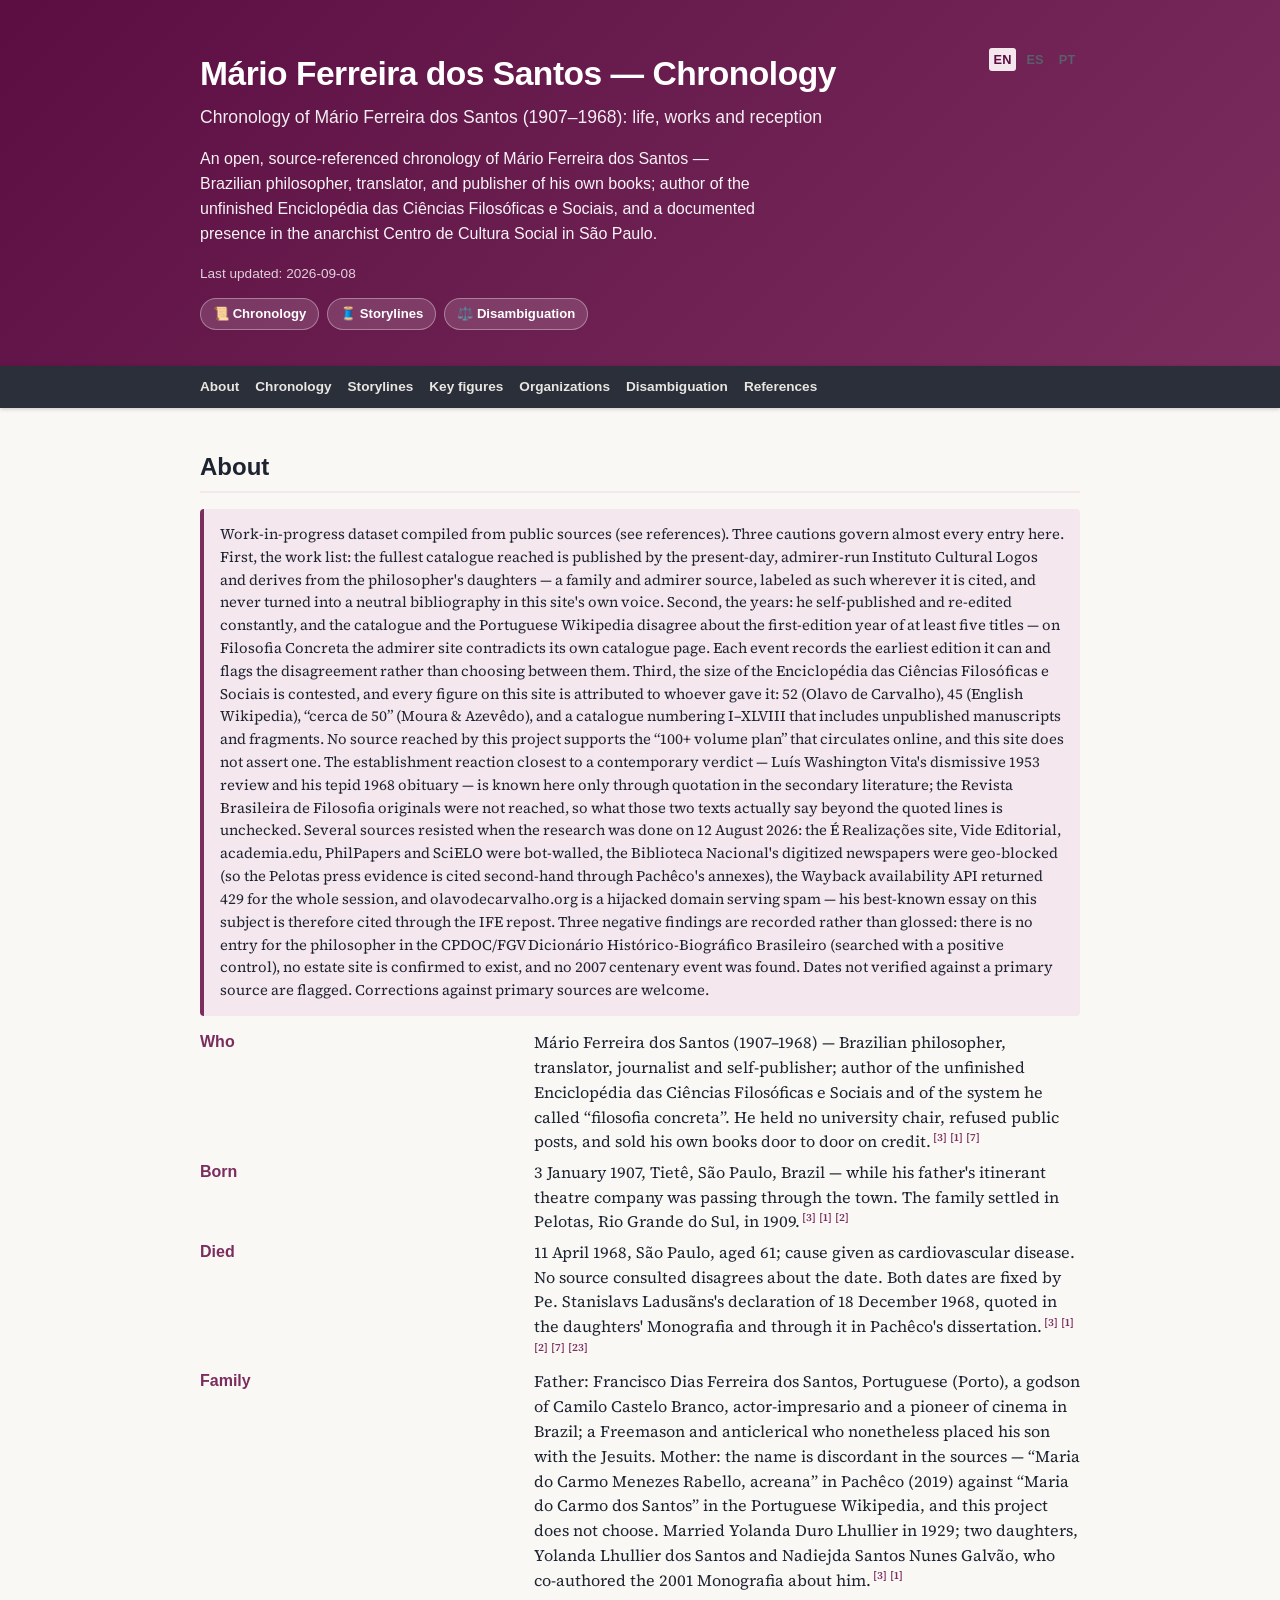
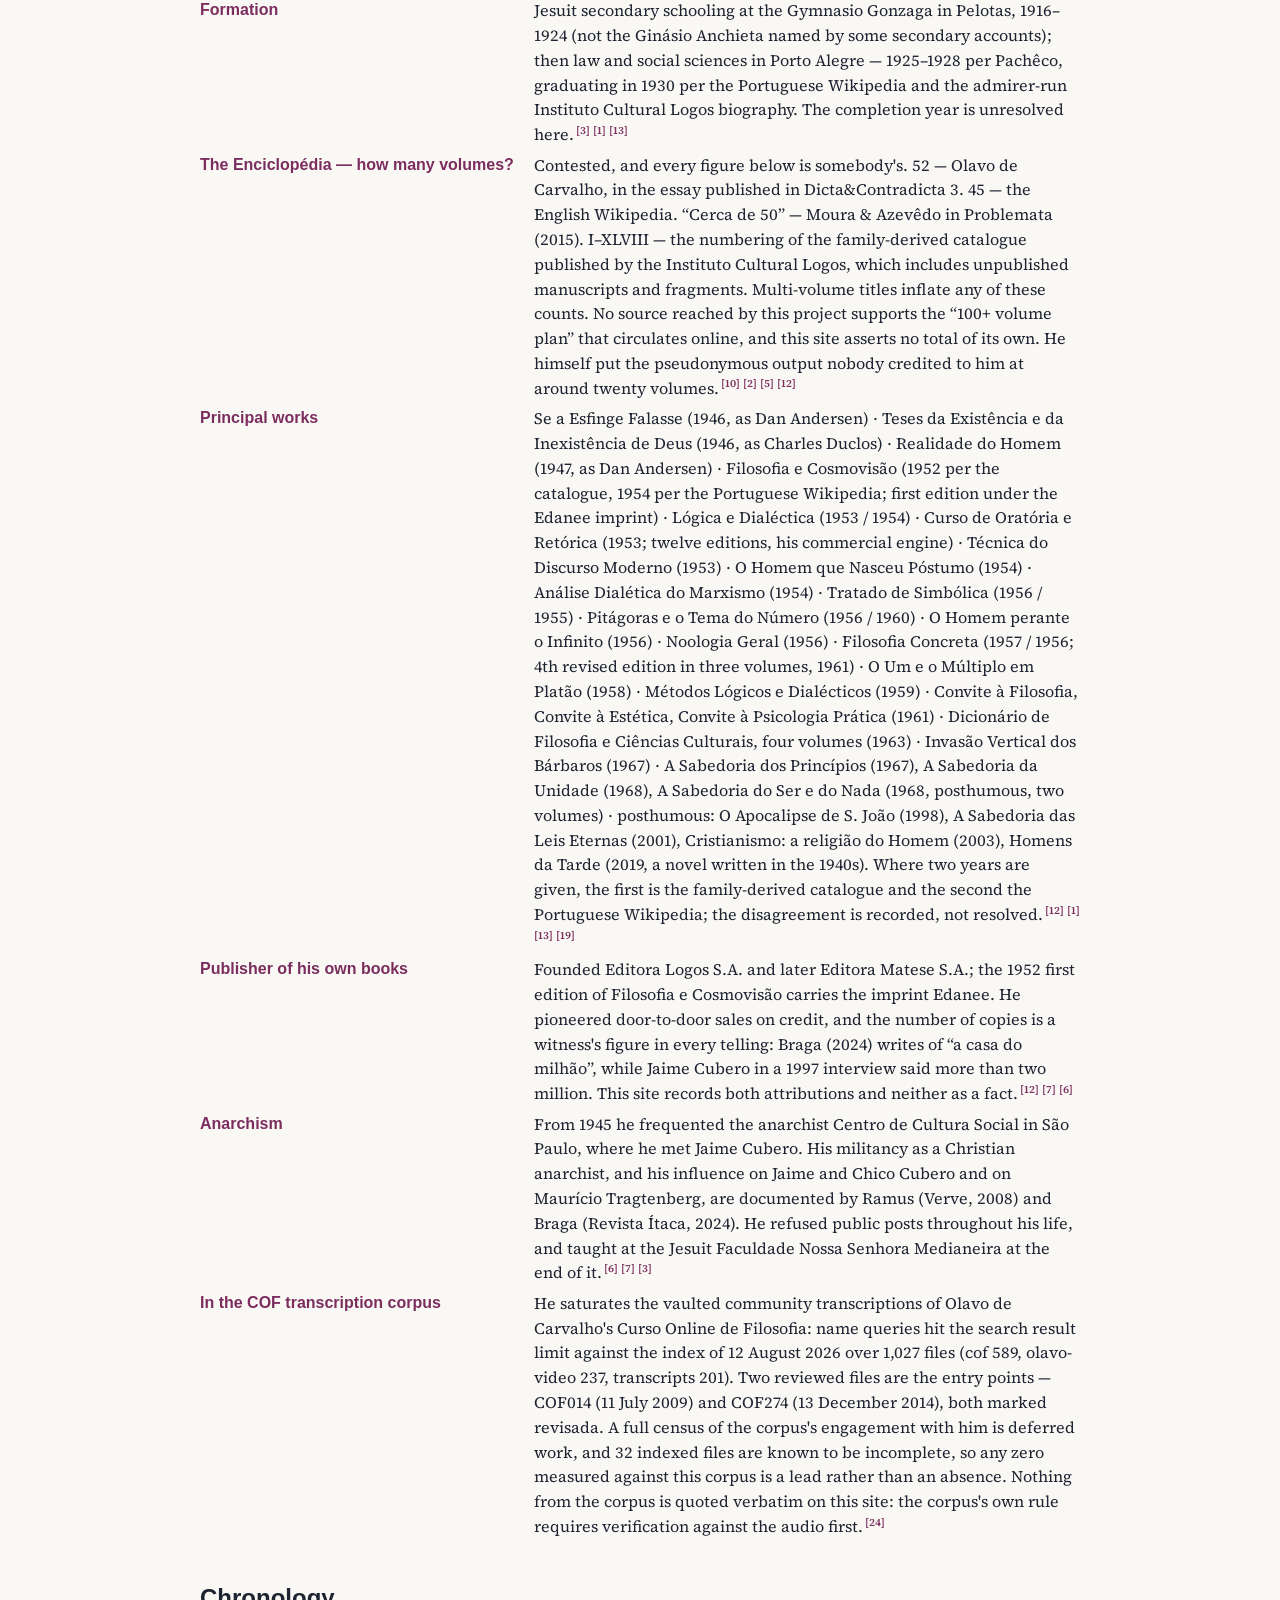
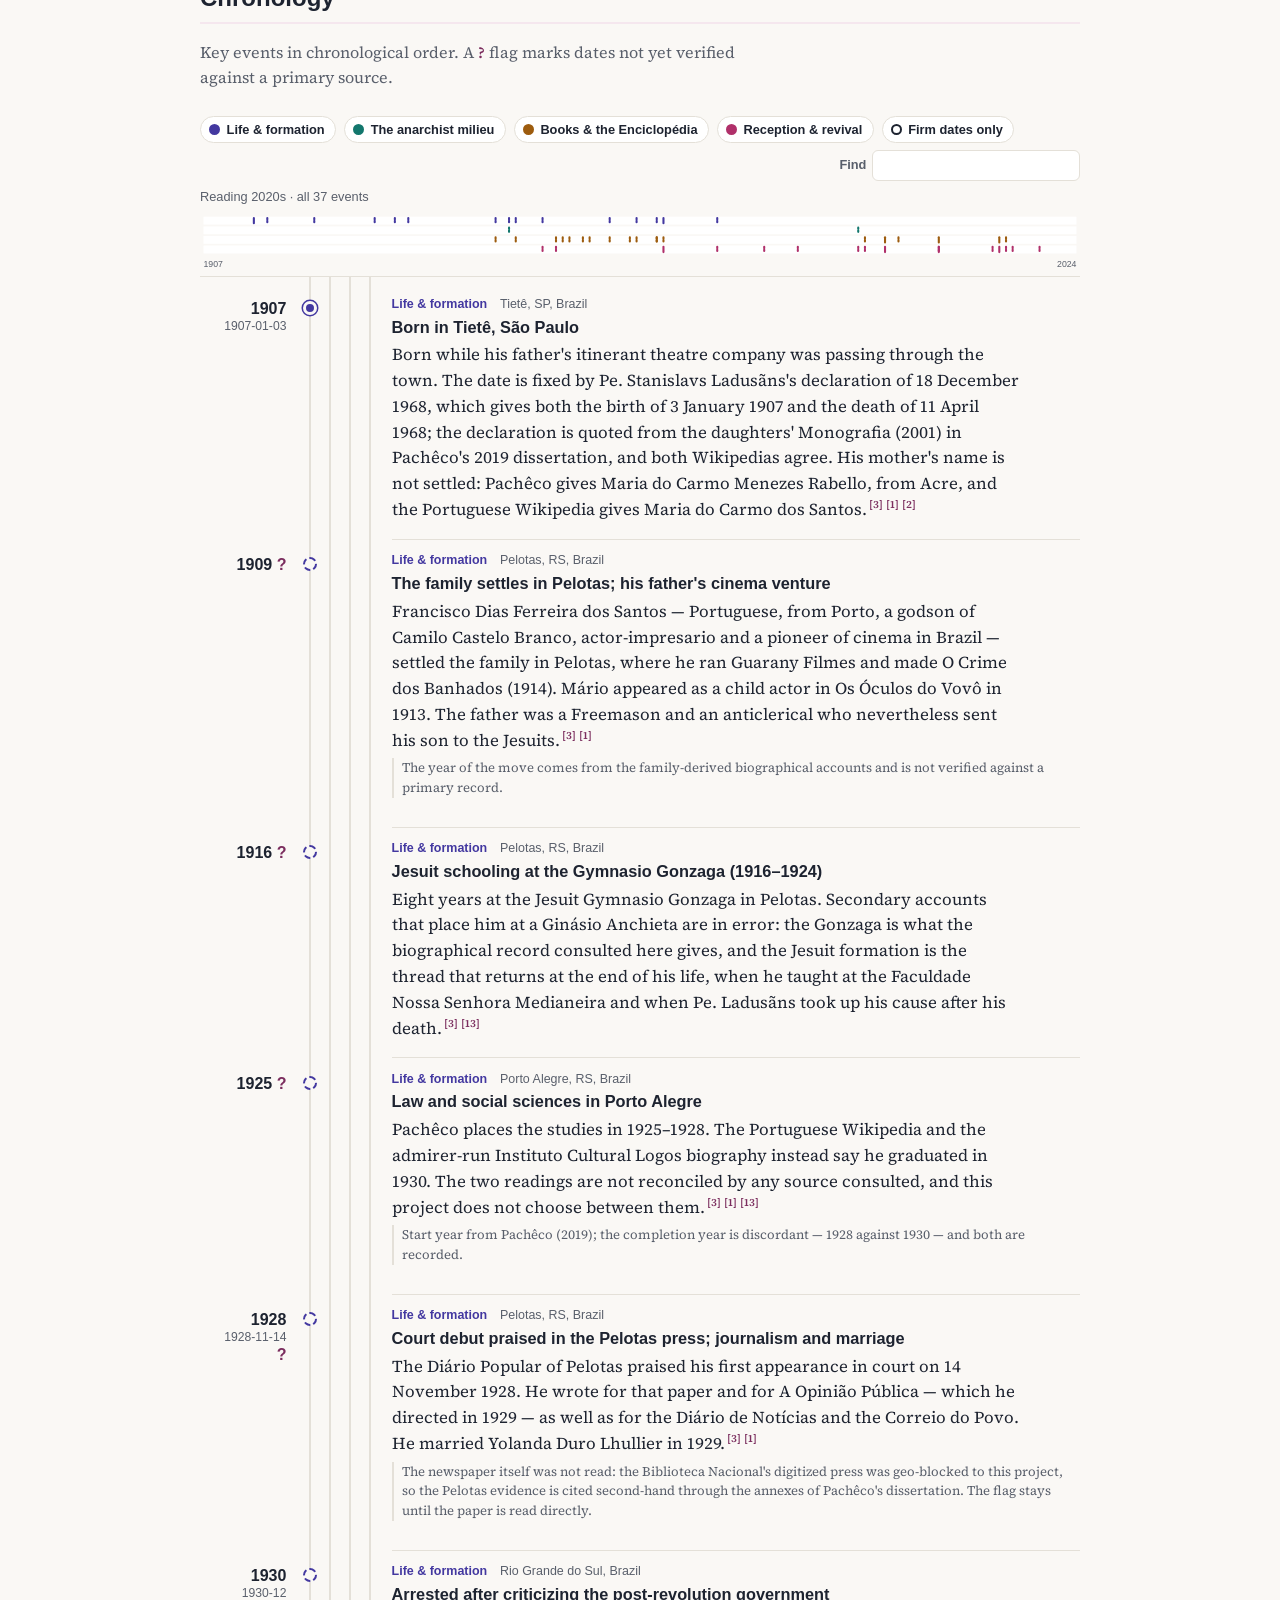
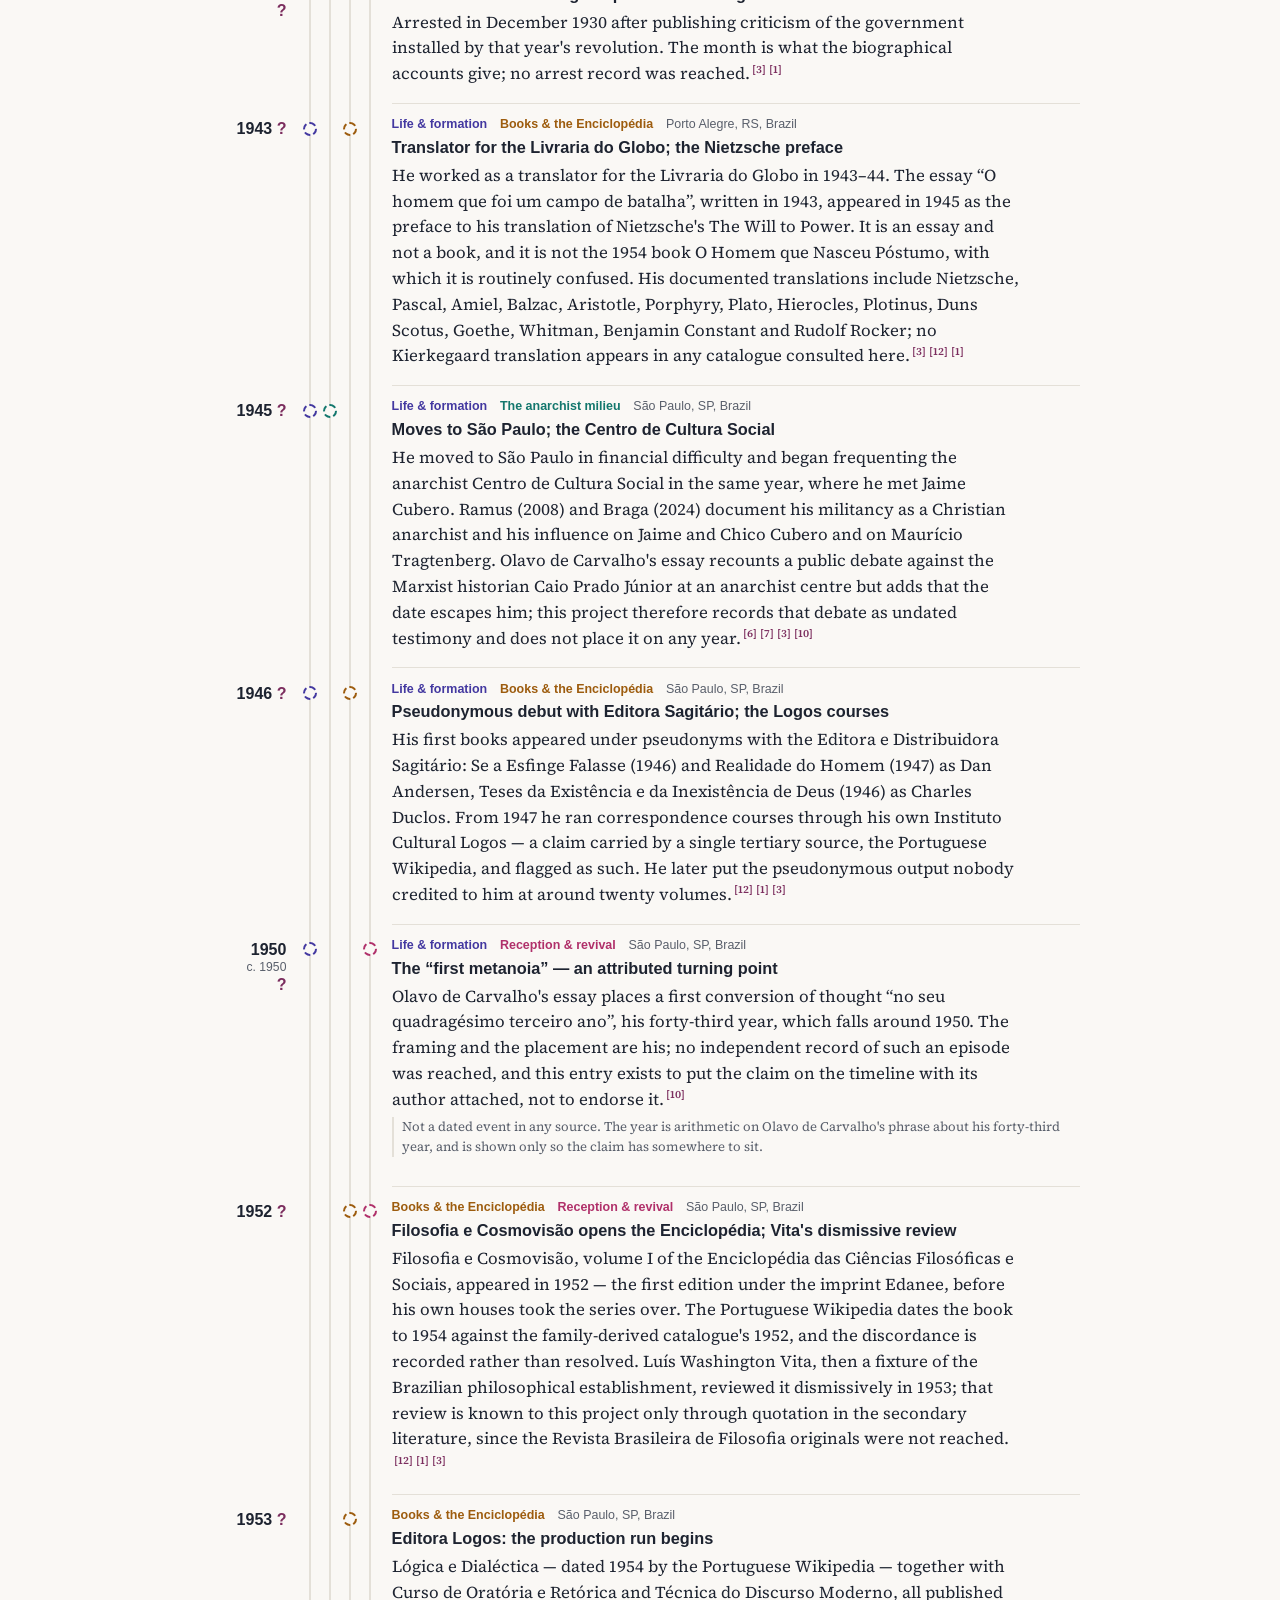
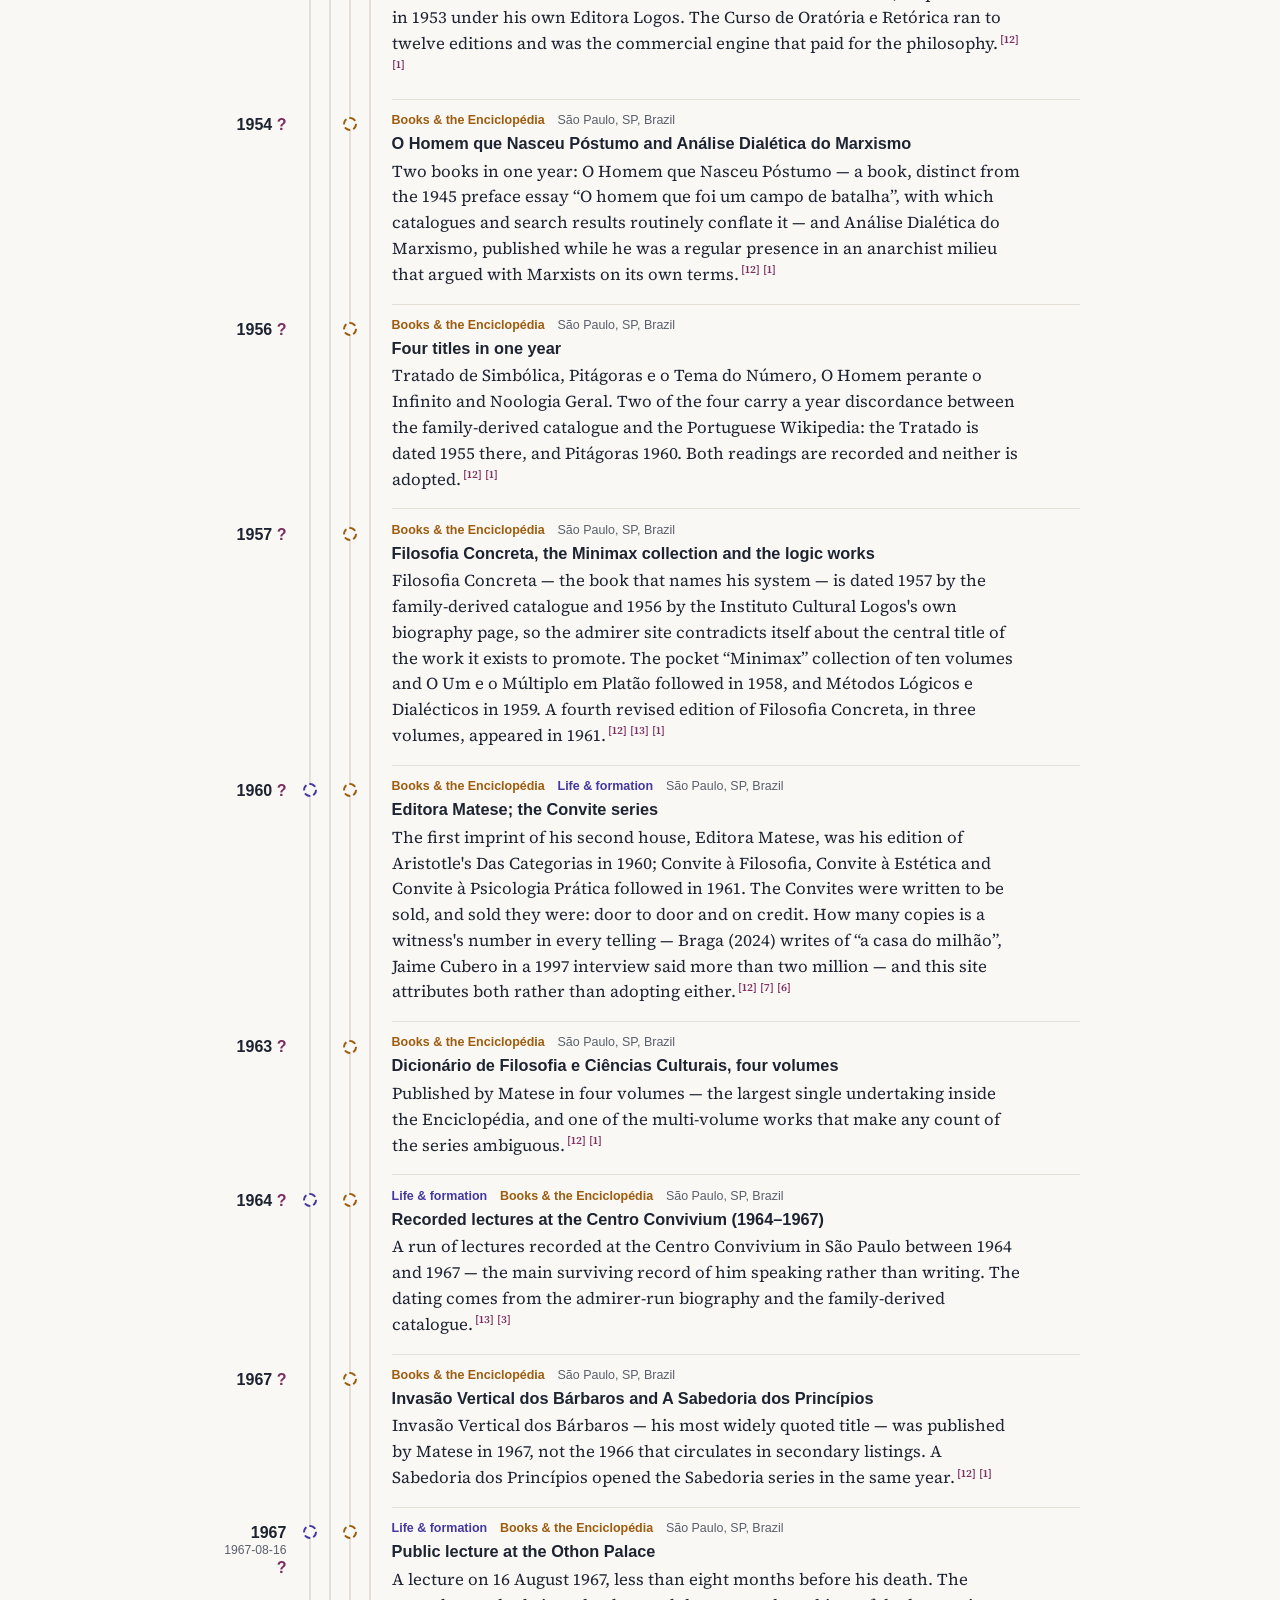
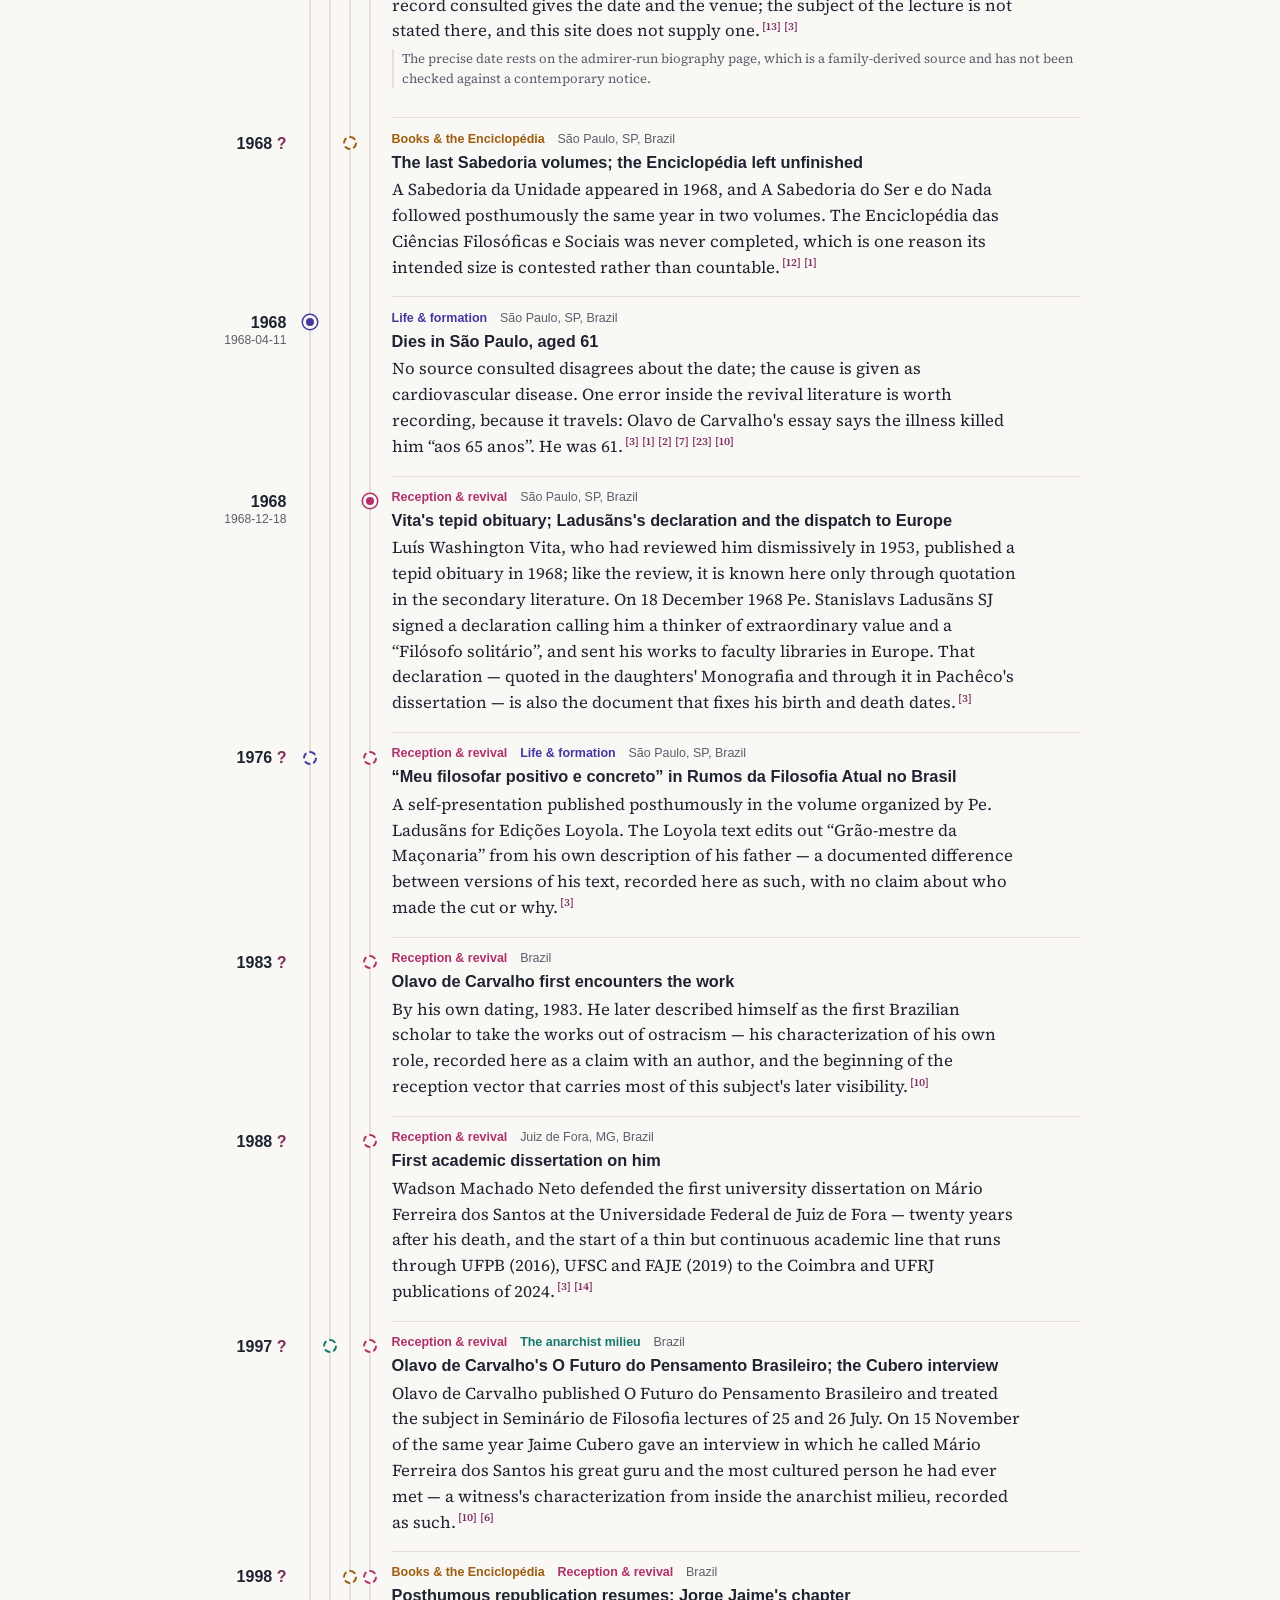
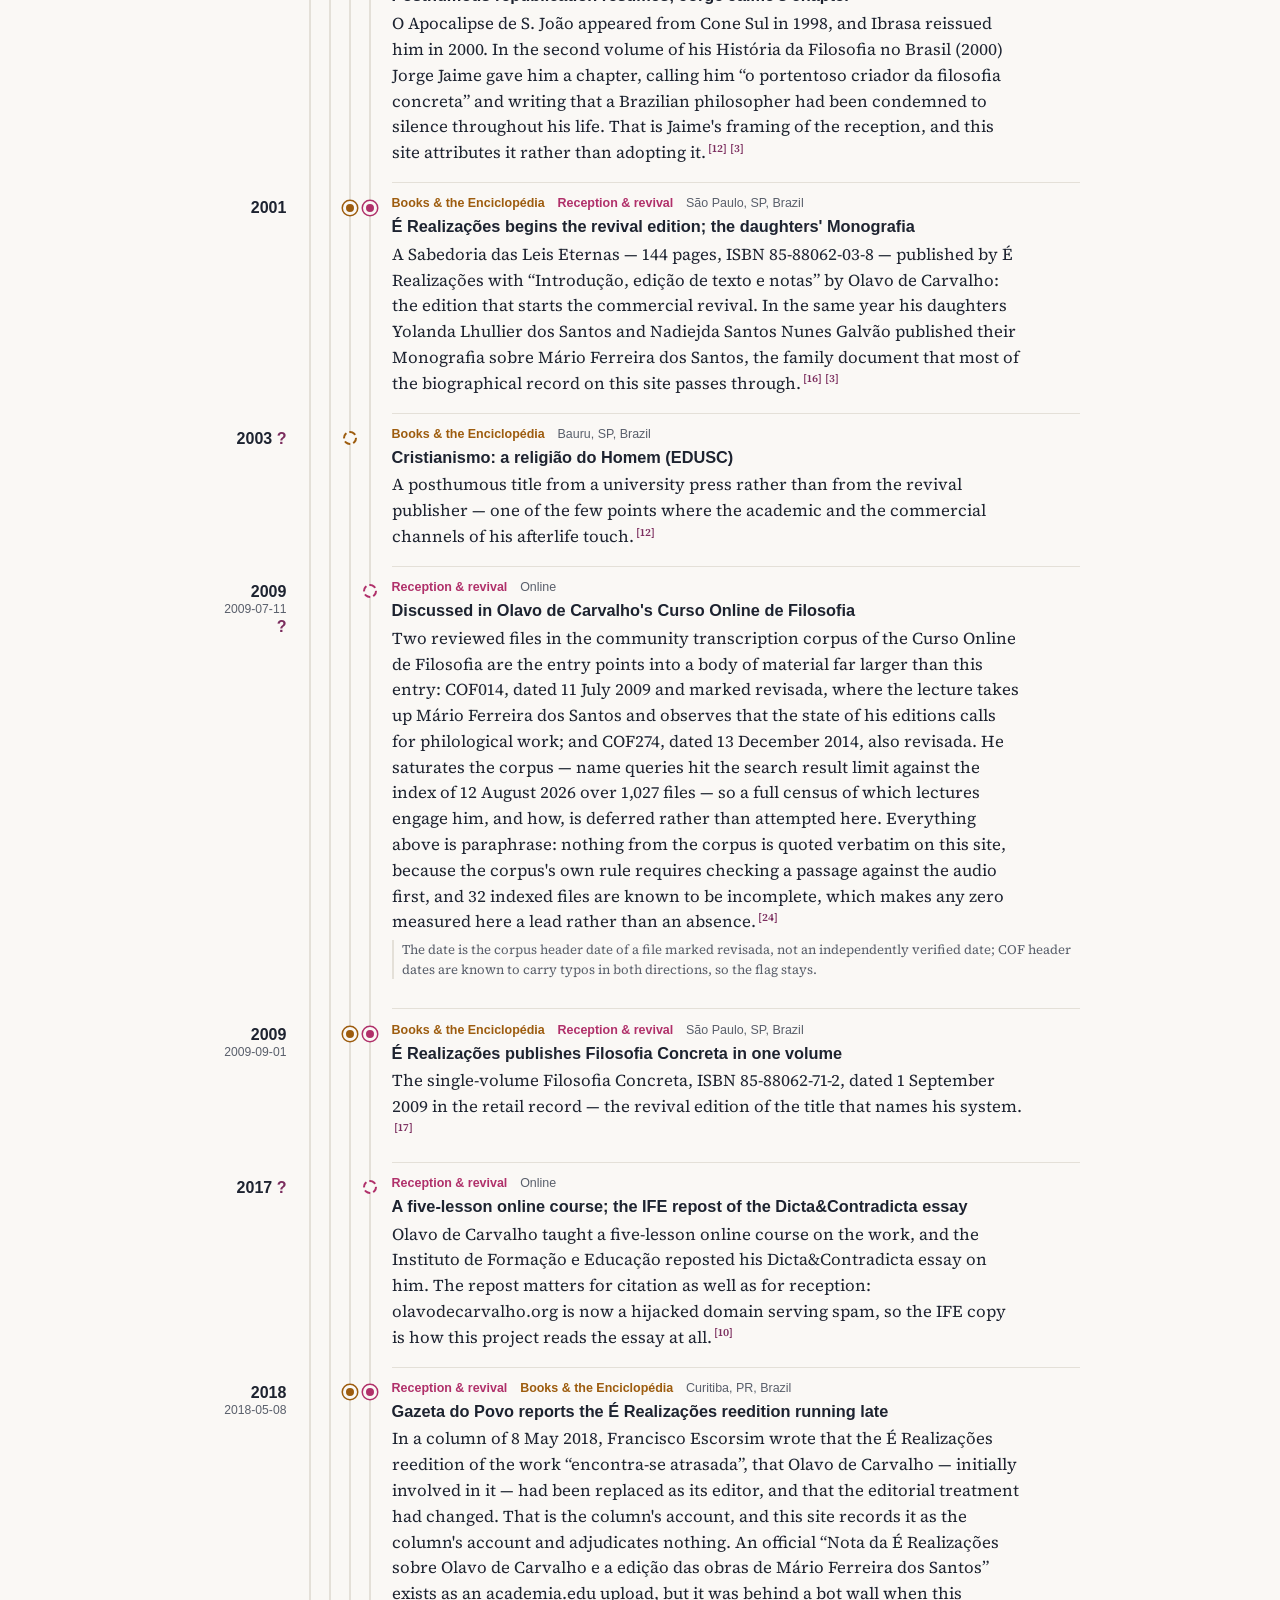
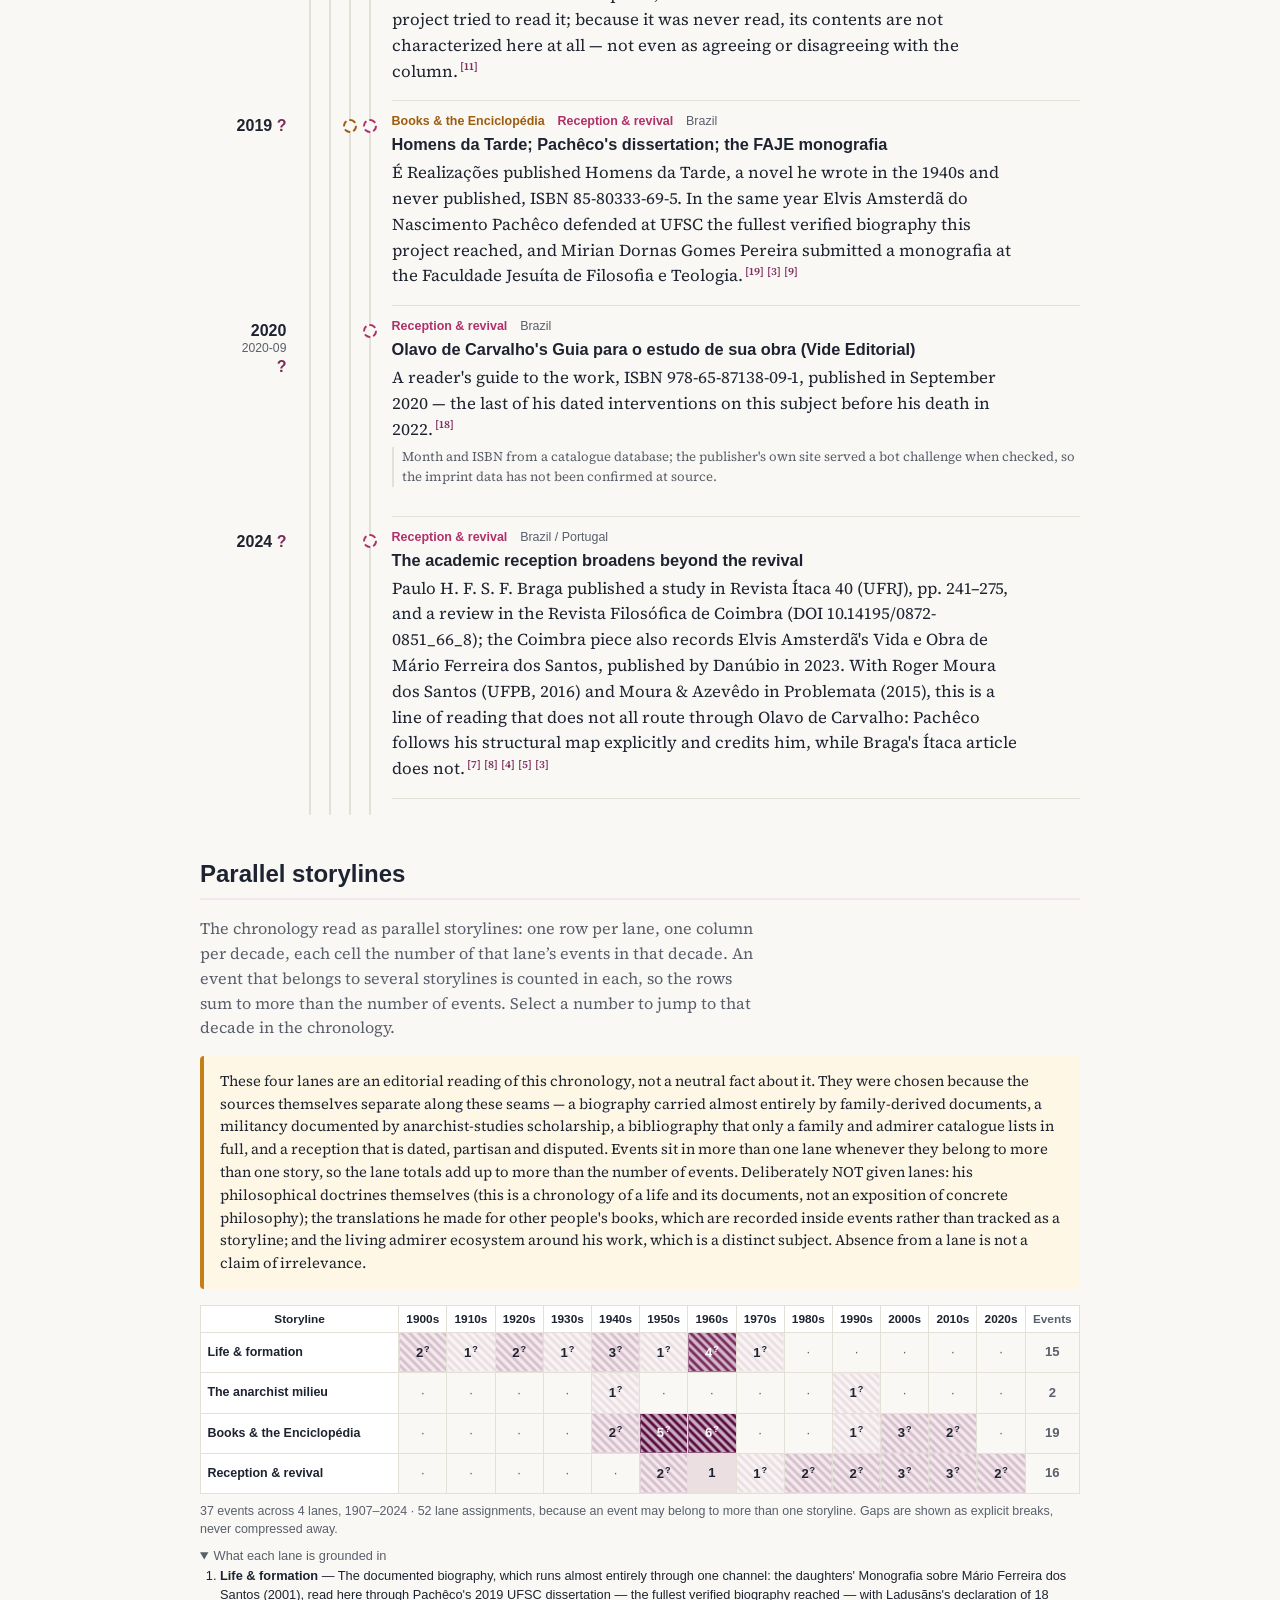
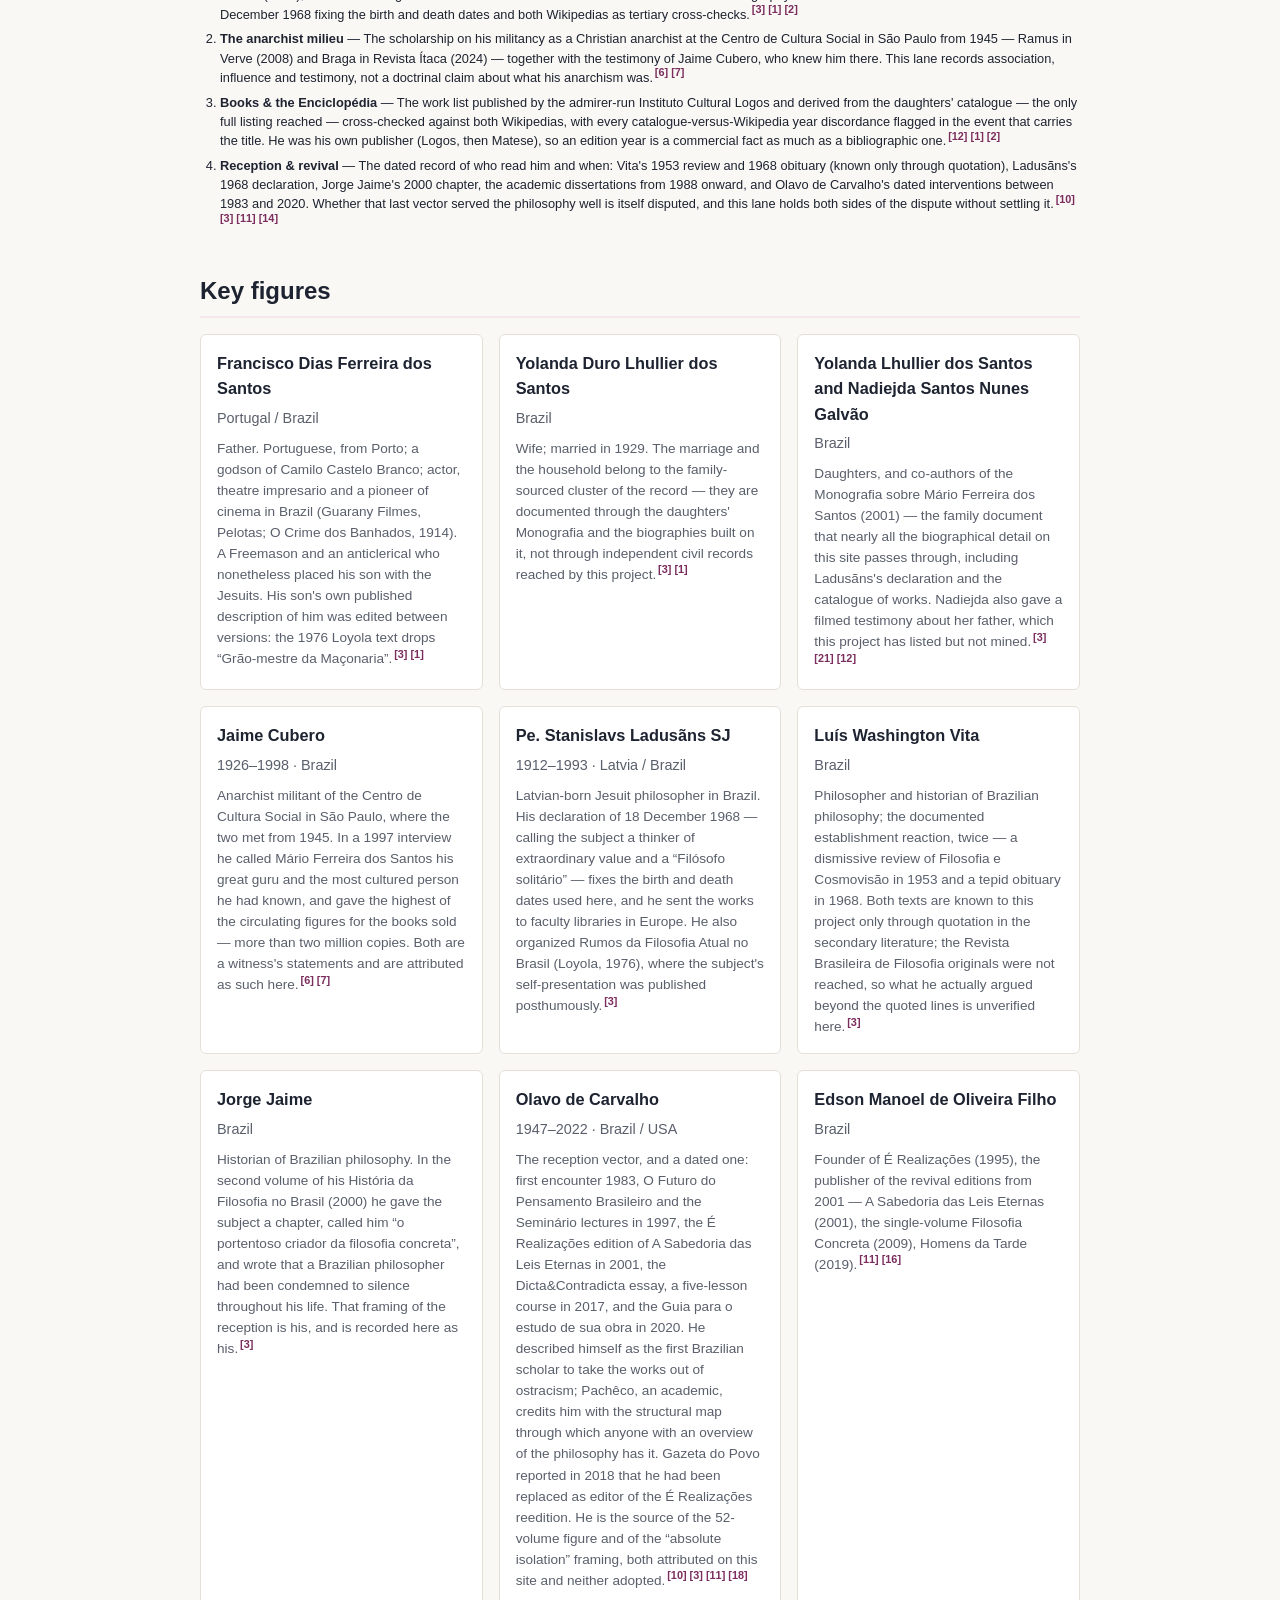
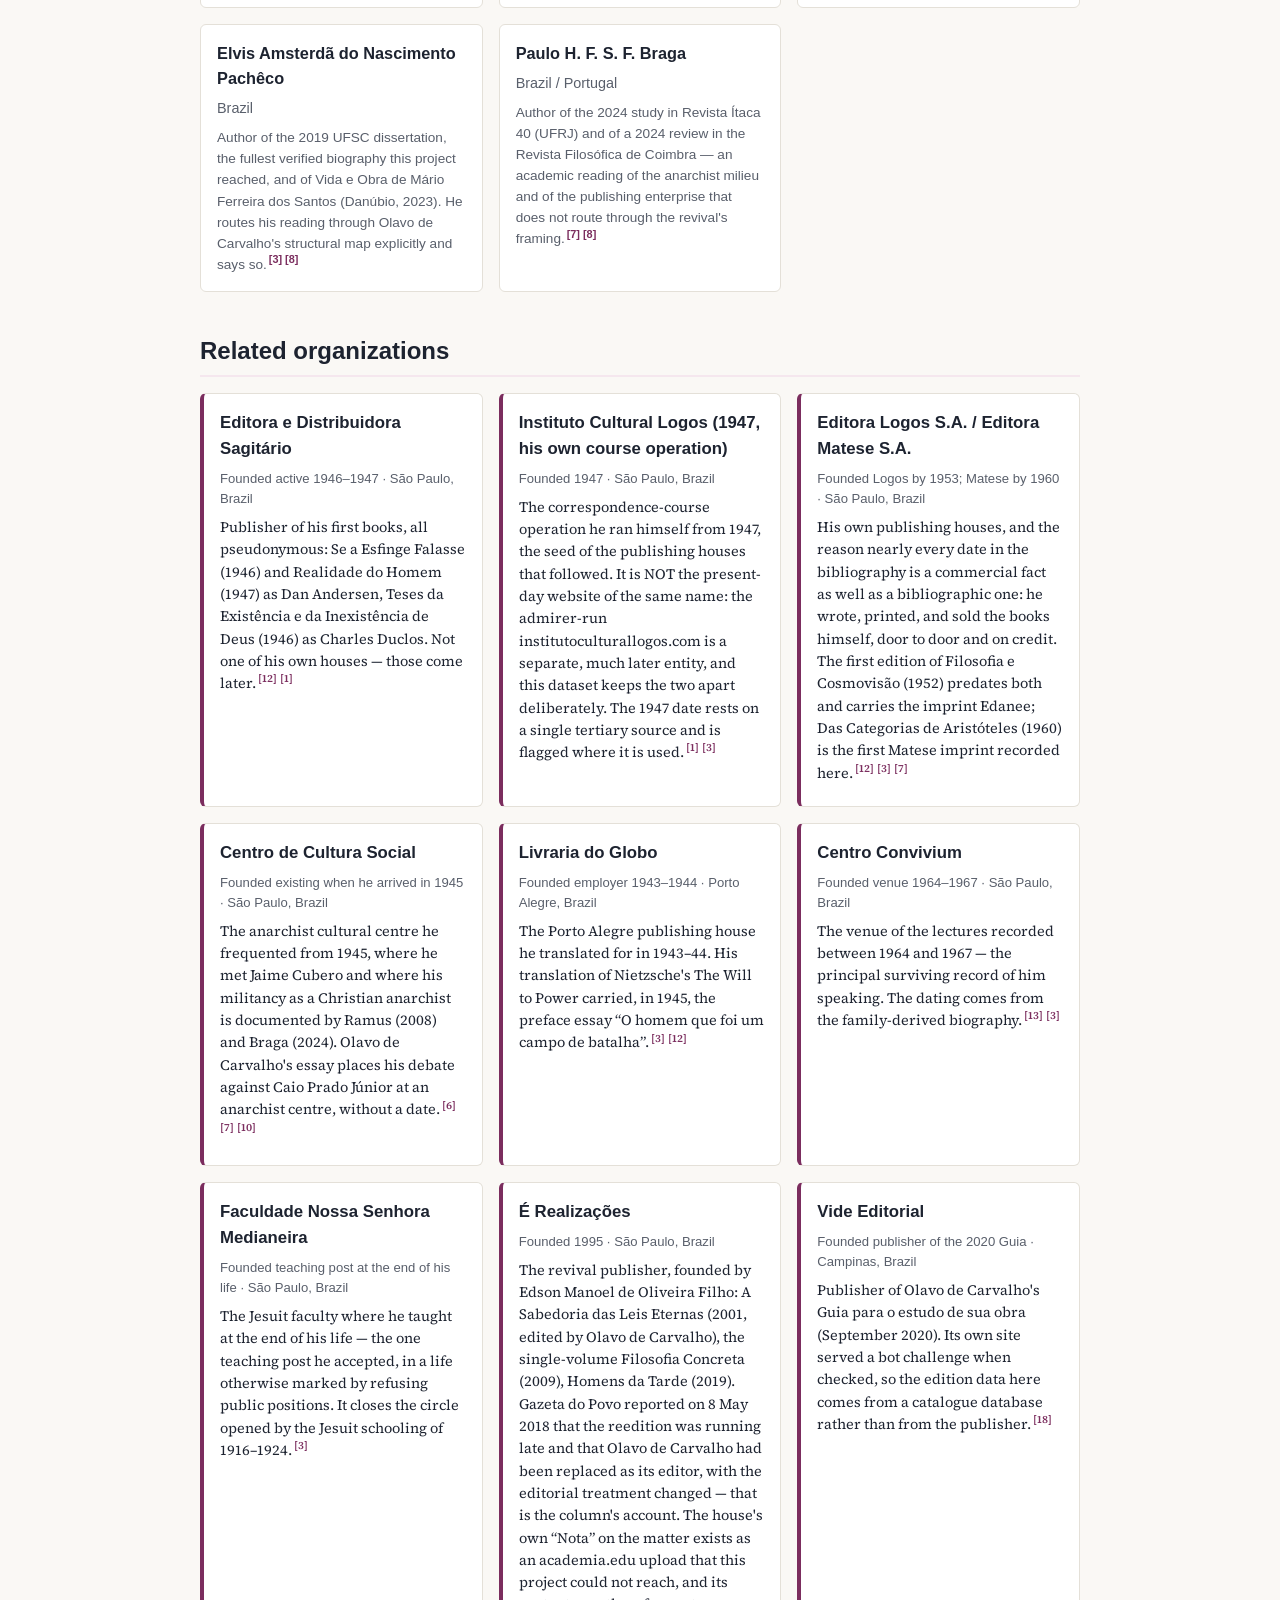
<file: docs/index.html>
<!DOCTYPE html>
<html lang="en">
<head>
  <meta charset="utf-8">
  <link rel="canonical" href="https://cronologia.github.io/marioferreirasantos/en/">
  <link rel="alternate" hreflang="en" href="https://cronologia.github.io/marioferreirasantos/en/">
  <link rel="alternate" hreflang="es" href="https://cronologia.github.io/marioferreirasantos/es/">
  <link rel="alternate" hreflang="pt" href="https://cronologia.github.io/marioferreirasantos/pt/">
  <link rel="alternate" hreflang="x-default" href="https://cronologia.github.io/marioferreirasantos/en/">
  <script>
    (function () {
      var supported = ["en","es","pt"];
      var stored = null; try { stored = localStorage.getItem('lang'); } catch (e) {}
      var nav = (navigator.language || 'en').slice(0, 2).toLowerCase();
      var pick = supported.indexOf(stored) >= 0 ? stored : (supported.indexOf(nav) >= 0 ? nav : 'en');
      location.replace('./' + pick + '/');
    })();
  </script>
  <noscript><meta http-equiv="refresh" content="0; url=./en/"></noscript>
  <title>Cronologia</title>
</head>
<body><p>Redirecting… <a href="./en/">English</a> · <a href="./es/">Español</a> · <a href="./pt/">Português</a></p></body>
</html>
</file>
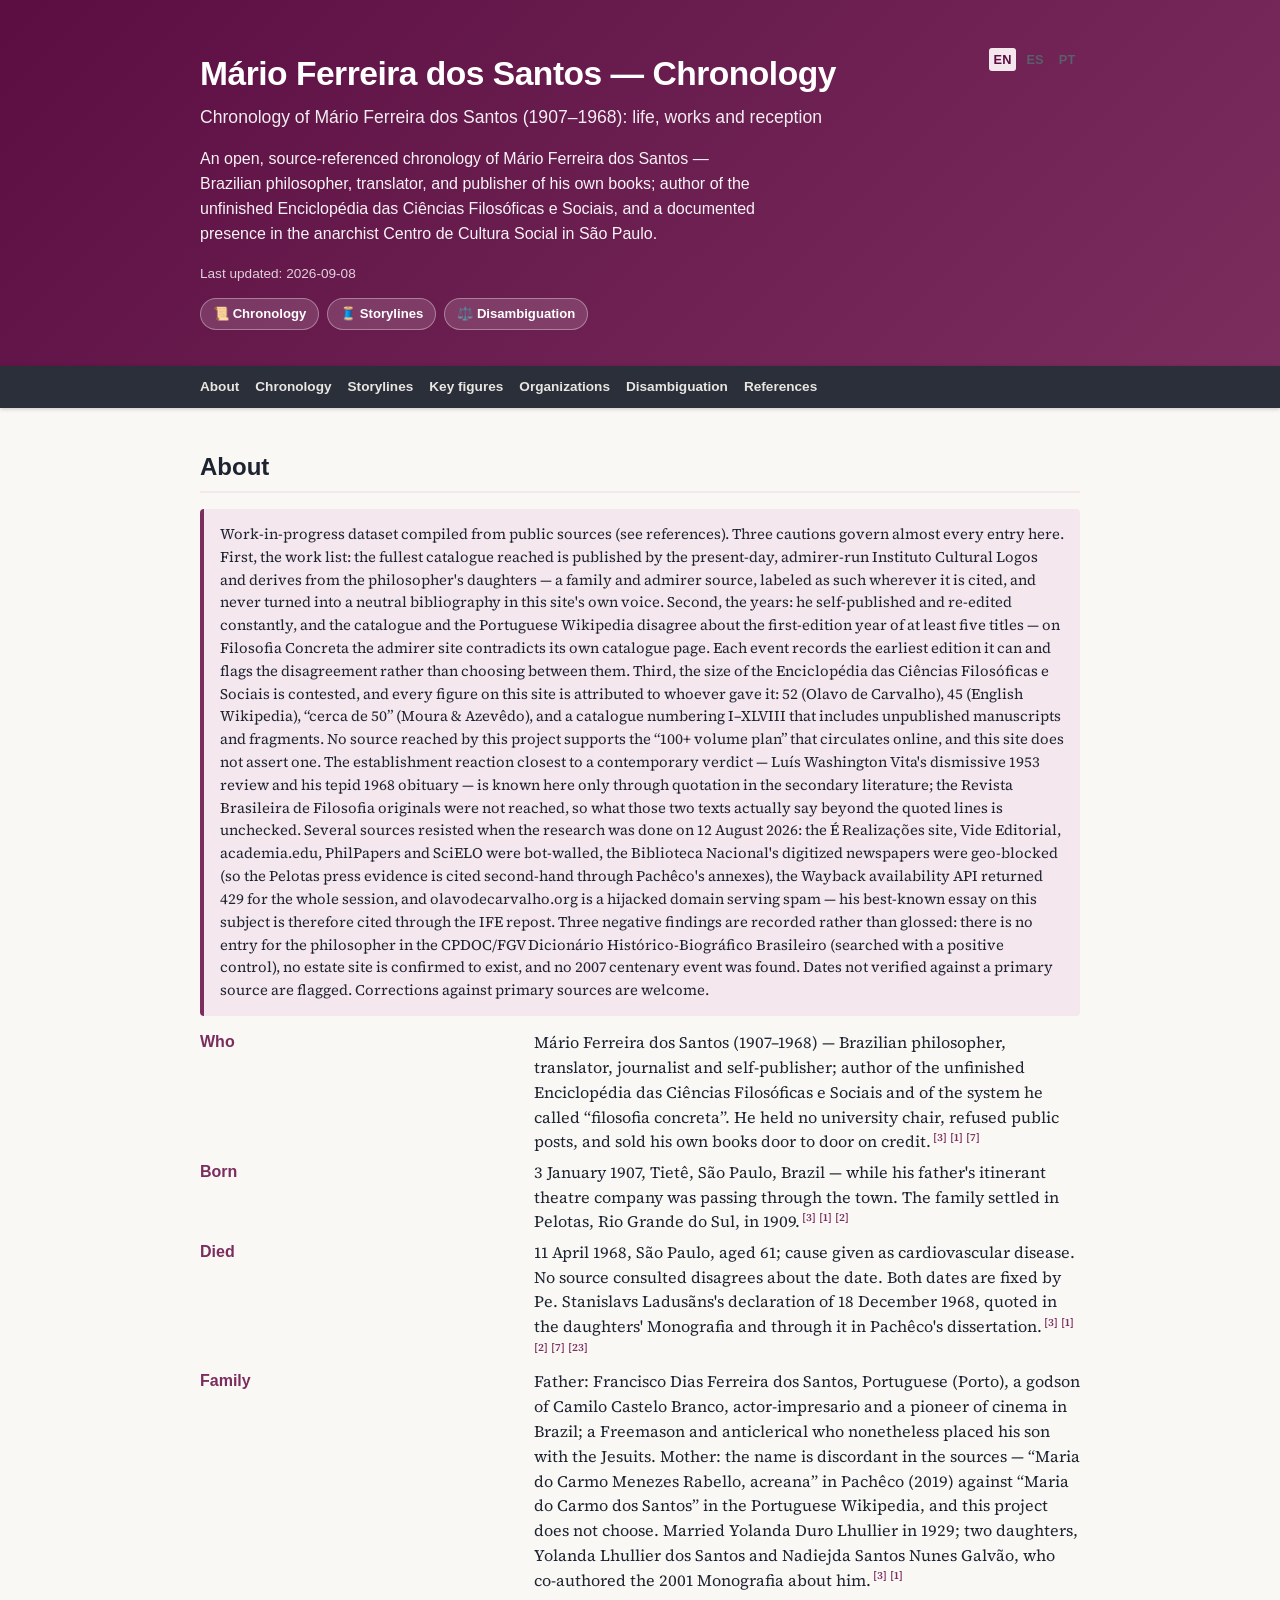
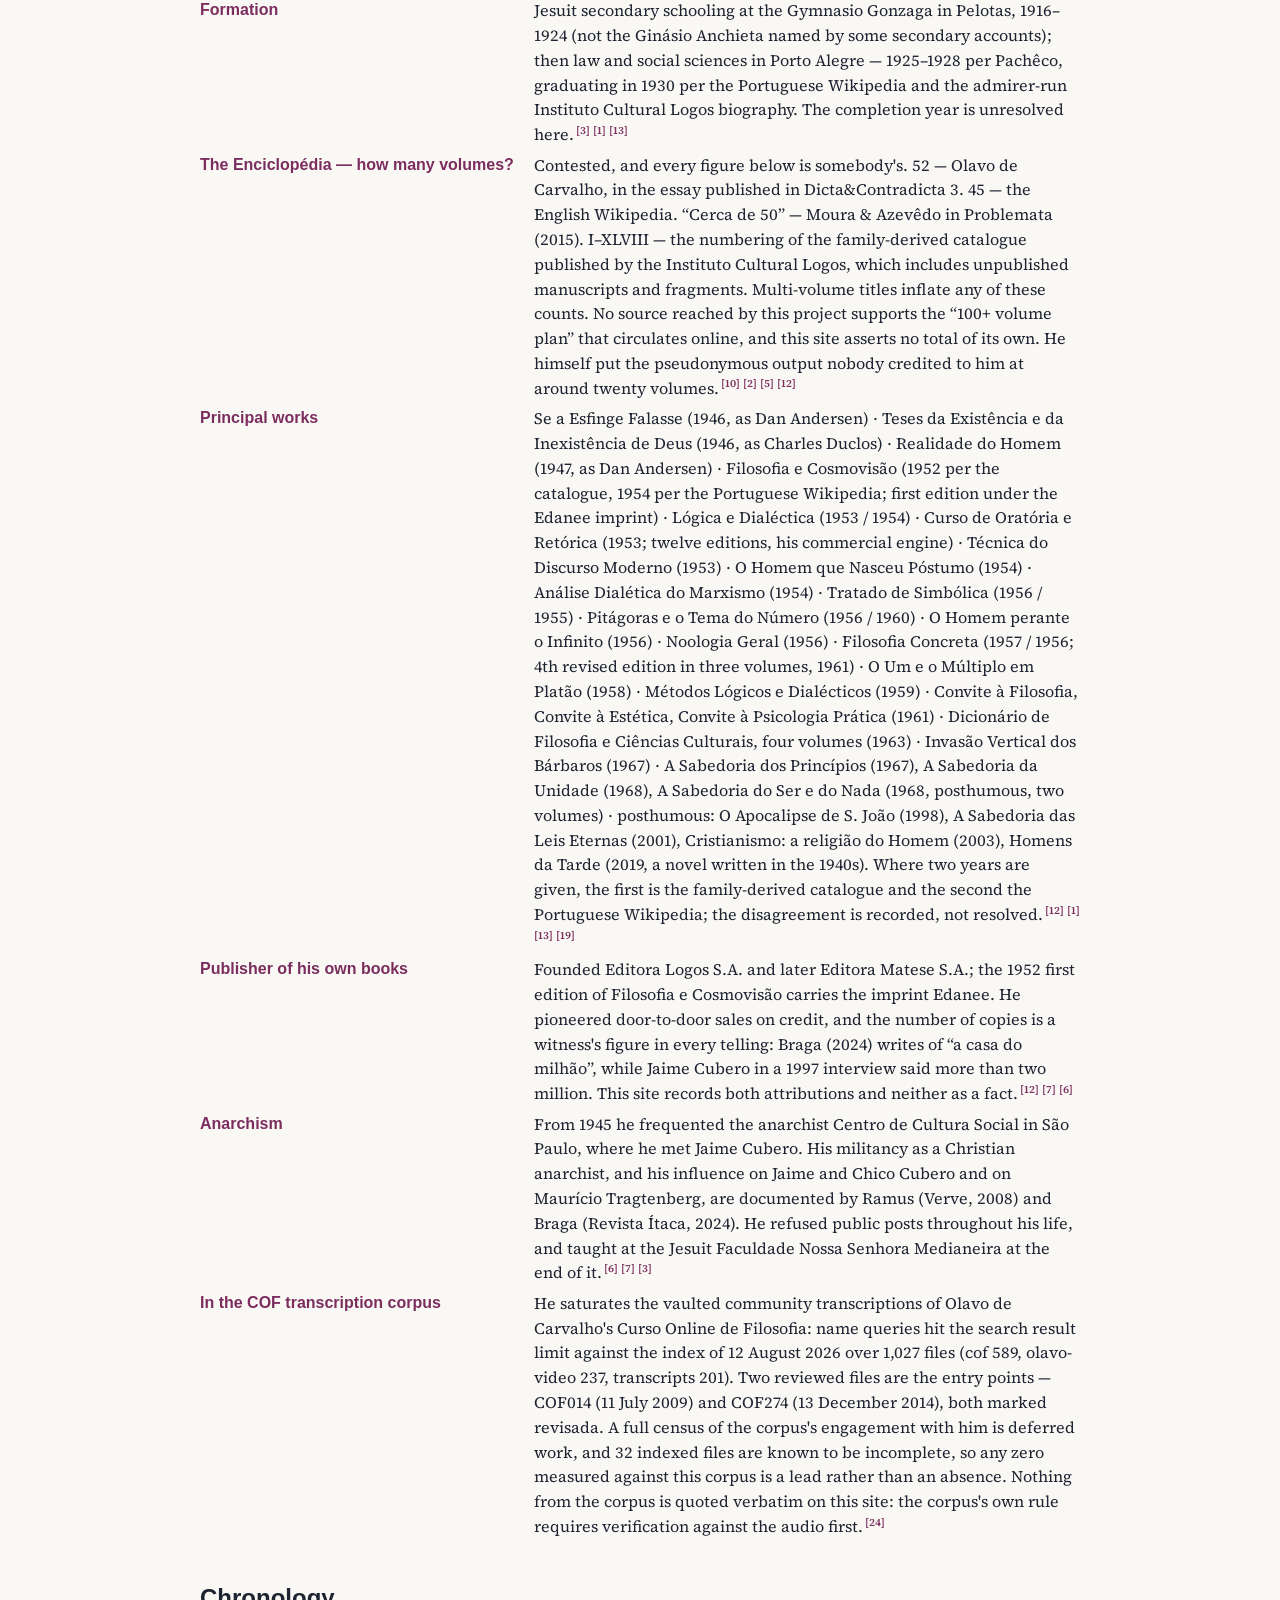
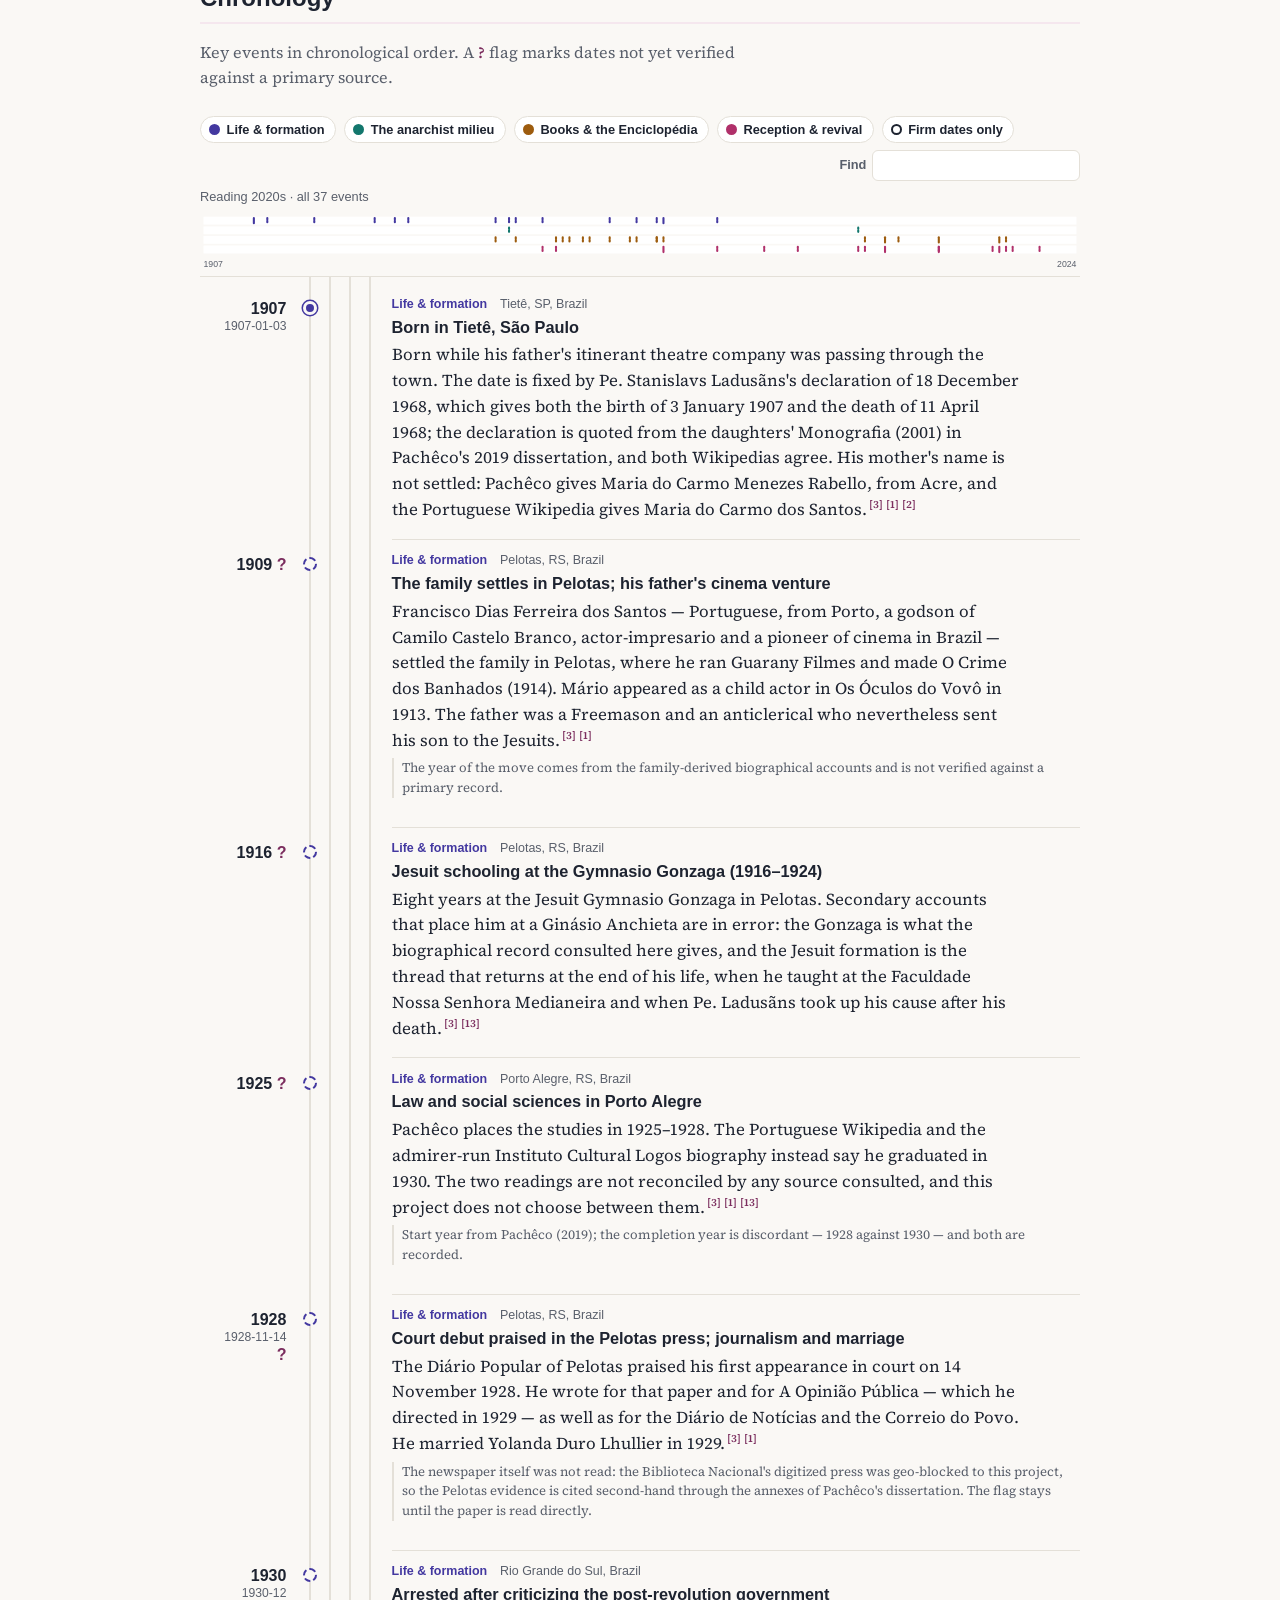
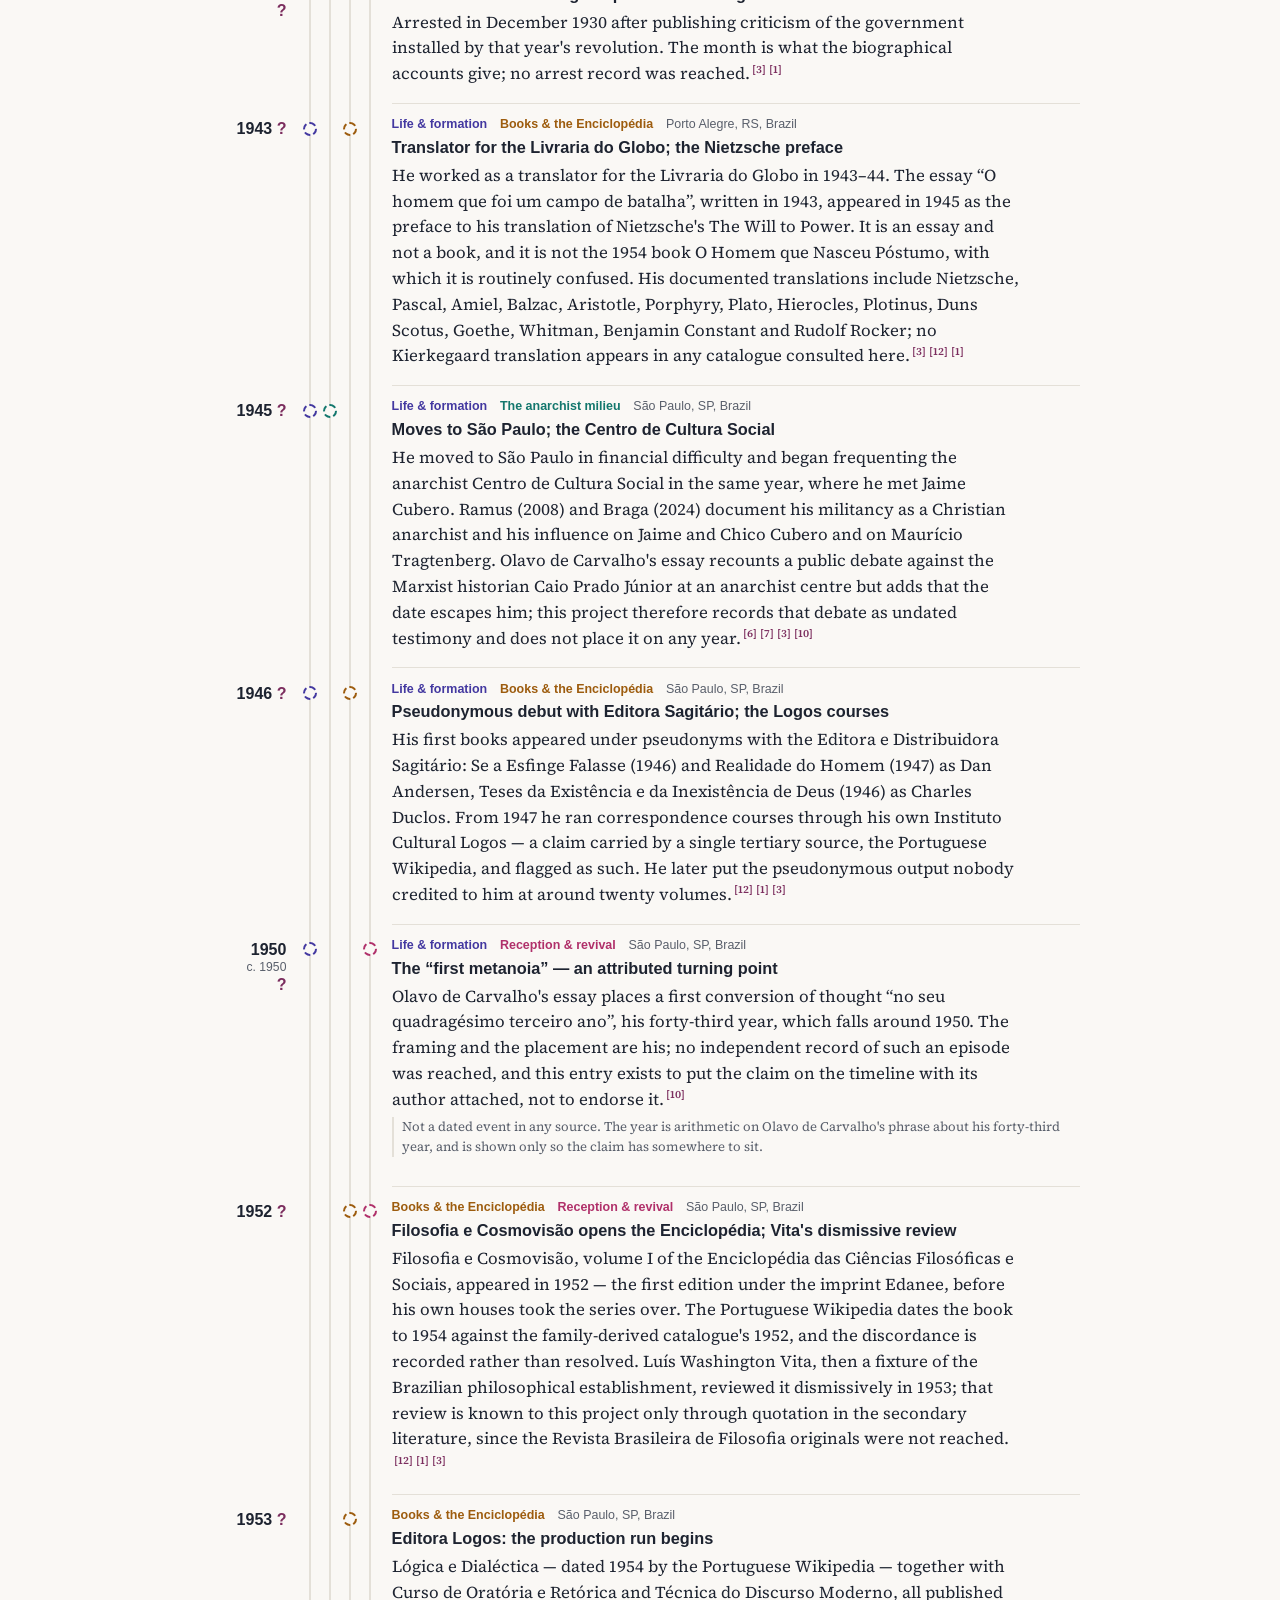
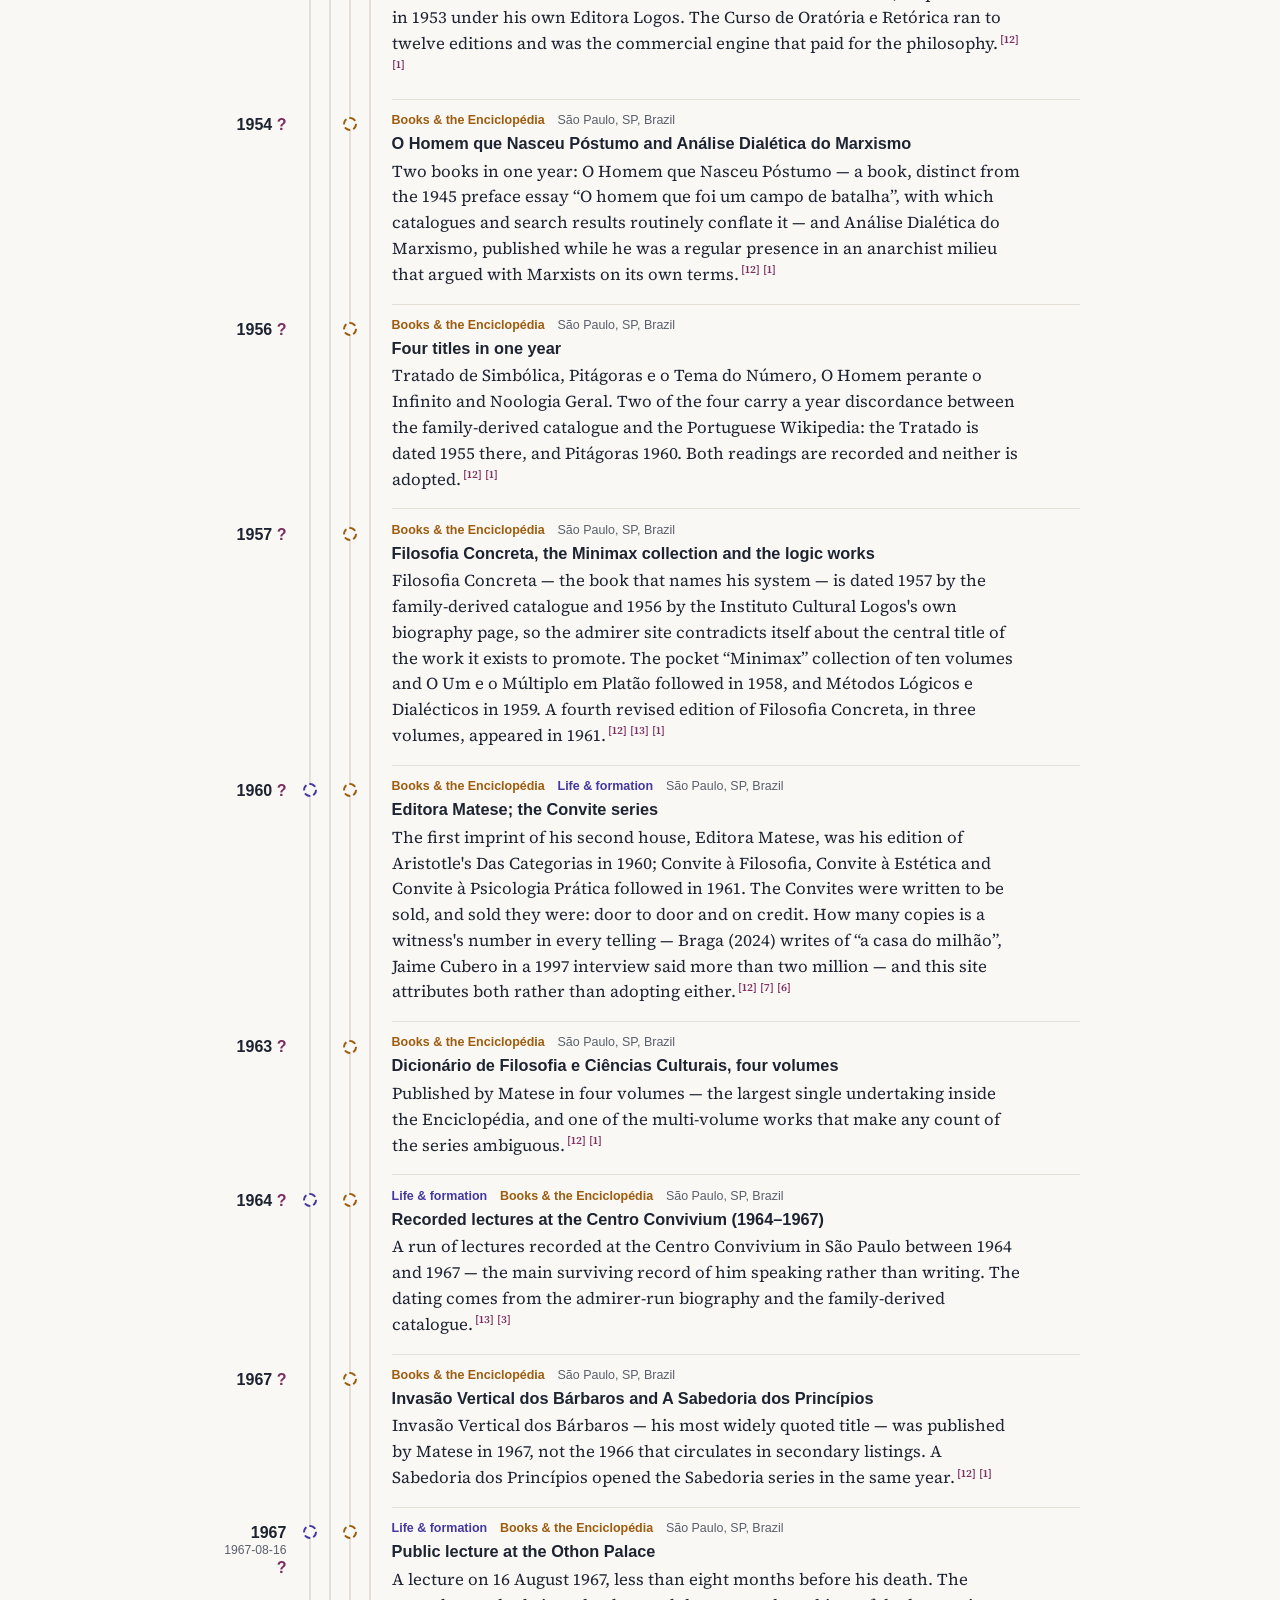
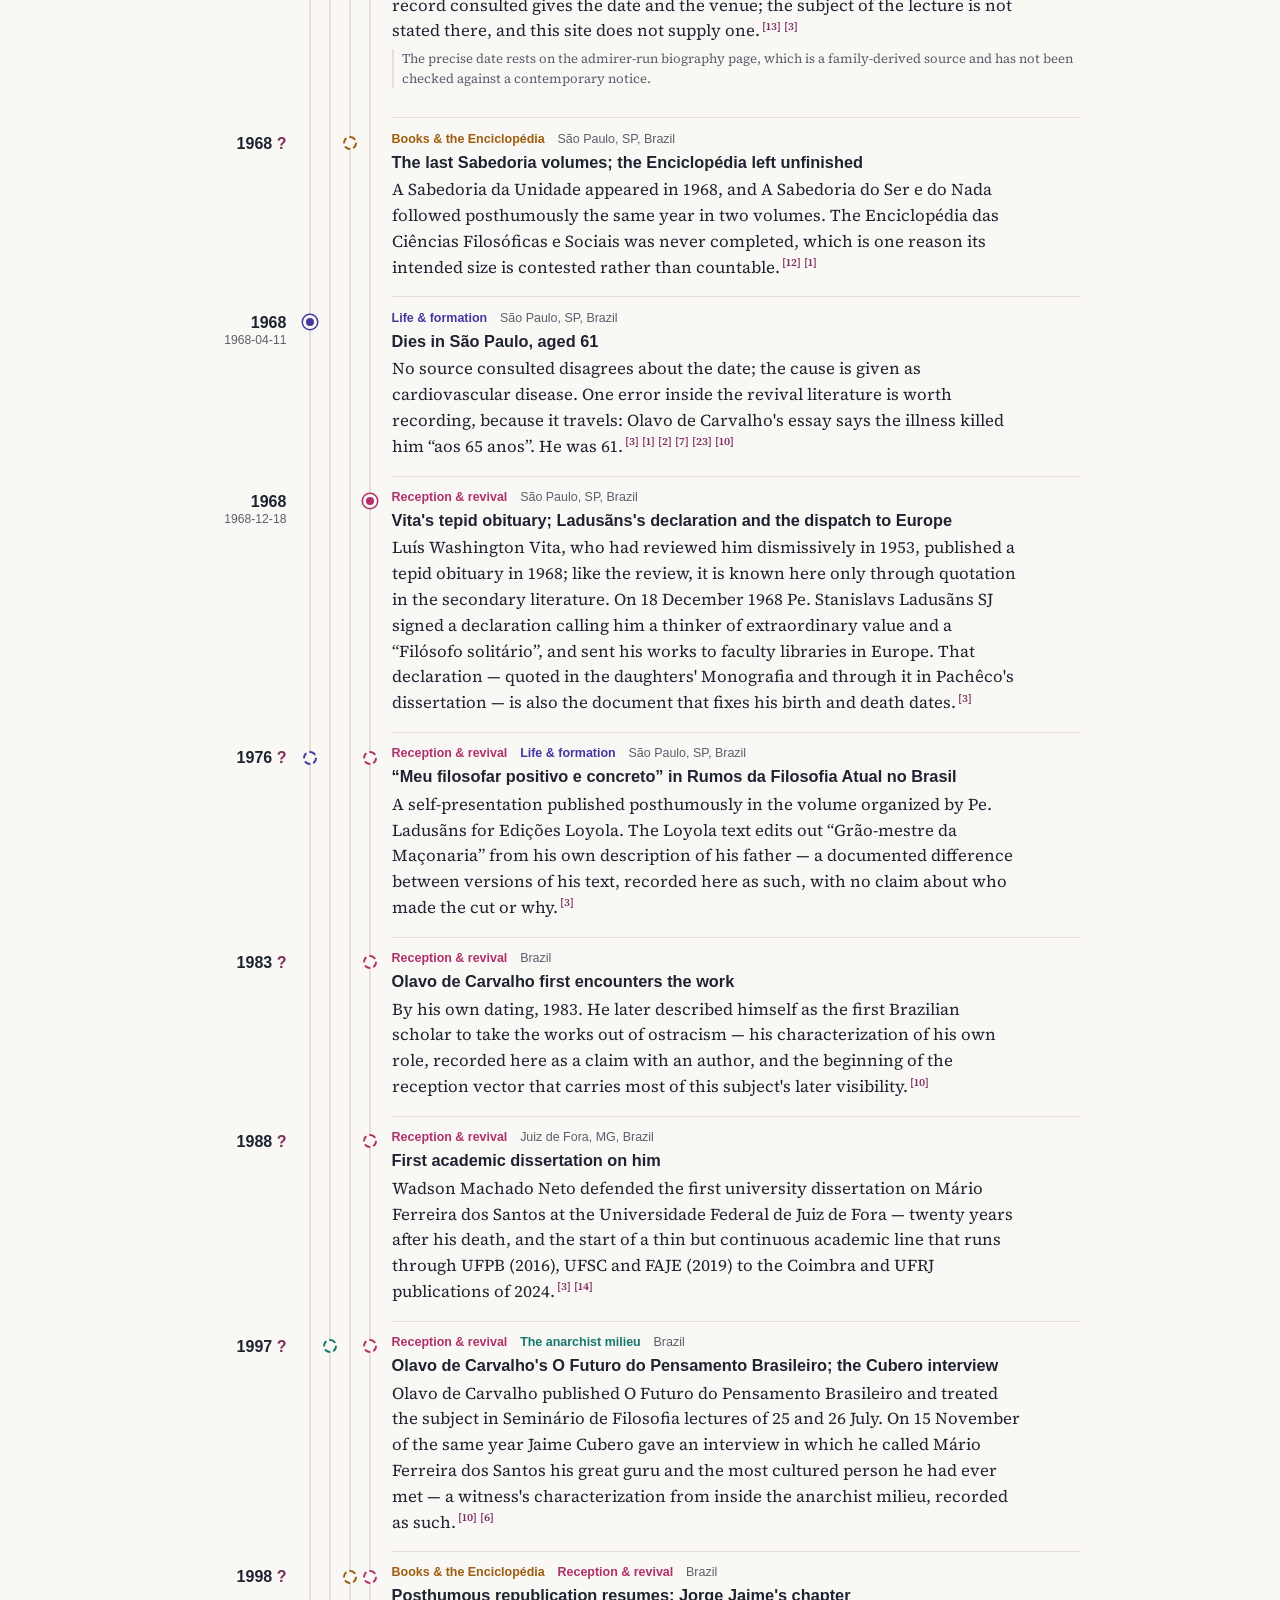
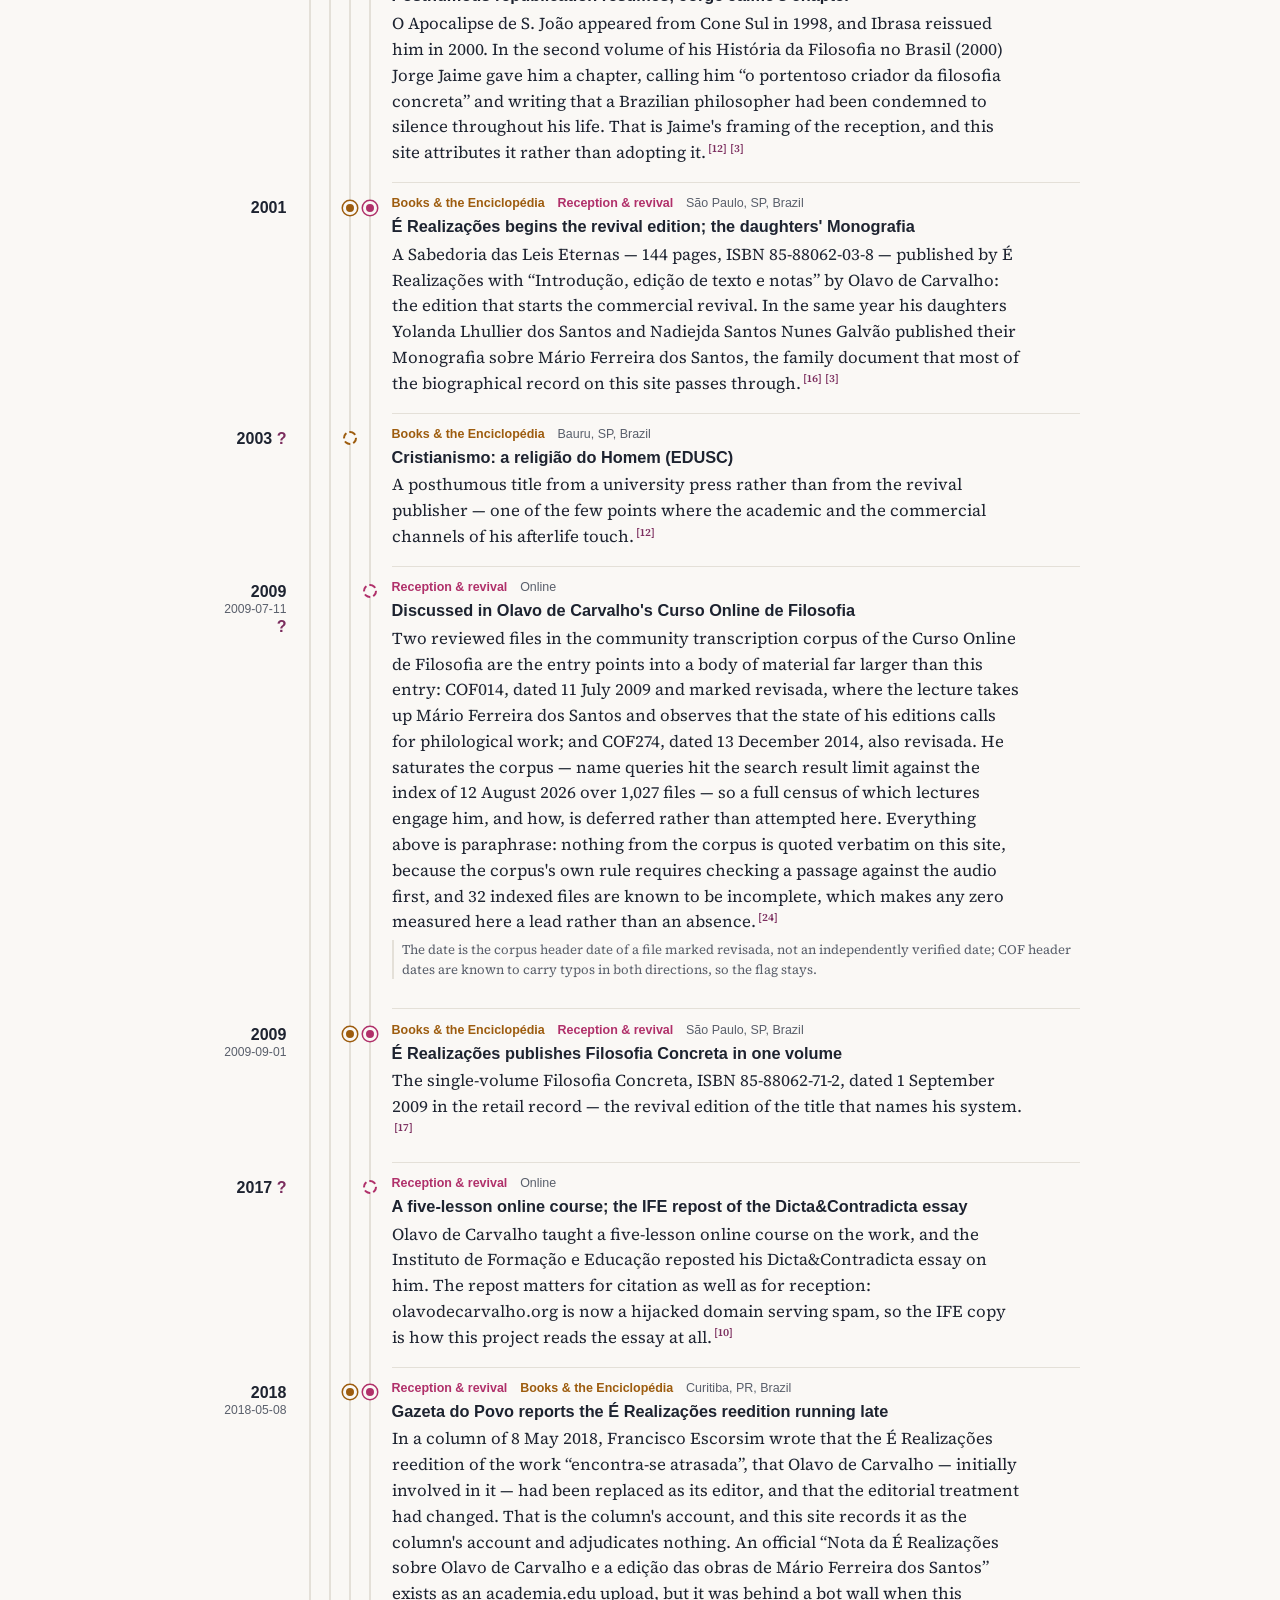
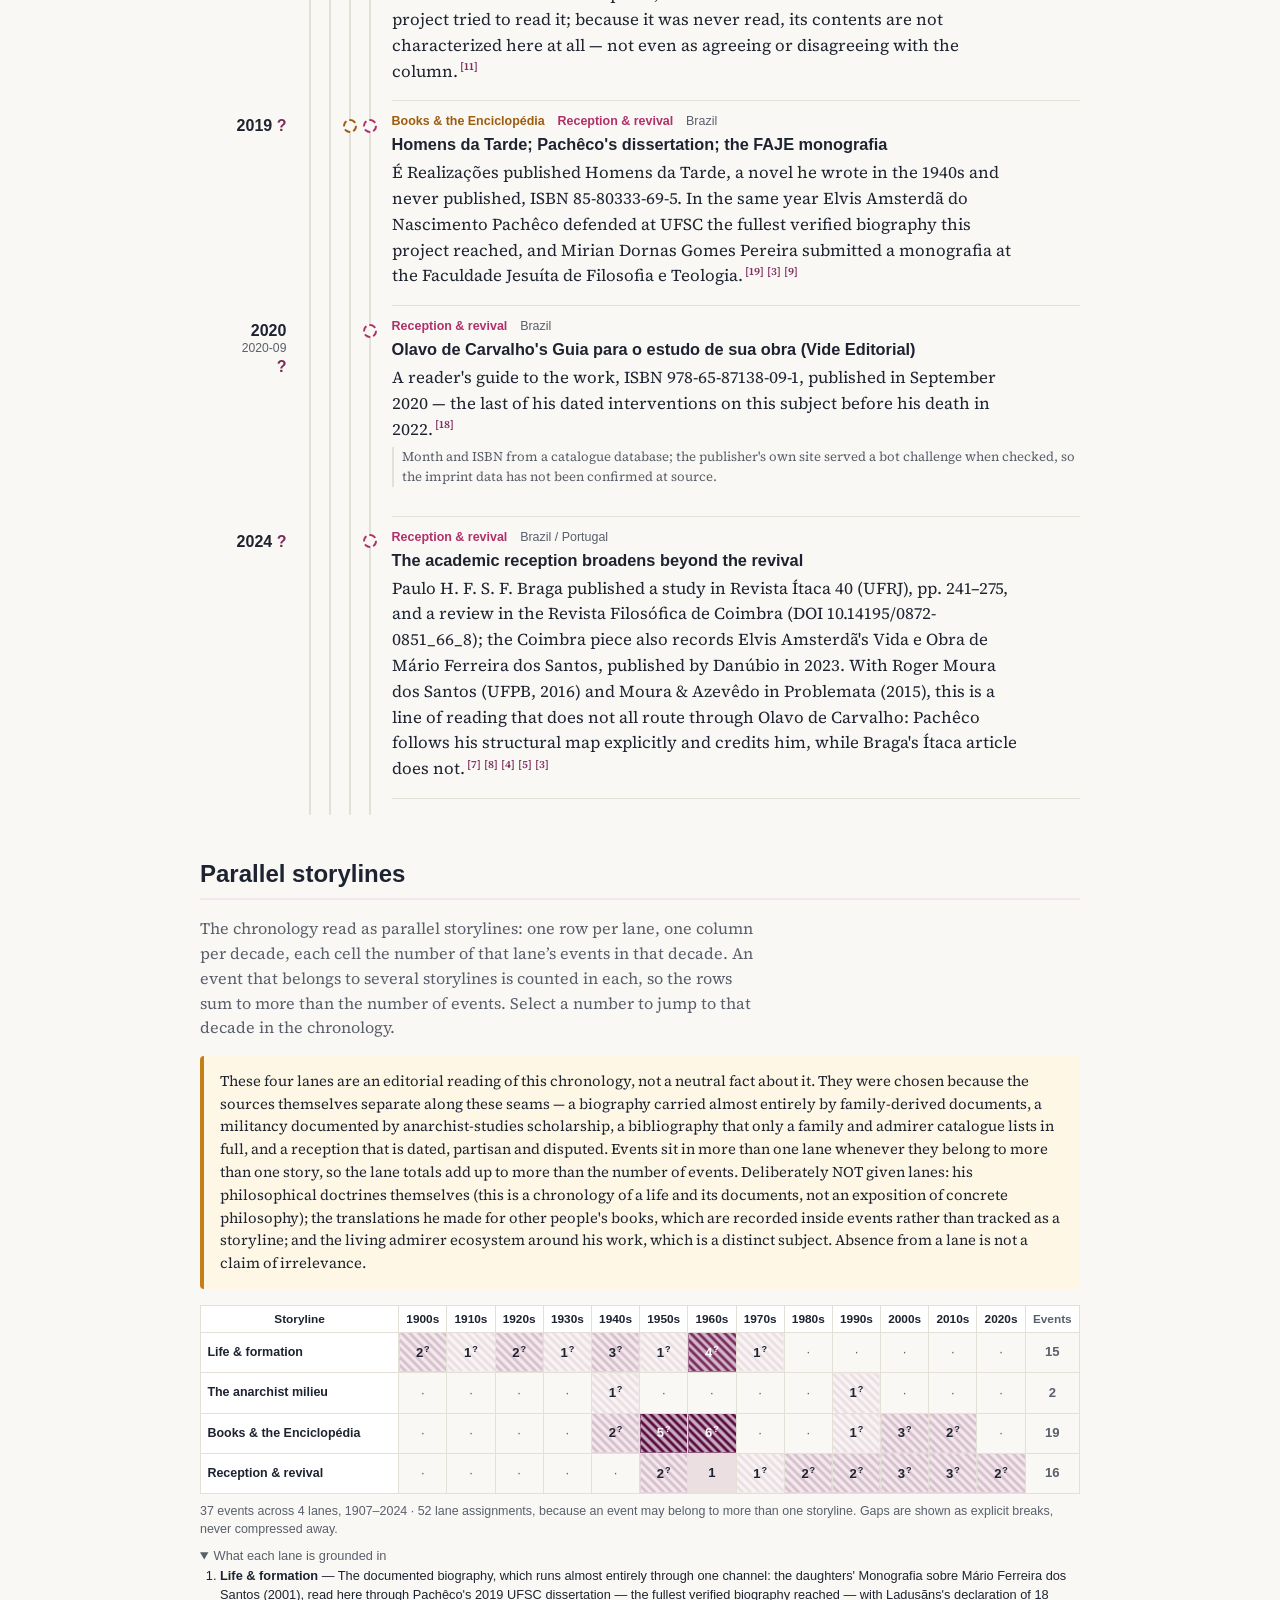
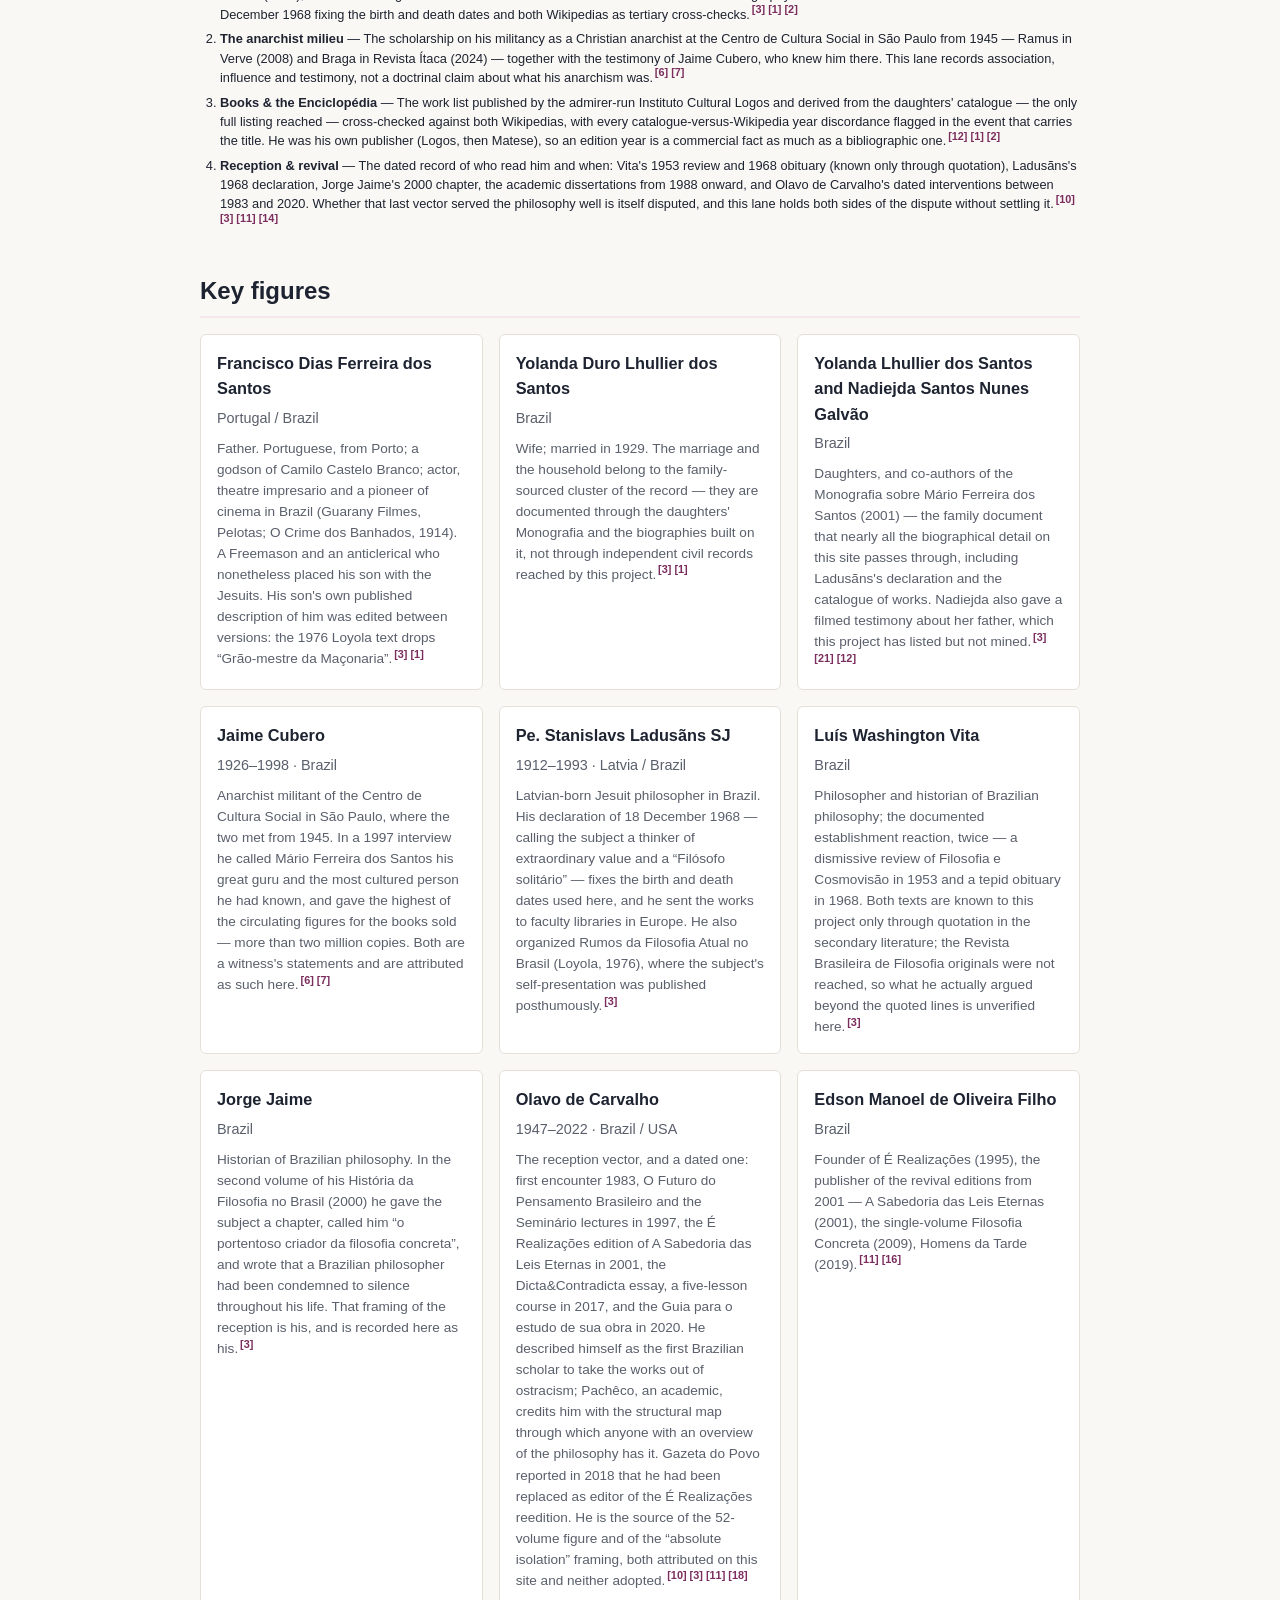
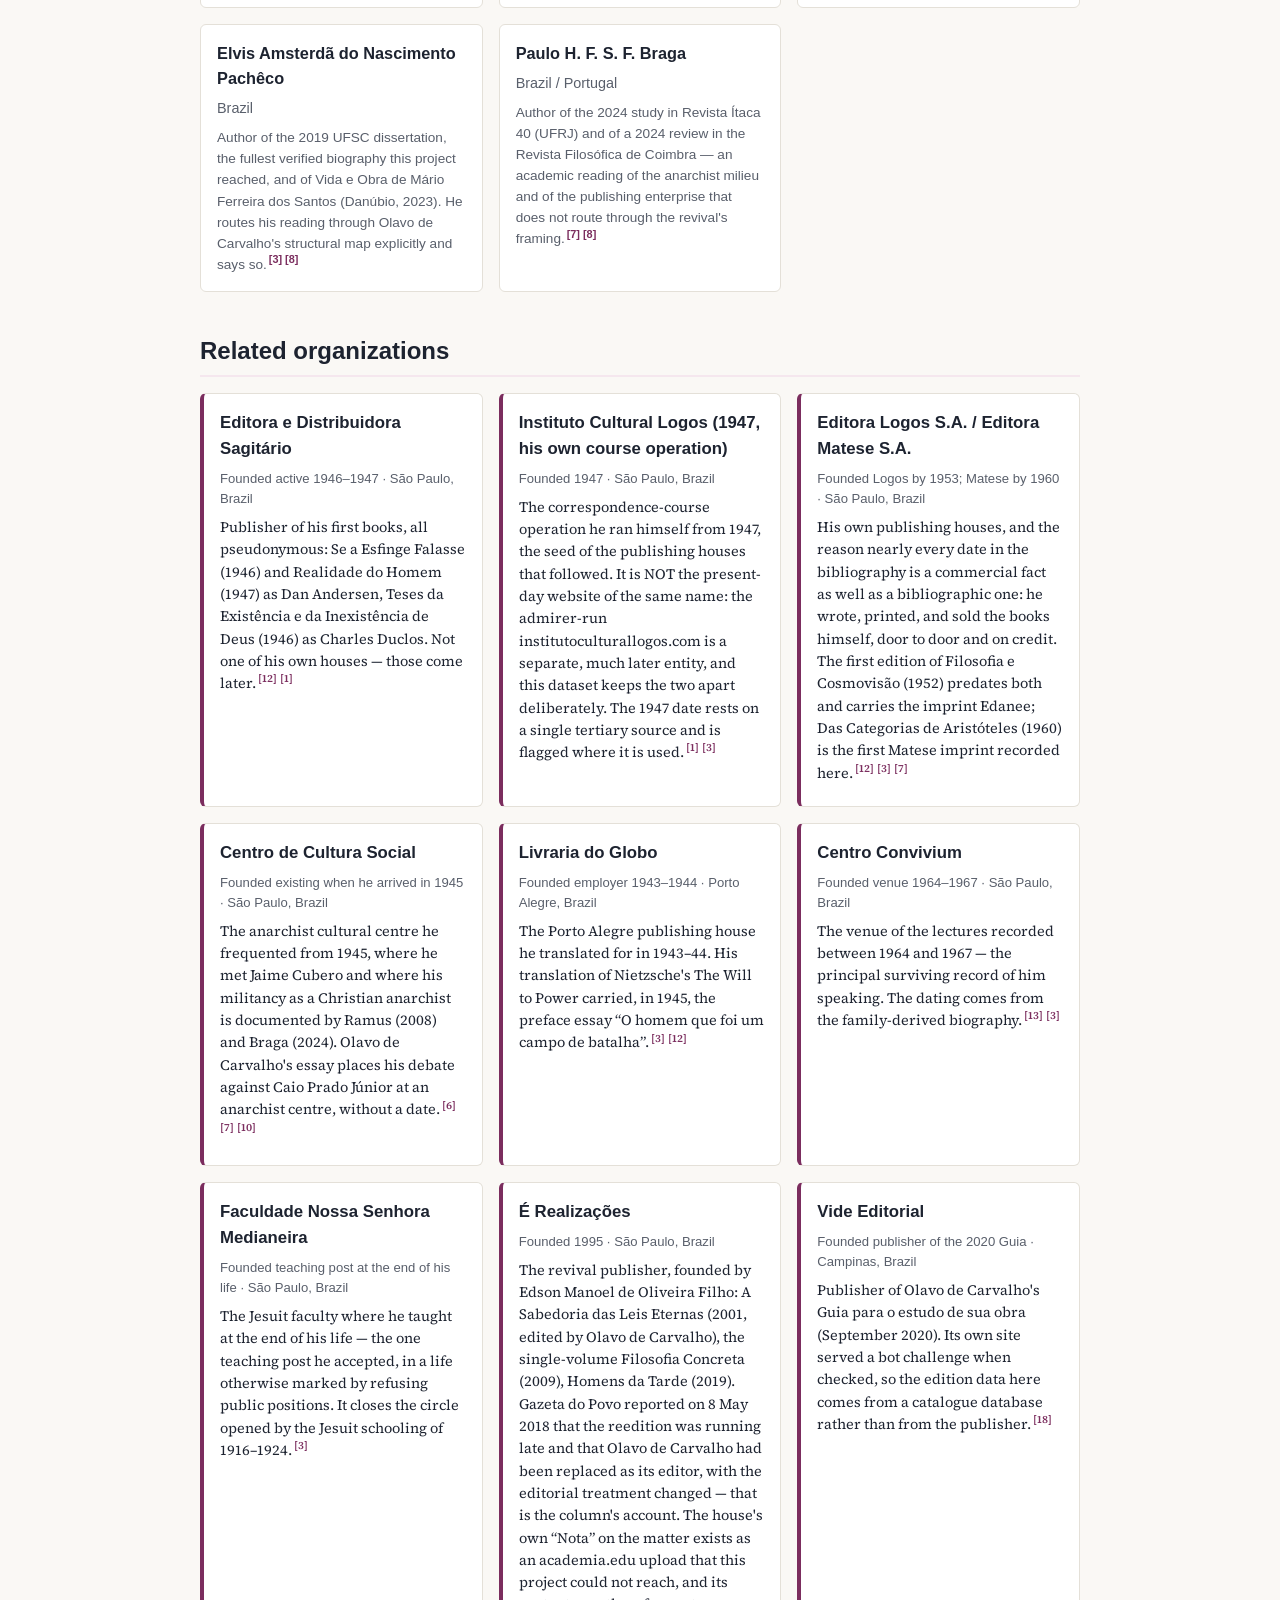
<file: docs/en/index.html>
<!DOCTYPE html>
<html lang="en">
<head>
  <meta charset="utf-8">
  <meta name="viewport" content="width=device-width, initial-scale=1">
  <title>Mário Ferreira dos Santos — Chronology</title>
  <meta name="description" content="An open, source-referenced chronology of Mário Ferreira dos Santos — Brazilian philosopher, translator, and publisher of his own books; author of the unfinished Enciclopédia das Ciências Filosóficas e Sociais, and a documented presence in the anarchist Centro de Cultura Social in São Paulo.">
  <!-- Google tag (gtag.js) -->
  <script async src="https://www.googletagmanager.com/gtag/js?id=G-R9LV1QZHVE"></script>
  <script>
    window.dataLayer = window.dataLayer || [];
    function gtag(){dataLayer.push(arguments);}
    gtag('js', new Date());
    gtag('config', 'G-R9LV1QZHVE');
  </script>
  <link rel="stylesheet" href="../styles.css">
  <script src="../river.js" defer></script>
  <script src="../cite.js" defer data-label="Reference" data-all="All references"></script>
  <link rel="canonical" href="https://cronologia.github.io/marioferreirasantos/en/">
  <link rel="alternate" hreflang="en" href="https://cronologia.github.io/marioferreirasantos/en/">
  <link rel="alternate" hreflang="es" href="https://cronologia.github.io/marioferreirasantos/es/">
  <link rel="alternate" hreflang="pt" href="https://cronologia.github.io/marioferreirasantos/pt/">
  <link rel="alternate" hreflang="x-default" href="https://cronologia.github.io/marioferreirasantos/">
  <meta property="og:type" content="website">
  <meta property="og:site_name" content="Mário Ferreira dos Santos — Chronology">
  <meta property="og:locale" content="en_US">
  <meta property="og:title" content="Mário Ferreira dos Santos — Chronology">
  <meta property="og:description" content="An open, source-referenced chronology of Mário Ferreira dos Santos — Brazilian philosopher, translator, and publisher of his own books; author of the unfinished Enciclopédia das Ciências Filosóficas e Sociais, and a documented presence in the anarchist Centro de Cultura Social in São Paulo.">
  <meta property="og:url" content="https://cronologia.github.io/marioferreirasantos/en/">
  <meta name="twitter:card" content="summary">
  <meta name="twitter:title" content="Mário Ferreira dos Santos — Chronology">
  <meta name="twitter:description" content="An open, source-referenced chronology of Mário Ferreira dos Santos — Brazilian philosopher, translator, and publisher of his own books; author of the unfinished Enciclopédia das Ciências Filosóficas e Sociais, and a documented presence in the anarchist Centro de Cultura Social in São Paulo.">
  <script type="application/ld+json">
  {
    "@context": "https://schema.org",
    "@type": "WebSite",
    "name": "Mário Ferreira dos Santos — Chronology",
    "description": "An open, source-referenced chronology of Mário Ferreira dos Santos — Brazilian philosopher, translator, and publisher of his own books; author of the unfinished Enciclopédia das Ciências Filosóficas e Sociais, and a documented presence in the anarchist Centro de Cultura Social in São Paulo.",
    "url": "https://cronologia.github.io/marioferreirasantos/en/",
    "inLanguage": "en"
  }
  </script>
</head>
<body>
  <header class="site-header">
    <div class="wrap">
      <nav class="lang-switch" aria-label="Language"><span class="lang-current" aria-current="true">EN</span><a href="../es/" hreflang="es">ES</a><a href="../pt/" hreflang="pt">PT</a></nav>
      <h1>Mário Ferreira dos Santos — Chronology</h1>
      <p class="subtitle">Chronology of Mário Ferreira dos Santos (1907–1968): life, works and reception</p>
      <p class="lead">An open, source-referenced chronology of Mário Ferreira dos Santos — Brazilian philosopher, translator, and publisher of his own books; author of the unfinished Enciclopédia das Ciências Filosóficas e Sociais, and a documented presence in the anarchist Centro de Cultura Social in São Paulo.</p>
      <p class="updated">Last updated: 2026-09-08</p>
      <div class="viz-chips">
        <a href="#chronology">📜 Chronology</a>
        <a href="#threads">🧵 Storylines</a>
        <a href="#disambiguation">⚖️ Disambiguation</a>
      </div>
    </div>
  </header>

  <nav class="site-nav">
    <div class="wrap">
      <a href="#about">About</a>
      <a href="#chronology">Chronology</a>
      <a href="#threads">Storylines</a>
      <a href="#figures">Key figures</a>
      <a href="#organizations">Organizations</a>
      <a href="#disambiguation">Disambiguation</a>
      <a href="#references">References</a>
    </div>
  </nav>

  <main class="wrap">
    <section id="about">
      <h2>About</h2>
      <p class="notice">Work-in-progress dataset compiled from public sources (see references). Three cautions govern almost every entry here. First, the work list: the fullest catalogue reached is published by the present-day, admirer-run Instituto Cultural Logos and derives from the philosopher&#39;s daughters — a family and admirer source, labeled as such wherever it is cited, and never turned into a neutral bibliography in this site&#39;s own voice. Second, the years: he self-published and re-edited constantly, and the catalogue and the Portuguese Wikipedia disagree about the first-edition year of at least five titles — on Filosofia Concreta the admirer site contradicts its own catalogue page. Each event records the earliest edition it can and flags the disagreement rather than choosing between them. Third, the size of the Enciclopédia das Ciências Filosóficas e Sociais is contested, and every figure on this site is attributed to whoever gave it: 52 (Olavo de Carvalho), 45 (English Wikipedia), “cerca de 50” (Moura &amp; Azevêdo), and a catalogue numbering I–XLVIII that includes unpublished manuscripts and fragments. No source reached by this project supports the “100+ volume plan” that circulates online, and this site does not assert one. The establishment reaction closest to a contemporary verdict — Luís Washington Vita&#39;s dismissive 1953 review and his tepid 1968 obituary — is known here only through quotation in the secondary literature; the Revista Brasileira de Filosofia originals were not reached, so what those two texts actually say beyond the quoted lines is unchecked. Several sources resisted when the research was done on 12 August 2026: the É Realizações site, Vide Editorial, academia.edu, PhilPapers and SciELO were bot-walled, the Biblioteca Nacional&#39;s digitized newspapers were geo-blocked (so the Pelotas press evidence is cited second-hand through Pachêco&#39;s annexes), the Wayback availability API returned 429 for the whole session, and olavodecarvalho.org is a hijacked domain serving spam — his best-known essay on this subject is therefore cited through the IFE repost. Three negative findings are recorded rather than glossed: there is no entry for the philosopher in the CPDOC/FGV Dicionário Histórico-Biográfico Brasileiro (searched with a positive control), no estate site is confirmed to exist, and no 2007 centenary event was found. Dates not verified against a primary source are flagged. Corrections against primary sources are welcome.</p>
      <dl class="facts">
        <dt>Who</dt>
        <dd>Mário Ferreira dos Santos (1907–1968) — Brazilian philosopher, translator, journalist and self-publisher; author of the unfinished Enciclopédia das Ciências Filosóficas e Sociais and of the system he called “filosofia concreta”. He held no university chair, refused public posts, and sold his own books door to door on credit.<sup class="cite"><a href="#ref-3" title="Reference 3">[3]</a> <a href="#ref-1" title="Reference 1">[1]</a> <a href="#ref-7" title="Reference 7">[7]</a></sup></dd>
        <dt>Born</dt>
        <dd>3 January 1907, Tietê, São Paulo, Brazil — while his father&#39;s itinerant theatre company was passing through the town. The family settled in Pelotas, Rio Grande do Sul, in 1909.<sup class="cite"><a href="#ref-3" title="Reference 3">[3]</a> <a href="#ref-1" title="Reference 1">[1]</a> <a href="#ref-2" title="Reference 2">[2]</a></sup></dd>
        <dt>Died</dt>
        <dd>11 April 1968, São Paulo, aged 61; cause given as cardiovascular disease. No source consulted disagrees about the date. Both dates are fixed by Pe. Stanislavs Ladusãns&#39;s declaration of 18 December 1968, quoted in the daughters&#39; Monografia and through it in Pachêco&#39;s dissertation.<sup class="cite"><a href="#ref-3" title="Reference 3">[3]</a> <a href="#ref-1" title="Reference 1">[1]</a> <a href="#ref-2" title="Reference 2">[2]</a> <a href="#ref-7" title="Reference 7">[7]</a> <a href="#ref-23" title="Reference 23">[23]</a></sup></dd>
        <dt>Family</dt>
        <dd>Father: Francisco Dias Ferreira dos Santos, Portuguese (Porto), a godson of Camilo Castelo Branco, actor-impresario and a pioneer of cinema in Brazil; a Freemason and anticlerical who nonetheless placed his son with the Jesuits. Mother: the name is discordant in the sources — “Maria do Carmo Menezes Rabello, acreana” in Pachêco (2019) against “Maria do Carmo dos Santos” in the Portuguese Wikipedia, and this project does not choose. Married Yolanda Duro Lhullier in 1929; two daughters, Yolanda Lhullier dos Santos and Nadiejda Santos Nunes Galvão, who co-authored the 2001 Monografia about him.<sup class="cite"><a href="#ref-3" title="Reference 3">[3]</a> <a href="#ref-1" title="Reference 1">[1]</a></sup></dd>
        <dt>Formation</dt>
        <dd>Jesuit secondary schooling at the Gymnasio Gonzaga in Pelotas, 1916–1924 (not the Ginásio Anchieta named by some secondary accounts); then law and social sciences in Porto Alegre — 1925–1928 per Pachêco, graduating in 1930 per the Portuguese Wikipedia and the admirer-run Instituto Cultural Logos biography. The completion year is unresolved here.<sup class="cite"><a href="#ref-3" title="Reference 3">[3]</a> <a href="#ref-1" title="Reference 1">[1]</a> <a href="#ref-13" title="Reference 13">[13]</a></sup></dd>
        <dt>The Enciclopédia — how many volumes?</dt>
        <dd>Contested, and every figure below is somebody&#39;s. 52 — Olavo de Carvalho, in the essay published in Dicta&amp;Contradicta 3. 45 — the English Wikipedia. “Cerca de 50” — Moura &amp; Azevêdo in Problemata (2015). I–XLVIII — the numbering of the family-derived catalogue published by the Instituto Cultural Logos, which includes unpublished manuscripts and fragments. Multi-volume titles inflate any of these counts. No source reached by this project supports the “100+ volume plan” that circulates online, and this site asserts no total of its own. He himself put the pseudonymous output nobody credited to him at around twenty volumes.<sup class="cite"><a href="#ref-10" title="Reference 10">[10]</a> <a href="#ref-2" title="Reference 2">[2]</a> <a href="#ref-5" title="Reference 5">[5]</a> <a href="#ref-12" title="Reference 12">[12]</a></sup></dd>
        <dt>Principal works</dt>
        <dd>Se a Esfinge Falasse (1946, as Dan Andersen) · Teses da Existência e da Inexistência de Deus (1946, as Charles Duclos) · Realidade do Homem (1947, as Dan Andersen) · Filosofia e Cosmovisão (1952 per the catalogue, 1954 per the Portuguese Wikipedia; first edition under the Edanee imprint) · Lógica e Dialéctica (1953 / 1954) · Curso de Oratória e Retórica (1953; twelve editions, his commercial engine) · Técnica do Discurso Moderno (1953) · O Homem que Nasceu Póstumo (1954) · Análise Dialética do Marxismo (1954) · Tratado de Simbólica (1956 / 1955) · Pitágoras e o Tema do Número (1956 / 1960) · O Homem perante o Infinito (1956) · Noologia Geral (1956) · Filosofia Concreta (1957 / 1956; 4th revised edition in three volumes, 1961) · O Um e o Múltiplo em Platão (1958) · Métodos Lógicos e Dialécticos (1959) · Convite à Filosofia, Convite à Estética, Convite à Psicologia Prática (1961) · Dicionário de Filosofia e Ciências Culturais, four volumes (1963) · Invasão Vertical dos Bárbaros (1967) · A Sabedoria dos Princípios (1967), A Sabedoria da Unidade (1968), A Sabedoria do Ser e do Nada (1968, posthumous, two volumes) · posthumous: O Apocalipse de S. João (1998), A Sabedoria das Leis Eternas (2001), Cristianismo: a religião do Homem (2003), Homens da Tarde (2019, a novel written in the 1940s). Where two years are given, the first is the family-derived catalogue and the second the Portuguese Wikipedia; the disagreement is recorded, not resolved.<sup class="cite"><a href="#ref-12" title="Reference 12">[12]</a> <a href="#ref-1" title="Reference 1">[1]</a> <a href="#ref-13" title="Reference 13">[13]</a> <a href="#ref-19" title="Reference 19">[19]</a></sup></dd>
        <dt>Publisher of his own books</dt>
        <dd>Founded Editora Logos S.A. and later Editora Matese S.A.; the 1952 first edition of Filosofia e Cosmovisão carries the imprint Edanee. He pioneered door-to-door sales on credit, and the number of copies is a witness&#39;s figure in every telling: Braga (2024) writes of “a casa do milhão”, while Jaime Cubero in a 1997 interview said more than two million. This site records both attributions and neither as a fact.<sup class="cite"><a href="#ref-12" title="Reference 12">[12]</a> <a href="#ref-7" title="Reference 7">[7]</a> <a href="#ref-6" title="Reference 6">[6]</a></sup></dd>
        <dt>Anarchism</dt>
        <dd>From 1945 he frequented the anarchist Centro de Cultura Social in São Paulo, where he met Jaime Cubero. His militancy as a Christian anarchist, and his influence on Jaime and Chico Cubero and on Maurício Tragtenberg, are documented by Ramus (Verve, 2008) and Braga (Revista Ítaca, 2024). He refused public posts throughout his life, and taught at the Jesuit Faculdade Nossa Senhora Medianeira at the end of it.<sup class="cite"><a href="#ref-6" title="Reference 6">[6]</a> <a href="#ref-7" title="Reference 7">[7]</a> <a href="#ref-3" title="Reference 3">[3]</a></sup></dd>
        <dt>In the COF transcription corpus</dt>
        <dd>He saturates the vaulted community transcriptions of Olavo de Carvalho&#39;s Curso Online de Filosofia: name queries hit the search result limit against the index of 12 August 2026 over 1,027 files (cof 589, olavo-video 237, transcripts 201). Two reviewed files are the entry points — COF014 (11 July 2009) and COF274 (13 December 2014), both marked revisada. A full census of the corpus&#39;s engagement with him is deferred work, and 32 indexed files are known to be incomplete, so any zero measured against this corpus is a lead rather than an absence. Nothing from the corpus is quoted verbatim on this site: the corpus&#39;s own rule requires verification against the audio first.<sup class="cite"><a href="#ref-24" title="Reference 24">[24]</a></sup></dd>
      </dl>
    </section>

    <section id="chronology" class="river rv-lanes">
      <h2>Chronology</h2>
      <p class="section-intro">Key events in chronological order. A <span class="flag">?</span> flag marks
      dates not yet verified against a primary source.</p>
      <div class="rv-bar">
        <div class="rv-controls" role="group" aria-label="Filter the chronology" hidden>
          <label class="rv-chip rv-l0"><input type="checkbox" data-lane="life" checked><span class="rv-sw"></span>Life &amp; formation</label>
          <label class="rv-chip rv-l1"><input type="checkbox" data-lane="anarchism" checked><span class="rv-sw"></span>The anarchist milieu</label>
          <label class="rv-chip rv-l2"><input type="checkbox" data-lane="works" checked><span class="rv-sw"></span>Books &amp; the Enciclopédia</label>
          <label class="rv-chip rv-l3"><input type="checkbox" data-lane="reception" checked><span class="rv-sw"></span>Reception &amp; revival</label>
          <label class="rv-chip rv-firm"><input type="checkbox" data-firm><span class="rv-sw"></span>Firm dates only</label>
          <label class="rv-find">Find <input type="search" autocomplete="off"></label>
          <p class="rv-status" aria-live="polite" data-all="all {n} events" data-some="{n} of {total} events shown" data-reading="Reading"></p>
        </div>
        <svg class="rv-ribbon" viewBox="-4 0 1008 62" preserveAspectRatio="xMinYMid meet" role="img" aria-label="Overview of all 37 events in 4 storylines; long gaps in the record are drawn as breaks">
          <rect class="rv-row" x="0" y="2" width="1000" height="9"/><rect class="rv-row" x="0" y="13" width="1000" height="9"/><rect class="rv-row" x="0" y="24" width="1000" height="9"/><rect class="rv-row" x="0" y="35" width="1000" height="9"/>
          <line class="rv-tick rv-l0" data-i="0" x1="57.7" x2="57.7" y1="3.5" y2="9.5"/><line class="rv-tick rv-l0 rv-u" data-i="1" x1="73.1" x2="73.1" y1="3.5" y2="9.5"/><line class="rv-tick rv-l0 rv-u" data-i="2" x1="126.9" x2="126.9" y1="3.5" y2="9.5"/><line class="rv-tick rv-l0 rv-u" data-i="3" x1="196.1" x2="196.1" y1="3.5" y2="9.5"/><line class="rv-tick rv-l0 rv-u" data-i="4" x1="219.2" x2="219.2" y1="3.5" y2="9.5"/><line class="rv-tick rv-l0 rv-u" data-i="5" x1="234.6" x2="234.6" y1="3.5" y2="9.5"/><line class="rv-tick rv-l0 rv-u" data-i="6" x1="334.6" x2="334.6" y1="3.5" y2="9.5"/><line class="rv-tick rv-l2 rv-u" data-i="6" x1="334.6" x2="334.6" y1="25.5" y2="31.5"/><line class="rv-tick rv-l0 rv-u" data-i="7" x1="350" x2="350" y1="3.5" y2="9.5"/><line class="rv-tick rv-l1 rv-u" data-i="7" x1="350" x2="350" y1="14.5" y2="20.5"/><line class="rv-tick rv-l0 rv-u" data-i="8" x1="357.7" x2="357.7" y1="3.5" y2="9.5"/><line class="rv-tick rv-l2 rv-u" data-i="8" x1="357.7" x2="357.7" y1="25.5" y2="31.5"/><line class="rv-tick rv-l0 rv-u" data-i="9" x1="388.4" x2="388.4" y1="3.5" y2="9.5"/><line class="rv-tick rv-l3 rv-u" data-i="9" x1="388.4" x2="388.4" y1="36.5" y2="42.5"/><line class="rv-tick rv-l2 rv-u" data-i="10" x1="403.8" x2="403.8" y1="25.5" y2="31.5"/><line class="rv-tick rv-l3 rv-u" data-i="10" x1="403.8" x2="403.8" y1="36.5" y2="42.5"/><line class="rv-tick rv-l2 rv-u" data-i="11" x1="411.5" x2="411.5" y1="25.5" y2="31.5"/><line class="rv-tick rv-l2 rv-u" data-i="12" x1="419.2" x2="419.2" y1="25.5" y2="31.5"/><line class="rv-tick rv-l2 rv-u" data-i="13" x1="434.6" x2="434.6" y1="25.5" y2="31.5"/><line class="rv-tick rv-l2 rv-u" data-i="14" x1="442.3" x2="442.3" y1="25.5" y2="31.5"/><line class="rv-tick rv-l2 rv-u" data-i="15" x1="465.3" x2="465.3" y1="25.5" y2="31.5"/><line class="rv-tick rv-l0 rv-u" data-i="15" x1="465.3" x2="465.3" y1="3.5" y2="9.5"/><line class="rv-tick rv-l2 rv-u" data-i="16" x1="488.4" x2="488.4" y1="25.5" y2="31.5"/><line class="rv-tick rv-l0 rv-u" data-i="17" x1="496.1" x2="496.1" y1="3.5" y2="9.5"/><line class="rv-tick rv-l2 rv-u" data-i="17" x1="496.1" x2="496.1" y1="25.5" y2="31.5"/><line class="rv-tick rv-l2 rv-u" data-i="18" x1="519.2" x2="519.2" y1="25.5" y2="31.5"/><line class="rv-tick rv-l0 rv-u" data-i="19" x1="519.2" x2="519.2" y1="3.5" y2="9.5"/><line class="rv-tick rv-l2 rv-u" data-i="19" x1="519.2" x2="519.2" y1="25.5" y2="31.5"/><line class="rv-tick rv-l2 rv-u" data-i="20" x1="526.9" x2="526.9" y1="25.5" y2="31.5"/><line class="rv-tick rv-l0" data-i="21" x1="526.9" x2="526.9" y1="3.5" y2="9.5"/><line class="rv-tick rv-l3" data-i="22" x1="526.9" x2="526.9" y1="36.5" y2="42.5"/><line class="rv-tick rv-l3 rv-u" data-i="23" x1="588.5" x2="588.5" y1="36.5" y2="42.5"/><line class="rv-tick rv-l0 rv-u" data-i="23" x1="588.5" x2="588.5" y1="3.5" y2="9.5"/><line class="rv-tick rv-l3 rv-u" data-i="24" x1="642.3" x2="642.3" y1="36.5" y2="42.5"/><line class="rv-tick rv-l3 rv-u" data-i="25" x1="680.8" x2="680.8" y1="36.5" y2="42.5"/><line class="rv-tick rv-l3 rv-u" data-i="26" x1="750" x2="750" y1="36.5" y2="42.5"/><line class="rv-tick rv-l1 rv-u" data-i="26" x1="750" x2="750" y1="14.5" y2="20.5"/><line class="rv-tick rv-l2 rv-u" data-i="27" x1="757.7" x2="757.7" y1="25.5" y2="31.5"/><line class="rv-tick rv-l3 rv-u" data-i="27" x1="757.7" x2="757.7" y1="36.5" y2="42.5"/><line class="rv-tick rv-l2" data-i="28" x1="780.7" x2="780.7" y1="25.5" y2="31.5"/><line class="rv-tick rv-l3" data-i="28" x1="780.7" x2="780.7" y1="36.5" y2="42.5"/><line class="rv-tick rv-l2 rv-u" data-i="29" x1="796.1" x2="796.1" y1="25.5" y2="31.5"/><line class="rv-tick rv-l3 rv-u" data-i="30" x1="842.3" x2="842.3" y1="36.5" y2="42.5"/><line class="rv-tick rv-l2" data-i="31" x1="842.3" x2="842.3" y1="25.5" y2="31.5"/><line class="rv-tick rv-l3" data-i="31" x1="842.3" x2="842.3" y1="36.5" y2="42.5"/><line class="rv-tick rv-l3 rv-u" data-i="32" x1="903.9" x2="903.9" y1="36.5" y2="42.5"/><line class="rv-tick rv-l3" data-i="33" x1="911.6" x2="911.6" y1="36.5" y2="42.5"/><line class="rv-tick rv-l2" data-i="33" x1="911.6" x2="911.6" y1="25.5" y2="31.5"/><line class="rv-tick rv-l2 rv-u" data-i="34" x1="919.3" x2="919.3" y1="25.5" y2="31.5"/><line class="rv-tick rv-l3 rv-u" data-i="34" x1="919.3" x2="919.3" y1="36.5" y2="42.5"/><line class="rv-tick rv-l3 rv-u" data-i="35" x1="926.9" x2="926.9" y1="36.5" y2="42.5"/><line class="rv-tick rv-l3 rv-u" data-i="36" x1="957.7" x2="957.7" y1="36.5" y2="42.5"/>
          <text class="rv-axis" x="0" y="59" text-anchor="start">1907</text><text class="rv-axis" x="1000" y="59" text-anchor="end">2024</text><rect class="rv-win" x="0" y="0" width="0" height="46"/>
        </svg>
      </div>
      <ol class="rv-list" style="--lanes:4">
        <li class="rv-e" id="decade-1900" data-i="0" data-lanes="life" data-decade="1900s">
          <div class="rv-year">1907<small>1907-01-03</small></div>
          <div class="rv-node" aria-hidden="true"><i class="rv-l0" style="--k:0"></i></div>
          <div class="rv-card">
            <p class="rv-kick"><span class="rv-lane rv-l0">Life &amp; formation</span><span>Tietê, SP, Brazil</span></p>
            <h3>Born in Tietê, São Paulo</h3>
            <p class="rv-text">Born while his father&#39;s itinerant theatre company was passing through the town. The date is fixed by Pe. Stanislavs Ladusãns&#39;s declaration of 18 December 1968, which gives both the birth of 3 January 1907 and the death of 11 April 1968; the declaration is quoted from the daughters&#39; Monografia (2001) in Pachêco&#39;s 2019 dissertation, and both Wikipedias agree. His mother&#39;s name is not settled: Pachêco gives Maria do Carmo Menezes Rabello, from Acre, and the Portuguese Wikipedia gives Maria do Carmo dos Santos.<sup class="cite"><a href="#ref-3" title="Reference 3">[3]</a> <a href="#ref-1" title="Reference 1">[1]</a> <a href="#ref-2" title="Reference 2">[2]</a></sup></p>
          </div>
        </li>
        <li class="rv-e rv-u" data-i="1" data-lanes="life" data-decade="1900s">
          <div class="rv-year">1909 <span class="flag" title="Date not yet verified against a primary source">?</span></div>
          <div class="rv-node" aria-hidden="true"><i class="rv-l0" style="--k:0"></i></div>
          <div class="rv-card">
            <p class="rv-kick"><span class="rv-lane rv-l0">Life &amp; formation</span><span>Pelotas, RS, Brazil</span></p>
            <h3>The family settles in Pelotas; his father&#39;s cinema venture</h3>
            <p class="rv-text">Francisco Dias Ferreira dos Santos — Portuguese, from Porto, a godson of Camilo Castelo Branco, actor-impresario and a pioneer of cinema in Brazil — settled the family in Pelotas, where he ran Guarany Filmes and made O Crime dos Banhados (1914). Mário appeared as a child actor in Os Óculos do Vovô in 1913. The father was a Freemason and an anticlerical who nevertheless sent his son to the Jesuits.<sup class="cite"><a href="#ref-3" title="Reference 3">[3]</a> <a href="#ref-1" title="Reference 1">[1]</a></sup></p>
            <p class="date-note">The year of the move comes from the family-derived biographical accounts and is not verified against a primary record.</p>
          </div>
        </li>
        <li class="rv-e rv-u" id="decade-1910" data-i="2" data-lanes="life" data-decade="1910s">
          <div class="rv-year">1916 <span class="flag" title="Date not yet verified against a primary source">?</span></div>
          <div class="rv-node" aria-hidden="true"><i class="rv-l0" style="--k:0"></i></div>
          <div class="rv-card">
            <p class="rv-kick"><span class="rv-lane rv-l0">Life &amp; formation</span><span>Pelotas, RS, Brazil</span></p>
            <h3>Jesuit schooling at the Gymnasio Gonzaga (1916–1924)</h3>
            <p class="rv-text">Eight years at the Jesuit Gymnasio Gonzaga in Pelotas. Secondary accounts that place him at a Ginásio Anchieta are in error: the Gonzaga is what the biographical record consulted here gives, and the Jesuit formation is the thread that returns at the end of his life, when he taught at the Faculdade Nossa Senhora Medianeira and when Pe. Ladusãns took up his cause after his death.<sup class="cite"><a href="#ref-3" title="Reference 3">[3]</a> <a href="#ref-13" title="Reference 13">[13]</a></sup></p>
          </div>
        </li>
        <li class="rv-e rv-u" id="decade-1920" data-i="3" data-lanes="life" data-decade="1920s">
          <div class="rv-year">1925 <span class="flag" title="Date not yet verified against a primary source">?</span></div>
          <div class="rv-node" aria-hidden="true"><i class="rv-l0" style="--k:0"></i></div>
          <div class="rv-card">
            <p class="rv-kick"><span class="rv-lane rv-l0">Life &amp; formation</span><span>Porto Alegre, RS, Brazil</span></p>
            <h3>Law and social sciences in Porto Alegre</h3>
            <p class="rv-text">Pachêco places the studies in 1925–1928. The Portuguese Wikipedia and the admirer-run Instituto Cultural Logos biography instead say he graduated in 1930. The two readings are not reconciled by any source consulted, and this project does not choose between them.<sup class="cite"><a href="#ref-3" title="Reference 3">[3]</a> <a href="#ref-1" title="Reference 1">[1]</a> <a href="#ref-13" title="Reference 13">[13]</a></sup></p>
            <p class="date-note">Start year from Pachêco (2019); the completion year is discordant — 1928 against 1930 — and both are recorded.</p>
          </div>
        </li>
        <li class="rv-e rv-u" data-i="4" data-lanes="life" data-decade="1920s">
          <div class="rv-year">1928<small>1928-11-14</small> <span class="flag" title="Date not yet verified against a primary source">?</span></div>
          <div class="rv-node" aria-hidden="true"><i class="rv-l0" style="--k:0"></i></div>
          <div class="rv-card">
            <p class="rv-kick"><span class="rv-lane rv-l0">Life &amp; formation</span><span>Pelotas, RS, Brazil</span></p>
            <h3>Court debut praised in the Pelotas press; journalism and marriage</h3>
            <p class="rv-text">The Diário Popular of Pelotas praised his first appearance in court on 14 November 1928. He wrote for that paper and for A Opinião Pública — which he directed in 1929 — as well as for the Diário de Notícias and the Correio do Povo. He married Yolanda Duro Lhullier in 1929.<sup class="cite"><a href="#ref-3" title="Reference 3">[3]</a> <a href="#ref-1" title="Reference 1">[1]</a></sup></p>
            <p class="date-note">The newspaper itself was not read: the Biblioteca Nacional&#39;s digitized press was geo-blocked to this project, so the Pelotas evidence is cited second-hand through the annexes of Pachêco&#39;s dissertation. The flag stays until the paper is read directly.</p>
          </div>
        </li>
        <li class="rv-e rv-u" id="decade-1930" data-i="5" data-lanes="life" data-decade="1930s">
          <div class="rv-year">1930<small>1930-12</small> <span class="flag" title="Date not yet verified against a primary source">?</span></div>
          <div class="rv-node" aria-hidden="true"><i class="rv-l0" style="--k:0"></i></div>
          <div class="rv-card">
            <p class="rv-kick"><span class="rv-lane rv-l0">Life &amp; formation</span><span>Rio Grande do Sul, Brazil</span></p>
            <h3>Arrested after criticizing the post-revolution government</h3>
            <p class="rv-text">Arrested in December 1930 after publishing criticism of the government installed by that year&#39;s revolution. The month is what the biographical accounts give; no arrest record was reached.<sup class="cite"><a href="#ref-3" title="Reference 3">[3]</a> <a href="#ref-1" title="Reference 1">[1]</a></sup></p>
          </div>
        </li>
        <li class="rv-e rv-u" id="decade-1940" data-i="6" data-lanes="life works" data-decade="1940s">
          <div class="rv-year">1943 <span class="flag" title="Date not yet verified against a primary source">?</span></div>
          <div class="rv-node" aria-hidden="true"><i class="rv-l0" style="--k:0"></i><i class="rv-l2" style="--k:2"></i></div>
          <div class="rv-card">
            <p class="rv-kick"><span class="rv-lane rv-l0">Life &amp; formation</span><span class="rv-lane rv-l2">Books &amp; the Enciclopédia</span><span>Porto Alegre, RS, Brazil</span></p>
            <h3>Translator for the Livraria do Globo; the Nietzsche preface</h3>
            <p class="rv-text">He worked as a translator for the Livraria do Globo in 1943–44. The essay “O homem que foi um campo de batalha”, written in 1943, appeared in 1945 as the preface to his translation of Nietzsche&#39;s The Will to Power. It is an essay and not a book, and it is not the 1954 book O Homem que Nasceu Póstumo, with which it is routinely confused. His documented translations include Nietzsche, Pascal, Amiel, Balzac, Aristotle, Porphyry, Plato, Hierocles, Plotinus, Duns Scotus, Goethe, Whitman, Benjamin Constant and Rudolf Rocker; no Kierkegaard translation appears in any catalogue consulted here.<sup class="cite"><a href="#ref-3" title="Reference 3">[3]</a> <a href="#ref-12" title="Reference 12">[12]</a> <a href="#ref-1" title="Reference 1">[1]</a></sup></p>
          </div>
        </li>
        <li class="rv-e rv-u" data-i="7" data-lanes="life anarchism" data-decade="1940s">
          <div class="rv-year">1945 <span class="flag" title="Date not yet verified against a primary source">?</span></div>
          <div class="rv-node" aria-hidden="true"><i class="rv-l0" style="--k:0"></i><i class="rv-l1" style="--k:1"></i></div>
          <div class="rv-card">
            <p class="rv-kick"><span class="rv-lane rv-l0">Life &amp; formation</span><span class="rv-lane rv-l1">The anarchist milieu</span><span>São Paulo, SP, Brazil</span></p>
            <h3>Moves to São Paulo; the Centro de Cultura Social</h3>
            <p class="rv-text">He moved to São Paulo in financial difficulty and began frequenting the anarchist Centro de Cultura Social in the same year, where he met Jaime Cubero. Ramus (2008) and Braga (2024) document his militancy as a Christian anarchist and his influence on Jaime and Chico Cubero and on Maurício Tragtenberg. Olavo de Carvalho&#39;s essay recounts a public debate against the Marxist historian Caio Prado Júnior at an anarchist centre but adds that the date escapes him; this project therefore records that debate as undated testimony and does not place it on any year.<sup class="cite"><a href="#ref-6" title="Reference 6">[6]</a> <a href="#ref-7" title="Reference 7">[7]</a> <a href="#ref-3" title="Reference 3">[3]</a> <a href="#ref-10" title="Reference 10">[10]</a></sup></p>
          </div>
        </li>
        <li class="rv-e rv-u" data-i="8" data-lanes="life works" data-decade="1940s">
          <div class="rv-year">1946 <span class="flag" title="Date not yet verified against a primary source">?</span></div>
          <div class="rv-node" aria-hidden="true"><i class="rv-l0" style="--k:0"></i><i class="rv-l2" style="--k:2"></i></div>
          <div class="rv-card">
            <p class="rv-kick"><span class="rv-lane rv-l0">Life &amp; formation</span><span class="rv-lane rv-l2">Books &amp; the Enciclopédia</span><span>São Paulo, SP, Brazil</span></p>
            <h3>Pseudonymous debut with Editora Sagitário; the Logos courses</h3>
            <p class="rv-text">His first books appeared under pseudonyms with the Editora e Distribuidora Sagitário: Se a Esfinge Falasse (1946) and Realidade do Homem (1947) as Dan Andersen, Teses da Existência e da Inexistência de Deus (1946) as Charles Duclos. From 1947 he ran correspondence courses through his own Instituto Cultural Logos — a claim carried by a single tertiary source, the Portuguese Wikipedia, and flagged as such. He later put the pseudonymous output nobody credited to him at around twenty volumes.<sup class="cite"><a href="#ref-12" title="Reference 12">[12]</a> <a href="#ref-1" title="Reference 1">[1]</a> <a href="#ref-3" title="Reference 3">[3]</a></sup></p>
          </div>
        </li>
        <li class="rv-e rv-u" id="decade-1950" data-i="9" data-lanes="life reception" data-decade="1950s">
          <div class="rv-year">1950<small>c. 1950</small> <span class="flag" title="Date not yet verified against a primary source">?</span></div>
          <div class="rv-node" aria-hidden="true"><i class="rv-l0" style="--k:0"></i><i class="rv-l3" style="--k:3"></i></div>
          <div class="rv-card">
            <p class="rv-kick"><span class="rv-lane rv-l0">Life &amp; formation</span><span class="rv-lane rv-l3">Reception &amp; revival</span><span>São Paulo, SP, Brazil</span></p>
            <h3>The “first metanoia” — an attributed turning point</h3>
            <p class="rv-text">Olavo de Carvalho&#39;s essay places a first conversion of thought “no seu quadragésimo terceiro ano”, his forty-third year, which falls around 1950. The framing and the placement are his; no independent record of such an episode was reached, and this entry exists to put the claim on the timeline with its author attached, not to endorse it.<sup class="cite"><a href="#ref-10" title="Reference 10">[10]</a></sup></p>
            <p class="date-note">Not a dated event in any source. The year is arithmetic on Olavo de Carvalho&#39;s phrase about his forty-third year, and is shown only so the claim has somewhere to sit.</p>
          </div>
        </li>
        <li class="rv-e rv-u" data-i="10" data-lanes="works reception" data-decade="1950s">
          <div class="rv-year">1952 <span class="flag" title="Date not yet verified against a primary source">?</span></div>
          <div class="rv-node" aria-hidden="true"><i class="rv-l2" style="--k:2"></i><i class="rv-l3" style="--k:3"></i></div>
          <div class="rv-card">
            <p class="rv-kick"><span class="rv-lane rv-l2">Books &amp; the Enciclopédia</span><span class="rv-lane rv-l3">Reception &amp; revival</span><span>São Paulo, SP, Brazil</span></p>
            <h3>Filosofia e Cosmovisão opens the Enciclopédia; Vita&#39;s dismissive review</h3>
            <p class="rv-text">Filosofia e Cosmovisão, volume I of the Enciclopédia das Ciências Filosóficas e Sociais, appeared in 1952 — the first edition under the imprint Edanee, before his own houses took the series over. The Portuguese Wikipedia dates the book to 1954 against the family-derived catalogue&#39;s 1952, and the discordance is recorded rather than resolved. Luís Washington Vita, then a fixture of the Brazilian philosophical establishment, reviewed it dismissively in 1953; that review is known to this project only through quotation in the secondary literature, since the Revista Brasileira de Filosofia originals were not reached.<sup class="cite"><a href="#ref-12" title="Reference 12">[12]</a> <a href="#ref-1" title="Reference 1">[1]</a> <a href="#ref-3" title="Reference 3">[3]</a></sup></p>
          </div>
        </li>
        <li class="rv-e rv-u" data-i="11" data-lanes="works" data-decade="1950s">
          <div class="rv-year">1953 <span class="flag" title="Date not yet verified against a primary source">?</span></div>
          <div class="rv-node" aria-hidden="true"><i class="rv-l2" style="--k:2"></i></div>
          <div class="rv-card">
            <p class="rv-kick"><span class="rv-lane rv-l2">Books &amp; the Enciclopédia</span><span>São Paulo, SP, Brazil</span></p>
            <h3>Editora Logos: the production run begins</h3>
            <p class="rv-text">Lógica e Dialéctica — dated 1954 by the Portuguese Wikipedia — together with Curso de Oratória e Retórica and Técnica do Discurso Moderno, all published in 1953 under his own Editora Logos. The Curso de Oratória e Retórica ran to twelve editions and was the commercial engine that paid for the philosophy.<sup class="cite"><a href="#ref-12" title="Reference 12">[12]</a> <a href="#ref-1" title="Reference 1">[1]</a></sup></p>
          </div>
        </li>
        <li class="rv-e rv-u" data-i="12" data-lanes="works" data-decade="1950s">
          <div class="rv-year">1954 <span class="flag" title="Date not yet verified against a primary source">?</span></div>
          <div class="rv-node" aria-hidden="true"><i class="rv-l2" style="--k:2"></i></div>
          <div class="rv-card">
            <p class="rv-kick"><span class="rv-lane rv-l2">Books &amp; the Enciclopédia</span><span>São Paulo, SP, Brazil</span></p>
            <h3>O Homem que Nasceu Póstumo and Análise Dialética do Marxismo</h3>
            <p class="rv-text">Two books in one year: O Homem que Nasceu Póstumo — a book, distinct from the 1945 preface essay “O homem que foi um campo de batalha”, with which catalogues and search results routinely conflate it — and Análise Dialética do Marxismo, published while he was a regular presence in an anarchist milieu that argued with Marxists on its own terms.<sup class="cite"><a href="#ref-12" title="Reference 12">[12]</a> <a href="#ref-1" title="Reference 1">[1]</a></sup></p>
          </div>
        </li>
        <li class="rv-e rv-u" data-i="13" data-lanes="works" data-decade="1950s">
          <div class="rv-year">1956 <span class="flag" title="Date not yet verified against a primary source">?</span></div>
          <div class="rv-node" aria-hidden="true"><i class="rv-l2" style="--k:2"></i></div>
          <div class="rv-card">
            <p class="rv-kick"><span class="rv-lane rv-l2">Books &amp; the Enciclopédia</span><span>São Paulo, SP, Brazil</span></p>
            <h3>Four titles in one year</h3>
            <p class="rv-text">Tratado de Simbólica, Pitágoras e o Tema do Número, O Homem perante o Infinito and Noologia Geral. Two of the four carry a year discordance between the family-derived catalogue and the Portuguese Wikipedia: the Tratado is dated 1955 there, and Pitágoras 1960. Both readings are recorded and neither is adopted.<sup class="cite"><a href="#ref-12" title="Reference 12">[12]</a> <a href="#ref-1" title="Reference 1">[1]</a></sup></p>
          </div>
        </li>
        <li class="rv-e rv-u" data-i="14" data-lanes="works" data-decade="1950s">
          <div class="rv-year">1957 <span class="flag" title="Date not yet verified against a primary source">?</span></div>
          <div class="rv-node" aria-hidden="true"><i class="rv-l2" style="--k:2"></i></div>
          <div class="rv-card">
            <p class="rv-kick"><span class="rv-lane rv-l2">Books &amp; the Enciclopédia</span><span>São Paulo, SP, Brazil</span></p>
            <h3>Filosofia Concreta, the Minimax collection and the logic works</h3>
            <p class="rv-text">Filosofia Concreta — the book that names his system — is dated 1957 by the family-derived catalogue and 1956 by the Instituto Cultural Logos&#39;s own biography page, so the admirer site contradicts itself about the central title of the work it exists to promote. The pocket “Minimax” collection of ten volumes and O Um e o Múltiplo em Platão followed in 1958, and Métodos Lógicos e Dialécticos in 1959. A fourth revised edition of Filosofia Concreta, in three volumes, appeared in 1961.<sup class="cite"><a href="#ref-12" title="Reference 12">[12]</a> <a href="#ref-13" title="Reference 13">[13]</a> <a href="#ref-1" title="Reference 1">[1]</a></sup></p>
          </div>
        </li>
        <li class="rv-e rv-u" id="decade-1960" data-i="15" data-lanes="works life" data-decade="1960s">
          <div class="rv-year">1960 <span class="flag" title="Date not yet verified against a primary source">?</span></div>
          <div class="rv-node" aria-hidden="true"><i class="rv-l2" style="--k:2"></i><i class="rv-l0" style="--k:0"></i></div>
          <div class="rv-card">
            <p class="rv-kick"><span class="rv-lane rv-l2">Books &amp; the Enciclopédia</span><span class="rv-lane rv-l0">Life &amp; formation</span><span>São Paulo, SP, Brazil</span></p>
            <h3>Editora Matese; the Convite series</h3>
            <p class="rv-text">The first imprint of his second house, Editora Matese, was his edition of Aristotle&#39;s Das Categorias in 1960; Convite à Filosofia, Convite à Estética and Convite à Psicologia Prática followed in 1961. The Convites were written to be sold, and sold they were: door to door and on credit. How many copies is a witness&#39;s number in every telling — Braga (2024) writes of “a casa do milhão”, Jaime Cubero in a 1997 interview said more than two million — and this site attributes both rather than adopting either.<sup class="cite"><a href="#ref-12" title="Reference 12">[12]</a> <a href="#ref-7" title="Reference 7">[7]</a> <a href="#ref-6" title="Reference 6">[6]</a></sup></p>
          </div>
        </li>
        <li class="rv-e rv-u" data-i="16" data-lanes="works" data-decade="1960s">
          <div class="rv-year">1963 <span class="flag" title="Date not yet verified against a primary source">?</span></div>
          <div class="rv-node" aria-hidden="true"><i class="rv-l2" style="--k:2"></i></div>
          <div class="rv-card">
            <p class="rv-kick"><span class="rv-lane rv-l2">Books &amp; the Enciclopédia</span><span>São Paulo, SP, Brazil</span></p>
            <h3>Dicionário de Filosofia e Ciências Culturais, four volumes</h3>
            <p class="rv-text">Published by Matese in four volumes — the largest single undertaking inside the Enciclopédia, and one of the multi-volume works that make any count of the series ambiguous.<sup class="cite"><a href="#ref-12" title="Reference 12">[12]</a> <a href="#ref-1" title="Reference 1">[1]</a></sup></p>
          </div>
        </li>
        <li class="rv-e rv-u" data-i="17" data-lanes="life works" data-decade="1960s">
          <div class="rv-year">1964 <span class="flag" title="Date not yet verified against a primary source">?</span></div>
          <div class="rv-node" aria-hidden="true"><i class="rv-l0" style="--k:0"></i><i class="rv-l2" style="--k:2"></i></div>
          <div class="rv-card">
            <p class="rv-kick"><span class="rv-lane rv-l0">Life &amp; formation</span><span class="rv-lane rv-l2">Books &amp; the Enciclopédia</span><span>São Paulo, SP, Brazil</span></p>
            <h3>Recorded lectures at the Centro Convivium (1964–1967)</h3>
            <p class="rv-text">A run of lectures recorded at the Centro Convivium in São Paulo between 1964 and 1967 — the main surviving record of him speaking rather than writing. The dating comes from the admirer-run biography and the family-derived catalogue.<sup class="cite"><a href="#ref-13" title="Reference 13">[13]</a> <a href="#ref-3" title="Reference 3">[3]</a></sup></p>
          </div>
        </li>
        <li class="rv-e rv-u" data-i="18" data-lanes="works" data-decade="1960s">
          <div class="rv-year">1967 <span class="flag" title="Date not yet verified against a primary source">?</span></div>
          <div class="rv-node" aria-hidden="true"><i class="rv-l2" style="--k:2"></i></div>
          <div class="rv-card">
            <p class="rv-kick"><span class="rv-lane rv-l2">Books &amp; the Enciclopédia</span><span>São Paulo, SP, Brazil</span></p>
            <h3>Invasão Vertical dos Bárbaros and A Sabedoria dos Princípios</h3>
            <p class="rv-text">Invasão Vertical dos Bárbaros — his most widely quoted title — was published by Matese in 1967, not the 1966 that circulates in secondary listings. A Sabedoria dos Princípios opened the Sabedoria series in the same year.<sup class="cite"><a href="#ref-12" title="Reference 12">[12]</a> <a href="#ref-1" title="Reference 1">[1]</a></sup></p>
          </div>
        </li>
        <li class="rv-e rv-u" data-i="19" data-lanes="life works" data-decade="1960s">
          <div class="rv-year">1967<small>1967-08-16</small> <span class="flag" title="Date not yet verified against a primary source">?</span></div>
          <div class="rv-node" aria-hidden="true"><i class="rv-l0" style="--k:0"></i><i class="rv-l2" style="--k:2"></i></div>
          <div class="rv-card">
            <p class="rv-kick"><span class="rv-lane rv-l0">Life &amp; formation</span><span class="rv-lane rv-l2">Books &amp; the Enciclopédia</span><span>São Paulo, SP, Brazil</span></p>
            <h3>Public lecture at the Othon Palace</h3>
            <p class="rv-text">A lecture on 16 August 1967, less than eight months before his death. The record consulted gives the date and the venue; the subject of the lecture is not stated there, and this site does not supply one.<sup class="cite"><a href="#ref-13" title="Reference 13">[13]</a> <a href="#ref-3" title="Reference 3">[3]</a></sup></p>
            <p class="date-note">The precise date rests on the admirer-run biography page, which is a family-derived source and has not been checked against a contemporary notice.</p>
          </div>
        </li>
        <li class="rv-e rv-u" data-i="20" data-lanes="works" data-decade="1960s">
          <div class="rv-year">1968 <span class="flag" title="Date not yet verified against a primary source">?</span></div>
          <div class="rv-node" aria-hidden="true"><i class="rv-l2" style="--k:2"></i></div>
          <div class="rv-card">
            <p class="rv-kick"><span class="rv-lane rv-l2">Books &amp; the Enciclopédia</span><span>São Paulo, SP, Brazil</span></p>
            <h3>The last Sabedoria volumes; the Enciclopédia left unfinished</h3>
            <p class="rv-text">A Sabedoria da Unidade appeared in 1968, and A Sabedoria do Ser e do Nada followed posthumously the same year in two volumes. The Enciclopédia das Ciências Filosóficas e Sociais was never completed, which is one reason its intended size is contested rather than countable.<sup class="cite"><a href="#ref-12" title="Reference 12">[12]</a> <a href="#ref-1" title="Reference 1">[1]</a></sup></p>
          </div>
        </li>
        <li class="rv-e" data-i="21" data-lanes="life" data-decade="1960s">
          <div class="rv-year">1968<small>1968-04-11</small></div>
          <div class="rv-node" aria-hidden="true"><i class="rv-l0" style="--k:0"></i></div>
          <div class="rv-card">
            <p class="rv-kick"><span class="rv-lane rv-l0">Life &amp; formation</span><span>São Paulo, SP, Brazil</span></p>
            <h3>Dies in São Paulo, aged 61</h3>
            <p class="rv-text">No source consulted disagrees about the date; the cause is given as cardiovascular disease. One error inside the revival literature is worth recording, because it travels: Olavo de Carvalho&#39;s essay says the illness killed him “aos 65 anos”. He was 61.<sup class="cite"><a href="#ref-3" title="Reference 3">[3]</a> <a href="#ref-1" title="Reference 1">[1]</a> <a href="#ref-2" title="Reference 2">[2]</a> <a href="#ref-7" title="Reference 7">[7]</a> <a href="#ref-23" title="Reference 23">[23]</a> <a href="#ref-10" title="Reference 10">[10]</a></sup></p>
          </div>
        </li>
        <li class="rv-e" data-i="22" data-lanes="reception" data-decade="1960s">
          <div class="rv-year">1968<small>1968-12-18</small></div>
          <div class="rv-node" aria-hidden="true"><i class="rv-l3" style="--k:3"></i></div>
          <div class="rv-card">
            <p class="rv-kick"><span class="rv-lane rv-l3">Reception &amp; revival</span><span>São Paulo, SP, Brazil</span></p>
            <h3>Vita&#39;s tepid obituary; Ladusãns&#39;s declaration and the dispatch to Europe</h3>
            <p class="rv-text">Luís Washington Vita, who had reviewed him dismissively in 1953, published a tepid obituary in 1968; like the review, it is known here only through quotation in the secondary literature. On 18 December 1968 Pe. Stanislavs Ladusãns SJ signed a declaration calling him a thinker of extraordinary value and a “Filósofo solitário”, and sent his works to faculty libraries in Europe. That declaration — quoted in the daughters&#39; Monografia and through it in Pachêco&#39;s dissertation — is also the document that fixes his birth and death dates.<sup class="cite"><a href="#ref-3" title="Reference 3">[3]</a></sup></p>
          </div>
        </li>
        <li class="rv-e rv-u" id="decade-1970" data-i="23" data-lanes="reception life" data-decade="1970s">
          <div class="rv-year">1976 <span class="flag" title="Date not yet verified against a primary source">?</span></div>
          <div class="rv-node" aria-hidden="true"><i class="rv-l3" style="--k:3"></i><i class="rv-l0" style="--k:0"></i></div>
          <div class="rv-card">
            <p class="rv-kick"><span class="rv-lane rv-l3">Reception &amp; revival</span><span class="rv-lane rv-l0">Life &amp; formation</span><span>São Paulo, SP, Brazil</span></p>
            <h3>“Meu filosofar positivo e concreto” in Rumos da Filosofia Atual no Brasil</h3>
            <p class="rv-text">A self-presentation published posthumously in the volume organized by Pe. Ladusãns for Edições Loyola. The Loyola text edits out “Grão-mestre da Maçonaria” from his own description of his father — a documented difference between versions of his text, recorded here as such, with no claim about who made the cut or why.<sup class="cite"><a href="#ref-3" title="Reference 3">[3]</a></sup></p>
          </div>
        </li>
        <li class="rv-e rv-u" id="decade-1980" data-i="24" data-lanes="reception" data-decade="1980s">
          <div class="rv-year">1983 <span class="flag" title="Date not yet verified against a primary source">?</span></div>
          <div class="rv-node" aria-hidden="true"><i class="rv-l3" style="--k:3"></i></div>
          <div class="rv-card">
            <p class="rv-kick"><span class="rv-lane rv-l3">Reception &amp; revival</span><span>Brazil</span></p>
            <h3>Olavo de Carvalho first encounters the work</h3>
            <p class="rv-text">By his own dating, 1983. He later described himself as the first Brazilian scholar to take the works out of ostracism — his characterization of his own role, recorded here as a claim with an author, and the beginning of the reception vector that carries most of this subject&#39;s later visibility.<sup class="cite"><a href="#ref-10" title="Reference 10">[10]</a></sup></p>
          </div>
        </li>
        <li class="rv-e rv-u" data-i="25" data-lanes="reception" data-decade="1980s">
          <div class="rv-year">1988 <span class="flag" title="Date not yet verified against a primary source">?</span></div>
          <div class="rv-node" aria-hidden="true"><i class="rv-l3" style="--k:3"></i></div>
          <div class="rv-card">
            <p class="rv-kick"><span class="rv-lane rv-l3">Reception &amp; revival</span><span>Juiz de Fora, MG, Brazil</span></p>
            <h3>First academic dissertation on him</h3>
            <p class="rv-text">Wadson Machado Neto defended the first university dissertation on Mário Ferreira dos Santos at the Universidade Federal de Juiz de Fora — twenty years after his death, and the start of a thin but continuous academic line that runs through UFPB (2016), UFSC and FAJE (2019) to the Coimbra and UFRJ publications of 2024.<sup class="cite"><a href="#ref-3" title="Reference 3">[3]</a> <a href="#ref-14" title="Reference 14">[14]</a></sup></p>
          </div>
        </li>
        <li class="rv-e rv-u" id="decade-1990" data-i="26" data-lanes="reception anarchism" data-decade="1990s">
          <div class="rv-year">1997 <span class="flag" title="Date not yet verified against a primary source">?</span></div>
          <div class="rv-node" aria-hidden="true"><i class="rv-l3" style="--k:3"></i><i class="rv-l1" style="--k:1"></i></div>
          <div class="rv-card">
            <p class="rv-kick"><span class="rv-lane rv-l3">Reception &amp; revival</span><span class="rv-lane rv-l1">The anarchist milieu</span><span>Brazil</span></p>
            <h3>Olavo de Carvalho&#39;s O Futuro do Pensamento Brasileiro; the Cubero interview</h3>
            <p class="rv-text">Olavo de Carvalho published O Futuro do Pensamento Brasileiro and treated the subject in Seminário de Filosofia lectures of 25 and 26 July. On 15 November of the same year Jaime Cubero gave an interview in which he called Mário Ferreira dos Santos his great guru and the most cultured person he had ever met — a witness&#39;s characterization from inside the anarchist milieu, recorded as such.<sup class="cite"><a href="#ref-10" title="Reference 10">[10]</a> <a href="#ref-6" title="Reference 6">[6]</a></sup></p>
          </div>
        </li>
        <li class="rv-e rv-u" data-i="27" data-lanes="works reception" data-decade="1990s">
          <div class="rv-year">1998 <span class="flag" title="Date not yet verified against a primary source">?</span></div>
          <div class="rv-node" aria-hidden="true"><i class="rv-l2" style="--k:2"></i><i class="rv-l3" style="--k:3"></i></div>
          <div class="rv-card">
            <p class="rv-kick"><span class="rv-lane rv-l2">Books &amp; the Enciclopédia</span><span class="rv-lane rv-l3">Reception &amp; revival</span><span>Brazil</span></p>
            <h3>Posthumous republication resumes; Jorge Jaime&#39;s chapter</h3>
            <p class="rv-text">O Apocalipse de S. João appeared from Cone Sul in 1998, and Ibrasa reissued him in 2000. In the second volume of his História da Filosofia no Brasil (2000) Jorge Jaime gave him a chapter, calling him “o portentoso criador da filosofia concreta” and writing that a Brazilian philosopher had been condemned to silence throughout his life. That is Jaime&#39;s framing of the reception, and this site attributes it rather than adopting it.<sup class="cite"><a href="#ref-12" title="Reference 12">[12]</a> <a href="#ref-3" title="Reference 3">[3]</a></sup></p>
          </div>
        </li>
        <li class="rv-e" id="decade-2000" data-i="28" data-lanes="works reception" data-decade="2000s">
          <div class="rv-year">2001</div>
          <div class="rv-node" aria-hidden="true"><i class="rv-l2" style="--k:2"></i><i class="rv-l3" style="--k:3"></i></div>
          <div class="rv-card">
            <p class="rv-kick"><span class="rv-lane rv-l2">Books &amp; the Enciclopédia</span><span class="rv-lane rv-l3">Reception &amp; revival</span><span>São Paulo, SP, Brazil</span></p>
            <h3>É Realizações begins the revival edition; the daughters&#39; Monografia</h3>
            <p class="rv-text">A Sabedoria das Leis Eternas — 144 pages, ISBN 85-88062-03-8 — published by É Realizações with “Introdução, edição de texto e notas” by Olavo de Carvalho: the edition that starts the commercial revival. In the same year his daughters Yolanda Lhullier dos Santos and Nadiejda Santos Nunes Galvão published their Monografia sobre Mário Ferreira dos Santos, the family document that most of the biographical record on this site passes through.<sup class="cite"><a href="#ref-16" title="Reference 16">[16]</a> <a href="#ref-3" title="Reference 3">[3]</a></sup></p>
          </div>
        </li>
        <li class="rv-e rv-u" data-i="29" data-lanes="works" data-decade="2000s">
          <div class="rv-year">2003 <span class="flag" title="Date not yet verified against a primary source">?</span></div>
          <div class="rv-node" aria-hidden="true"><i class="rv-l2" style="--k:2"></i></div>
          <div class="rv-card">
            <p class="rv-kick"><span class="rv-lane rv-l2">Books &amp; the Enciclopédia</span><span>Bauru, SP, Brazil</span></p>
            <h3>Cristianismo: a religião do Homem (EDUSC)</h3>
            <p class="rv-text">A posthumous title from a university press rather than from the revival publisher — one of the few points where the academic and the commercial channels of his afterlife touch.<sup class="cite"><a href="#ref-12" title="Reference 12">[12]</a></sup></p>
          </div>
        </li>
        <li class="rv-e rv-u" data-i="30" data-lanes="reception" data-decade="2000s">
          <div class="rv-year">2009<small>2009-07-11</small> <span class="flag" title="Date not yet verified against a primary source">?</span></div>
          <div class="rv-node" aria-hidden="true"><i class="rv-l3" style="--k:3"></i></div>
          <div class="rv-card">
            <p class="rv-kick"><span class="rv-lane rv-l3">Reception &amp; revival</span><span>Online</span></p>
            <h3>Discussed in Olavo de Carvalho&#39;s Curso Online de Filosofia</h3>
            <p class="rv-text">Two reviewed files in the community transcription corpus of the Curso Online de Filosofia are the entry points into a body of material far larger than this entry: COF014, dated 11 July 2009 and marked revisada, where the lecture takes up Mário Ferreira dos Santos and observes that the state of his editions calls for philological work; and COF274, dated 13 December 2014, also revisada. He saturates the corpus — name queries hit the search result limit against the index of 12 August 2026 over 1,027 files — so a full census of which lectures engage him, and how, is deferred rather than attempted here. Everything above is paraphrase: nothing from the corpus is quoted verbatim on this site, because the corpus&#39;s own rule requires checking a passage against the audio first, and 32 indexed files are known to be incomplete, which makes any zero measured here a lead rather than an absence.<sup class="cite"><a href="#ref-24" title="Reference 24">[24]</a></sup></p>
            <p class="date-note">The date is the corpus header date of a file marked revisada, not an independently verified date; COF header dates are known to carry typos in both directions, so the flag stays.</p>
          </div>
        </li>
        <li class="rv-e" data-i="31" data-lanes="works reception" data-decade="2000s">
          <div class="rv-year">2009<small>2009-09-01</small></div>
          <div class="rv-node" aria-hidden="true"><i class="rv-l2" style="--k:2"></i><i class="rv-l3" style="--k:3"></i></div>
          <div class="rv-card">
            <p class="rv-kick"><span class="rv-lane rv-l2">Books &amp; the Enciclopédia</span><span class="rv-lane rv-l3">Reception &amp; revival</span><span>São Paulo, SP, Brazil</span></p>
            <h3>É Realizações publishes Filosofia Concreta in one volume</h3>
            <p class="rv-text">The single-volume Filosofia Concreta, ISBN 85-88062-71-2, dated 1 September 2009 in the retail record — the revival edition of the title that names his system.<sup class="cite"><a href="#ref-17" title="Reference 17">[17]</a></sup></p>
          </div>
        </li>
        <li class="rv-e rv-u" id="decade-2010" data-i="32" data-lanes="reception" data-decade="2010s">
          <div class="rv-year">2017 <span class="flag" title="Date not yet verified against a primary source">?</span></div>
          <div class="rv-node" aria-hidden="true"><i class="rv-l3" style="--k:3"></i></div>
          <div class="rv-card">
            <p class="rv-kick"><span class="rv-lane rv-l3">Reception &amp; revival</span><span>Online</span></p>
            <h3>A five-lesson online course; the IFE repost of the Dicta&amp;Contradicta essay</h3>
            <p class="rv-text">Olavo de Carvalho taught a five-lesson online course on the work, and the Instituto de Formação e Educação reposted his Dicta&amp;Contradicta essay on him. The repost matters for citation as well as for reception: olavodecarvalho.org is now a hijacked domain serving spam, so the IFE copy is how this project reads the essay at all.<sup class="cite"><a href="#ref-10" title="Reference 10">[10]</a></sup></p>
          </div>
        </li>
        <li class="rv-e" data-i="33" data-lanes="reception works" data-decade="2010s">
          <div class="rv-year">2018<small>2018-05-08</small></div>
          <div class="rv-node" aria-hidden="true"><i class="rv-l3" style="--k:3"></i><i class="rv-l2" style="--k:2"></i></div>
          <div class="rv-card">
            <p class="rv-kick"><span class="rv-lane rv-l3">Reception &amp; revival</span><span class="rv-lane rv-l2">Books &amp; the Enciclopédia</span><span>Curitiba, PR, Brazil</span></p>
            <h3>Gazeta do Povo reports the É Realizações reedition running late</h3>
            <p class="rv-text">In a column of 8 May 2018, Francisco Escorsim wrote that the É Realizações reedition of the work “encontra-se atrasada”, that Olavo de Carvalho — initially involved in it — had been replaced as its editor, and that the editorial treatment had changed. That is the column&#39;s account, and this site records it as the column&#39;s account and adjudicates nothing. An official “Nota da É Realizações sobre Olavo de Carvalho e a edição das obras de Mário Ferreira dos Santos” exists as an academia.edu upload, but it was behind a bot wall when this project tried to read it; because it was never read, its contents are not characterized here at all — not even as agreeing or disagreeing with the column.<sup class="cite"><a href="#ref-11" title="Reference 11">[11]</a></sup></p>
          </div>
        </li>
        <li class="rv-e rv-u" data-i="34" data-lanes="works reception" data-decade="2010s">
          <div class="rv-year">2019 <span class="flag" title="Date not yet verified against a primary source">?</span></div>
          <div class="rv-node" aria-hidden="true"><i class="rv-l2" style="--k:2"></i><i class="rv-l3" style="--k:3"></i></div>
          <div class="rv-card">
            <p class="rv-kick"><span class="rv-lane rv-l2">Books &amp; the Enciclopédia</span><span class="rv-lane rv-l3">Reception &amp; revival</span><span>Brazil</span></p>
            <h3>Homens da Tarde; Pachêco&#39;s dissertation; the FAJE monografia</h3>
            <p class="rv-text">É Realizações published Homens da Tarde, a novel he wrote in the 1940s and never published, ISBN 85-80333-69-5. In the same year Elvis Amsterdã do Nascimento Pachêco defended at UFSC the fullest verified biography this project reached, and Mirian Dornas Gomes Pereira submitted a monografia at the Faculdade Jesuíta de Filosofia e Teologia.<sup class="cite"><a href="#ref-19" title="Reference 19">[19]</a> <a href="#ref-3" title="Reference 3">[3]</a> <a href="#ref-9" title="Reference 9">[9]</a></sup></p>
          </div>
        </li>
        <li class="rv-e rv-u" id="decade-2020" data-i="35" data-lanes="reception" data-decade="2020s">
          <div class="rv-year">2020<small>2020-09</small> <span class="flag" title="Date not yet verified against a primary source">?</span></div>
          <div class="rv-node" aria-hidden="true"><i class="rv-l3" style="--k:3"></i></div>
          <div class="rv-card">
            <p class="rv-kick"><span class="rv-lane rv-l3">Reception &amp; revival</span><span>Brazil</span></p>
            <h3>Olavo de Carvalho&#39;s Guia para o estudo de sua obra (Vide Editorial)</h3>
            <p class="rv-text">A reader&#39;s guide to the work, ISBN 978-65-87138-09-1, published in September 2020 — the last of his dated interventions on this subject before his death in 2022.<sup class="cite"><a href="#ref-18" title="Reference 18">[18]</a></sup></p>
            <p class="date-note">Month and ISBN from a catalogue database; the publisher&#39;s own site served a bot challenge when checked, so the imprint data has not been confirmed at source.</p>
          </div>
        </li>
        <li class="rv-e rv-u" data-i="36" data-lanes="reception" data-decade="2020s">
          <div class="rv-year">2024 <span class="flag" title="Date not yet verified against a primary source">?</span></div>
          <div class="rv-node" aria-hidden="true"><i class="rv-l3" style="--k:3"></i></div>
          <div class="rv-card">
            <p class="rv-kick"><span class="rv-lane rv-l3">Reception &amp; revival</span><span>Brazil / Portugal</span></p>
            <h3>The academic reception broadens beyond the revival</h3>
            <p class="rv-text">Paulo H. F. S. F. Braga published a study in Revista Ítaca 40 (UFRJ), pp. 241–275, and a review in the Revista Filosófica de Coimbra (DOI 10.14195/0872-0851_66_8); the Coimbra piece also records Elvis Amsterdã&#39;s Vida e Obra de Mário Ferreira dos Santos, published by Danúbio in 2023. With Roger Moura dos Santos (UFPB, 2016) and Moura &amp; Azevêdo in Problemata (2015), this is a line of reading that does not all route through Olavo de Carvalho: Pachêco follows his structural map explicitly and credits him, while Braga&#39;s Ítaca article does not.<sup class="cite"><a href="#ref-7" title="Reference 7">[7]</a> <a href="#ref-8" title="Reference 8">[8]</a> <a href="#ref-4" title="Reference 4">[4]</a> <a href="#ref-5" title="Reference 5">[5]</a> <a href="#ref-3" title="Reference 3">[3]</a></sup></p>
          </div>
        </li>
      </ol>
      <p class="rv-empty" hidden>No events match. Clear the search or turn a storyline back on.</p>
    </section>

    <section id="threads" class="viz">
      <h2>Parallel storylines</h2>
      <p class="section-intro">The chronology read as parallel storylines: one row per lane, one column per decade, each cell the number of that lane’s events in that decade. An event that belongs to several storylines is counted in each, so the rows sum to more than the number of events. Select a number to jump to that decade in the chronology.</p>
      <p class="notice notice-attribution">These four lanes are an editorial reading of this chronology, not a neutral fact about it. They were chosen because the sources themselves separate along these seams — a biography carried almost entirely by family-derived documents, a militancy documented by anarchist-studies scholarship, a bibliography that only a family and admirer catalogue lists in full, and a reception that is dated, partisan and disputed. Events sit in more than one lane whenever they belong to more than one story, so the lane totals add up to more than the number of events. Deliberately NOT given lanes: his philosophical doctrines themselves (this is a chronology of a life and its documents, not an exposition of concrete philosophy); the translations he made for other people&#39;s books, which are recorded inside events rather than tracked as a storyline; and the living admirer ecosystem around his work, which is a distinct subject. Absence from a lane is not a claim of irrelevance.</p>
      <figure class="swimlanes">
        <div class="viz-scroll">
        <table class="sw-grid">
          <thead>
            <tr><th scope="col">Storyline</th><th scope="col">1900s</th><th scope="col">1910s</th><th scope="col">1920s</th><th scope="col">1930s</th><th scope="col">1940s</th><th scope="col">1950s</th><th scope="col">1960s</th><th scope="col">1970s</th><th scope="col">1980s</th><th scope="col">1990s</th><th scope="col">2000s</th><th scope="col">2010s</th><th scope="col">2020s</th><th scope="col" class="sw-total">Events</th></tr>
          </thead>
          <tbody>
          <tr>
            <th scope="row">Life &amp; formation</th>
            <td class="sw-cell sw-i2 sw-has-unverified"><a href="#decade-1900" title="Life &amp; formation, 1900s: 2 events, 1 with a date not yet verified against a primary source">2<span class="sw-flag" aria-hidden="true">?</span><span class="visually-hidden">Life &amp; formation, 1900s: 2 events, 1 with a date not yet verified against a primary source</span></a></td><td class="sw-cell sw-i1 sw-has-unverified"><a href="#decade-1910" title="Life &amp; formation, 1910s: 1 event, 1 with a date not yet verified against a primary source">1<span class="sw-flag" aria-hidden="true">?</span><span class="visually-hidden">Life &amp; formation, 1910s: 1 event, 1 with a date not yet verified against a primary source</span></a></td><td class="sw-cell sw-i2 sw-has-unverified"><a href="#decade-1920" title="Life &amp; formation, 1920s: 2 events, 2 with a date not yet verified against a primary source">2<span class="sw-flag" aria-hidden="true">?</span><span class="visually-hidden">Life &amp; formation, 1920s: 2 events, 2 with a date not yet verified against a primary source</span></a></td><td class="sw-cell sw-i1 sw-has-unverified"><a href="#decade-1930" title="Life &amp; formation, 1930s: 1 event, 1 with a date not yet verified against a primary source">1<span class="sw-flag" aria-hidden="true">?</span><span class="visually-hidden">Life &amp; formation, 1930s: 1 event, 1 with a date not yet verified against a primary source</span></a></td><td class="sw-cell sw-i2 sw-has-unverified"><a href="#decade-1940" title="Life &amp; formation, 1940s: 3 events, 3 with a date not yet verified against a primary source">3<span class="sw-flag" aria-hidden="true">?</span><span class="visually-hidden">Life &amp; formation, 1940s: 3 events, 3 with a date not yet verified against a primary source</span></a></td><td class="sw-cell sw-i1 sw-has-unverified"><a href="#decade-1950" title="Life &amp; formation, 1950s: 1 event, 1 with a date not yet verified against a primary source">1<span class="sw-flag" aria-hidden="true">?</span><span class="visually-hidden">Life &amp; formation, 1950s: 1 event, 1 with a date not yet verified against a primary source</span></a></td><td class="sw-cell sw-i3 sw-has-unverified"><a href="#decade-1960" title="Life &amp; formation, 1960s: 4 events, 3 with a date not yet verified against a primary source">4<span class="sw-flag" aria-hidden="true">?</span><span class="visually-hidden">Life &amp; formation, 1960s: 4 events, 3 with a date not yet verified against a primary source</span></a></td><td class="sw-cell sw-i1 sw-has-unverified"><a href="#decade-1970" title="Life &amp; formation, 1970s: 1 event, 1 with a date not yet verified against a primary source">1<span class="sw-flag" aria-hidden="true">?</span><span class="visually-hidden">Life &amp; formation, 1970s: 1 event, 1 with a date not yet verified against a primary source</span></a></td><td class="sw-cell sw-zero"><span class="visually-hidden">Life &amp; formation, 1980s: no recorded events</span></td><td class="sw-cell sw-zero"><span class="visually-hidden">Life &amp; formation, 1990s: no recorded events</span></td><td class="sw-cell sw-zero"><span class="visually-hidden">Life &amp; formation, 2000s: no recorded events</span></td><td class="sw-cell sw-zero"><span class="visually-hidden">Life &amp; formation, 2010s: no recorded events</span></td><td class="sw-cell sw-zero"><span class="visually-hidden">Life &amp; formation, 2020s: no recorded events</span></td>
            <td class="sw-total">15</td>
          </tr>
          <tr>
            <th scope="row">The anarchist milieu</th>
            <td class="sw-cell sw-zero"><span class="visually-hidden">The anarchist milieu, 1900s: no recorded events</span></td><td class="sw-cell sw-zero"><span class="visually-hidden">The anarchist milieu, 1910s: no recorded events</span></td><td class="sw-cell sw-zero"><span class="visually-hidden">The anarchist milieu, 1920s: no recorded events</span></td><td class="sw-cell sw-zero"><span class="visually-hidden">The anarchist milieu, 1930s: no recorded events</span></td><td class="sw-cell sw-i1 sw-has-unverified"><a href="#decade-1940" title="The anarchist milieu, 1940s: 1 event, 1 with a date not yet verified against a primary source">1<span class="sw-flag" aria-hidden="true">?</span><span class="visually-hidden">The anarchist milieu, 1940s: 1 event, 1 with a date not yet verified against a primary source</span></a></td><td class="sw-cell sw-zero"><span class="visually-hidden">The anarchist milieu, 1950s: no recorded events</span></td><td class="sw-cell sw-zero"><span class="visually-hidden">The anarchist milieu, 1960s: no recorded events</span></td><td class="sw-cell sw-zero"><span class="visually-hidden">The anarchist milieu, 1970s: no recorded events</span></td><td class="sw-cell sw-zero"><span class="visually-hidden">The anarchist milieu, 1980s: no recorded events</span></td><td class="sw-cell sw-i1 sw-has-unverified"><a href="#decade-1990" title="The anarchist milieu, 1990s: 1 event, 1 with a date not yet verified against a primary source">1<span class="sw-flag" aria-hidden="true">?</span><span class="visually-hidden">The anarchist milieu, 1990s: 1 event, 1 with a date not yet verified against a primary source</span></a></td><td class="sw-cell sw-zero"><span class="visually-hidden">The anarchist milieu, 2000s: no recorded events</span></td><td class="sw-cell sw-zero"><span class="visually-hidden">The anarchist milieu, 2010s: no recorded events</span></td><td class="sw-cell sw-zero"><span class="visually-hidden">The anarchist milieu, 2020s: no recorded events</span></td>
            <td class="sw-total">2</td>
          </tr>
          <tr>
            <th scope="row">Books &amp; the Enciclopédia</th>
            <td class="sw-cell sw-zero"><span class="visually-hidden">Books &amp; the Enciclopédia, 1900s: no recorded events</span></td><td class="sw-cell sw-zero"><span class="visually-hidden">Books &amp; the Enciclopédia, 1910s: no recorded events</span></td><td class="sw-cell sw-zero"><span class="visually-hidden">Books &amp; the Enciclopédia, 1920s: no recorded events</span></td><td class="sw-cell sw-zero"><span class="visually-hidden">Books &amp; the Enciclopédia, 1930s: no recorded events</span></td><td class="sw-cell sw-i2 sw-has-unverified"><a href="#decade-1940" title="Books &amp; the Enciclopédia, 1940s: 2 events, 2 with a date not yet verified against a primary source">2<span class="sw-flag" aria-hidden="true">?</span><span class="visually-hidden">Books &amp; the Enciclopédia, 1940s: 2 events, 2 with a date not yet verified against a primary source</span></a></td><td class="sw-cell sw-i4 sw-has-unverified"><a href="#decade-1950" title="Books &amp; the Enciclopédia, 1950s: 5 events, 5 with a date not yet verified against a primary source">5<span class="sw-flag" aria-hidden="true">?</span><span class="visually-hidden">Books &amp; the Enciclopédia, 1950s: 5 events, 5 with a date not yet verified against a primary source</span></a></td><td class="sw-cell sw-i4 sw-has-unverified"><a href="#decade-1960" title="Books &amp; the Enciclopédia, 1960s: 6 events, 6 with a date not yet verified against a primary source">6<span class="sw-flag" aria-hidden="true">?</span><span class="visually-hidden">Books &amp; the Enciclopédia, 1960s: 6 events, 6 with a date not yet verified against a primary source</span></a></td><td class="sw-cell sw-zero"><span class="visually-hidden">Books &amp; the Enciclopédia, 1970s: no recorded events</span></td><td class="sw-cell sw-zero"><span class="visually-hidden">Books &amp; the Enciclopédia, 1980s: no recorded events</span></td><td class="sw-cell sw-i1 sw-has-unverified"><a href="#decade-1990" title="Books &amp; the Enciclopédia, 1990s: 1 event, 1 with a date not yet verified against a primary source">1<span class="sw-flag" aria-hidden="true">?</span><span class="visually-hidden">Books &amp; the Enciclopédia, 1990s: 1 event, 1 with a date not yet verified against a primary source</span></a></td><td class="sw-cell sw-i2 sw-has-unverified"><a href="#decade-2000" title="Books &amp; the Enciclopédia, 2000s: 3 events, 1 with a date not yet verified against a primary source">3<span class="sw-flag" aria-hidden="true">?</span><span class="visually-hidden">Books &amp; the Enciclopédia, 2000s: 3 events, 1 with a date not yet verified against a primary source</span></a></td><td class="sw-cell sw-i2 sw-has-unverified"><a href="#decade-2010" title="Books &amp; the Enciclopédia, 2010s: 2 events, 1 with a date not yet verified against a primary source">2<span class="sw-flag" aria-hidden="true">?</span><span class="visually-hidden">Books &amp; the Enciclopédia, 2010s: 2 events, 1 with a date not yet verified against a primary source</span></a></td><td class="sw-cell sw-zero"><span class="visually-hidden">Books &amp; the Enciclopédia, 2020s: no recorded events</span></td>
            <td class="sw-total">19</td>
          </tr>
          <tr>
            <th scope="row">Reception &amp; revival</th>
            <td class="sw-cell sw-zero"><span class="visually-hidden">Reception &amp; revival, 1900s: no recorded events</span></td><td class="sw-cell sw-zero"><span class="visually-hidden">Reception &amp; revival, 1910s: no recorded events</span></td><td class="sw-cell sw-zero"><span class="visually-hidden">Reception &amp; revival, 1920s: no recorded events</span></td><td class="sw-cell sw-zero"><span class="visually-hidden">Reception &amp; revival, 1930s: no recorded events</span></td><td class="sw-cell sw-zero"><span class="visually-hidden">Reception &amp; revival, 1940s: no recorded events</span></td><td class="sw-cell sw-i2 sw-has-unverified"><a href="#decade-1950" title="Reception &amp; revival, 1950s: 2 events, 2 with a date not yet verified against a primary source">2<span class="sw-flag" aria-hidden="true">?</span><span class="visually-hidden">Reception &amp; revival, 1950s: 2 events, 2 with a date not yet verified against a primary source</span></a></td><td class="sw-cell sw-i1"><a href="#decade-1960" title="Reception &amp; revival, 1960s: 1 event">1<span class="visually-hidden">Reception &amp; revival, 1960s: 1 event</span></a></td><td class="sw-cell sw-i1 sw-has-unverified"><a href="#decade-1970" title="Reception &amp; revival, 1970s: 1 event, 1 with a date not yet verified against a primary source">1<span class="sw-flag" aria-hidden="true">?</span><span class="visually-hidden">Reception &amp; revival, 1970s: 1 event, 1 with a date not yet verified against a primary source</span></a></td><td class="sw-cell sw-i2 sw-has-unverified"><a href="#decade-1980" title="Reception &amp; revival, 1980s: 2 events, 2 with a date not yet verified against a primary source">2<span class="sw-flag" aria-hidden="true">?</span><span class="visually-hidden">Reception &amp; revival, 1980s: 2 events, 2 with a date not yet verified against a primary source</span></a></td><td class="sw-cell sw-i2 sw-has-unverified"><a href="#decade-1990" title="Reception &amp; revival, 1990s: 2 events, 2 with a date not yet verified against a primary source">2<span class="sw-flag" aria-hidden="true">?</span><span class="visually-hidden">Reception &amp; revival, 1990s: 2 events, 2 with a date not yet verified against a primary source</span></a></td><td class="sw-cell sw-i2 sw-has-unverified"><a href="#decade-2000" title="Reception &amp; revival, 2000s: 3 events, 1 with a date not yet verified against a primary source">3<span class="sw-flag" aria-hidden="true">?</span><span class="visually-hidden">Reception &amp; revival, 2000s: 3 events, 1 with a date not yet verified against a primary source</span></a></td><td class="sw-cell sw-i2 sw-has-unverified"><a href="#decade-2010" title="Reception &amp; revival, 2010s: 3 events, 2 with a date not yet verified against a primary source">3<span class="sw-flag" aria-hidden="true">?</span><span class="visually-hidden">Reception &amp; revival, 2010s: 3 events, 2 with a date not yet verified against a primary source</span></a></td><td class="sw-cell sw-i2 sw-has-unverified"><a href="#decade-2020" title="Reception &amp; revival, 2020s: 2 events, 2 with a date not yet verified against a primary source">2<span class="sw-flag" aria-hidden="true">?</span><span class="visually-hidden">Reception &amp; revival, 2020s: 2 events, 2 with a date not yet verified against a primary source</span></a></td>
            <td class="sw-total">16</td>
          </tr>
          </tbody>
        </table>
        </div>
        <figcaption>37 events across 4 lanes, 1907–2024 · 52 lane assignments, because an event may belong to more than one storyline. Gaps are shown as explicit breaks, never compressed away.</figcaption>
      </figure>
      <details class="sw-bases" open>
        <summary>What each lane is grounded in</summary>
        <ol class="branch-notes">
            <li><strong>Life &amp; formation</strong> — The documented biography, which runs almost entirely through one channel: the daughters&#39; Monografia sobre Mário Ferreira dos Santos (2001), read here through Pachêco&#39;s 2019 UFSC dissertation — the fullest verified biography reached — with Ladusãns&#39;s declaration of 18 December 1968 fixing the birth and death dates and both Wikipedias as tertiary cross-checks.<sup class="cite"><a href="#ref-3" title="Reference 3">[3]</a> <a href="#ref-1" title="Reference 1">[1]</a> <a href="#ref-2" title="Reference 2">[2]</a></sup></li>
            <li><strong>The anarchist milieu</strong> — The scholarship on his militancy as a Christian anarchist at the Centro de Cultura Social in São Paulo from 1945 — Ramus in Verve (2008) and Braga in Revista Ítaca (2024) — together with the testimony of Jaime Cubero, who knew him there. This lane records association, influence and testimony, not a doctrinal claim about what his anarchism was.<sup class="cite"><a href="#ref-6" title="Reference 6">[6]</a> <a href="#ref-7" title="Reference 7">[7]</a></sup></li>
            <li><strong>Books &amp; the Enciclopédia</strong> — The work list published by the admirer-run Instituto Cultural Logos and derived from the daughters&#39; catalogue — the only full listing reached — cross-checked against both Wikipedias, with every catalogue-versus-Wikipedia year discordance flagged in the event that carries the title. He was his own publisher (Logos, then Matese), so an edition year is a commercial fact as much as a bibliographic one.<sup class="cite"><a href="#ref-12" title="Reference 12">[12]</a> <a href="#ref-1" title="Reference 1">[1]</a> <a href="#ref-2" title="Reference 2">[2]</a></sup></li>
            <li><strong>Reception &amp; revival</strong> — The dated record of who read him and when: Vita&#39;s 1953 review and 1968 obituary (known only through quotation), Ladusãns&#39;s 1968 declaration, Jorge Jaime&#39;s 2000 chapter, the academic dissertations from 1988 onward, and Olavo de Carvalho&#39;s dated interventions between 1983 and 2020. Whether that last vector served the philosophy well is itself disputed, and this lane holds both sides of the dispute without settling it.<sup class="cite"><a href="#ref-10" title="Reference 10">[10]</a> <a href="#ref-3" title="Reference 3">[3]</a> <a href="#ref-11" title="Reference 11">[11]</a> <a href="#ref-14" title="Reference 14">[14]</a></sup></li>
        </ol>
      </details>
    </section>

    <section id="figures">
      <h2>Key figures</h2>
      <div class="party-grid">
      <div class="party-card">
        <h3>Francisco Dias Ferreira dos Santos</h3>
        <p class="country">Portugal / Brazil</p>
        <p class="figures">Father. Portuguese, from Porto; a godson of Camilo Castelo Branco; actor, theatre impresario and a pioneer of cinema in Brazil (Guarany Filmes, Pelotas; O Crime dos Banhados, 1914). A Freemason and an anticlerical who nonetheless placed his son with the Jesuits. His son&#39;s own published description of him was edited between versions: the 1976 Loyola text drops “Grão-mestre da Maçonaria”.<sup class="cite"><a href="#ref-3" title="Reference 3">[3]</a> <a href="#ref-1" title="Reference 1">[1]</a></sup></p>
        
      </div>
      <div class="party-card">
        <h3>Yolanda Duro Lhullier dos Santos</h3>
        <p class="country">Brazil</p>
        <p class="figures">Wife; married in 1929. The marriage and the household belong to the family-sourced cluster of the record — they are documented through the daughters&#39; Monografia and the biographies built on it, not through independent civil records reached by this project.<sup class="cite"><a href="#ref-3" title="Reference 3">[3]</a> <a href="#ref-1" title="Reference 1">[1]</a></sup></p>
        
      </div>
      <div class="party-card">
        <h3>Yolanda Lhullier dos Santos and Nadiejda Santos Nunes Galvão</h3>
        <p class="country">Brazil</p>
        <p class="figures">Daughters, and co-authors of the Monografia sobre Mário Ferreira dos Santos (2001) — the family document that nearly all the biographical detail on this site passes through, including Ladusãns&#39;s declaration and the catalogue of works. Nadiejda also gave a filmed testimony about her father, which this project has listed but not mined.<sup class="cite"><a href="#ref-3" title="Reference 3">[3]</a> <a href="#ref-21" title="Reference 21">[21]</a> <a href="#ref-12" title="Reference 12">[12]</a></sup></p>
        
      </div>
      <div class="party-card">
        <h3>Jaime Cubero</h3>
        <p class="country">1926–1998 · Brazil</p>
        <p class="figures">Anarchist militant of the Centro de Cultura Social in São Paulo, where the two met from 1945. In a 1997 interview he called Mário Ferreira dos Santos his great guru and the most cultured person he had known, and gave the highest of the circulating figures for the books sold — more than two million copies. Both are a witness&#39;s statements and are attributed as such here.<sup class="cite"><a href="#ref-6" title="Reference 6">[6]</a> <a href="#ref-7" title="Reference 7">[7]</a></sup></p>
        
      </div>
      <div class="party-card">
        <h3>Pe. Stanislavs Ladusãns SJ</h3>
        <p class="country">1912–1993 · Latvia / Brazil</p>
        <p class="figures">Latvian-born Jesuit philosopher in Brazil. His declaration of 18 December 1968 — calling the subject a thinker of extraordinary value and a “Filósofo solitário” — fixes the birth and death dates used here, and he sent the works to faculty libraries in Europe. He also organized Rumos da Filosofia Atual no Brasil (Loyola, 1976), where the subject&#39;s self-presentation was published posthumously.<sup class="cite"><a href="#ref-3" title="Reference 3">[3]</a></sup></p>
        
      </div>
      <div class="party-card">
        <h3>Luís Washington Vita</h3>
        <p class="country">Brazil</p>
        <p class="figures">Philosopher and historian of Brazilian philosophy; the documented establishment reaction, twice — a dismissive review of Filosofia e Cosmovisão in 1953 and a tepid obituary in 1968. Both texts are known to this project only through quotation in the secondary literature; the Revista Brasileira de Filosofia originals were not reached, so what he actually argued beyond the quoted lines is unverified here.<sup class="cite"><a href="#ref-3" title="Reference 3">[3]</a></sup></p>
        
      </div>
      <div class="party-card">
        <h3>Jorge Jaime</h3>
        <p class="country">Brazil</p>
        <p class="figures">Historian of Brazilian philosophy. In the second volume of his História da Filosofia no Brasil (2000) he gave the subject a chapter, called him “o portentoso criador da filosofia concreta”, and wrote that a Brazilian philosopher had been condemned to silence throughout his life. That framing of the reception is his, and is recorded here as his.<sup class="cite"><a href="#ref-3" title="Reference 3">[3]</a></sup></p>
        
      </div>
      <div class="party-card">
        <h3>Olavo de Carvalho</h3>
        <p class="country">1947–2022 · Brazil / USA</p>
        <p class="figures">The reception vector, and a dated one: first encounter 1983, O Futuro do Pensamento Brasileiro and the Seminário lectures in 1997, the É Realizações edition of A Sabedoria das Leis Eternas in 2001, the Dicta&amp;Contradicta essay, a five-lesson course in 2017, and the Guia para o estudo de sua obra in 2020. He described himself as the first Brazilian scholar to take the works out of ostracism; Pachêco, an academic, credits him with the structural map through which anyone with an overview of the philosophy has it. Gazeta do Povo reported in 2018 that he had been replaced as editor of the É Realizações reedition. He is the source of the 52-volume figure and of the “absolute isolation” framing, both attributed on this site and neither adopted.<sup class="cite"><a href="#ref-10" title="Reference 10">[10]</a> <a href="#ref-3" title="Reference 3">[3]</a> <a href="#ref-11" title="Reference 11">[11]</a> <a href="#ref-18" title="Reference 18">[18]</a></sup></p>
        
      </div>
      <div class="party-card">
        <h3>Edson Manoel de Oliveira Filho</h3>
        <p class="country">Brazil</p>
        <p class="figures">Founder of É Realizações (1995), the publisher of the revival editions from 2001 — A Sabedoria das Leis Eternas (2001), the single-volume Filosofia Concreta (2009), Homens da Tarde (2019).<sup class="cite"><a href="#ref-11" title="Reference 11">[11]</a> <a href="#ref-16" title="Reference 16">[16]</a></sup></p>
        
      </div>
      <div class="party-card">
        <h3>Elvis Amsterdã do Nascimento Pachêco</h3>
        <p class="country">Brazil</p>
        <p class="figures">Author of the 2019 UFSC dissertation, the fullest verified biography this project reached, and of Vida e Obra de Mário Ferreira dos Santos (Danúbio, 2023). He routes his reading through Olavo de Carvalho&#39;s structural map explicitly and says so.<sup class="cite"><a href="#ref-3" title="Reference 3">[3]</a> <a href="#ref-8" title="Reference 8">[8]</a></sup></p>
        
      </div>
      <div class="party-card">
        <h3>Paulo H. F. S. F. Braga</h3>
        <p class="country">Brazil / Portugal</p>
        <p class="figures">Author of the 2024 study in Revista Ítaca 40 (UFRJ) and of a 2024 review in the Revista Filosófica de Coimbra — an academic reading of the anarchist milieu and of the publishing enterprise that does not route through the revival&#39;s framing.<sup class="cite"><a href="#ref-7" title="Reference 7">[7]</a> <a href="#ref-8" title="Reference 8">[8]</a></sup></p>
        
      </div>
      </div>
    </section>

    <section id="organizations">
      <h2>Related organizations</h2>
      <div class="party-grid">
      <div class="related-card">
        <h3>Editora e Distribuidora Sagitário</h3>
        <p class="related-meta">Founded active 1946–1947 · São Paulo, Brazil</p>
        <p>Publisher of his first books, all pseudonymous: Se a Esfinge Falasse (1946) and Realidade do Homem (1947) as Dan Andersen, Teses da Existência e da Inexistência de Deus (1946) as Charles Duclos. Not one of his own houses — those come later.<sup class="cite"><a href="#ref-12" title="Reference 12">[12]</a> <a href="#ref-1" title="Reference 1">[1]</a></sup></p>
        
        
      </div>
      <div class="related-card">
        <h3>Instituto Cultural Logos (1947, his own course operation)</h3>
        <p class="related-meta">Founded 1947 · São Paulo, Brazil</p>
        <p>The correspondence-course operation he ran himself from 1947, the seed of the publishing houses that followed. It is NOT the present-day website of the same name: the admirer-run institutoculturallogos.com is a separate, much later entity, and this dataset keeps the two apart deliberately. The 1947 date rests on a single tertiary source and is flagged where it is used.<sup class="cite"><a href="#ref-1" title="Reference 1">[1]</a> <a href="#ref-3" title="Reference 3">[3]</a></sup></p>
        
        
      </div>
      <div class="related-card">
        <h3>Editora Logos S.A. / Editora Matese S.A.</h3>
        <p class="related-meta">Founded Logos by 1953; Matese by 1960 · São Paulo, Brazil</p>
        <p>His own publishing houses, and the reason nearly every date in the bibliography is a commercial fact as well as a bibliographic one: he wrote, printed, and sold the books himself, door to door and on credit. The first edition of Filosofia e Cosmovisão (1952) predates both and carries the imprint Edanee; Das Categorias de Aristóteles (1960) is the first Matese imprint recorded here.<sup class="cite"><a href="#ref-12" title="Reference 12">[12]</a> <a href="#ref-3" title="Reference 3">[3]</a> <a href="#ref-7" title="Reference 7">[7]</a></sup></p>
        
        
      </div>
      <div class="related-card">
        <h3>Centro de Cultura Social</h3>
        <p class="related-meta">Founded existing when he arrived in 1945 · São Paulo, Brazil</p>
        <p>The anarchist cultural centre he frequented from 1945, where he met Jaime Cubero and where his militancy as a Christian anarchist is documented by Ramus (2008) and Braga (2024). Olavo de Carvalho&#39;s essay places his debate against Caio Prado Júnior at an anarchist centre, without a date.<sup class="cite"><a href="#ref-6" title="Reference 6">[6]</a> <a href="#ref-7" title="Reference 7">[7]</a> <a href="#ref-10" title="Reference 10">[10]</a></sup></p>
        
        
      </div>
      <div class="related-card">
        <h3>Livraria do Globo</h3>
        <p class="related-meta">Founded employer 1943–1944 · Porto Alegre, Brazil</p>
        <p>The Porto Alegre publishing house he translated for in 1943–44. His translation of Nietzsche&#39;s The Will to Power carried, in 1945, the preface essay “O homem que foi um campo de batalha”.<sup class="cite"><a href="#ref-3" title="Reference 3">[3]</a> <a href="#ref-12" title="Reference 12">[12]</a></sup></p>
        
        
      </div>
      <div class="related-card">
        <h3>Centro Convivium</h3>
        <p class="related-meta">Founded venue 1964–1967 · São Paulo, Brazil</p>
        <p>The venue of the lectures recorded between 1964 and 1967 — the principal surviving record of him speaking. The dating comes from the family-derived biography.<sup class="cite"><a href="#ref-13" title="Reference 13">[13]</a> <a href="#ref-3" title="Reference 3">[3]</a></sup></p>
        
        
      </div>
      <div class="related-card">
        <h3>Faculdade Nossa Senhora Medianeira</h3>
        <p class="related-meta">Founded teaching post at the end of his life · São Paulo, Brazil</p>
        <p>The Jesuit faculty where he taught at the end of his life — the one teaching post he accepted, in a life otherwise marked by refusing public positions. It closes the circle opened by the Jesuit schooling of 1916–1924.<sup class="cite"><a href="#ref-3" title="Reference 3">[3]</a></sup></p>
        
        
      </div>
      <div class="related-card">
        <h3>É Realizações</h3>
        <p class="related-meta">Founded 1995 · São Paulo, Brazil</p>
        <p>The revival publisher, founded by Edson Manoel de Oliveira Filho: A Sabedoria das Leis Eternas (2001, edited by Olavo de Carvalho), the single-volume Filosofia Concreta (2009), Homens da Tarde (2019). Gazeta do Povo reported on 8 May 2018 that the reedition was running late and that Olavo de Carvalho had been replaced as its editor, with the editorial treatment changed — that is the column&#39;s account. The house&#39;s own “Nota” on the matter exists as an academia.edu upload that this project could not reach, and its contents are therefore not characterized here in any direction. The publisher&#39;s own site was unreachable when checked.<sup class="cite"><a href="#ref-11" title="Reference 11">[11]</a> <a href="#ref-16" title="Reference 16">[16]</a> <a href="#ref-17" title="Reference 17">[17]</a> <a href="#ref-19" title="Reference 19">[19]</a></sup></p>
        
        
      </div>
      <div class="related-card">
        <h3>Vide Editorial</h3>
        <p class="related-meta">Founded publisher of the 2020 Guia · Campinas, Brazil</p>
        <p>Publisher of Olavo de Carvalho&#39;s Guia para o estudo de sua obra (September 2020). Its own site served a bot challenge when checked, so the edition data here comes from a catalogue database rather than from the publisher.<sup class="cite"><a href="#ref-18" title="Reference 18">[18]</a></sup></p>
        
        
      </div>
      <div class="related-card">
        <h3>Edições Loyola</h3>
        <p class="related-meta">Founded publisher of the 1976 volume · São Paulo, Brazil</p>
        <p>Publisher of Rumos da Filosofia Atual no Brasil (1976), organized by Pe. Ladusãns, where his self-presentation “Meu filosofar positivo e concreto” appeared posthumously — in a text that drops “Grão-mestre da Maçonaria” from his description of his father.<sup class="cite"><a href="#ref-3" title="Reference 3">[3]</a></sup></p>
        
        
      </div>
      <div class="related-card">
        <h3>Instituto Cultural Logos (institutoculturallogos.com, present-day)</h3>
        <p class="related-meta">Founded present-day site; founding date not established · Brazil (online)</p>
        <p>An admirer-run website carrying the fullest work catalogue reached by this project, a biography page, and a 236-item finding aid of studies about him. It is NOT an estate site, NOT a rights-holder, and NOT the 1947 course operation whose name it reuses — and no estate site for Mário Ferreira dos Santos is confirmed to exist at all. Its catalogue is derived from the daughters&#39; work, so it is treated throughout as a family and admirer source; its biography page contradicts its own catalogue on the year of Filosofia Concreta.<sup class="cite"><a href="#ref-12" title="Reference 12">[12]</a> <a href="#ref-13" title="Reference 13">[13]</a> <a href="#ref-14" title="Reference 14">[14]</a></sup></p>
        
        
      </div>
      </div>
    </section>

    <section id="disambiguation">
      <h2>Disambiguation &amp; nuance</h2>
      <p class="notice notice-attribution">The confusions below are the ones that actually recur in catalogues, search results and secondary writing about this subject. Each records the distinction the sources themselves make, with the claims attributed to whoever makes them.</p>
      <div class="party-grid">
      <div class="cp-card">
        <h3>The Enciclopédia&#39;s volume count is contested — and no source supports “100+”</h3>
        <p>Four figures circulate, and each has an author: 52 (Olavo de Carvalho, in the Dicta&amp;Contradicta essay), 45 (English Wikipedia), “cerca de 50” (Moura &amp; Azevêdo, Problemata, 2015), and a family-derived catalogue numbering I–XLVIII that includes unpublished manuscripts and fragments. They are not counting the same thing — multi-volume titles, unpublished material and planned-but-unwritten volumes each move the total — which is why this site attributes every figure and adopts none. One further point is a correction rather than an attribution: the claim of a “100+ volume plan”, which appears in popular writing about him, is supported by no source this project reached, and nothing on this site asserts one.<sup class="cite"><a href="#ref-10" title="Reference 10">[10]</a> <a href="#ref-2" title="Reference 2">[2]</a> <a href="#ref-5" title="Reference 5">[5]</a> <a href="#ref-12" title="Reference 12">[12]</a></sup></p>
      </div>
      <div class="cp-card">
        <h3>“Silenced” or “independent”? — two framings, both attributed</h3>
        <p>One reading holds that he was marginalized: Jorge Jaime wrote in 2000 that a Brazilian philosopher had been condemned to silence throughout his life and called the criticism of him “facciosa”; Ladusãns called him a solitary philosopher in 1968; Olavo de Carvalho describes a Vico-like absolute isolation and a wall of silence after his death, floats a possible PCB contribution to it after the Caio Prado Júnior debate, and then concludes against his own hypothesis — Brazil ignored the philosopher, he writes, simply because it did not know what he was talking about. The other reading holds that much of the distance was chosen: Pachêco notes that he was obstinate in creating his own position and in refusing public office, though he did accept the late Jesuit teaching post; a man selling books by the hundreds of thousands door to door is not straightforwardly an ignored man; and Olavo himself concedes that the books&#39; omissions, truncated sentences and general proofing errors made them a torment to read — an explanation, in his phrase, that explains without justifying. This site records both framings with their authors and adjudicates neither.<sup class="cite"><a href="#ref-10" title="Reference 10">[10]</a> <a href="#ref-3" title="Reference 3">[3]</a> <a href="#ref-7" title="Reference 7">[7]</a></sup></p>
      </div>
      <div class="cp-card">
        <h3>“O homem que foi um campo de batalha” is an essay, not a book</h3>
        <p>Written in 1943 and published in 1945 as the preface to his translation of Nietzsche&#39;s The Will to Power for the Livraria do Globo. It is not a separate volume, and it is not O Homem que Nasceu Póstumo (1954), which is a book and a different text. Listings that turn the essay into a title, or merge the two, are wrong on both counts.<sup class="cite"><a href="#ref-3" title="Reference 3">[3]</a> <a href="#ref-12" title="Reference 12">[12]</a></sup></p>
      </div>
      <div class="cp-card">
        <h3>institutoculturallogos.com is an admirer site, not an estate — and no estate site is confirmed</h3>
        <p>The present-day Instituto Cultural Logos website carries the fullest work catalogue, a biography and a finding aid of 236-plus studies, all of it valuable and all of it a family and admirer source, labeled as such wherever this dataset cites it. It is not the Instituto Cultural Logos he himself ran from 1947, and it is not an estate. Nor is there another: the domains marioferreiradossantos.com and .com.br reset when tried and are absent from search indexes, so no official estate site is confirmed to exist. Do not cite one.<sup class="cite"><a href="#ref-12" title="Reference 12">[12]</a> <a href="#ref-13" title="Reference 13">[13]</a> <a href="#ref-14" title="Reference 14">[14]</a></sup></p>
      </div>
      <div class="cp-card">
        <h3>The revival is disputed by the people inside it</h3>
        <p>Olavo de Carvalho organized the 2001 É Realizações edition and is credited by Pachêco — an academic, not a partisan — as the one to whom anyone with an overall view of this philosophy owes it. Gazeta do Povo reported in 2018 that he had been replaced as editor of the reedition and that its editorial treatment had changed; that is the column&#39;s account, recorded as such. É Realizações published a “Nota” about Olavo de Carvalho and the edition of the works, which this project could not read because the upload sits behind a bot wall — so its position is not characterized here, in any direction. Whether the Olavo-driven reading serves the philosophy is itself contested in the scholarship: Pachêco routes through his structural map explicitly, Braga&#39;s 2024 Ítaca article does not.<sup class="cite"><a href="#ref-11" title="Reference 11">[11]</a> <a href="#ref-3" title="Reference 3">[3]</a> <a href="#ref-10" title="Reference 10">[10]</a> <a href="#ref-7" title="Reference 7">[7]</a></sup></p>
      </div>
      <div class="cp-card">
        <h3>Not in the DHBB, and not the other Ferreira dos Santos</h3>
        <p>The CPDOC/FGV Dicionário Histórico-Biográfico Brasileiro has no entry for the philosopher. That is a checked negative, not an untried assumption: the search was run over the repository and returned only an unrelated “Ferreira dos Santos” born in 1894, which doubles as the positive control that the search itself worked. The surname string is common in Brazilian sources and pulls in unrelated people; a bare “Ferreira dos Santos” hit is not evidence about this subject.<sup class="cite"><a href="#ref-20" title="Reference 20">[20]</a></sup></p>
      </div>
      </div>
    </section>

    <section id="references">
      <h2>References</h2>
      <p class="section-intro">24 sources · 23 with an Internet Archive fallback. Sources span the
      spectrum of perspectives by design; contested claims are attributed to their authors.</p>
      <ol class="references">
        <li id="ref-1">
          <a href="https://pt.wikipedia.org/wiki/M%C3%A1rio_Ferreira_dos_Santos" rel="noopener noreferrer" target="_blank">Mário Ferreira dos Santos</a> · <a class="archive-link" href="https://web.archive.org/web/20260831220532/https://pt.wikipedia.org/wiki/M%C3%A1rio_Ferreira_dos_Santos" rel="noopener noreferrer" target="_blank">🗄 archived 2026-08-31</a>
          <span class="ref-meta">Wikipedia (PT) · encyclopedia</span>
          <span class="ref-note">Tertiary. Used as a cross-check and as one side of the per-work year discordances: it dates Filosofia e Cosmovisão to 1954, Lógica e Dialéctica to 1954, the Tratado de Simbólica to 1955 and Pitágoras to 1960 against the family-derived catalogue. It is also the single source for the 1947 start of the Logos correspondence courses.</span>
        </li>
        <li id="ref-2">
          <a href="https://en.wikipedia.org/wiki/M%C3%A1rio_Ferreira_dos_Santos" rel="noopener noreferrer" target="_blank">Mário Ferreira dos Santos</a> · <a class="archive-link" href="https://web.archive.org/web/20260216034007/https://en.wikipedia.org/wiki/M%C3%A1rio_Ferreira_dos_Santos" rel="noopener noreferrer" target="_blank">🗄 archived 2026-02-16</a>
          <span class="ref-meta">Wikipedia (EN) · encyclopedia</span>
          <span class="ref-note">Tertiary, and the source of the 45-volume figure for the Enciclopédia recorded on this site — one attributed figure among four, not a total this site adopts.</span>
        </li>
        <li id="ref-3">
          <a href="https://repositorio.ufsc.br/handle/123456789/214983" rel="noopener noreferrer" target="_blank">Elvis Amsterdã do Nascimento Pachêco — doctoral dissertation on Mário Ferreira dos Santos (2019)</a> · <a class="archive-link" href="https://web.archive.org/web/20220525155354/https://repositorio.ufsc.br/handle/123456789/214983" rel="noopener noreferrer" target="_blank">🗄 archived 2022-05-25</a>
          <span class="ref-meta">Universidade Federal de Santa Catarina · academic</span>
          <span class="ref-note">Academic, and the richest verified biography reached by this project — most of the life record here passes through it, and through the daughters&#39; Monografia (2001) that it quotes, including Ladusãns&#39;s declaration and the Pelotas newspaper evidence that the Biblioteca Nacional&#39;s geo-block put out of direct reach. The author routes his reading through Olavo de Carvalho&#39;s structural map and says so, which is worth knowing when weighing his framing of the reception. The handle page is JavaScript-walled; the PDF bitstream serves to a browser user-agent.</span>
        </li>
        <li id="ref-4">
          <a href="https://repositorio.ufpb.br/jspui/handle/tede/9570" rel="noopener noreferrer" target="_blank">Roger Moura dos Santos — dissertation on Mário Ferreira dos Santos (2016)</a> · <a class="archive-link" href="https://web.archive.org/web/20251101032739/https://repositorio.ufpb.br/jspui/handle/tede/9570" rel="noopener noreferrer" target="_blank">🗄 archived 2025-11-01</a>
          <span class="ref-meta">Universidade Federal da Paraíba (Academic; part of the thin university line running from the 1988 UFJF dissertation to the 2024 publications.) · academic</span>
        </li>
        <li id="ref-5">
          <a href="https://dialnet.unirioja.es/descarga/articulo/5217427.pdf" rel="noopener noreferrer" target="_blank">Moura &amp; Azevêdo — article on Mário Ferreira dos Santos, Problemata (2015)</a> · <a class="archive-link" href="https://web.archive.org/web/20260914125929/https://dialnet.unirioja.es/descarga/articulo/5217427.pdf" rel="noopener noreferrer" target="_blank">🗄 archived 2026-09-14</a>
          <span class="ref-meta">Problemata (UFPB) · academic</span>
          <span class="ref-note">Academic; the source of the “cerca de 50 volumes” estimate for the Enciclopédia, cited here as one attributed figure among four. Read through the Dialnet mirror.</span>
        </li>
        <li id="ref-6">
          <a href="https://revistas.pucsp.br/verve/article/download/5203/3736" rel="noopener noreferrer" target="_blank">Ramus — Mário Ferreira dos Santos and Brazilian anarchism, Verve (2008)</a> · <a class="archive-link" href="https://web.archive.org/web/20240915035909/https://revistas.pucsp.br/verve/article/download/5203/3736" rel="noopener noreferrer" target="_blank">🗄 archived 2024-09-15</a>
          <span class="ref-meta">Verve (PUC-SP) · academic</span>
          <span class="ref-note">Academic, from the anarchist-studies field; the principal documentation of his militancy as a Christian anarchist at the Centro de Cultura Social and of his influence on the Cubero brothers and Maurício Tragtenberg. It also carries Jaime Cubero&#39;s 1997 interview statements, which are testimony and are attributed as such.</span>
        </li>
        <li id="ref-7">
          <a href="https://revistas.ufrj.br/index.php/Itaca/article/download/62182/40875" rel="noopener noreferrer" target="_blank">Paulo H. F. S. F. Braga — study on Mário Ferreira dos Santos, Revista Ítaca 40 (2024), pp. 241–275</a> · <a class="archive-link" href="https://web.archive.org/web/20241206170528/https://revistas.ufrj.br/index.php/Itaca/article/download/62182/40875" rel="noopener noreferrer" target="_blank">🗄 archived 2024-12-06</a>
          <span class="ref-meta">Revista Ítaca (UFRJ) · academic</span>
          <span class="ref-note">Academic; a recent reading that does not route through the revival&#39;s framing, and the source of “a casa do milhão” as the figure for copies sold — a figure attributed to it here, not adopted.</span>
        </li>
        <li id="ref-8">
          <a href="https://impactum-journals.uc.pt/rfc/article/download/14352/10025/66247" rel="noopener noreferrer" target="_blank">Paulo H. F. S. F. Braga — review, Revista Filosófica de Coimbra 66 (2024), DOI 10.14195/0872-0851_66_8</a> · <a class="archive-link" href="https://web.archive.org/web/20260914125951/https://impactum-journals.uc.pt/rfc/article/download/14352/10025/66247" rel="noopener noreferrer" target="_blank">🗄 archived 2026-09-14</a>
          <span class="ref-meta">Revista Filosófica de Coimbra (Universidade de Coimbra) · academic</span>
          <span class="ref-note">Academic; the Portuguese end of the 2024 reception, and the record through which this project knows of Elvis Amsterdã&#39;s 2023 Vida e Obra de Mário Ferreira dos Santos.</span>
        </li>
        <li id="ref-9">
          <a href="https://faculdadejesuita.edu.br/wp-content/uploads/2024/07/2019-MIRIAN-DORNAS-GOMES-PEREIRA.pdf" rel="noopener noreferrer" target="_blank">Mirian Dornas Gomes Pereira — monografia (2019)</a> · <a class="archive-link" href="https://web.archive.org/web/20250807005047/https://faculdadejesuita.edu.br/wp-content/uploads/2024/07/2019-MIRIAN-DORNAS-GOMES-PEREIRA.pdf" rel="noopener noreferrer" target="_blank">🗄 archived 2025-08-07</a>
          <span class="ref-meta">Faculdade Jesuíta de Filosofia e Teologia (FAJE) · academic</span>
          <span class="ref-note">Academic, from the Jesuit faculty tradition that also produced Ladusãns — a perspective worth naming, since the Jesuit thread runs from his schooling to his last teaching post to his posthumous advocate.</span>
        </li>
        <li id="ref-10">
          <a href="http://ife.org.br/mario-ferreira-dos-santos-e-o-nosso-futuro-por-olavo-de-carvalho/" rel="noopener noreferrer" target="_blank">Mário Ferreira dos Santos e o nosso futuro — Olavo de Carvalho</a> · <a class="archive-link" href="https://web.archive.org/web/20250630003501/http://ife.org.br/mario-ferreira-dos-santos-e-o-nosso-futuro-por-olavo-de-carvalho/" rel="noopener noreferrer" target="_blank">🗄 archived 2025-06-30</a>
          <span class="ref-meta">Instituto de Formação e Educação (IFE) · analysis</span>
          <span class="ref-note">Sympathetic, and effectively the revival&#39;s manifesto: it is the source of the 52-volume figure, of the “absolute isolation” and “wall of silence” framings, of the undated Caio Prado Júnior debate, and of the “first metanoia” in his forty-third year. Everything taken from it on this site is attributed to its author. It also contains a factual error that travels — it gives his age at death as 65, and he was 61. First published in Dicta&amp;Contradicta 3 and read here through the IFE repost, because olavodecarvalho.org is a hijacked domain serving spam.</span>
        </li>
        <li id="ref-11">
          <a href="https://www.gazetadopovo.com.br/vozes/francisco-escorsim/editoras-em-tempos-de-guerra-cultural-ii/" rel="noopener noreferrer" target="_blank">Editoras em tempos de guerra cultural II — Francisco Escorsim (8 May 2018)</a> · <a class="archive-link" href="https://web.archive.org/web/20221019233036/https://www.gazetadopovo.com.br/vozes/francisco-escorsim/editoras-em-tempos-de-guerra-cultural-ii/" rel="noopener noreferrer" target="_blank">🗄 archived 2022-10-19</a>
          <span class="ref-meta">Gazeta do Povo · news</span>
          <span class="ref-note">An opinion column, and the sole source here for the 2018 report that the É Realizações reedition was running late, that Olavo de Carvalho had been replaced as its editor, and that the editorial treatment had changed. Recorded on this site as that column&#39;s account. É Realizações published a “Nota” of its own on the matter which this project could not read, so no other side of the account is represented.</span>
        </li>
        <li id="ref-12">
          <a href="https://www.institutoculturallogos.com/p/enciclopedia-das-ciencias-filosoficas.html" rel="noopener noreferrer" target="_blank">Enciclopédia das Ciências Filosóficas e Sociais — catalogue</a> · <a class="archive-link" href="https://web.archive.org/web/20240207100336/https://www.institutoculturallogos.com/p/enciclopedia-das-ciencias-filosoficas.html" rel="noopener noreferrer" target="_blank">🗄 archived 2024-02-07</a>
          <span class="ref-meta">Instituto Cultural Logos (institutoculturallogos.com) · web</span>
          <span class="ref-note">Admirer-run and family-derived: the fullest work list reached, numbering the series I–XLVIII including unpublished manuscripts and fragments, and treated throughout this dataset as a family and admirer source rather than a neutral bibliography. It is not an estate site and has no connection to the 1947 course operation whose name it reuses.</span>
        </li>
        <li id="ref-13">
          <a href="https://www.institutoculturallogos.com/p/biografia-e-fotos.html" rel="noopener noreferrer" target="_blank">Biografia e fotos — Mário Ferreira dos Santos</a> · <a class="archive-link" href="https://web.archive.org/web/20260914130049/https://www.institutoculturallogos.com/p/biografia-e-fotos.html" rel="noopener noreferrer" target="_blank">🗄 archived 2026-09-14</a>
          <span class="ref-meta">Instituto Cultural Logos (institutoculturallogos.com) · web</span>
          <span class="ref-note">Admirer-run biography page, family-derived. It contradicts the same site&#39;s own catalogue on the year of Filosofia Concreta, which is why both years appear on this site and neither is adopted.</span>
        </li>
        <li id="ref-14">
          <a href="https://www.institutoculturallogos.com/p/trabalhos-sobre-o-mario-ferreira-dos.html" rel="noopener noreferrer" target="_blank">Trabalhos sobre Mário Ferreira dos Santos — index</a> · <a class="archive-link" href="https://web.archive.org/web/20230403135051/https://www.institutoculturallogos.com/p/trabalhos-sobre-o-mario-ferreira-dos.html" rel="noopener noreferrer" target="_blank">🗄 archived 2023-04-03</a>
          <span class="ref-meta">Instituto Cultural Logos (institutoculturallogos.com) · index</span>
          <span class="ref-note">Admirer-run finding aid listing 236-plus studies about him. Used here as an index for the shape of the academic reception, not as authority for any individual claim.</span>
        </li>
        <li id="ref-15">
          <a href="https://marioferreiradossantosfilosofiaconcreta.wordpress.com/" rel="noopener noreferrer" target="_blank">Mário Ferreira dos Santos — filosofia concreta (study blog)</a> · <a class="archive-link" href="https://web.archive.org/web/20250221215753/https://marioferreiradossantosfilosofiaconcreta.wordpress.com/" rel="noopener noreferrer" target="_blank">🗄 archived 2025-02-21</a>
          <span class="ref-meta">WordPress · web</span>
          <span class="ref-note">Admirer-run study blog, labeled as such; listed for the record of where the material circulates. No claim on this site rests on it.</span>
        </li>
        <li id="ref-16">
          <a href="https://www.skoob.com.br/a-sabedoria-das-leis-eternas-34673ed37880.html" rel="noopener noreferrer" target="_blank">A Sabedoria das Leis Eternas (É Realizações, 2001) — edition record</a> · <a class="archive-link" href="https://web.archive.org/web/20210119174355/https://www.skoob.com.br/a-sabedoria-das-leis-eternas-34673ed37880.html" rel="noopener noreferrer" target="_blank">🗄 archived 2021-01-19</a>
          <span class="ref-meta">Skoob · database</span>
          <span class="ref-note">Reader-catalogue database, used only for the 2001 edition&#39;s imprint, pagination (144 pp.) and ISBN (85-88062-03-8), and for the credit line naming Olavo de Carvalho as editor of the text. It refused the fetch tool and served to a browser user-agent.</span>
        </li>
        <li id="ref-17">
          <a href="https://www.amazon.com.br/Filosofia-Concreta-Mario-Ferreira-Santos/dp/8588062712" rel="noopener noreferrer" target="_blank">Filosofia Concreta (É Realizações, 2009) — retail record</a> · <a class="archive-link" href="https://web.archive.org/web/20260914130145/https://www.amazon.com.br/Filosofia-Concreta-Mario-Ferreira-Santos/dp/8588062712" rel="noopener noreferrer" target="_blank">🗄 archived 2026-09-14</a>
          <span class="ref-meta">Amazon.com.br · database</span>
          <span class="ref-note">Retail listing, used only for the single-volume edition&#39;s publication date (1 September 2009) and ISBN (85-88062-71-2).</span>
        </li>
        <li id="ref-18">
          <a href="https://www.goodreads.com/book/show/55359677-m-rio-ferreira-dos-santos" rel="noopener noreferrer" target="_blank">Mário Ferreira dos Santos: guia para o estudo de sua obra (Vide Editorial, 2020)</a> · <a class="archive-link" href="https://web.archive.org/web/20260914130203/https://www.goodreads.com/book/show/55359677-m-rio-ferreira-dos-santos" rel="noopener noreferrer" target="_blank">🗄 archived 2026-09-14</a>
          <span class="ref-meta">Goodreads · database</span>
          <span class="ref-note">Catalogue database, used for the 2020 Guia&#39;s month and ISBN because the publisher&#39;s own site served a bot challenge when checked.</span>
        </li>
        <li id="ref-19">
          <a href="https://books.google.com/books/about/Homens_da_Tarde.html?id=ALGtDwAAQBAJ" rel="noopener noreferrer" target="_blank">Homens da Tarde (É Realizações, 2019) — catalogue record</a> · <a class="archive-link" href="https://web.archive.org/web/20260914130229/https://books.google.com/books/about/Homens_da_Tarde.html?id=ALGtDwAAQBAJ" rel="noopener noreferrer" target="_blank">🗄 archived 2026-09-14</a>
          <span class="ref-meta">Google Books (Catalogue database, used for the 2019 posthumous publication of the 1940s novel and its ISBN.) · database</span>
        </li>
        <li id="ref-20">
          <a href="https://github.com/cpdoc/dhbb" rel="noopener noreferrer" target="_blank">Dicionário Histórico-Biográfico Brasileiro — repository</a> · <a class="archive-link" href="https://web.archive.org/web/20250508145406/https://github.com/cpdoc/dhbb" rel="noopener noreferrer" target="_blank">🗄 archived 2025-05-08</a>
          <span class="ref-meta">CPDOC/FGV · database</span>
          <span class="ref-note">Cited for a NEGATIVE finding, with its control: searched on 12 August 2026 for an entry on the philosopher, the repository returned only an unrelated “Ferreira dos Santos” born in 1894 — which shows the search worked and that no entry for this subject exists. Read through the public GitHub mirror of the dictionary&#39;s texts.</span>
        </li>
        <li id="ref-21">
          <a href="https://www.youtube.com/watch?v=-GfKUbbT6LI" rel="noopener noreferrer" target="_blank">Depoimento de Nadiejda Santos Nunes Galvão sobre seu pai</a> · <a class="archive-link" href="https://web.archive.org/web/20250102183326/https://www.youtube.com/watch?v=-GfKUbbT6LI" rel="noopener noreferrer" target="_blank">🗄 archived 2025-01-02</a>
          <span class="ref-meta">YouTube · video</span>
          <span class="ref-note">Family testimony by his daughter — a perspective, not a fact source, and not yet mined: no claim on this site rests on it. Listed so the next pass has the address.</span>
        </li>
        <li id="ref-22">
          <a href="https://www.erealizacoes.com.br/blog/livros-de-mario-ferreira-dos-santos-5-titulos-para-ler-e-reler/" rel="noopener noreferrer" target="_blank">Livros de Mário Ferreira dos Santos: 5 títulos para ler e reler</a>
          <span class="ref-meta">É Realizações · web</span>
          <span class="ref-note">The revival publisher&#39;s own reading list. UNREACHABLE when this project tried it on 12 August 2026 (SSL reset / 503 bot-wall), so nothing on this site is sourced to it and the publisher&#39;s own account of its edition is represented nowhere here. Listed so the next attempt has the address.</span>
        </li>
        <li id="ref-23">
          <a href="https://www.findagrave.com/memorial/182141639/m_rio-ferreira-dos_santos" rel="noopener noreferrer" target="_blank">Mário Ferreira dos Santos — memorial</a> · <a class="archive-link" href="https://web.archive.org/web/20260921125953/https://www.findagrave.com/memorial/182141639/m_rio-ferreira-dos_santos" rel="noopener noreferrer" target="_blank">🗄 archived 2026-09-21</a>
          <span class="ref-meta">Find a Grave · database</span>
          <span class="ref-note">User-contributed memorial database; used only as one corroborating record of the death date, alongside sources that do not depend on it.</span>
        </li>
        <li id="ref-24">
          <a href="https://github.com/alissonryan/cof-olavo" rel="noopener noreferrer" target="_blank">COF — community transcriptions of the Curso Online de Filosofia</a> · <a class="archive-link" href="https://web.archive.org/web/20260803100651/https://github.com/alissonryan/cof-olavo" rel="noopener noreferrer" target="_blank">🗄 archived 2026-08-03</a>
          <span class="ref-meta">Community transcription repository · corpus</span>
          <span class="ref-note">Corpus, cited and never republished here. Upstream declares CC0 for the transcription work; the lectures themselves remain the estate&#39;s. Files carry a review status — the two entry points used on this site, COF014 (11 July 2009) and COF274 (13 December 2014), are both marked revisada — and unreviewed files are raw ASR whose header dates and proper names are unreliable. This subject saturates the corpus, so what appears on this site is two dated entry points and a paraphrase, not a census; and because 32 indexed files are known to be incomplete, any zero measured against it is a lead rather than an absence. Nothing is quoted verbatim without prior verification against the audio.</span>
        </li>
      </ol>
    </section>
  </main>

  <footer class="site-footer">
    <div class="wrap">
      <p>Compiled static site generated from <code>data/chronology.json</code> by <code>build.js</code>. Open data — corrections welcome via pull request.
      Part of the Cronologia project family.</p>
    </div>
  </footer>
</body>
</html>
</file>
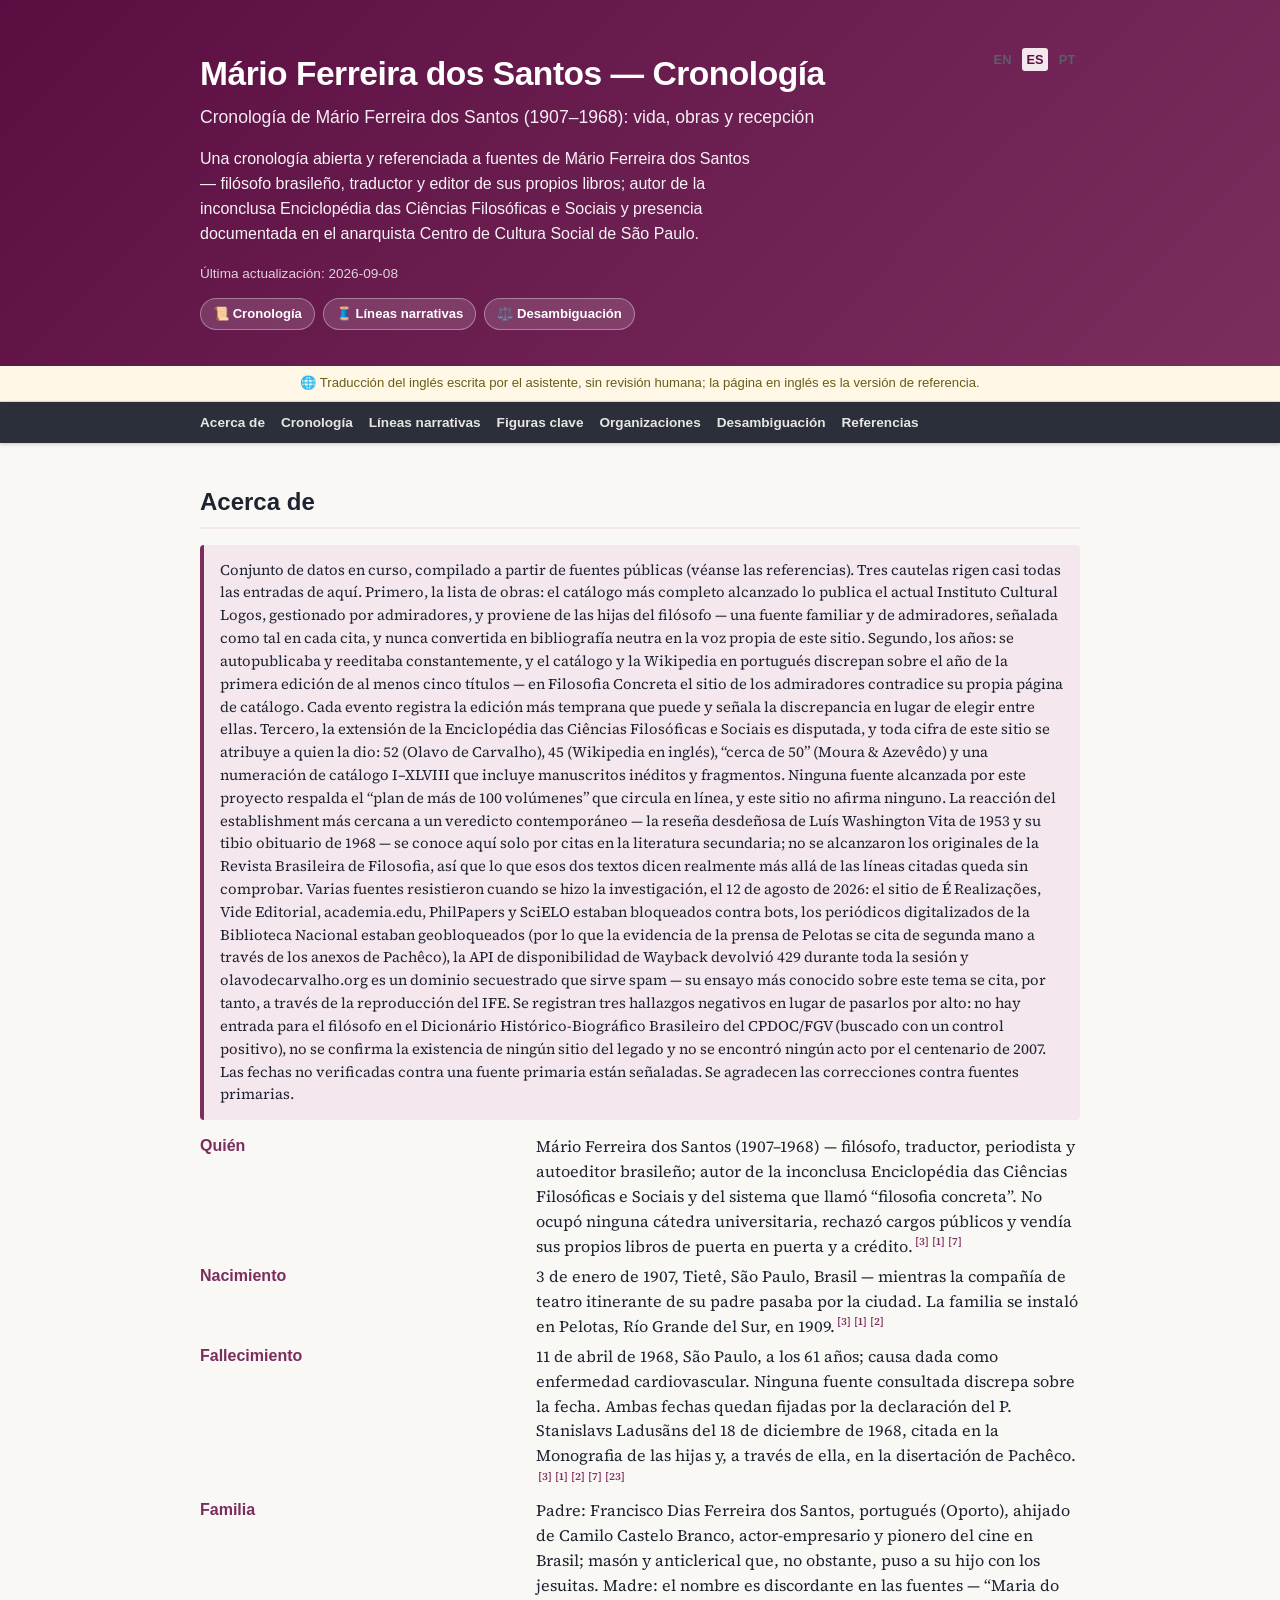
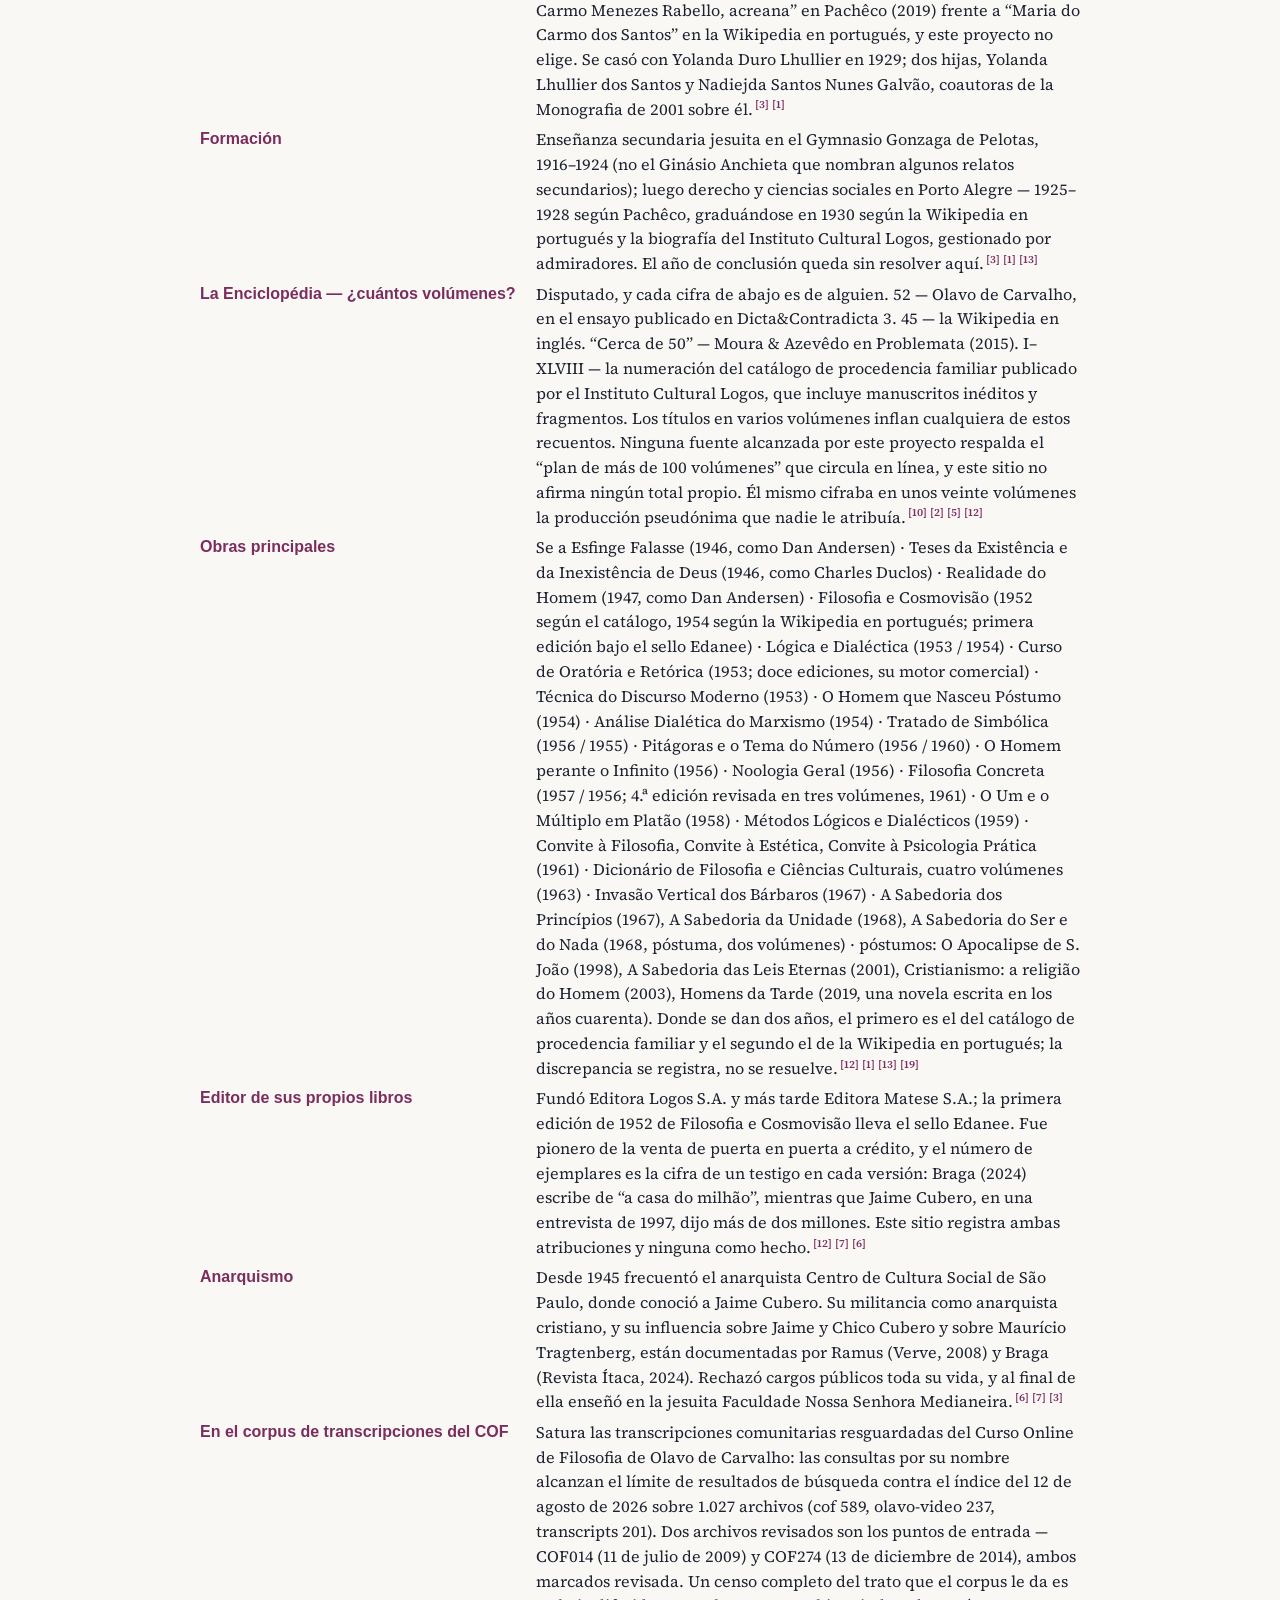
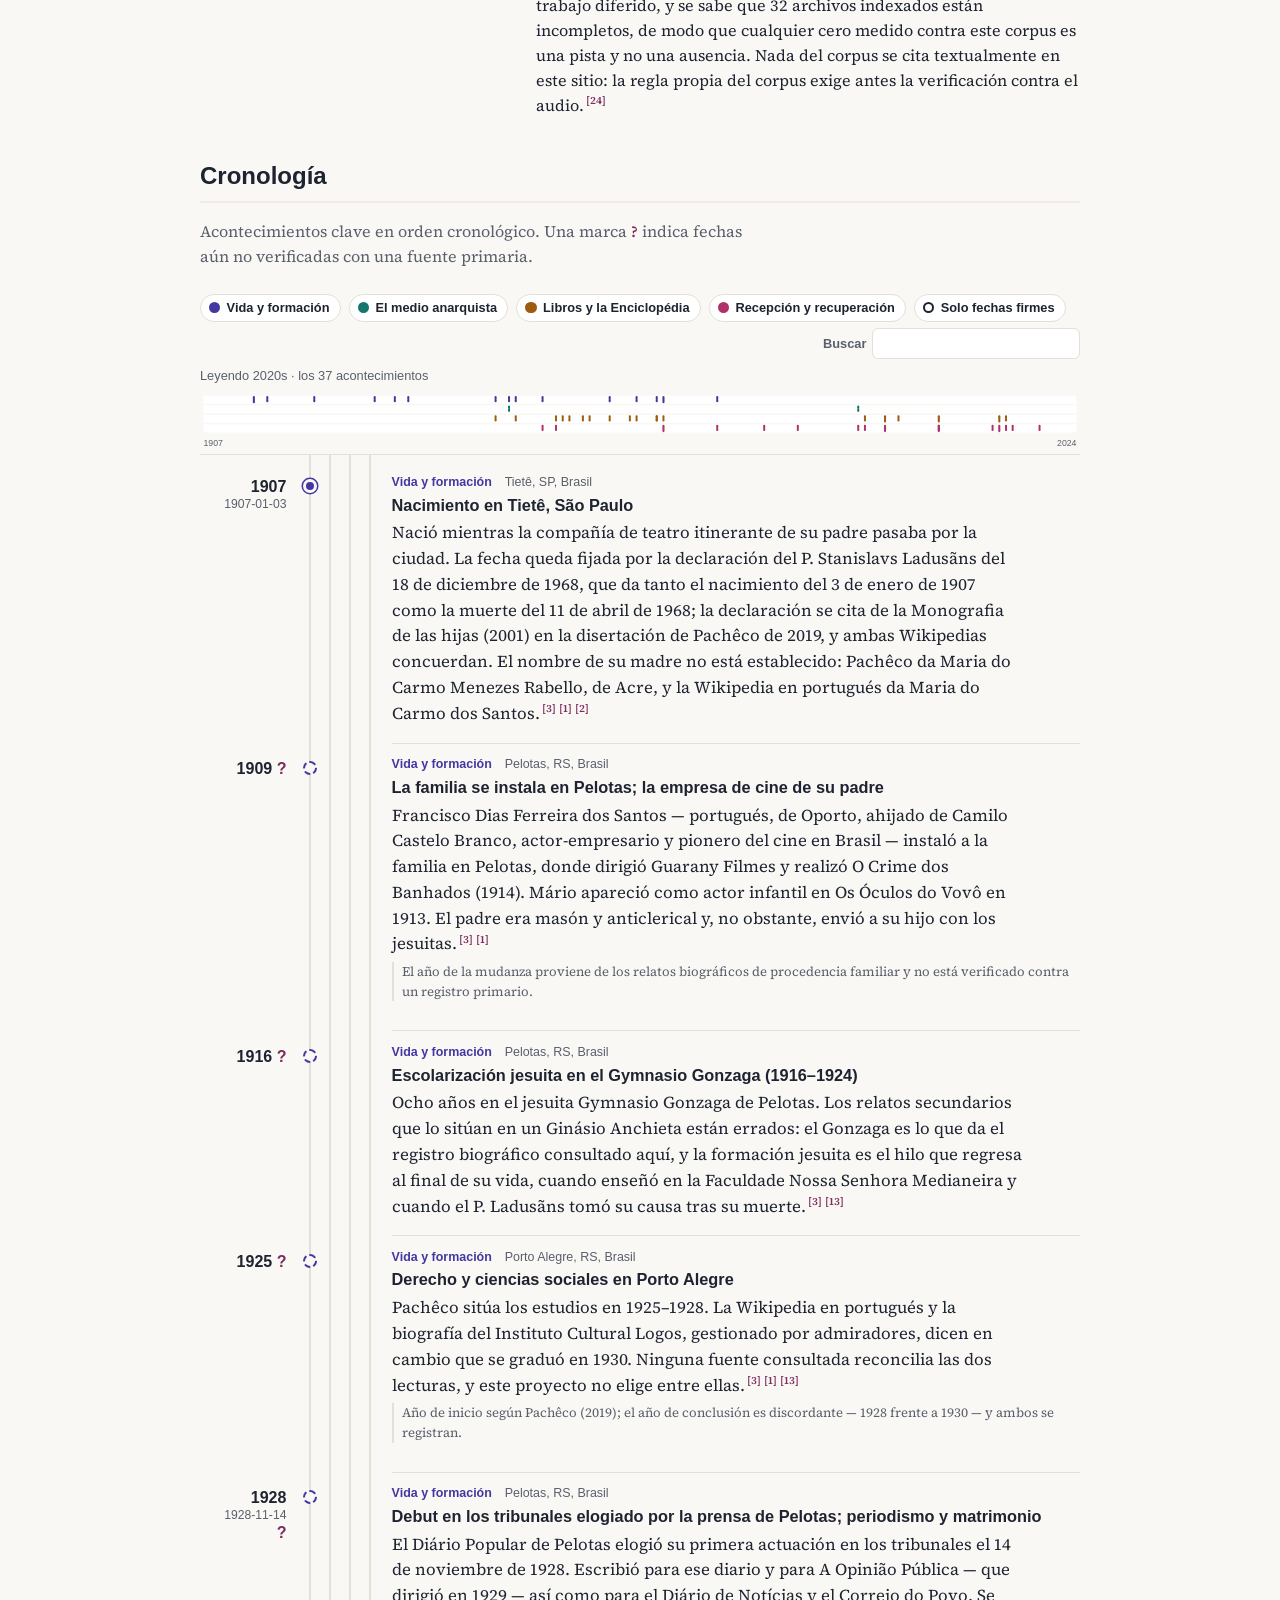
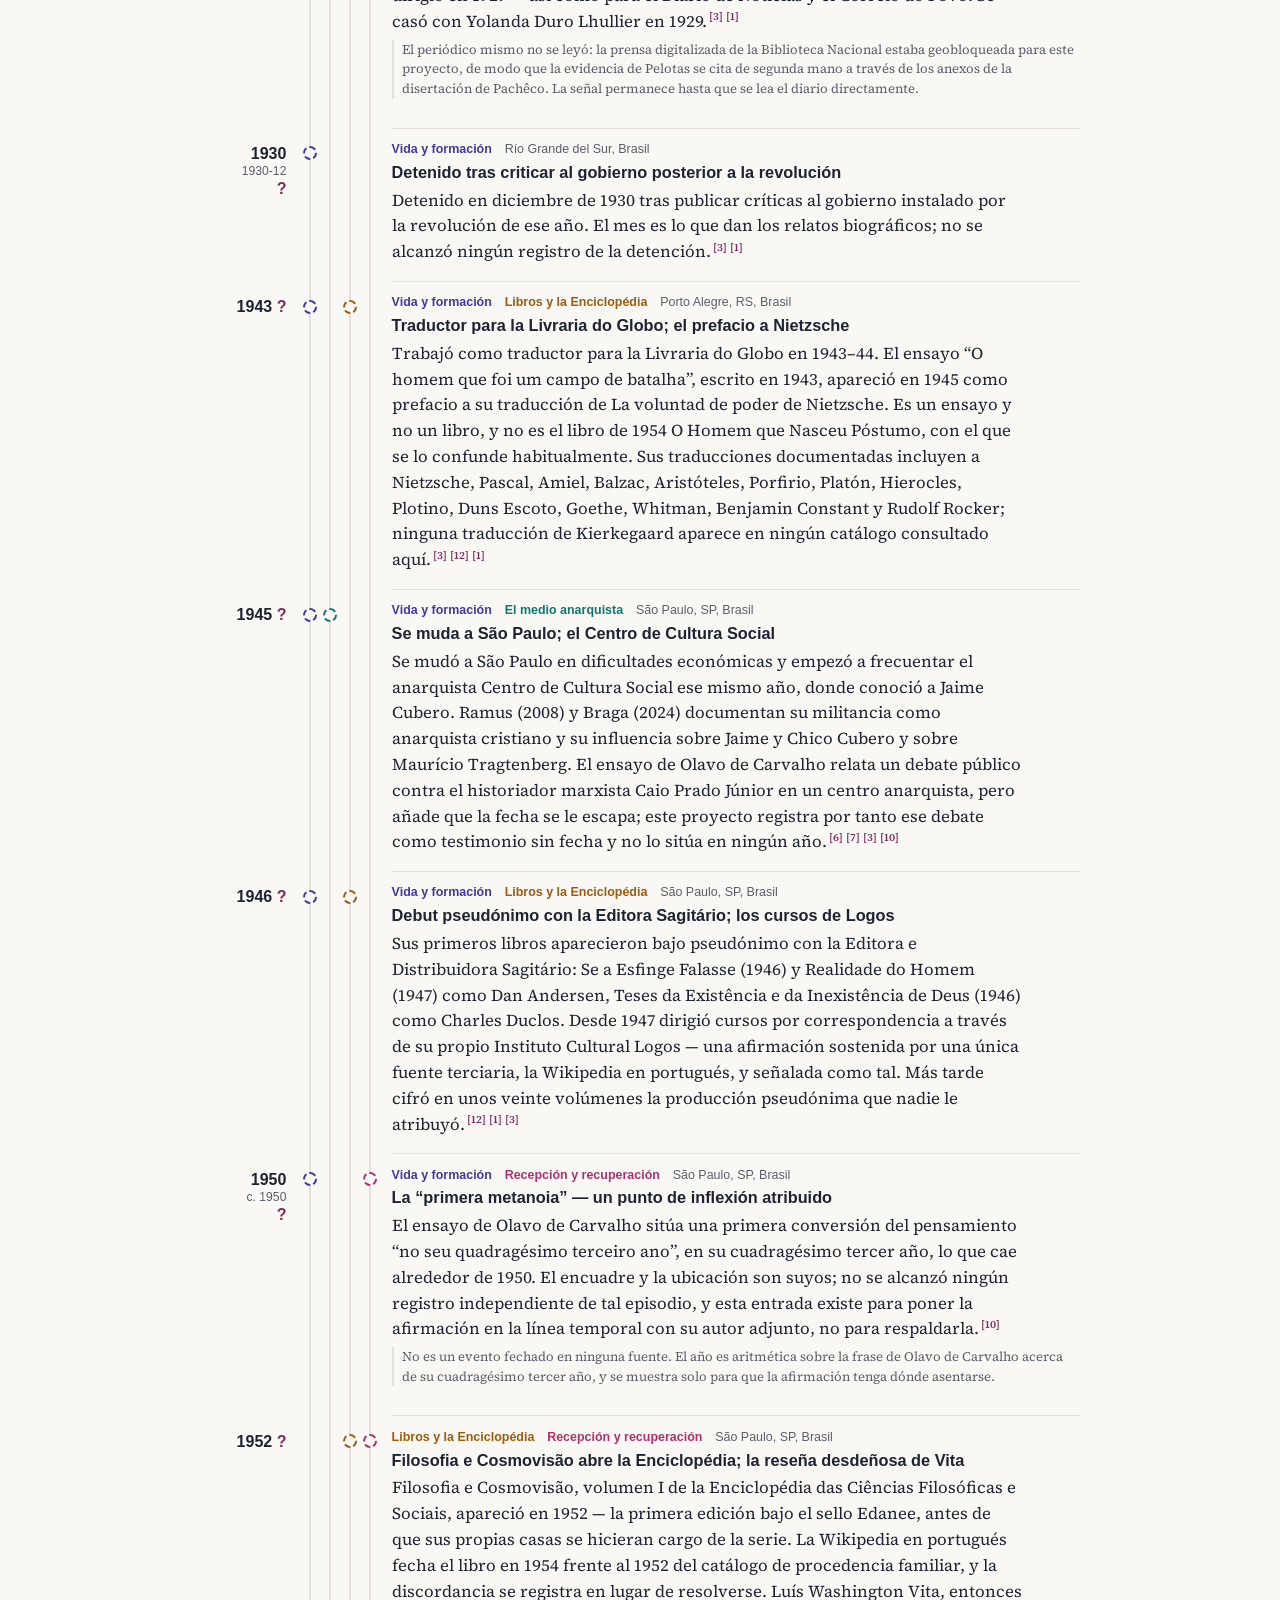
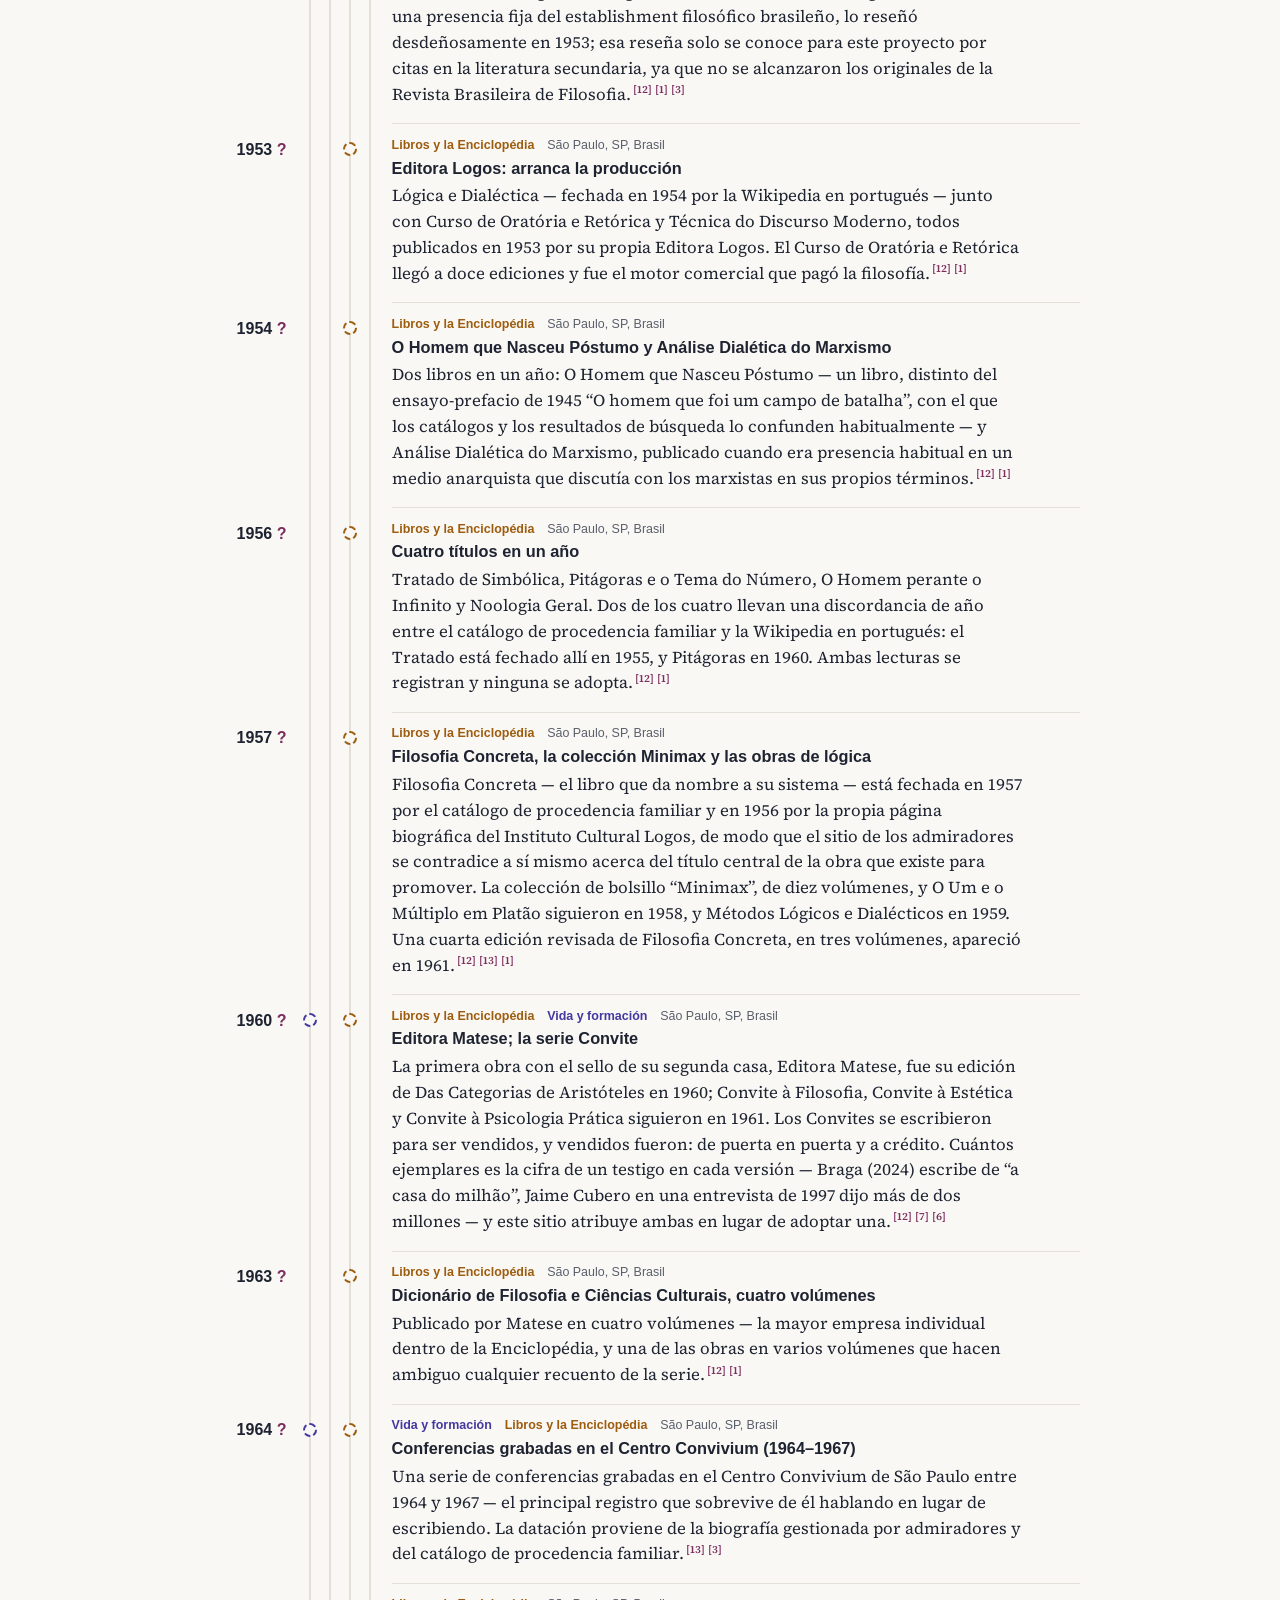
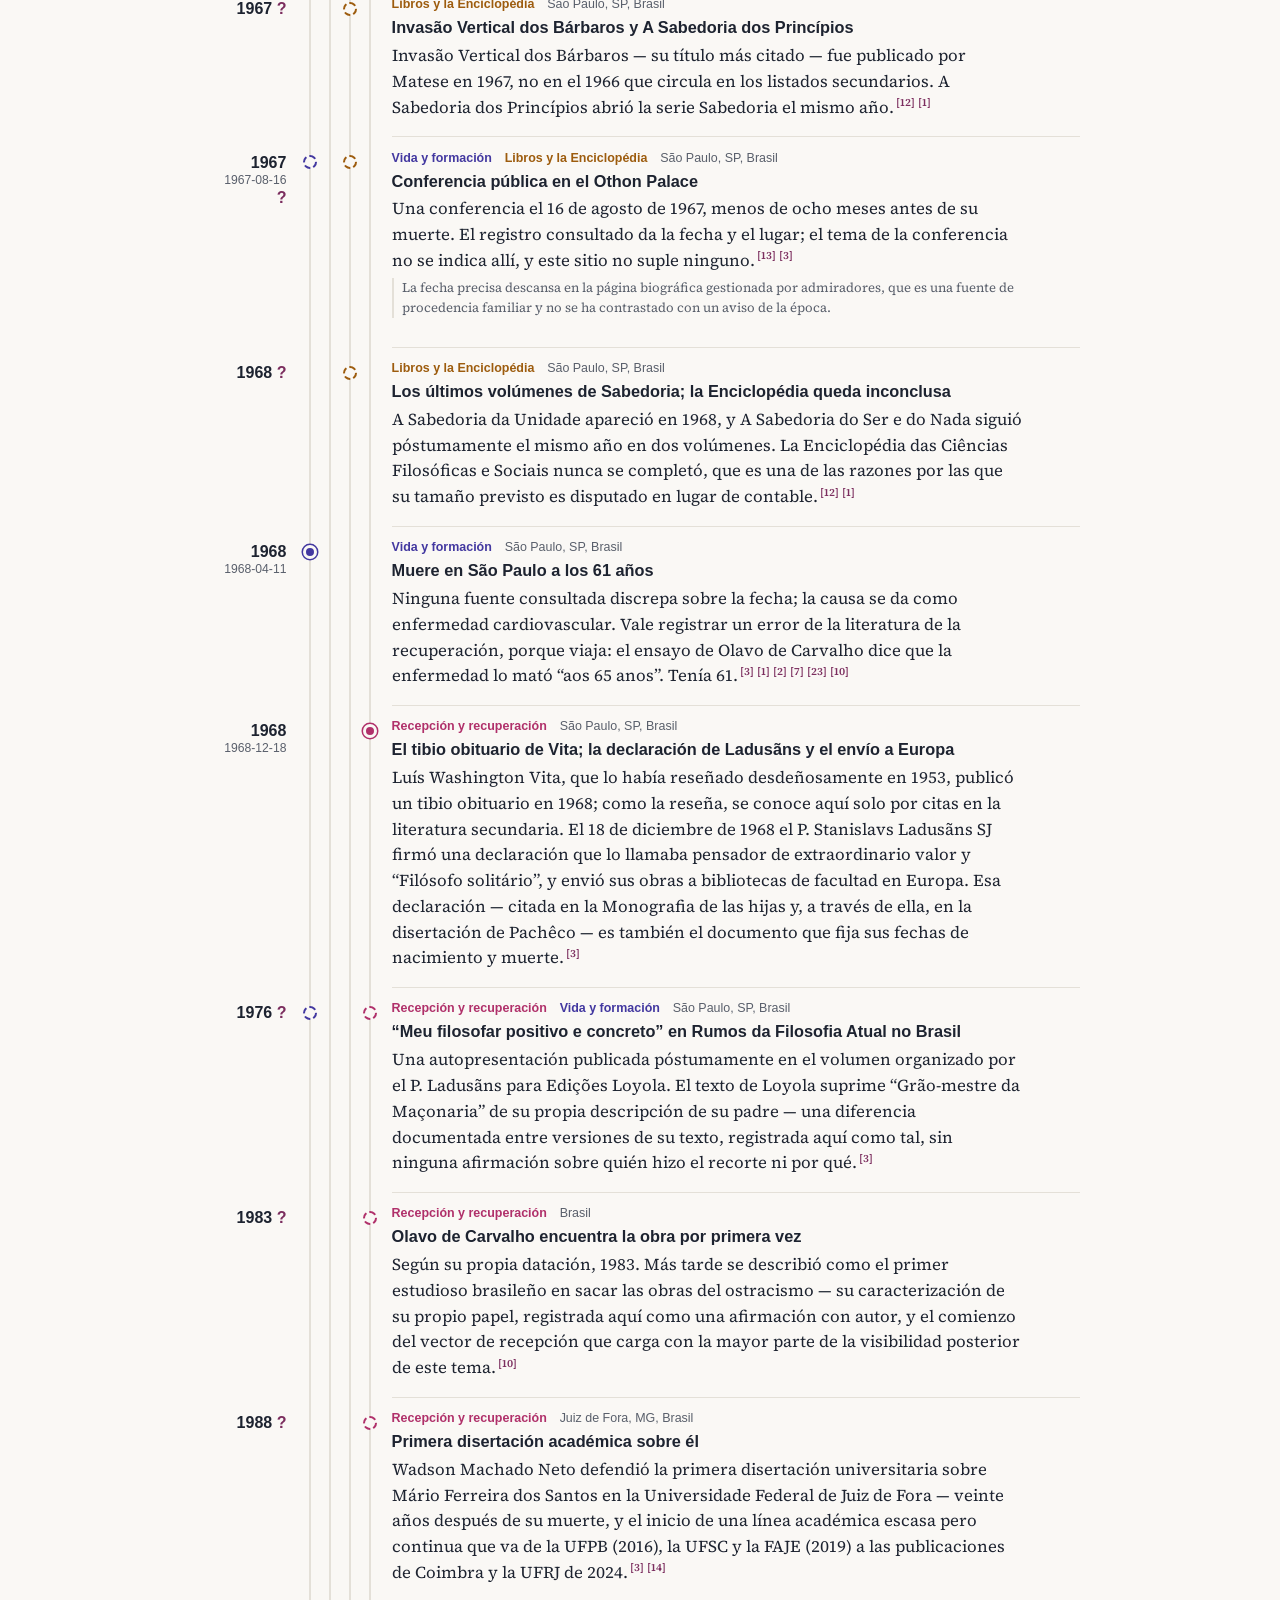
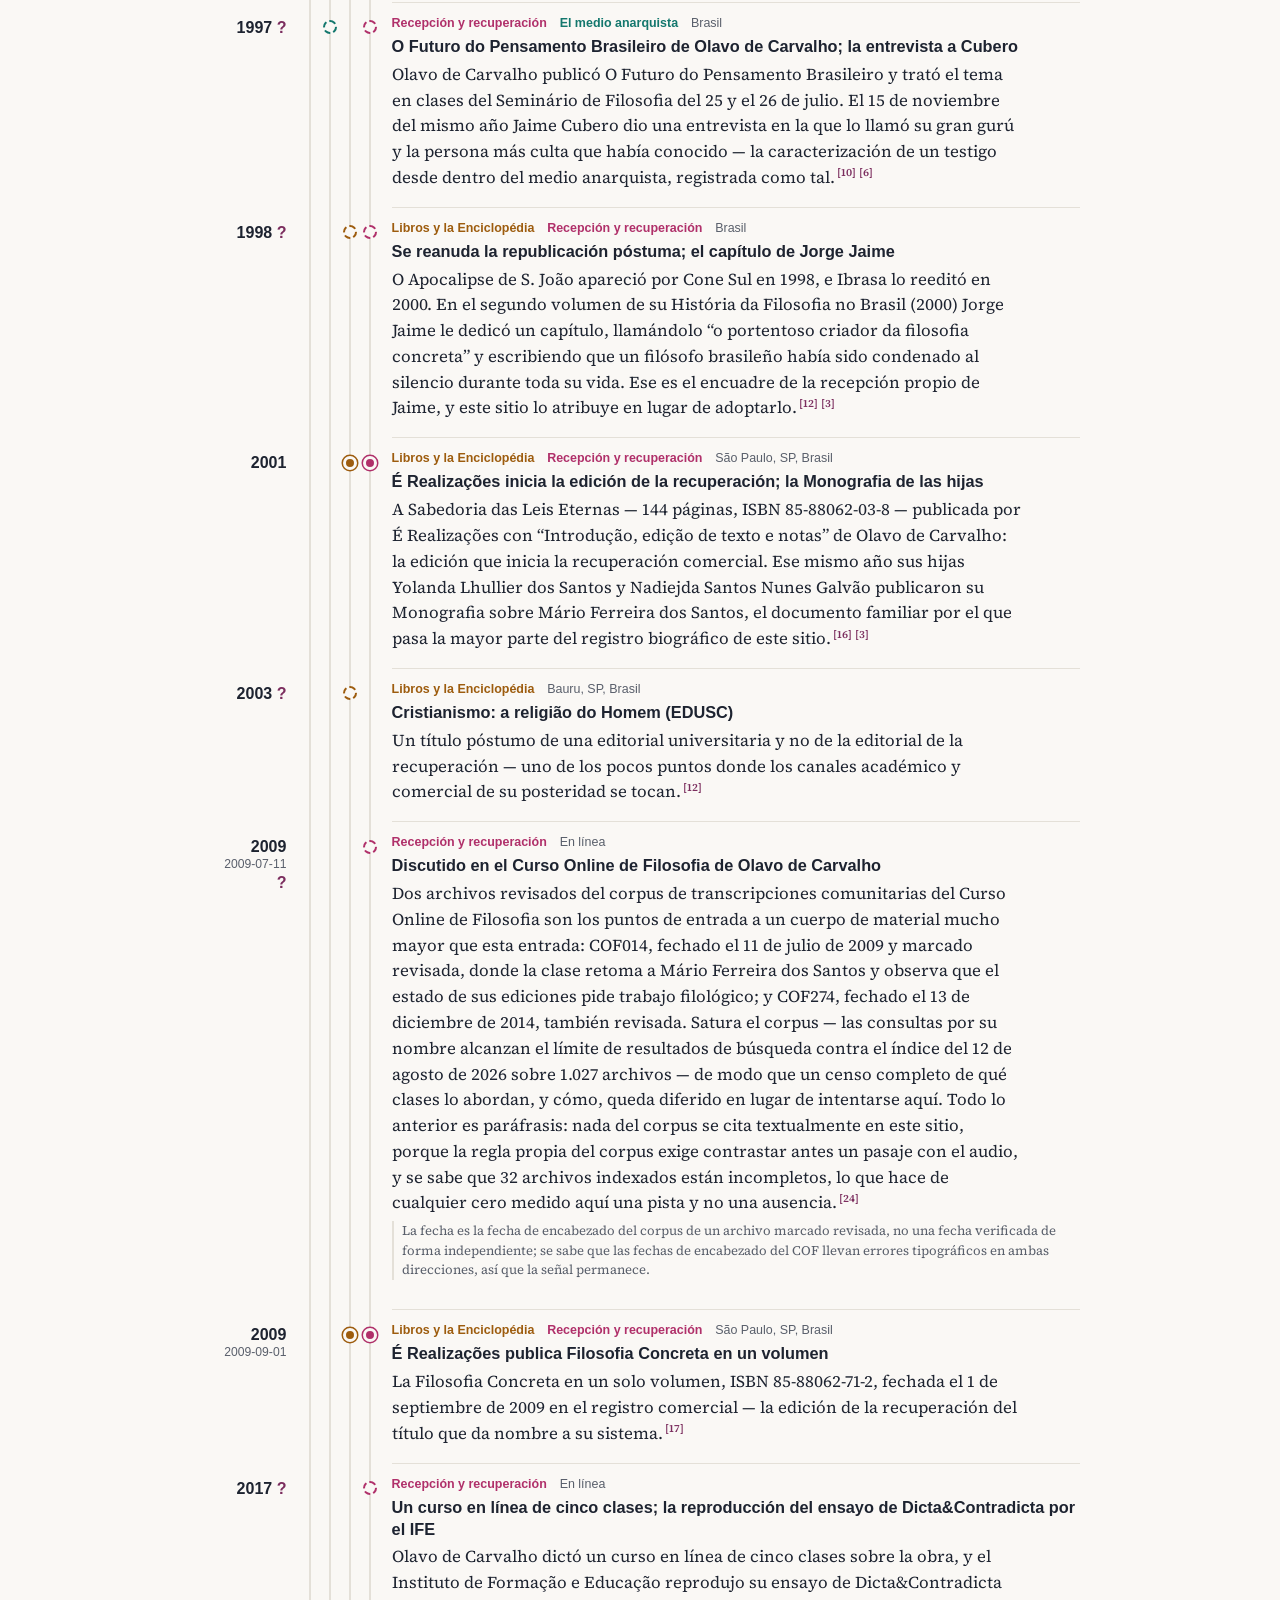
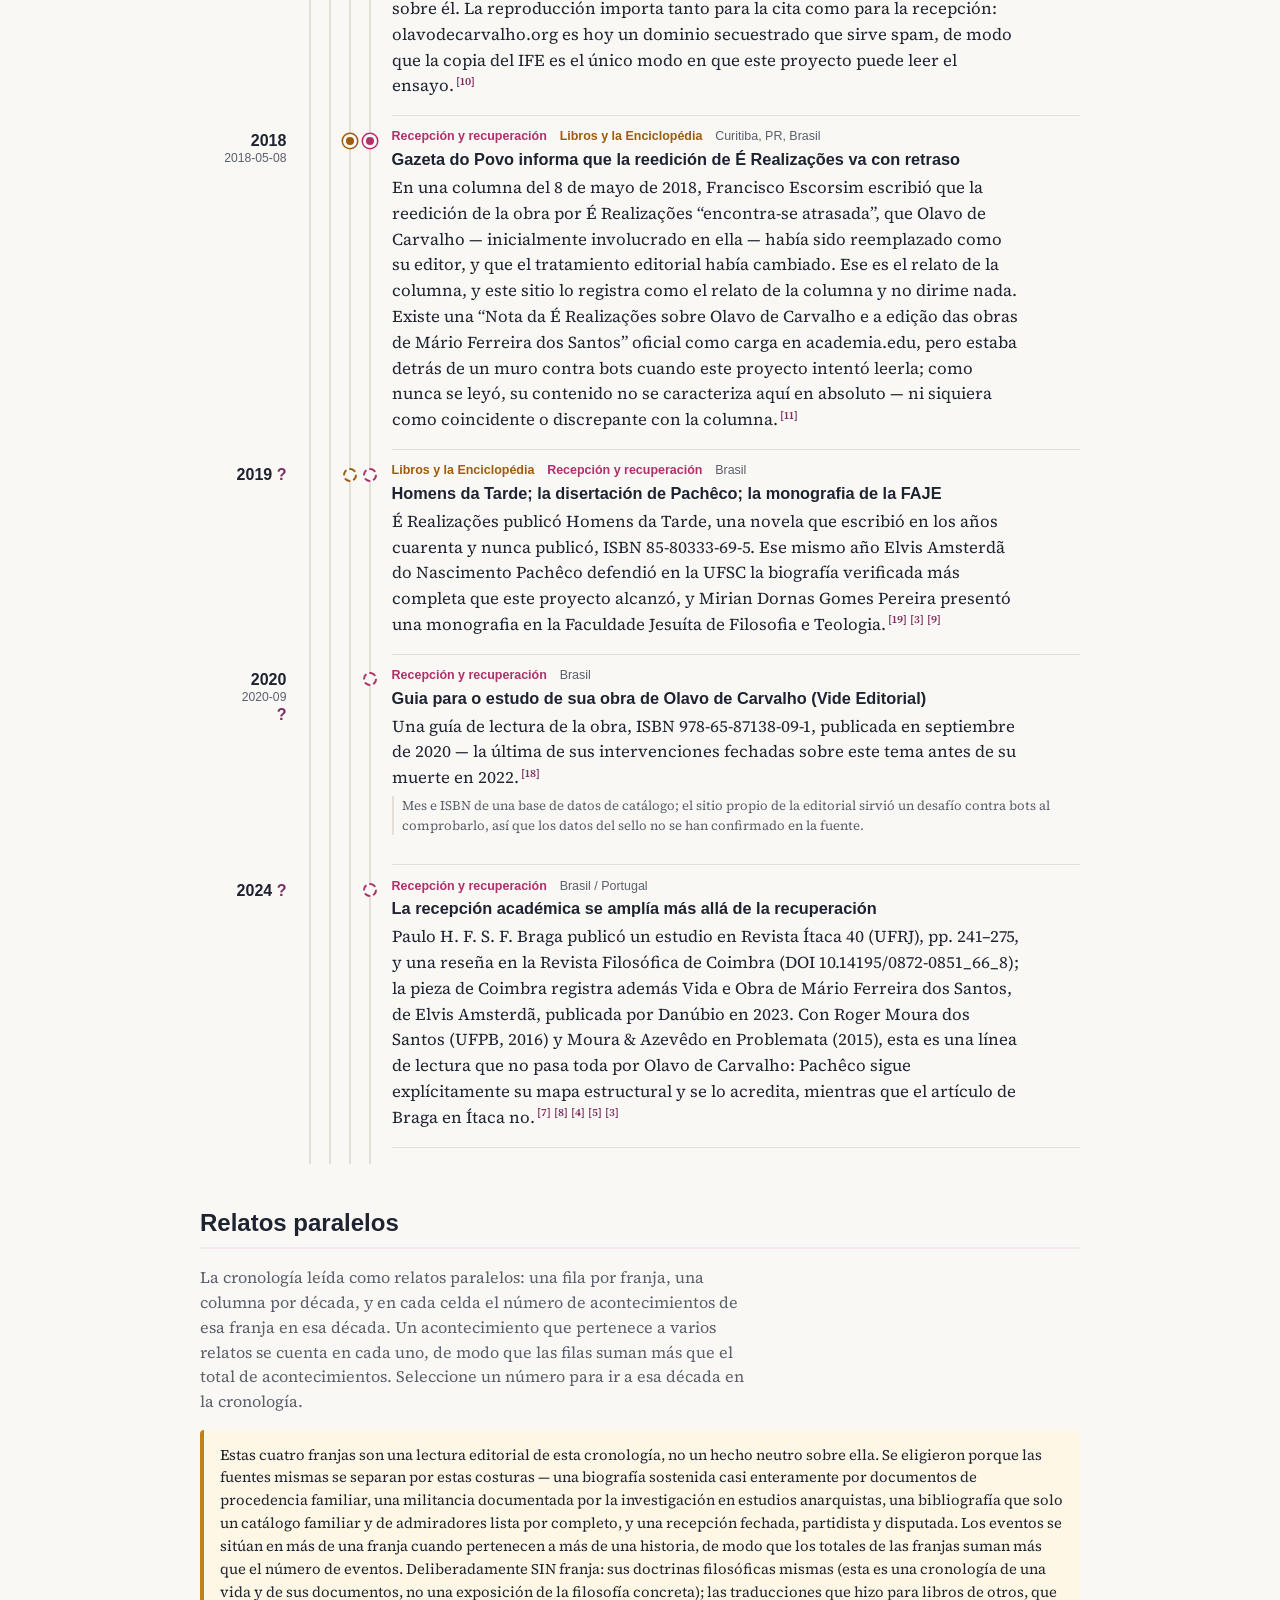
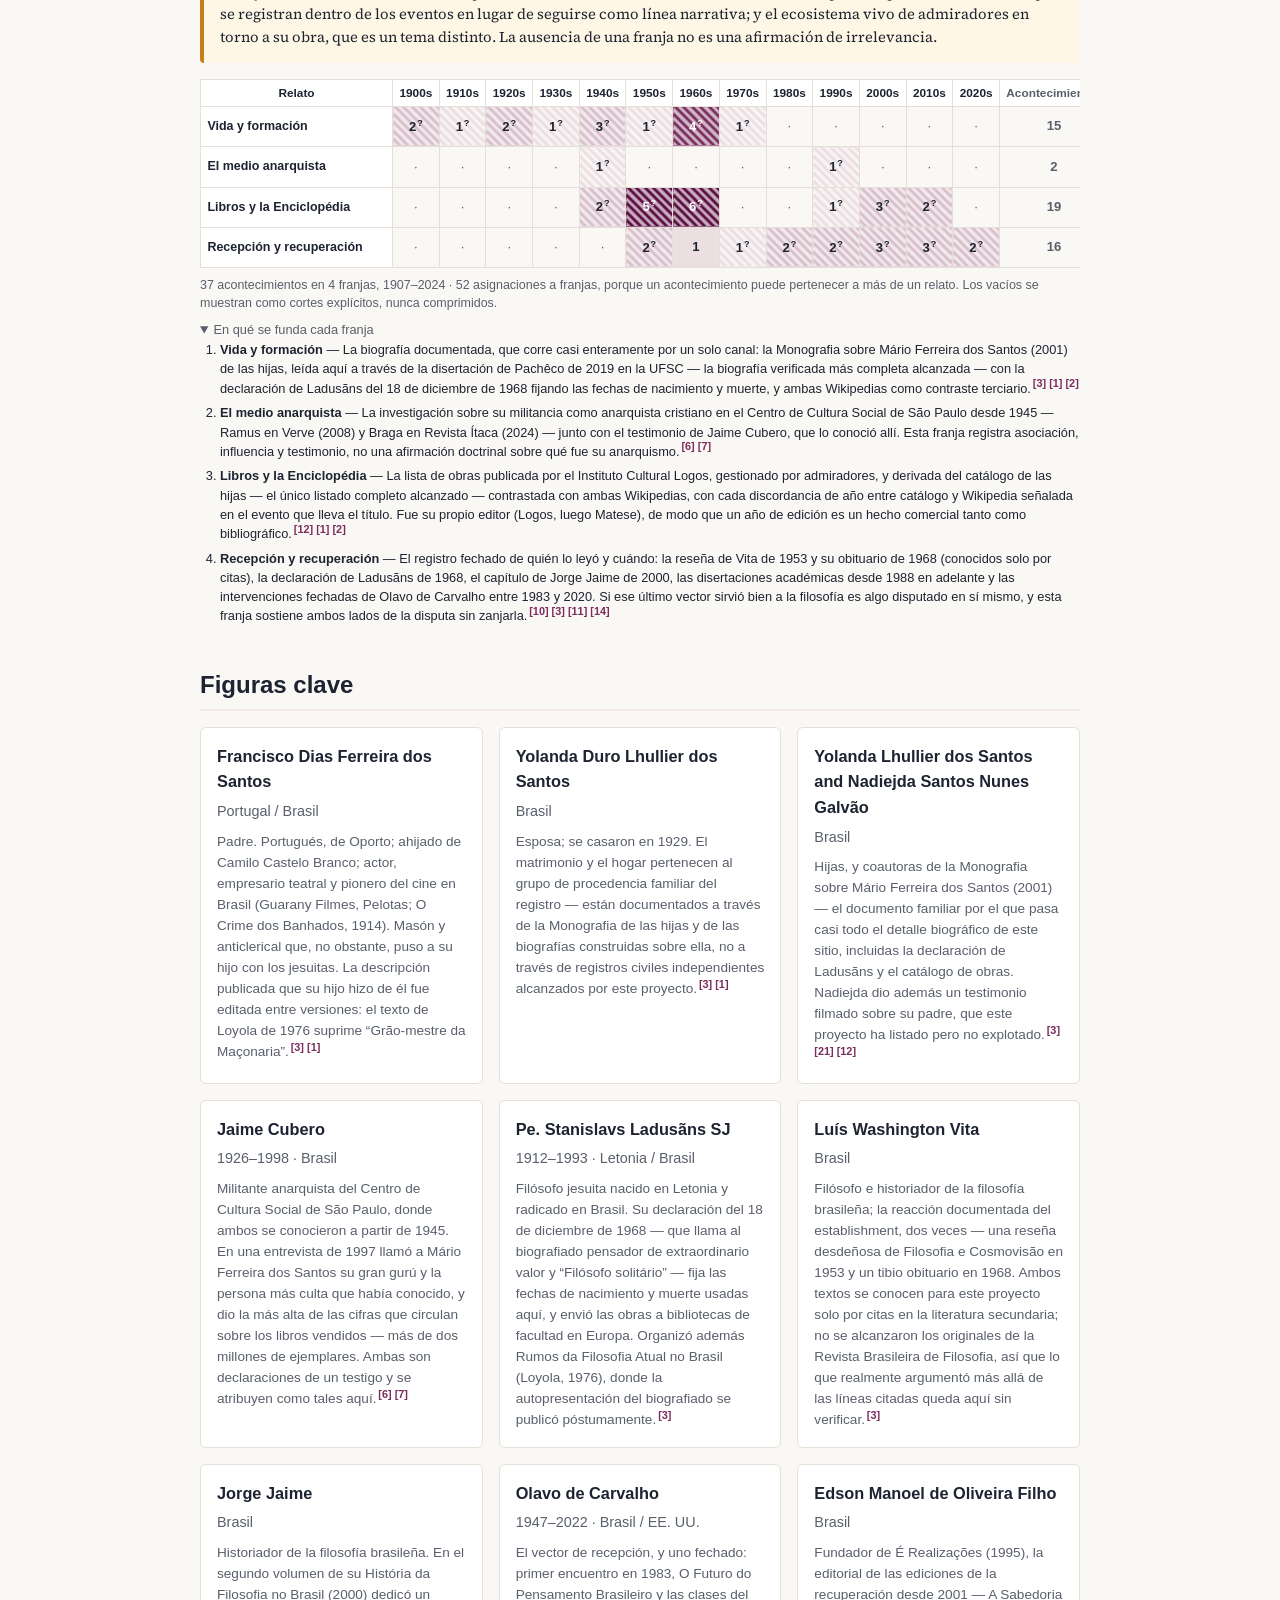
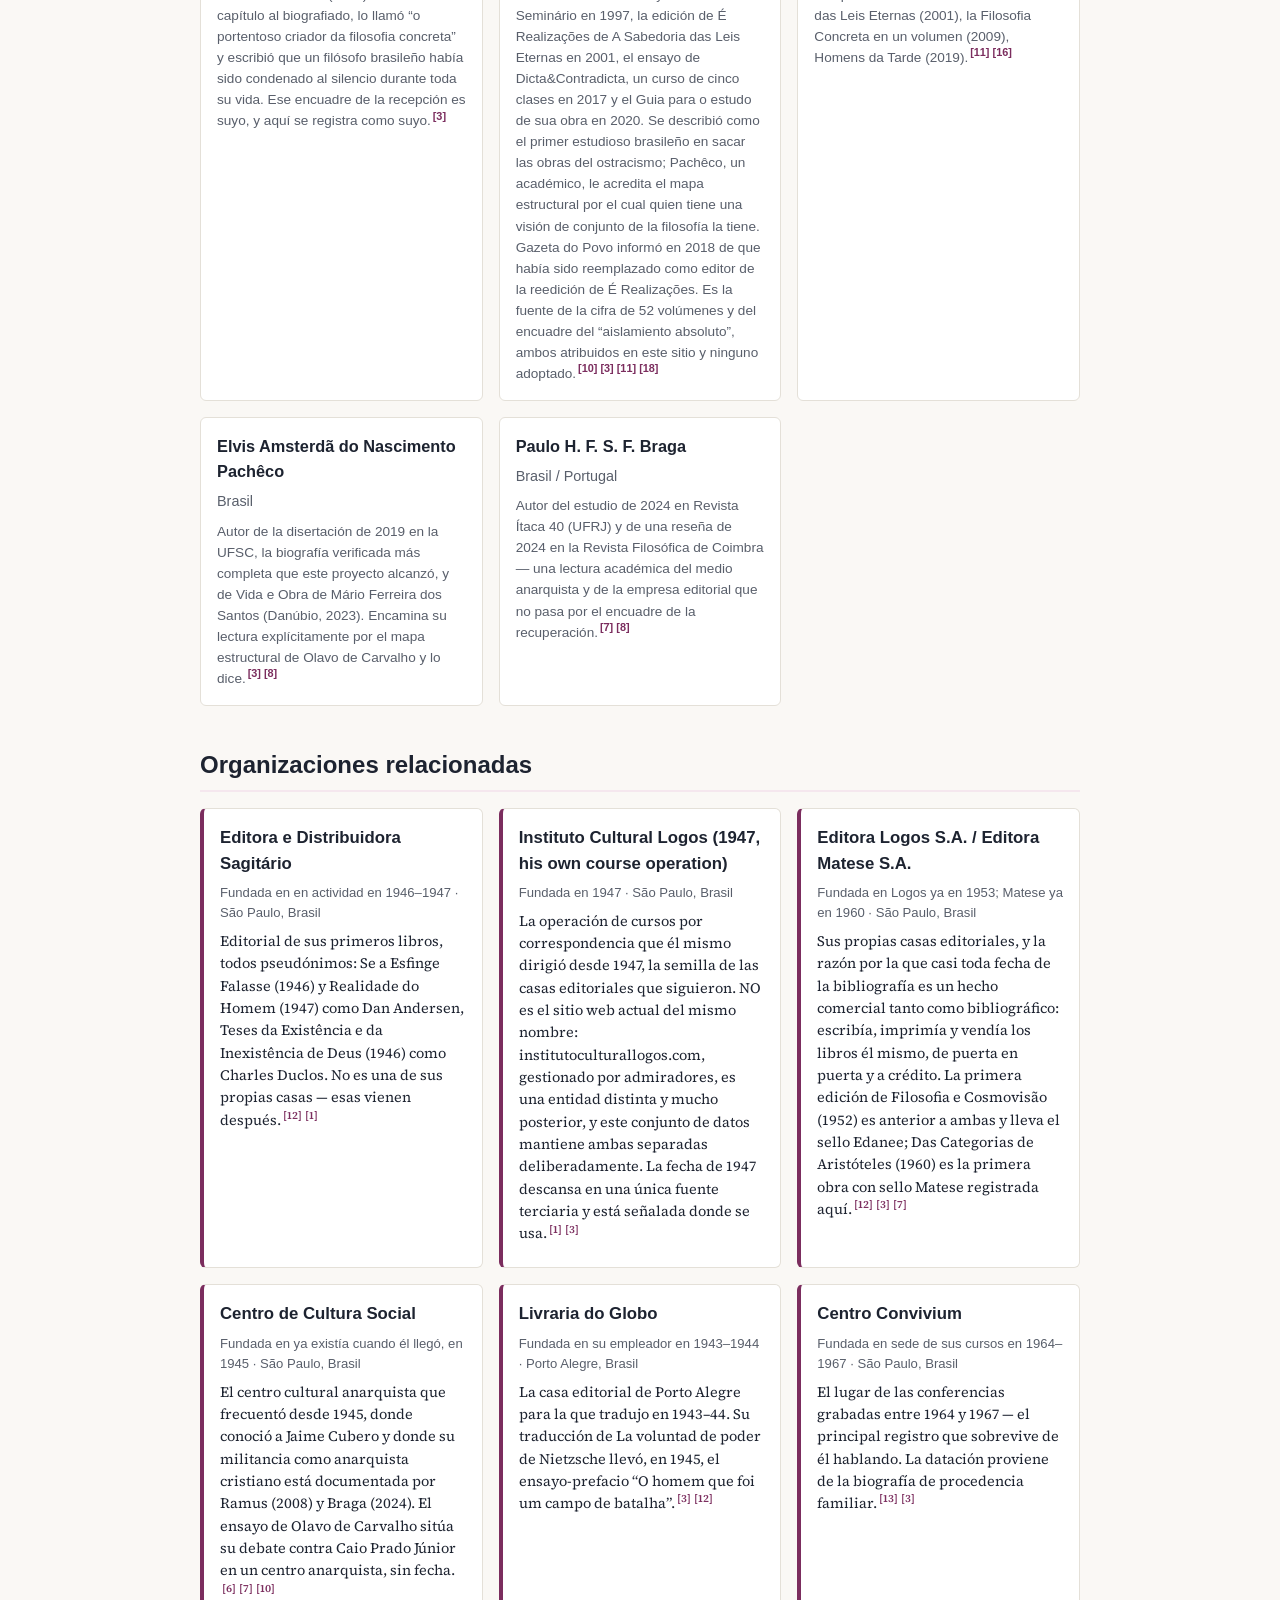
<file: docs/es/index.html>
<!DOCTYPE html>
<html lang="es">
<head>
  <meta charset="utf-8">
  <meta name="viewport" content="width=device-width, initial-scale=1">
  <title>Mário Ferreira dos Santos — Cronología</title>
  <meta name="description" content="Una cronología abierta y referenciada a fuentes de Mário Ferreira dos Santos — filósofo brasileño, traductor y editor de sus propios libros; autor de la inconclusa Enciclopédia das Ciências Filosóficas e Sociais y presencia documentada en el anarquista Centro de Cultura Social de São Paulo.">
  <!-- Google tag (gtag.js) -->
  <script async src="https://www.googletagmanager.com/gtag/js?id=G-R9LV1QZHVE"></script>
  <script>
    window.dataLayer = window.dataLayer || [];
    function gtag(){dataLayer.push(arguments);}
    gtag('js', new Date());
    gtag('config', 'G-R9LV1QZHVE');
  </script>
  <link rel="stylesheet" href="../styles.css">
  <script src="../river.js" defer></script>
  <script src="../cite.js" defer data-label="Referencia" data-all="Todas las referencias"></script>
  <link rel="canonical" href="https://cronologia.github.io/marioferreirasantos/es/">
  <link rel="alternate" hreflang="en" href="https://cronologia.github.io/marioferreirasantos/en/">
  <link rel="alternate" hreflang="es" href="https://cronologia.github.io/marioferreirasantos/es/">
  <link rel="alternate" hreflang="pt" href="https://cronologia.github.io/marioferreirasantos/pt/">
  <link rel="alternate" hreflang="x-default" href="https://cronologia.github.io/marioferreirasantos/">
  <meta property="og:type" content="website">
  <meta property="og:site_name" content="Mário Ferreira dos Santos — Cronología">
  <meta property="og:locale" content="es_ES">
  <meta property="og:title" content="Mário Ferreira dos Santos — Cronología">
  <meta property="og:description" content="Una cronología abierta y referenciada a fuentes de Mário Ferreira dos Santos — filósofo brasileño, traductor y editor de sus propios libros; autor de la inconclusa Enciclopédia das Ciências Filosóficas e Sociais y presencia documentada en el anarquista Centro de Cultura Social de São Paulo.">
  <meta property="og:url" content="https://cronologia.github.io/marioferreirasantos/es/">
  <meta name="twitter:card" content="summary">
  <meta name="twitter:title" content="Mário Ferreira dos Santos — Cronología">
  <meta name="twitter:description" content="Una cronología abierta y referenciada a fuentes de Mário Ferreira dos Santos — filósofo brasileño, traductor y editor de sus propios libros; autor de la inconclusa Enciclopédia das Ciências Filosóficas e Sociais y presencia documentada en el anarquista Centro de Cultura Social de São Paulo.">
  <script type="application/ld+json">
  {
    "@context": "https://schema.org",
    "@type": "WebSite",
    "name": "Mário Ferreira dos Santos — Cronología",
    "description": "Una cronología abierta y referenciada a fuentes de Mário Ferreira dos Santos — filósofo brasileño, traductor y editor de sus propios libros; autor de la inconclusa Enciclopédia das Ciências Filosóficas e Sociais y presencia documentada en el anarquista Centro de Cultura Social de São Paulo.",
    "url": "https://cronologia.github.io/marioferreirasantos/es/",
    "inLanguage": "es"
  }
  </script>
</head>
<body>
  <header class="site-header">
    <div class="wrap">
      <nav class="lang-switch" aria-label="Idioma"><a href="../en/" hreflang="en">EN</a><span class="lang-current" aria-current="true">ES</span><a href="../pt/" hreflang="pt">PT</a></nav>
      <h1>Mário Ferreira dos Santos — Cronología</h1>
      <p class="subtitle">Cronología de Mário Ferreira dos Santos (1907–1968): vida, obras y recepción</p>
      <p class="lead">Una cronología abierta y referenciada a fuentes de Mário Ferreira dos Santos — filósofo brasileño, traductor y editor de sus propios libros; autor de la inconclusa Enciclopédia das Ciências Filosóficas e Sociais y presencia documentada en el anarquista Centro de Cultura Social de São Paulo.</p>
      <p class="updated">Última actualización: 2026-09-08</p>
      <div class="viz-chips">
        <a href="#chronology">📜 Cronología</a>
        <a href="#threads">🧵 Líneas narrativas</a>
        <a href="#disambiguation">⚖️ Desambiguación</a>
      </div>
    </div>
  </header>
  <div class="i18n-disclaimer" role="note">🌐 Traducción del inglés escrita por el asistente, sin revisión humana; la página en inglés es la versión de referencia.</div>

  <nav class="site-nav">
    <div class="wrap">
      <a href="#about">Acerca de</a>
      <a href="#chronology">Cronología</a>
      <a href="#threads">Líneas narrativas</a>
      <a href="#figures">Figuras clave</a>
      <a href="#organizations">Organizaciones</a>
      <a href="#disambiguation">Desambiguación</a>
      <a href="#references">Referencias</a>
    </div>
  </nav>

  <main class="wrap">
    <section id="about">
      <h2>Acerca de</h2>
      <p class="notice">Conjunto de datos en curso, compilado a partir de fuentes públicas (véanse las referencias). Tres cautelas rigen casi todas las entradas de aquí. Primero, la lista de obras: el catálogo más completo alcanzado lo publica el actual Instituto Cultural Logos, gestionado por admiradores, y proviene de las hijas del filósofo — una fuente familiar y de admiradores, señalada como tal en cada cita, y nunca convertida en bibliografía neutra en la voz propia de este sitio. Segundo, los años: se autopublicaba y reeditaba constantemente, y el catálogo y la Wikipedia en portugués discrepan sobre el año de la primera edición de al menos cinco títulos — en Filosofia Concreta el sitio de los admiradores contradice su propia página de catálogo. Cada evento registra la edición más temprana que puede y señala la discrepancia en lugar de elegir entre ellas. Tercero, la extensión de la Enciclopédia das Ciências Filosóficas e Sociais es disputada, y toda cifra de este sitio se atribuye a quien la dio: 52 (Olavo de Carvalho), 45 (Wikipedia en inglés), “cerca de 50” (Moura &amp; Azevêdo) y una numeración de catálogo I–XLVIII que incluye manuscritos inéditos y fragmentos. Ninguna fuente alcanzada por este proyecto respalda el “plan de más de 100 volúmenes” que circula en línea, y este sitio no afirma ninguno. La reacción del establishment más cercana a un veredicto contemporáneo — la reseña desdeñosa de Luís Washington Vita de 1953 y su tibio obituario de 1968 — se conoce aquí solo por citas en la literatura secundaria; no se alcanzaron los originales de la Revista Brasileira de Filosofia, así que lo que esos dos textos dicen realmente más allá de las líneas citadas queda sin comprobar. Varias fuentes resistieron cuando se hizo la investigación, el 12 de agosto de 2026: el sitio de É Realizações, Vide Editorial, academia.edu, PhilPapers y SciELO estaban bloqueados contra bots, los periódicos digitalizados de la Biblioteca Nacional estaban geobloqueados (por lo que la evidencia de la prensa de Pelotas se cita de segunda mano a través de los anexos de Pachêco), la API de disponibilidad de Wayback devolvió 429 durante toda la sesión y olavodecarvalho.org es un dominio secuestrado que sirve spam — su ensayo más conocido sobre este tema se cita, por tanto, a través de la reproducción del IFE. Se registran tres hallazgos negativos en lugar de pasarlos por alto: no hay entrada para el filósofo en el Dicionário Histórico-Biográfico Brasileiro del CPDOC/FGV (buscado con un control positivo), no se confirma la existencia de ningún sitio del legado y no se encontró ningún acto por el centenario de 2007. Las fechas no verificadas contra una fuente primaria están señaladas. Se agradecen las correcciones contra fuentes primarias.</p>
      <dl class="facts">
        <dt>Quién</dt>
        <dd>Mário Ferreira dos Santos (1907–1968) — filósofo, traductor, periodista y autoeditor brasileño; autor de la inconclusa Enciclopédia das Ciências Filosóficas e Sociais y del sistema que llamó “filosofia concreta”. No ocupó ninguna cátedra universitaria, rechazó cargos públicos y vendía sus propios libros de puerta en puerta y a crédito.<sup class="cite"><a href="#ref-3" title="Reference 3">[3]</a> <a href="#ref-1" title="Reference 1">[1]</a> <a href="#ref-7" title="Reference 7">[7]</a></sup></dd>
        <dt>Nacimiento</dt>
        <dd>3 de enero de 1907, Tietê, São Paulo, Brasil — mientras la compañía de teatro itinerante de su padre pasaba por la ciudad. La familia se instaló en Pelotas, Río Grande del Sur, en 1909.<sup class="cite"><a href="#ref-3" title="Reference 3">[3]</a> <a href="#ref-1" title="Reference 1">[1]</a> <a href="#ref-2" title="Reference 2">[2]</a></sup></dd>
        <dt>Fallecimiento</dt>
        <dd>11 de abril de 1968, São Paulo, a los 61 años; causa dada como enfermedad cardiovascular. Ninguna fuente consultada discrepa sobre la fecha. Ambas fechas quedan fijadas por la declaración del P. Stanislavs Ladusãns del 18 de diciembre de 1968, citada en la Monografia de las hijas y, a través de ella, en la disertación de Pachêco.<sup class="cite"><a href="#ref-3" title="Reference 3">[3]</a> <a href="#ref-1" title="Reference 1">[1]</a> <a href="#ref-2" title="Reference 2">[2]</a> <a href="#ref-7" title="Reference 7">[7]</a> <a href="#ref-23" title="Reference 23">[23]</a></sup></dd>
        <dt>Familia</dt>
        <dd>Padre: Francisco Dias Ferreira dos Santos, portugués (Oporto), ahijado de Camilo Castelo Branco, actor-empresario y pionero del cine en Brasil; masón y anticlerical que, no obstante, puso a su hijo con los jesuitas. Madre: el nombre es discordante en las fuentes — “Maria do Carmo Menezes Rabello, acreana” en Pachêco (2019) frente a “Maria do Carmo dos Santos” en la Wikipedia en portugués, y este proyecto no elige. Se casó con Yolanda Duro Lhullier en 1929; dos hijas, Yolanda Lhullier dos Santos y Nadiejda Santos Nunes Galvão, coautoras de la Monografia de 2001 sobre él.<sup class="cite"><a href="#ref-3" title="Reference 3">[3]</a> <a href="#ref-1" title="Reference 1">[1]</a></sup></dd>
        <dt>Formación</dt>
        <dd>Enseñanza secundaria jesuita en el Gymnasio Gonzaga de Pelotas, 1916–1924 (no el Ginásio Anchieta que nombran algunos relatos secundarios); luego derecho y ciencias sociales en Porto Alegre — 1925–1928 según Pachêco, graduándose en 1930 según la Wikipedia en portugués y la biografía del Instituto Cultural Logos, gestionado por admiradores. El año de conclusión queda sin resolver aquí.<sup class="cite"><a href="#ref-3" title="Reference 3">[3]</a> <a href="#ref-1" title="Reference 1">[1]</a> <a href="#ref-13" title="Reference 13">[13]</a></sup></dd>
        <dt>La Enciclopédia — ¿cuántos volúmenes?</dt>
        <dd>Disputado, y cada cifra de abajo es de alguien. 52 — Olavo de Carvalho, en el ensayo publicado en Dicta&amp;Contradicta 3. 45 — la Wikipedia en inglés. “Cerca de 50” — Moura &amp; Azevêdo en Problemata (2015). I–XLVIII — la numeración del catálogo de procedencia familiar publicado por el Instituto Cultural Logos, que incluye manuscritos inéditos y fragmentos. Los títulos en varios volúmenes inflan cualquiera de estos recuentos. Ninguna fuente alcanzada por este proyecto respalda el “plan de más de 100 volúmenes” que circula en línea, y este sitio no afirma ningún total propio. Él mismo cifraba en unos veinte volúmenes la producción pseudónima que nadie le atribuía.<sup class="cite"><a href="#ref-10" title="Reference 10">[10]</a> <a href="#ref-2" title="Reference 2">[2]</a> <a href="#ref-5" title="Reference 5">[5]</a> <a href="#ref-12" title="Reference 12">[12]</a></sup></dd>
        <dt>Obras principales</dt>
        <dd>Se a Esfinge Falasse (1946, como Dan Andersen) · Teses da Existência e da Inexistência de Deus (1946, como Charles Duclos) · Realidade do Homem (1947, como Dan Andersen) · Filosofia e Cosmovisão (1952 según el catálogo, 1954 según la Wikipedia en portugués; primera edición bajo el sello Edanee) · Lógica e Dialéctica (1953 / 1954) · Curso de Oratória e Retórica (1953; doce ediciones, su motor comercial) · Técnica do Discurso Moderno (1953) · O Homem que Nasceu Póstumo (1954) · Análise Dialética do Marxismo (1954) · Tratado de Simbólica (1956 / 1955) · Pitágoras e o Tema do Número (1956 / 1960) · O Homem perante o Infinito (1956) · Noologia Geral (1956) · Filosofia Concreta (1957 / 1956; 4.ª edición revisada en tres volúmenes, 1961) · O Um e o Múltiplo em Platão (1958) · Métodos Lógicos e Dialécticos (1959) · Convite à Filosofia, Convite à Estética, Convite à Psicologia Prática (1961) · Dicionário de Filosofia e Ciências Culturais, cuatro volúmenes (1963) · Invasão Vertical dos Bárbaros (1967) · A Sabedoria dos Princípios (1967), A Sabedoria da Unidade (1968), A Sabedoria do Ser e do Nada (1968, póstuma, dos volúmenes) · póstumos: O Apocalipse de S. João (1998), A Sabedoria das Leis Eternas (2001), Cristianismo: a religião do Homem (2003), Homens da Tarde (2019, una novela escrita en los años cuarenta). Donde se dan dos años, el primero es el del catálogo de procedencia familiar y el segundo el de la Wikipedia en portugués; la discrepancia se registra, no se resuelve.<sup class="cite"><a href="#ref-12" title="Reference 12">[12]</a> <a href="#ref-1" title="Reference 1">[1]</a> <a href="#ref-13" title="Reference 13">[13]</a> <a href="#ref-19" title="Reference 19">[19]</a></sup></dd>
        <dt>Editor de sus propios libros</dt>
        <dd>Fundó Editora Logos S.A. y más tarde Editora Matese S.A.; la primera edición de 1952 de Filosofia e Cosmovisão lleva el sello Edanee. Fue pionero de la venta de puerta en puerta a crédito, y el número de ejemplares es la cifra de un testigo en cada versión: Braga (2024) escribe de “a casa do milhão”, mientras que Jaime Cubero, en una entrevista de 1997, dijo más de dos millones. Este sitio registra ambas atribuciones y ninguna como hecho.<sup class="cite"><a href="#ref-12" title="Reference 12">[12]</a> <a href="#ref-7" title="Reference 7">[7]</a> <a href="#ref-6" title="Reference 6">[6]</a></sup></dd>
        <dt>Anarquismo</dt>
        <dd>Desde 1945 frecuentó el anarquista Centro de Cultura Social de São Paulo, donde conoció a Jaime Cubero. Su militancia como anarquista cristiano, y su influencia sobre Jaime y Chico Cubero y sobre Maurício Tragtenberg, están documentadas por Ramus (Verve, 2008) y Braga (Revista Ítaca, 2024). Rechazó cargos públicos toda su vida, y al final de ella enseñó en la jesuita Faculdade Nossa Senhora Medianeira.<sup class="cite"><a href="#ref-6" title="Reference 6">[6]</a> <a href="#ref-7" title="Reference 7">[7]</a> <a href="#ref-3" title="Reference 3">[3]</a></sup></dd>
        <dt>En el corpus de transcripciones del COF</dt>
        <dd>Satura las transcripciones comunitarias resguardadas del Curso Online de Filosofia de Olavo de Carvalho: las consultas por su nombre alcanzan el límite de resultados de búsqueda contra el índice del 12 de agosto de 2026 sobre 1.027 archivos (cof 589, olavo-video 237, transcripts 201). Dos archivos revisados son los puntos de entrada — COF014 (11 de julio de 2009) y COF274 (13 de diciembre de 2014), ambos marcados revisada. Un censo completo del trato que el corpus le da es trabajo diferido, y se sabe que 32 archivos indexados están incompletos, de modo que cualquier cero medido contra este corpus es una pista y no una ausencia. Nada del corpus se cita textualmente en este sitio: la regla propia del corpus exige antes la verificación contra el audio.<sup class="cite"><a href="#ref-24" title="Reference 24">[24]</a></sup></dd>
      </dl>
    </section>

    <section id="chronology" class="river rv-lanes">
      <h2>Cronología</h2>
      <p class="section-intro">Acontecimientos clave en orden cronológico. Una marca <span class="flag">?</span> indica
      fechas aún no verificadas con una fuente primaria.</p>
      <div class="rv-bar">
        <div class="rv-controls" role="group" aria-label="Filtrar la cronología" hidden>
          <label class="rv-chip rv-l0"><input type="checkbox" data-lane="life" checked><span class="rv-sw"></span>Vida y formación</label>
          <label class="rv-chip rv-l1"><input type="checkbox" data-lane="anarchism" checked><span class="rv-sw"></span>El medio anarquista</label>
          <label class="rv-chip rv-l2"><input type="checkbox" data-lane="works" checked><span class="rv-sw"></span>Libros y la Enciclopédia</label>
          <label class="rv-chip rv-l3"><input type="checkbox" data-lane="reception" checked><span class="rv-sw"></span>Recepción y recuperación</label>
          <label class="rv-chip rv-firm"><input type="checkbox" data-firm><span class="rv-sw"></span>Solo fechas firmes</label>
          <label class="rv-find">Buscar <input type="search" autocomplete="off"></label>
          <p class="rv-status" aria-live="polite" data-all="los {n} acontecimientos" data-some="{n} de {total} acontecimientos mostrados" data-reading="Leyendo"></p>
        </div>
        <svg class="rv-ribbon" viewBox="-4 0 1008 62" preserveAspectRatio="xMinYMid meet" role="img" aria-label="Vista general de los 37 acontecimientos en 4 relatos; los grandes vacíos del registro se dibujan como cortes">
          <rect class="rv-row" x="0" y="2" width="1000" height="9"/><rect class="rv-row" x="0" y="13" width="1000" height="9"/><rect class="rv-row" x="0" y="24" width="1000" height="9"/><rect class="rv-row" x="0" y="35" width="1000" height="9"/>
          <line class="rv-tick rv-l0" data-i="0" x1="57.7" x2="57.7" y1="3.5" y2="9.5"/><line class="rv-tick rv-l0 rv-u" data-i="1" x1="73.1" x2="73.1" y1="3.5" y2="9.5"/><line class="rv-tick rv-l0 rv-u" data-i="2" x1="126.9" x2="126.9" y1="3.5" y2="9.5"/><line class="rv-tick rv-l0 rv-u" data-i="3" x1="196.1" x2="196.1" y1="3.5" y2="9.5"/><line class="rv-tick rv-l0 rv-u" data-i="4" x1="219.2" x2="219.2" y1="3.5" y2="9.5"/><line class="rv-tick rv-l0 rv-u" data-i="5" x1="234.6" x2="234.6" y1="3.5" y2="9.5"/><line class="rv-tick rv-l0 rv-u" data-i="6" x1="334.6" x2="334.6" y1="3.5" y2="9.5"/><line class="rv-tick rv-l2 rv-u" data-i="6" x1="334.6" x2="334.6" y1="25.5" y2="31.5"/><line class="rv-tick rv-l0 rv-u" data-i="7" x1="350" x2="350" y1="3.5" y2="9.5"/><line class="rv-tick rv-l1 rv-u" data-i="7" x1="350" x2="350" y1="14.5" y2="20.5"/><line class="rv-tick rv-l0 rv-u" data-i="8" x1="357.7" x2="357.7" y1="3.5" y2="9.5"/><line class="rv-tick rv-l2 rv-u" data-i="8" x1="357.7" x2="357.7" y1="25.5" y2="31.5"/><line class="rv-tick rv-l0 rv-u" data-i="9" x1="388.4" x2="388.4" y1="3.5" y2="9.5"/><line class="rv-tick rv-l3 rv-u" data-i="9" x1="388.4" x2="388.4" y1="36.5" y2="42.5"/><line class="rv-tick rv-l2 rv-u" data-i="10" x1="403.8" x2="403.8" y1="25.5" y2="31.5"/><line class="rv-tick rv-l3 rv-u" data-i="10" x1="403.8" x2="403.8" y1="36.5" y2="42.5"/><line class="rv-tick rv-l2 rv-u" data-i="11" x1="411.5" x2="411.5" y1="25.5" y2="31.5"/><line class="rv-tick rv-l2 rv-u" data-i="12" x1="419.2" x2="419.2" y1="25.5" y2="31.5"/><line class="rv-tick rv-l2 rv-u" data-i="13" x1="434.6" x2="434.6" y1="25.5" y2="31.5"/><line class="rv-tick rv-l2 rv-u" data-i="14" x1="442.3" x2="442.3" y1="25.5" y2="31.5"/><line class="rv-tick rv-l2 rv-u" data-i="15" x1="465.3" x2="465.3" y1="25.5" y2="31.5"/><line class="rv-tick rv-l0 rv-u" data-i="15" x1="465.3" x2="465.3" y1="3.5" y2="9.5"/><line class="rv-tick rv-l2 rv-u" data-i="16" x1="488.4" x2="488.4" y1="25.5" y2="31.5"/><line class="rv-tick rv-l0 rv-u" data-i="17" x1="496.1" x2="496.1" y1="3.5" y2="9.5"/><line class="rv-tick rv-l2 rv-u" data-i="17" x1="496.1" x2="496.1" y1="25.5" y2="31.5"/><line class="rv-tick rv-l2 rv-u" data-i="18" x1="519.2" x2="519.2" y1="25.5" y2="31.5"/><line class="rv-tick rv-l0 rv-u" data-i="19" x1="519.2" x2="519.2" y1="3.5" y2="9.5"/><line class="rv-tick rv-l2 rv-u" data-i="19" x1="519.2" x2="519.2" y1="25.5" y2="31.5"/><line class="rv-tick rv-l2 rv-u" data-i="20" x1="526.9" x2="526.9" y1="25.5" y2="31.5"/><line class="rv-tick rv-l0" data-i="21" x1="526.9" x2="526.9" y1="3.5" y2="9.5"/><line class="rv-tick rv-l3" data-i="22" x1="526.9" x2="526.9" y1="36.5" y2="42.5"/><line class="rv-tick rv-l3 rv-u" data-i="23" x1="588.5" x2="588.5" y1="36.5" y2="42.5"/><line class="rv-tick rv-l0 rv-u" data-i="23" x1="588.5" x2="588.5" y1="3.5" y2="9.5"/><line class="rv-tick rv-l3 rv-u" data-i="24" x1="642.3" x2="642.3" y1="36.5" y2="42.5"/><line class="rv-tick rv-l3 rv-u" data-i="25" x1="680.8" x2="680.8" y1="36.5" y2="42.5"/><line class="rv-tick rv-l3 rv-u" data-i="26" x1="750" x2="750" y1="36.5" y2="42.5"/><line class="rv-tick rv-l1 rv-u" data-i="26" x1="750" x2="750" y1="14.5" y2="20.5"/><line class="rv-tick rv-l2 rv-u" data-i="27" x1="757.7" x2="757.7" y1="25.5" y2="31.5"/><line class="rv-tick rv-l3 rv-u" data-i="27" x1="757.7" x2="757.7" y1="36.5" y2="42.5"/><line class="rv-tick rv-l2" data-i="28" x1="780.7" x2="780.7" y1="25.5" y2="31.5"/><line class="rv-tick rv-l3" data-i="28" x1="780.7" x2="780.7" y1="36.5" y2="42.5"/><line class="rv-tick rv-l2 rv-u" data-i="29" x1="796.1" x2="796.1" y1="25.5" y2="31.5"/><line class="rv-tick rv-l3 rv-u" data-i="30" x1="842.3" x2="842.3" y1="36.5" y2="42.5"/><line class="rv-tick rv-l2" data-i="31" x1="842.3" x2="842.3" y1="25.5" y2="31.5"/><line class="rv-tick rv-l3" data-i="31" x1="842.3" x2="842.3" y1="36.5" y2="42.5"/><line class="rv-tick rv-l3 rv-u" data-i="32" x1="903.9" x2="903.9" y1="36.5" y2="42.5"/><line class="rv-tick rv-l3" data-i="33" x1="911.6" x2="911.6" y1="36.5" y2="42.5"/><line class="rv-tick rv-l2" data-i="33" x1="911.6" x2="911.6" y1="25.5" y2="31.5"/><line class="rv-tick rv-l2 rv-u" data-i="34" x1="919.3" x2="919.3" y1="25.5" y2="31.5"/><line class="rv-tick rv-l3 rv-u" data-i="34" x1="919.3" x2="919.3" y1="36.5" y2="42.5"/><line class="rv-tick rv-l3 rv-u" data-i="35" x1="926.9" x2="926.9" y1="36.5" y2="42.5"/><line class="rv-tick rv-l3 rv-u" data-i="36" x1="957.7" x2="957.7" y1="36.5" y2="42.5"/>
          <text class="rv-axis" x="0" y="59" text-anchor="start">1907</text><text class="rv-axis" x="1000" y="59" text-anchor="end">2024</text><rect class="rv-win" x="0" y="0" width="0" height="46"/>
        </svg>
      </div>
      <ol class="rv-list" style="--lanes:4">
        <li class="rv-e" id="decade-1900" data-i="0" data-lanes="life" data-decade="1900s">
          <div class="rv-year">1907<small>1907-01-03</small></div>
          <div class="rv-node" aria-hidden="true"><i class="rv-l0" style="--k:0"></i></div>
          <div class="rv-card">
            <p class="rv-kick"><span class="rv-lane rv-l0">Vida y formación</span><span>Tietê, SP, Brasil</span></p>
            <h3>Nacimiento en Tietê, São Paulo</h3>
            <p class="rv-text">Nació mientras la compañía de teatro itinerante de su padre pasaba por la ciudad. La fecha queda fijada por la declaración del P. Stanislavs Ladusãns del 18 de diciembre de 1968, que da tanto el nacimiento del 3 de enero de 1907 como la muerte del 11 de abril de 1968; la declaración se cita de la Monografia de las hijas (2001) en la disertación de Pachêco de 2019, y ambas Wikipedias concuerdan. El nombre de su madre no está establecido: Pachêco da Maria do Carmo Menezes Rabello, de Acre, y la Wikipedia en portugués da Maria do Carmo dos Santos.<sup class="cite"><a href="#ref-3" title="Reference 3">[3]</a> <a href="#ref-1" title="Reference 1">[1]</a> <a href="#ref-2" title="Reference 2">[2]</a></sup></p>
          </div>
        </li>
        <li class="rv-e rv-u" data-i="1" data-lanes="life" data-decade="1900s">
          <div class="rv-year">1909 <span class="flag" title="Fecha aún no verificada con una fuente primaria">?</span></div>
          <div class="rv-node" aria-hidden="true"><i class="rv-l0" style="--k:0"></i></div>
          <div class="rv-card">
            <p class="rv-kick"><span class="rv-lane rv-l0">Vida y formación</span><span>Pelotas, RS, Brasil</span></p>
            <h3>La familia se instala en Pelotas; la empresa de cine de su padre</h3>
            <p class="rv-text">Francisco Dias Ferreira dos Santos — portugués, de Oporto, ahijado de Camilo Castelo Branco, actor-empresario y pionero del cine en Brasil — instaló a la familia en Pelotas, donde dirigió Guarany Filmes y realizó O Crime dos Banhados (1914). Mário apareció como actor infantil en Os Óculos do Vovô en 1913. El padre era masón y anticlerical y, no obstante, envió a su hijo con los jesuitas.<sup class="cite"><a href="#ref-3" title="Reference 3">[3]</a> <a href="#ref-1" title="Reference 1">[1]</a></sup></p>
            <p class="date-note">El año de la mudanza proviene de los relatos biográficos de procedencia familiar y no está verificado contra un registro primario.</p>
          </div>
        </li>
        <li class="rv-e rv-u" id="decade-1910" data-i="2" data-lanes="life" data-decade="1910s">
          <div class="rv-year">1916 <span class="flag" title="Fecha aún no verificada con una fuente primaria">?</span></div>
          <div class="rv-node" aria-hidden="true"><i class="rv-l0" style="--k:0"></i></div>
          <div class="rv-card">
            <p class="rv-kick"><span class="rv-lane rv-l0">Vida y formación</span><span>Pelotas, RS, Brasil</span></p>
            <h3>Escolarización jesuita en el Gymnasio Gonzaga (1916–1924)</h3>
            <p class="rv-text">Ocho años en el jesuita Gymnasio Gonzaga de Pelotas. Los relatos secundarios que lo sitúan en un Ginásio Anchieta están errados: el Gonzaga es lo que da el registro biográfico consultado aquí, y la formación jesuita es el hilo que regresa al final de su vida, cuando enseñó en la Faculdade Nossa Senhora Medianeira y cuando el P. Ladusãns tomó su causa tras su muerte.<sup class="cite"><a href="#ref-3" title="Reference 3">[3]</a> <a href="#ref-13" title="Reference 13">[13]</a></sup></p>
          </div>
        </li>
        <li class="rv-e rv-u" id="decade-1920" data-i="3" data-lanes="life" data-decade="1920s">
          <div class="rv-year">1925 <span class="flag" title="Fecha aún no verificada con una fuente primaria">?</span></div>
          <div class="rv-node" aria-hidden="true"><i class="rv-l0" style="--k:0"></i></div>
          <div class="rv-card">
            <p class="rv-kick"><span class="rv-lane rv-l0">Vida y formación</span><span>Porto Alegre, RS, Brasil</span></p>
            <h3>Derecho y ciencias sociales en Porto Alegre</h3>
            <p class="rv-text">Pachêco sitúa los estudios en 1925–1928. La Wikipedia en portugués y la biografía del Instituto Cultural Logos, gestionado por admiradores, dicen en cambio que se graduó en 1930. Ninguna fuente consultada reconcilia las dos lecturas, y este proyecto no elige entre ellas.<sup class="cite"><a href="#ref-3" title="Reference 3">[3]</a> <a href="#ref-1" title="Reference 1">[1]</a> <a href="#ref-13" title="Reference 13">[13]</a></sup></p>
            <p class="date-note">Año de inicio según Pachêco (2019); el año de conclusión es discordante — 1928 frente a 1930 — y ambos se registran.</p>
          </div>
        </li>
        <li class="rv-e rv-u" data-i="4" data-lanes="life" data-decade="1920s">
          <div class="rv-year">1928<small>1928-11-14</small> <span class="flag" title="Fecha aún no verificada con una fuente primaria">?</span></div>
          <div class="rv-node" aria-hidden="true"><i class="rv-l0" style="--k:0"></i></div>
          <div class="rv-card">
            <p class="rv-kick"><span class="rv-lane rv-l0">Vida y formación</span><span>Pelotas, RS, Brasil</span></p>
            <h3>Debut en los tribunales elogiado por la prensa de Pelotas; periodismo y matrimonio</h3>
            <p class="rv-text">El Diário Popular de Pelotas elogió su primera actuación en los tribunales el 14 de noviembre de 1928. Escribió para ese diario y para A Opinião Pública — que dirigió en 1929 — así como para el Diário de Notícias y el Correio do Povo. Se casó con Yolanda Duro Lhullier en 1929.<sup class="cite"><a href="#ref-3" title="Reference 3">[3]</a> <a href="#ref-1" title="Reference 1">[1]</a></sup></p>
            <p class="date-note">El periódico mismo no se leyó: la prensa digitalizada de la Biblioteca Nacional estaba geobloqueada para este proyecto, de modo que la evidencia de Pelotas se cita de segunda mano a través de los anexos de la disertación de Pachêco. La señal permanece hasta que se lea el diario directamente.</p>
          </div>
        </li>
        <li class="rv-e rv-u" id="decade-1930" data-i="5" data-lanes="life" data-decade="1930s">
          <div class="rv-year">1930<small>1930-12</small> <span class="flag" title="Fecha aún no verificada con una fuente primaria">?</span></div>
          <div class="rv-node" aria-hidden="true"><i class="rv-l0" style="--k:0"></i></div>
          <div class="rv-card">
            <p class="rv-kick"><span class="rv-lane rv-l0">Vida y formación</span><span>Río Grande del Sur, Brasil</span></p>
            <h3>Detenido tras criticar al gobierno posterior a la revolución</h3>
            <p class="rv-text">Detenido en diciembre de 1930 tras publicar críticas al gobierno instalado por la revolución de ese año. El mes es lo que dan los relatos biográficos; no se alcanzó ningún registro de la detención.<sup class="cite"><a href="#ref-3" title="Reference 3">[3]</a> <a href="#ref-1" title="Reference 1">[1]</a></sup></p>
          </div>
        </li>
        <li class="rv-e rv-u" id="decade-1940" data-i="6" data-lanes="life works" data-decade="1940s">
          <div class="rv-year">1943 <span class="flag" title="Fecha aún no verificada con una fuente primaria">?</span></div>
          <div class="rv-node" aria-hidden="true"><i class="rv-l0" style="--k:0"></i><i class="rv-l2" style="--k:2"></i></div>
          <div class="rv-card">
            <p class="rv-kick"><span class="rv-lane rv-l0">Vida y formación</span><span class="rv-lane rv-l2">Libros y la Enciclopédia</span><span>Porto Alegre, RS, Brasil</span></p>
            <h3>Traductor para la Livraria do Globo; el prefacio a Nietzsche</h3>
            <p class="rv-text">Trabajó como traductor para la Livraria do Globo en 1943–44. El ensayo “O homem que foi um campo de batalha”, escrito en 1943, apareció en 1945 como prefacio a su traducción de La voluntad de poder de Nietzsche. Es un ensayo y no un libro, y no es el libro de 1954 O Homem que Nasceu Póstumo, con el que se lo confunde habitualmente. Sus traducciones documentadas incluyen a Nietzsche, Pascal, Amiel, Balzac, Aristóteles, Porfirio, Platón, Hierocles, Plotino, Duns Escoto, Goethe, Whitman, Benjamin Constant y Rudolf Rocker; ninguna traducción de Kierkegaard aparece en ningún catálogo consultado aquí.<sup class="cite"><a href="#ref-3" title="Reference 3">[3]</a> <a href="#ref-12" title="Reference 12">[12]</a> <a href="#ref-1" title="Reference 1">[1]</a></sup></p>
          </div>
        </li>
        <li class="rv-e rv-u" data-i="7" data-lanes="life anarchism" data-decade="1940s">
          <div class="rv-year">1945 <span class="flag" title="Fecha aún no verificada con una fuente primaria">?</span></div>
          <div class="rv-node" aria-hidden="true"><i class="rv-l0" style="--k:0"></i><i class="rv-l1" style="--k:1"></i></div>
          <div class="rv-card">
            <p class="rv-kick"><span class="rv-lane rv-l0">Vida y formación</span><span class="rv-lane rv-l1">El medio anarquista</span><span>São Paulo, SP, Brasil</span></p>
            <h3>Se muda a São Paulo; el Centro de Cultura Social</h3>
            <p class="rv-text">Se mudó a São Paulo en dificultades económicas y empezó a frecuentar el anarquista Centro de Cultura Social ese mismo año, donde conoció a Jaime Cubero. Ramus (2008) y Braga (2024) documentan su militancia como anarquista cristiano y su influencia sobre Jaime y Chico Cubero y sobre Maurício Tragtenberg. El ensayo de Olavo de Carvalho relata un debate público contra el historiador marxista Caio Prado Júnior en un centro anarquista, pero añade que la fecha se le escapa; este proyecto registra por tanto ese debate como testimonio sin fecha y no lo sitúa en ningún año.<sup class="cite"><a href="#ref-6" title="Reference 6">[6]</a> <a href="#ref-7" title="Reference 7">[7]</a> <a href="#ref-3" title="Reference 3">[3]</a> <a href="#ref-10" title="Reference 10">[10]</a></sup></p>
          </div>
        </li>
        <li class="rv-e rv-u" data-i="8" data-lanes="life works" data-decade="1940s">
          <div class="rv-year">1946 <span class="flag" title="Fecha aún no verificada con una fuente primaria">?</span></div>
          <div class="rv-node" aria-hidden="true"><i class="rv-l0" style="--k:0"></i><i class="rv-l2" style="--k:2"></i></div>
          <div class="rv-card">
            <p class="rv-kick"><span class="rv-lane rv-l0">Vida y formación</span><span class="rv-lane rv-l2">Libros y la Enciclopédia</span><span>São Paulo, SP, Brasil</span></p>
            <h3>Debut pseudónimo con la Editora Sagitário; los cursos de Logos</h3>
            <p class="rv-text">Sus primeros libros aparecieron bajo pseudónimo con la Editora e Distribuidora Sagitário: Se a Esfinge Falasse (1946) y Realidade do Homem (1947) como Dan Andersen, Teses da Existência e da Inexistência de Deus (1946) como Charles Duclos. Desde 1947 dirigió cursos por correspondencia a través de su propio Instituto Cultural Logos — una afirmación sostenida por una única fuente terciaria, la Wikipedia en portugués, y señalada como tal. Más tarde cifró en unos veinte volúmenes la producción pseudónima que nadie le atribuyó.<sup class="cite"><a href="#ref-12" title="Reference 12">[12]</a> <a href="#ref-1" title="Reference 1">[1]</a> <a href="#ref-3" title="Reference 3">[3]</a></sup></p>
          </div>
        </li>
        <li class="rv-e rv-u" id="decade-1950" data-i="9" data-lanes="life reception" data-decade="1950s">
          <div class="rv-year">1950<small>c. 1950</small> <span class="flag" title="Fecha aún no verificada con una fuente primaria">?</span></div>
          <div class="rv-node" aria-hidden="true"><i class="rv-l0" style="--k:0"></i><i class="rv-l3" style="--k:3"></i></div>
          <div class="rv-card">
            <p class="rv-kick"><span class="rv-lane rv-l0">Vida y formación</span><span class="rv-lane rv-l3">Recepción y recuperación</span><span>São Paulo, SP, Brasil</span></p>
            <h3>La “primera metanoia” — un punto de inflexión atribuido</h3>
            <p class="rv-text">El ensayo de Olavo de Carvalho sitúa una primera conversión del pensamiento “no seu quadragésimo terceiro ano”, en su cuadragésimo tercer año, lo que cae alrededor de 1950. El encuadre y la ubicación son suyos; no se alcanzó ningún registro independiente de tal episodio, y esta entrada existe para poner la afirmación en la línea temporal con su autor adjunto, no para respaldarla.<sup class="cite"><a href="#ref-10" title="Reference 10">[10]</a></sup></p>
            <p class="date-note">No es un evento fechado en ninguna fuente. El año es aritmética sobre la frase de Olavo de Carvalho acerca de su cuadragésimo tercer año, y se muestra solo para que la afirmación tenga dónde asentarse.</p>
          </div>
        </li>
        <li class="rv-e rv-u" data-i="10" data-lanes="works reception" data-decade="1950s">
          <div class="rv-year">1952 <span class="flag" title="Fecha aún no verificada con una fuente primaria">?</span></div>
          <div class="rv-node" aria-hidden="true"><i class="rv-l2" style="--k:2"></i><i class="rv-l3" style="--k:3"></i></div>
          <div class="rv-card">
            <p class="rv-kick"><span class="rv-lane rv-l2">Libros y la Enciclopédia</span><span class="rv-lane rv-l3">Recepción y recuperación</span><span>São Paulo, SP, Brasil</span></p>
            <h3>Filosofia e Cosmovisão abre la Enciclopédia; la reseña desdeñosa de Vita</h3>
            <p class="rv-text">Filosofia e Cosmovisão, volumen I de la Enciclopédia das Ciências Filosóficas e Sociais, apareció en 1952 — la primera edición bajo el sello Edanee, antes de que sus propias casas se hicieran cargo de la serie. La Wikipedia en portugués fecha el libro en 1954 frente al 1952 del catálogo de procedencia familiar, y la discordancia se registra en lugar de resolverse. Luís Washington Vita, entonces una presencia fija del establishment filosófico brasileño, lo reseñó desdeñosamente en 1953; esa reseña solo se conoce para este proyecto por citas en la literatura secundaria, ya que no se alcanzaron los originales de la Revista Brasileira de Filosofia.<sup class="cite"><a href="#ref-12" title="Reference 12">[12]</a> <a href="#ref-1" title="Reference 1">[1]</a> <a href="#ref-3" title="Reference 3">[3]</a></sup></p>
          </div>
        </li>
        <li class="rv-e rv-u" data-i="11" data-lanes="works" data-decade="1950s">
          <div class="rv-year">1953 <span class="flag" title="Fecha aún no verificada con una fuente primaria">?</span></div>
          <div class="rv-node" aria-hidden="true"><i class="rv-l2" style="--k:2"></i></div>
          <div class="rv-card">
            <p class="rv-kick"><span class="rv-lane rv-l2">Libros y la Enciclopédia</span><span>São Paulo, SP, Brasil</span></p>
            <h3>Editora Logos: arranca la producción</h3>
            <p class="rv-text">Lógica e Dialéctica — fechada en 1954 por la Wikipedia en portugués — junto con Curso de Oratória e Retórica y Técnica do Discurso Moderno, todos publicados en 1953 por su propia Editora Logos. El Curso de Oratória e Retórica llegó a doce ediciones y fue el motor comercial que pagó la filosofía.<sup class="cite"><a href="#ref-12" title="Reference 12">[12]</a> <a href="#ref-1" title="Reference 1">[1]</a></sup></p>
          </div>
        </li>
        <li class="rv-e rv-u" data-i="12" data-lanes="works" data-decade="1950s">
          <div class="rv-year">1954 <span class="flag" title="Fecha aún no verificada con una fuente primaria">?</span></div>
          <div class="rv-node" aria-hidden="true"><i class="rv-l2" style="--k:2"></i></div>
          <div class="rv-card">
            <p class="rv-kick"><span class="rv-lane rv-l2">Libros y la Enciclopédia</span><span>São Paulo, SP, Brasil</span></p>
            <h3>O Homem que Nasceu Póstumo y Análise Dialética do Marxismo</h3>
            <p class="rv-text">Dos libros en un año: O Homem que Nasceu Póstumo — un libro, distinto del ensayo-prefacio de 1945 “O homem que foi um campo de batalha”, con el que los catálogos y los resultados de búsqueda lo confunden habitualmente — y Análise Dialética do Marxismo, publicado cuando era presencia habitual en un medio anarquista que discutía con los marxistas en sus propios términos.<sup class="cite"><a href="#ref-12" title="Reference 12">[12]</a> <a href="#ref-1" title="Reference 1">[1]</a></sup></p>
          </div>
        </li>
        <li class="rv-e rv-u" data-i="13" data-lanes="works" data-decade="1950s">
          <div class="rv-year">1956 <span class="flag" title="Fecha aún no verificada con una fuente primaria">?</span></div>
          <div class="rv-node" aria-hidden="true"><i class="rv-l2" style="--k:2"></i></div>
          <div class="rv-card">
            <p class="rv-kick"><span class="rv-lane rv-l2">Libros y la Enciclopédia</span><span>São Paulo, SP, Brasil</span></p>
            <h3>Cuatro títulos en un año</h3>
            <p class="rv-text">Tratado de Simbólica, Pitágoras e o Tema do Número, O Homem perante o Infinito y Noologia Geral. Dos de los cuatro llevan una discordancia de año entre el catálogo de procedencia familiar y la Wikipedia en portugués: el Tratado está fechado allí en 1955, y Pitágoras en 1960. Ambas lecturas se registran y ninguna se adopta.<sup class="cite"><a href="#ref-12" title="Reference 12">[12]</a> <a href="#ref-1" title="Reference 1">[1]</a></sup></p>
          </div>
        </li>
        <li class="rv-e rv-u" data-i="14" data-lanes="works" data-decade="1950s">
          <div class="rv-year">1957 <span class="flag" title="Fecha aún no verificada con una fuente primaria">?</span></div>
          <div class="rv-node" aria-hidden="true"><i class="rv-l2" style="--k:2"></i></div>
          <div class="rv-card">
            <p class="rv-kick"><span class="rv-lane rv-l2">Libros y la Enciclopédia</span><span>São Paulo, SP, Brasil</span></p>
            <h3>Filosofia Concreta, la colección Minimax y las obras de lógica</h3>
            <p class="rv-text">Filosofia Concreta — el libro que da nombre a su sistema — está fechada en 1957 por el catálogo de procedencia familiar y en 1956 por la propia página biográfica del Instituto Cultural Logos, de modo que el sitio de los admiradores se contradice a sí mismo acerca del título central de la obra que existe para promover. La colección de bolsillo “Minimax”, de diez volúmenes, y O Um e o Múltiplo em Platão siguieron en 1958, y Métodos Lógicos e Dialécticos en 1959. Una cuarta edición revisada de Filosofia Concreta, en tres volúmenes, apareció en 1961.<sup class="cite"><a href="#ref-12" title="Reference 12">[12]</a> <a href="#ref-13" title="Reference 13">[13]</a> <a href="#ref-1" title="Reference 1">[1]</a></sup></p>
          </div>
        </li>
        <li class="rv-e rv-u" id="decade-1960" data-i="15" data-lanes="works life" data-decade="1960s">
          <div class="rv-year">1960 <span class="flag" title="Fecha aún no verificada con una fuente primaria">?</span></div>
          <div class="rv-node" aria-hidden="true"><i class="rv-l2" style="--k:2"></i><i class="rv-l0" style="--k:0"></i></div>
          <div class="rv-card">
            <p class="rv-kick"><span class="rv-lane rv-l2">Libros y la Enciclopédia</span><span class="rv-lane rv-l0">Vida y formación</span><span>São Paulo, SP, Brasil</span></p>
            <h3>Editora Matese; la serie Convite</h3>
            <p class="rv-text">La primera obra con el sello de su segunda casa, Editora Matese, fue su edición de Das Categorias de Aristóteles en 1960; Convite à Filosofia, Convite à Estética y Convite à Psicologia Prática siguieron en 1961. Los Convites se escribieron para ser vendidos, y vendidos fueron: de puerta en puerta y a crédito. Cuántos ejemplares es la cifra de un testigo en cada versión — Braga (2024) escribe de “a casa do milhão”, Jaime Cubero en una entrevista de 1997 dijo más de dos millones — y este sitio atribuye ambas en lugar de adoptar una.<sup class="cite"><a href="#ref-12" title="Reference 12">[12]</a> <a href="#ref-7" title="Reference 7">[7]</a> <a href="#ref-6" title="Reference 6">[6]</a></sup></p>
          </div>
        </li>
        <li class="rv-e rv-u" data-i="16" data-lanes="works" data-decade="1960s">
          <div class="rv-year">1963 <span class="flag" title="Fecha aún no verificada con una fuente primaria">?</span></div>
          <div class="rv-node" aria-hidden="true"><i class="rv-l2" style="--k:2"></i></div>
          <div class="rv-card">
            <p class="rv-kick"><span class="rv-lane rv-l2">Libros y la Enciclopédia</span><span>São Paulo, SP, Brasil</span></p>
            <h3>Dicionário de Filosofia e Ciências Culturais, cuatro volúmenes</h3>
            <p class="rv-text">Publicado por Matese en cuatro volúmenes — la mayor empresa individual dentro de la Enciclopédia, y una de las obras en varios volúmenes que hacen ambiguo cualquier recuento de la serie.<sup class="cite"><a href="#ref-12" title="Reference 12">[12]</a> <a href="#ref-1" title="Reference 1">[1]</a></sup></p>
          </div>
        </li>
        <li class="rv-e rv-u" data-i="17" data-lanes="life works" data-decade="1960s">
          <div class="rv-year">1964 <span class="flag" title="Fecha aún no verificada con una fuente primaria">?</span></div>
          <div class="rv-node" aria-hidden="true"><i class="rv-l0" style="--k:0"></i><i class="rv-l2" style="--k:2"></i></div>
          <div class="rv-card">
            <p class="rv-kick"><span class="rv-lane rv-l0">Vida y formación</span><span class="rv-lane rv-l2">Libros y la Enciclopédia</span><span>São Paulo, SP, Brasil</span></p>
            <h3>Conferencias grabadas en el Centro Convivium (1964–1967)</h3>
            <p class="rv-text">Una serie de conferencias grabadas en el Centro Convivium de São Paulo entre 1964 y 1967 — el principal registro que sobrevive de él hablando en lugar de escribiendo. La datación proviene de la biografía gestionada por admiradores y del catálogo de procedencia familiar.<sup class="cite"><a href="#ref-13" title="Reference 13">[13]</a> <a href="#ref-3" title="Reference 3">[3]</a></sup></p>
          </div>
        </li>
        <li class="rv-e rv-u" data-i="18" data-lanes="works" data-decade="1960s">
          <div class="rv-year">1967 <span class="flag" title="Fecha aún no verificada con una fuente primaria">?</span></div>
          <div class="rv-node" aria-hidden="true"><i class="rv-l2" style="--k:2"></i></div>
          <div class="rv-card">
            <p class="rv-kick"><span class="rv-lane rv-l2">Libros y la Enciclopédia</span><span>São Paulo, SP, Brasil</span></p>
            <h3>Invasão Vertical dos Bárbaros y A Sabedoria dos Princípios</h3>
            <p class="rv-text">Invasão Vertical dos Bárbaros — su título más citado — fue publicado por Matese en 1967, no en el 1966 que circula en los listados secundarios. A Sabedoria dos Princípios abrió la serie Sabedoria el mismo año.<sup class="cite"><a href="#ref-12" title="Reference 12">[12]</a> <a href="#ref-1" title="Reference 1">[1]</a></sup></p>
          </div>
        </li>
        <li class="rv-e rv-u" data-i="19" data-lanes="life works" data-decade="1960s">
          <div class="rv-year">1967<small>1967-08-16</small> <span class="flag" title="Fecha aún no verificada con una fuente primaria">?</span></div>
          <div class="rv-node" aria-hidden="true"><i class="rv-l0" style="--k:0"></i><i class="rv-l2" style="--k:2"></i></div>
          <div class="rv-card">
            <p class="rv-kick"><span class="rv-lane rv-l0">Vida y formación</span><span class="rv-lane rv-l2">Libros y la Enciclopédia</span><span>São Paulo, SP, Brasil</span></p>
            <h3>Conferencia pública en el Othon Palace</h3>
            <p class="rv-text">Una conferencia el 16 de agosto de 1967, menos de ocho meses antes de su muerte. El registro consultado da la fecha y el lugar; el tema de la conferencia no se indica allí, y este sitio no suple ninguno.<sup class="cite"><a href="#ref-13" title="Reference 13">[13]</a> <a href="#ref-3" title="Reference 3">[3]</a></sup></p>
            <p class="date-note">La fecha precisa descansa en la página biográfica gestionada por admiradores, que es una fuente de procedencia familiar y no se ha contrastado con un aviso de la época.</p>
          </div>
        </li>
        <li class="rv-e rv-u" data-i="20" data-lanes="works" data-decade="1960s">
          <div class="rv-year">1968 <span class="flag" title="Fecha aún no verificada con una fuente primaria">?</span></div>
          <div class="rv-node" aria-hidden="true"><i class="rv-l2" style="--k:2"></i></div>
          <div class="rv-card">
            <p class="rv-kick"><span class="rv-lane rv-l2">Libros y la Enciclopédia</span><span>São Paulo, SP, Brasil</span></p>
            <h3>Los últimos volúmenes de Sabedoria; la Enciclopédia queda inconclusa</h3>
            <p class="rv-text">A Sabedoria da Unidade apareció en 1968, y A Sabedoria do Ser e do Nada siguió póstumamente el mismo año en dos volúmenes. La Enciclopédia das Ciências Filosóficas e Sociais nunca se completó, que es una de las razones por las que su tamaño previsto es disputado en lugar de contable.<sup class="cite"><a href="#ref-12" title="Reference 12">[12]</a> <a href="#ref-1" title="Reference 1">[1]</a></sup></p>
          </div>
        </li>
        <li class="rv-e" data-i="21" data-lanes="life" data-decade="1960s">
          <div class="rv-year">1968<small>1968-04-11</small></div>
          <div class="rv-node" aria-hidden="true"><i class="rv-l0" style="--k:0"></i></div>
          <div class="rv-card">
            <p class="rv-kick"><span class="rv-lane rv-l0">Vida y formación</span><span>São Paulo, SP, Brasil</span></p>
            <h3>Muere en São Paulo a los 61 años</h3>
            <p class="rv-text">Ninguna fuente consultada discrepa sobre la fecha; la causa se da como enfermedad cardiovascular. Vale registrar un error de la literatura de la recuperación, porque viaja: el ensayo de Olavo de Carvalho dice que la enfermedad lo mató “aos 65 anos”. Tenía 61.<sup class="cite"><a href="#ref-3" title="Reference 3">[3]</a> <a href="#ref-1" title="Reference 1">[1]</a> <a href="#ref-2" title="Reference 2">[2]</a> <a href="#ref-7" title="Reference 7">[7]</a> <a href="#ref-23" title="Reference 23">[23]</a> <a href="#ref-10" title="Reference 10">[10]</a></sup></p>
          </div>
        </li>
        <li class="rv-e" data-i="22" data-lanes="reception" data-decade="1960s">
          <div class="rv-year">1968<small>1968-12-18</small></div>
          <div class="rv-node" aria-hidden="true"><i class="rv-l3" style="--k:3"></i></div>
          <div class="rv-card">
            <p class="rv-kick"><span class="rv-lane rv-l3">Recepción y recuperación</span><span>São Paulo, SP, Brasil</span></p>
            <h3>El tibio obituario de Vita; la declaración de Ladusãns y el envío a Europa</h3>
            <p class="rv-text">Luís Washington Vita, que lo había reseñado desdeñosamente en 1953, publicó un tibio obituario en 1968; como la reseña, se conoce aquí solo por citas en la literatura secundaria. El 18 de diciembre de 1968 el P. Stanislavs Ladusãns SJ firmó una declaración que lo llamaba pensador de extraordinario valor y “Filósofo solitário”, y envió sus obras a bibliotecas de facultad en Europa. Esa declaración — citada en la Monografia de las hijas y, a través de ella, en la disertación de Pachêco — es también el documento que fija sus fechas de nacimiento y muerte.<sup class="cite"><a href="#ref-3" title="Reference 3">[3]</a></sup></p>
          </div>
        </li>
        <li class="rv-e rv-u" id="decade-1970" data-i="23" data-lanes="reception life" data-decade="1970s">
          <div class="rv-year">1976 <span class="flag" title="Fecha aún no verificada con una fuente primaria">?</span></div>
          <div class="rv-node" aria-hidden="true"><i class="rv-l3" style="--k:3"></i><i class="rv-l0" style="--k:0"></i></div>
          <div class="rv-card">
            <p class="rv-kick"><span class="rv-lane rv-l3">Recepción y recuperación</span><span class="rv-lane rv-l0">Vida y formación</span><span>São Paulo, SP, Brasil</span></p>
            <h3>“Meu filosofar positivo e concreto” en Rumos da Filosofia Atual no Brasil</h3>
            <p class="rv-text">Una autopresentación publicada póstumamente en el volumen organizado por el P. Ladusãns para Edições Loyola. El texto de Loyola suprime “Grão-mestre da Maçonaria” de su propia descripción de su padre — una diferencia documentada entre versiones de su texto, registrada aquí como tal, sin ninguna afirmación sobre quién hizo el recorte ni por qué.<sup class="cite"><a href="#ref-3" title="Reference 3">[3]</a></sup></p>
          </div>
        </li>
        <li class="rv-e rv-u" id="decade-1980" data-i="24" data-lanes="reception" data-decade="1980s">
          <div class="rv-year">1983 <span class="flag" title="Fecha aún no verificada con una fuente primaria">?</span></div>
          <div class="rv-node" aria-hidden="true"><i class="rv-l3" style="--k:3"></i></div>
          <div class="rv-card">
            <p class="rv-kick"><span class="rv-lane rv-l3">Recepción y recuperación</span><span>Brasil</span></p>
            <h3>Olavo de Carvalho encuentra la obra por primera vez</h3>
            <p class="rv-text">Según su propia datación, 1983. Más tarde se describió como el primer estudioso brasileño en sacar las obras del ostracismo — su caracterización de su propio papel, registrada aquí como una afirmación con autor, y el comienzo del vector de recepción que carga con la mayor parte de la visibilidad posterior de este tema.<sup class="cite"><a href="#ref-10" title="Reference 10">[10]</a></sup></p>
          </div>
        </li>
        <li class="rv-e rv-u" data-i="25" data-lanes="reception" data-decade="1980s">
          <div class="rv-year">1988 <span class="flag" title="Fecha aún no verificada con una fuente primaria">?</span></div>
          <div class="rv-node" aria-hidden="true"><i class="rv-l3" style="--k:3"></i></div>
          <div class="rv-card">
            <p class="rv-kick"><span class="rv-lane rv-l3">Recepción y recuperación</span><span>Juiz de Fora, MG, Brasil</span></p>
            <h3>Primera disertación académica sobre él</h3>
            <p class="rv-text">Wadson Machado Neto defendió la primera disertación universitaria sobre Mário Ferreira dos Santos en la Universidade Federal de Juiz de Fora — veinte años después de su muerte, y el inicio de una línea académica escasa pero continua que va de la UFPB (2016), la UFSC y la FAJE (2019) a las publicaciones de Coimbra y la UFRJ de 2024.<sup class="cite"><a href="#ref-3" title="Reference 3">[3]</a> <a href="#ref-14" title="Reference 14">[14]</a></sup></p>
          </div>
        </li>
        <li class="rv-e rv-u" id="decade-1990" data-i="26" data-lanes="reception anarchism" data-decade="1990s">
          <div class="rv-year">1997 <span class="flag" title="Fecha aún no verificada con una fuente primaria">?</span></div>
          <div class="rv-node" aria-hidden="true"><i class="rv-l3" style="--k:3"></i><i class="rv-l1" style="--k:1"></i></div>
          <div class="rv-card">
            <p class="rv-kick"><span class="rv-lane rv-l3">Recepción y recuperación</span><span class="rv-lane rv-l1">El medio anarquista</span><span>Brasil</span></p>
            <h3>O Futuro do Pensamento Brasileiro de Olavo de Carvalho; la entrevista a Cubero</h3>
            <p class="rv-text">Olavo de Carvalho publicó O Futuro do Pensamento Brasileiro y trató el tema en clases del Seminário de Filosofia del 25 y el 26 de julio. El 15 de noviembre del mismo año Jaime Cubero dio una entrevista en la que lo llamó su gran gurú y la persona más culta que había conocido — la caracterización de un testigo desde dentro del medio anarquista, registrada como tal.<sup class="cite"><a href="#ref-10" title="Reference 10">[10]</a> <a href="#ref-6" title="Reference 6">[6]</a></sup></p>
          </div>
        </li>
        <li class="rv-e rv-u" data-i="27" data-lanes="works reception" data-decade="1990s">
          <div class="rv-year">1998 <span class="flag" title="Fecha aún no verificada con una fuente primaria">?</span></div>
          <div class="rv-node" aria-hidden="true"><i class="rv-l2" style="--k:2"></i><i class="rv-l3" style="--k:3"></i></div>
          <div class="rv-card">
            <p class="rv-kick"><span class="rv-lane rv-l2">Libros y la Enciclopédia</span><span class="rv-lane rv-l3">Recepción y recuperación</span><span>Brasil</span></p>
            <h3>Se reanuda la republicación póstuma; el capítulo de Jorge Jaime</h3>
            <p class="rv-text">O Apocalipse de S. João apareció por Cone Sul en 1998, e Ibrasa lo reeditó en 2000. En el segundo volumen de su História da Filosofia no Brasil (2000) Jorge Jaime le dedicó un capítulo, llamándolo “o portentoso criador da filosofia concreta” y escribiendo que un filósofo brasileño había sido condenado al silencio durante toda su vida. Ese es el encuadre de la recepción propio de Jaime, y este sitio lo atribuye en lugar de adoptarlo.<sup class="cite"><a href="#ref-12" title="Reference 12">[12]</a> <a href="#ref-3" title="Reference 3">[3]</a></sup></p>
          </div>
        </li>
        <li class="rv-e" id="decade-2000" data-i="28" data-lanes="works reception" data-decade="2000s">
          <div class="rv-year">2001</div>
          <div class="rv-node" aria-hidden="true"><i class="rv-l2" style="--k:2"></i><i class="rv-l3" style="--k:3"></i></div>
          <div class="rv-card">
            <p class="rv-kick"><span class="rv-lane rv-l2">Libros y la Enciclopédia</span><span class="rv-lane rv-l3">Recepción y recuperación</span><span>São Paulo, SP, Brasil</span></p>
            <h3>É Realizações inicia la edición de la recuperación; la Monografia de las hijas</h3>
            <p class="rv-text">A Sabedoria das Leis Eternas — 144 páginas, ISBN 85-88062-03-8 — publicada por É Realizações con “Introdução, edição de texto e notas” de Olavo de Carvalho: la edición que inicia la recuperación comercial. Ese mismo año sus hijas Yolanda Lhullier dos Santos y Nadiejda Santos Nunes Galvão publicaron su Monografia sobre Mário Ferreira dos Santos, el documento familiar por el que pasa la mayor parte del registro biográfico de este sitio.<sup class="cite"><a href="#ref-16" title="Reference 16">[16]</a> <a href="#ref-3" title="Reference 3">[3]</a></sup></p>
          </div>
        </li>
        <li class="rv-e rv-u" data-i="29" data-lanes="works" data-decade="2000s">
          <div class="rv-year">2003 <span class="flag" title="Fecha aún no verificada con una fuente primaria">?</span></div>
          <div class="rv-node" aria-hidden="true"><i class="rv-l2" style="--k:2"></i></div>
          <div class="rv-card">
            <p class="rv-kick"><span class="rv-lane rv-l2">Libros y la Enciclopédia</span><span>Bauru, SP, Brasil</span></p>
            <h3>Cristianismo: a religião do Homem (EDUSC)</h3>
            <p class="rv-text">Un título póstumo de una editorial universitaria y no de la editorial de la recuperación — uno de los pocos puntos donde los canales académico y comercial de su posteridad se tocan.<sup class="cite"><a href="#ref-12" title="Reference 12">[12]</a></sup></p>
          </div>
        </li>
        <li class="rv-e rv-u" data-i="30" data-lanes="reception" data-decade="2000s">
          <div class="rv-year">2009<small>2009-07-11</small> <span class="flag" title="Fecha aún no verificada con una fuente primaria">?</span></div>
          <div class="rv-node" aria-hidden="true"><i class="rv-l3" style="--k:3"></i></div>
          <div class="rv-card">
            <p class="rv-kick"><span class="rv-lane rv-l3">Recepción y recuperación</span><span>En línea</span></p>
            <h3>Discutido en el Curso Online de Filosofia de Olavo de Carvalho</h3>
            <p class="rv-text">Dos archivos revisados del corpus de transcripciones comunitarias del Curso Online de Filosofia son los puntos de entrada a un cuerpo de material mucho mayor que esta entrada: COF014, fechado el 11 de julio de 2009 y marcado revisada, donde la clase retoma a Mário Ferreira dos Santos y observa que el estado de sus ediciones pide trabajo filológico; y COF274, fechado el 13 de diciembre de 2014, también revisada. Satura el corpus — las consultas por su nombre alcanzan el límite de resultados de búsqueda contra el índice del 12 de agosto de 2026 sobre 1.027 archivos — de modo que un censo completo de qué clases lo abordan, y cómo, queda diferido en lugar de intentarse aquí. Todo lo anterior es paráfrasis: nada del corpus se cita textualmente en este sitio, porque la regla propia del corpus exige contrastar antes un pasaje con el audio, y se sabe que 32 archivos indexados están incompletos, lo que hace de cualquier cero medido aquí una pista y no una ausencia.<sup class="cite"><a href="#ref-24" title="Reference 24">[24]</a></sup></p>
            <p class="date-note">La fecha es la fecha de encabezado del corpus de un archivo marcado revisada, no una fecha verificada de forma independiente; se sabe que las fechas de encabezado del COF llevan errores tipográficos en ambas direcciones, así que la señal permanece.</p>
          </div>
        </li>
        <li class="rv-e" data-i="31" data-lanes="works reception" data-decade="2000s">
          <div class="rv-year">2009<small>2009-09-01</small></div>
          <div class="rv-node" aria-hidden="true"><i class="rv-l2" style="--k:2"></i><i class="rv-l3" style="--k:3"></i></div>
          <div class="rv-card">
            <p class="rv-kick"><span class="rv-lane rv-l2">Libros y la Enciclopédia</span><span class="rv-lane rv-l3">Recepción y recuperación</span><span>São Paulo, SP, Brasil</span></p>
            <h3>É Realizações publica Filosofia Concreta en un volumen</h3>
            <p class="rv-text">La Filosofia Concreta en un solo volumen, ISBN 85-88062-71-2, fechada el 1 de septiembre de 2009 en el registro comercial — la edición de la recuperación del título que da nombre a su sistema.<sup class="cite"><a href="#ref-17" title="Reference 17">[17]</a></sup></p>
          </div>
        </li>
        <li class="rv-e rv-u" id="decade-2010" data-i="32" data-lanes="reception" data-decade="2010s">
          <div class="rv-year">2017 <span class="flag" title="Fecha aún no verificada con una fuente primaria">?</span></div>
          <div class="rv-node" aria-hidden="true"><i class="rv-l3" style="--k:3"></i></div>
          <div class="rv-card">
            <p class="rv-kick"><span class="rv-lane rv-l3">Recepción y recuperación</span><span>En línea</span></p>
            <h3>Un curso en línea de cinco clases; la reproducción del ensayo de Dicta&amp;Contradicta por el IFE</h3>
            <p class="rv-text">Olavo de Carvalho dictó un curso en línea de cinco clases sobre la obra, y el Instituto de Formação e Educação reprodujo su ensayo de Dicta&amp;Contradicta sobre él. La reproducción importa tanto para la cita como para la recepción: olavodecarvalho.org es hoy un dominio secuestrado que sirve spam, de modo que la copia del IFE es el único modo en que este proyecto puede leer el ensayo.<sup class="cite"><a href="#ref-10" title="Reference 10">[10]</a></sup></p>
          </div>
        </li>
        <li class="rv-e" data-i="33" data-lanes="reception works" data-decade="2010s">
          <div class="rv-year">2018<small>2018-05-08</small></div>
          <div class="rv-node" aria-hidden="true"><i class="rv-l3" style="--k:3"></i><i class="rv-l2" style="--k:2"></i></div>
          <div class="rv-card">
            <p class="rv-kick"><span class="rv-lane rv-l3">Recepción y recuperación</span><span class="rv-lane rv-l2">Libros y la Enciclopédia</span><span>Curitiba, PR, Brasil</span></p>
            <h3>Gazeta do Povo informa que la reedición de É Realizações va con retraso</h3>
            <p class="rv-text">En una columna del 8 de mayo de 2018, Francisco Escorsim escribió que la reedición de la obra por É Realizações “encontra-se atrasada”, que Olavo de Carvalho — inicialmente involucrado en ella — había sido reemplazado como su editor, y que el tratamiento editorial había cambiado. Ese es el relato de la columna, y este sitio lo registra como el relato de la columna y no dirime nada. Existe una “Nota da É Realizações sobre Olavo de Carvalho e a edição das obras de Mário Ferreira dos Santos” oficial como carga en academia.edu, pero estaba detrás de un muro contra bots cuando este proyecto intentó leerla; como nunca se leyó, su contenido no se caracteriza aquí en absoluto — ni siquiera como coincidente o discrepante con la columna.<sup class="cite"><a href="#ref-11" title="Reference 11">[11]</a></sup></p>
          </div>
        </li>
        <li class="rv-e rv-u" data-i="34" data-lanes="works reception" data-decade="2010s">
          <div class="rv-year">2019 <span class="flag" title="Fecha aún no verificada con una fuente primaria">?</span></div>
          <div class="rv-node" aria-hidden="true"><i class="rv-l2" style="--k:2"></i><i class="rv-l3" style="--k:3"></i></div>
          <div class="rv-card">
            <p class="rv-kick"><span class="rv-lane rv-l2">Libros y la Enciclopédia</span><span class="rv-lane rv-l3">Recepción y recuperación</span><span>Brasil</span></p>
            <h3>Homens da Tarde; la disertación de Pachêco; la monografia de la FAJE</h3>
            <p class="rv-text">É Realizações publicó Homens da Tarde, una novela que escribió en los años cuarenta y nunca publicó, ISBN 85-80333-69-5. Ese mismo año Elvis Amsterdã do Nascimento Pachêco defendió en la UFSC la biografía verificada más completa que este proyecto alcanzó, y Mirian Dornas Gomes Pereira presentó una monografia en la Faculdade Jesuíta de Filosofia e Teologia.<sup class="cite"><a href="#ref-19" title="Reference 19">[19]</a> <a href="#ref-3" title="Reference 3">[3]</a> <a href="#ref-9" title="Reference 9">[9]</a></sup></p>
          </div>
        </li>
        <li class="rv-e rv-u" id="decade-2020" data-i="35" data-lanes="reception" data-decade="2020s">
          <div class="rv-year">2020<small>2020-09</small> <span class="flag" title="Fecha aún no verificada con una fuente primaria">?</span></div>
          <div class="rv-node" aria-hidden="true"><i class="rv-l3" style="--k:3"></i></div>
          <div class="rv-card">
            <p class="rv-kick"><span class="rv-lane rv-l3">Recepción y recuperación</span><span>Brasil</span></p>
            <h3>Guia para o estudo de sua obra de Olavo de Carvalho (Vide Editorial)</h3>
            <p class="rv-text">Una guía de lectura de la obra, ISBN 978-65-87138-09-1, publicada en septiembre de 2020 — la última de sus intervenciones fechadas sobre este tema antes de su muerte en 2022.<sup class="cite"><a href="#ref-18" title="Reference 18">[18]</a></sup></p>
            <p class="date-note">Mes e ISBN de una base de datos de catálogo; el sitio propio de la editorial sirvió un desafío contra bots al comprobarlo, así que los datos del sello no se han confirmado en la fuente.</p>
          </div>
        </li>
        <li class="rv-e rv-u" data-i="36" data-lanes="reception" data-decade="2020s">
          <div class="rv-year">2024 <span class="flag" title="Fecha aún no verificada con una fuente primaria">?</span></div>
          <div class="rv-node" aria-hidden="true"><i class="rv-l3" style="--k:3"></i></div>
          <div class="rv-card">
            <p class="rv-kick"><span class="rv-lane rv-l3">Recepción y recuperación</span><span>Brasil / Portugal</span></p>
            <h3>La recepción académica se amplía más allá de la recuperación</h3>
            <p class="rv-text">Paulo H. F. S. F. Braga publicó un estudio en Revista Ítaca 40 (UFRJ), pp. 241–275, y una reseña en la Revista Filosófica de Coimbra (DOI 10.14195/0872-0851_66_8); la pieza de Coimbra registra además Vida e Obra de Mário Ferreira dos Santos, de Elvis Amsterdã, publicada por Danúbio en 2023. Con Roger Moura dos Santos (UFPB, 2016) y Moura &amp; Azevêdo en Problemata (2015), esta es una línea de lectura que no pasa toda por Olavo de Carvalho: Pachêco sigue explícitamente su mapa estructural y se lo acredita, mientras que el artículo de Braga en Ítaca no.<sup class="cite"><a href="#ref-7" title="Reference 7">[7]</a> <a href="#ref-8" title="Reference 8">[8]</a> <a href="#ref-4" title="Reference 4">[4]</a> <a href="#ref-5" title="Reference 5">[5]</a> <a href="#ref-3" title="Reference 3">[3]</a></sup></p>
          </div>
        </li>
      </ol>
      <p class="rv-empty" hidden>Ningún acontecimiento coincide. Borre la búsqueda o vuelva a activar un relato.</p>
    </section>

    <section id="threads" class="viz">
      <h2>Relatos paralelos</h2>
      <p class="section-intro">La cronología leída como relatos paralelos: una fila por franja, una columna por década, y en cada celda el número de acontecimientos de esa franja en esa década. Un acontecimiento que pertenece a varios relatos se cuenta en cada uno, de modo que las filas suman más que el total de acontecimientos. Seleccione un número para ir a esa década en la cronología.</p>
      <p class="notice notice-attribution">Estas cuatro franjas son una lectura editorial de esta cronología, no un hecho neutro sobre ella. Se eligieron porque las fuentes mismas se separan por estas costuras — una biografía sostenida casi enteramente por documentos de procedencia familiar, una militancia documentada por la investigación en estudios anarquistas, una bibliografía que solo un catálogo familiar y de admiradores lista por completo, y una recepción fechada, partidista y disputada. Los eventos se sitúan en más de una franja cuando pertenecen a más de una historia, de modo que los totales de las franjas suman más que el número de eventos. Deliberadamente SIN franja: sus doctrinas filosóficas mismas (esta es una cronología de una vida y de sus documentos, no una exposición de la filosofía concreta); las traducciones que hizo para libros de otros, que se registran dentro de los eventos en lugar de seguirse como línea narrativa; y el ecosistema vivo de admiradores en torno a su obra, que es un tema distinto. La ausencia de una franja no es una afirmación de irrelevancia.</p>
      <figure class="swimlanes">
        <div class="viz-scroll">
        <table class="sw-grid">
          <thead>
            <tr><th scope="col">Relato</th><th scope="col">1900s</th><th scope="col">1910s</th><th scope="col">1920s</th><th scope="col">1930s</th><th scope="col">1940s</th><th scope="col">1950s</th><th scope="col">1960s</th><th scope="col">1970s</th><th scope="col">1980s</th><th scope="col">1990s</th><th scope="col">2000s</th><th scope="col">2010s</th><th scope="col">2020s</th><th scope="col" class="sw-total">Acontecimientos</th></tr>
          </thead>
          <tbody>
          <tr>
            <th scope="row">Vida y formación</th>
            <td class="sw-cell sw-i2 sw-has-unverified"><a href="#decade-1900" title="Vida y formación, 1900s: 2 acontecimientos, 1 con fecha aún no verificada con una fuente primaria">2<span class="sw-flag" aria-hidden="true">?</span><span class="visually-hidden">Vida y formación, 1900s: 2 acontecimientos, 1 con fecha aún no verificada con una fuente primaria</span></a></td><td class="sw-cell sw-i1 sw-has-unverified"><a href="#decade-1910" title="Vida y formación, 1910s: 1 acontecimiento, 1 con fecha aún no verificada con una fuente primaria">1<span class="sw-flag" aria-hidden="true">?</span><span class="visually-hidden">Vida y formación, 1910s: 1 acontecimiento, 1 con fecha aún no verificada con una fuente primaria</span></a></td><td class="sw-cell sw-i2 sw-has-unverified"><a href="#decade-1920" title="Vida y formación, 1920s: 2 acontecimientos, 2 con fecha aún no verificada con una fuente primaria">2<span class="sw-flag" aria-hidden="true">?</span><span class="visually-hidden">Vida y formación, 1920s: 2 acontecimientos, 2 con fecha aún no verificada con una fuente primaria</span></a></td><td class="sw-cell sw-i1 sw-has-unverified"><a href="#decade-1930" title="Vida y formación, 1930s: 1 acontecimiento, 1 con fecha aún no verificada con una fuente primaria">1<span class="sw-flag" aria-hidden="true">?</span><span class="visually-hidden">Vida y formación, 1930s: 1 acontecimiento, 1 con fecha aún no verificada con una fuente primaria</span></a></td><td class="sw-cell sw-i2 sw-has-unverified"><a href="#decade-1940" title="Vida y formación, 1940s: 3 acontecimientos, 3 con fecha aún no verificada con una fuente primaria">3<span class="sw-flag" aria-hidden="true">?</span><span class="visually-hidden">Vida y formación, 1940s: 3 acontecimientos, 3 con fecha aún no verificada con una fuente primaria</span></a></td><td class="sw-cell sw-i1 sw-has-unverified"><a href="#decade-1950" title="Vida y formación, 1950s: 1 acontecimiento, 1 con fecha aún no verificada con una fuente primaria">1<span class="sw-flag" aria-hidden="true">?</span><span class="visually-hidden">Vida y formación, 1950s: 1 acontecimiento, 1 con fecha aún no verificada con una fuente primaria</span></a></td><td class="sw-cell sw-i3 sw-has-unverified"><a href="#decade-1960" title="Vida y formación, 1960s: 4 acontecimientos, 3 con fecha aún no verificada con una fuente primaria">4<span class="sw-flag" aria-hidden="true">?</span><span class="visually-hidden">Vida y formación, 1960s: 4 acontecimientos, 3 con fecha aún no verificada con una fuente primaria</span></a></td><td class="sw-cell sw-i1 sw-has-unverified"><a href="#decade-1970" title="Vida y formación, 1970s: 1 acontecimiento, 1 con fecha aún no verificada con una fuente primaria">1<span class="sw-flag" aria-hidden="true">?</span><span class="visually-hidden">Vida y formación, 1970s: 1 acontecimiento, 1 con fecha aún no verificada con una fuente primaria</span></a></td><td class="sw-cell sw-zero"><span class="visually-hidden">Vida y formación, 1980s: sin acontecimientos registrados</span></td><td class="sw-cell sw-zero"><span class="visually-hidden">Vida y formación, 1990s: sin acontecimientos registrados</span></td><td class="sw-cell sw-zero"><span class="visually-hidden">Vida y formación, 2000s: sin acontecimientos registrados</span></td><td class="sw-cell sw-zero"><span class="visually-hidden">Vida y formación, 2010s: sin acontecimientos registrados</span></td><td class="sw-cell sw-zero"><span class="visually-hidden">Vida y formación, 2020s: sin acontecimientos registrados</span></td>
            <td class="sw-total">15</td>
          </tr>
          <tr>
            <th scope="row">El medio anarquista</th>
            <td class="sw-cell sw-zero"><span class="visually-hidden">El medio anarquista, 1900s: sin acontecimientos registrados</span></td><td class="sw-cell sw-zero"><span class="visually-hidden">El medio anarquista, 1910s: sin acontecimientos registrados</span></td><td class="sw-cell sw-zero"><span class="visually-hidden">El medio anarquista, 1920s: sin acontecimientos registrados</span></td><td class="sw-cell sw-zero"><span class="visually-hidden">El medio anarquista, 1930s: sin acontecimientos registrados</span></td><td class="sw-cell sw-i1 sw-has-unverified"><a href="#decade-1940" title="El medio anarquista, 1940s: 1 acontecimiento, 1 con fecha aún no verificada con una fuente primaria">1<span class="sw-flag" aria-hidden="true">?</span><span class="visually-hidden">El medio anarquista, 1940s: 1 acontecimiento, 1 con fecha aún no verificada con una fuente primaria</span></a></td><td class="sw-cell sw-zero"><span class="visually-hidden">El medio anarquista, 1950s: sin acontecimientos registrados</span></td><td class="sw-cell sw-zero"><span class="visually-hidden">El medio anarquista, 1960s: sin acontecimientos registrados</span></td><td class="sw-cell sw-zero"><span class="visually-hidden">El medio anarquista, 1970s: sin acontecimientos registrados</span></td><td class="sw-cell sw-zero"><span class="visually-hidden">El medio anarquista, 1980s: sin acontecimientos registrados</span></td><td class="sw-cell sw-i1 sw-has-unverified"><a href="#decade-1990" title="El medio anarquista, 1990s: 1 acontecimiento, 1 con fecha aún no verificada con una fuente primaria">1<span class="sw-flag" aria-hidden="true">?</span><span class="visually-hidden">El medio anarquista, 1990s: 1 acontecimiento, 1 con fecha aún no verificada con una fuente primaria</span></a></td><td class="sw-cell sw-zero"><span class="visually-hidden">El medio anarquista, 2000s: sin acontecimientos registrados</span></td><td class="sw-cell sw-zero"><span class="visually-hidden">El medio anarquista, 2010s: sin acontecimientos registrados</span></td><td class="sw-cell sw-zero"><span class="visually-hidden">El medio anarquista, 2020s: sin acontecimientos registrados</span></td>
            <td class="sw-total">2</td>
          </tr>
          <tr>
            <th scope="row">Libros y la Enciclopédia</th>
            <td class="sw-cell sw-zero"><span class="visually-hidden">Libros y la Enciclopédia, 1900s: sin acontecimientos registrados</span></td><td class="sw-cell sw-zero"><span class="visually-hidden">Libros y la Enciclopédia, 1910s: sin acontecimientos registrados</span></td><td class="sw-cell sw-zero"><span class="visually-hidden">Libros y la Enciclopédia, 1920s: sin acontecimientos registrados</span></td><td class="sw-cell sw-zero"><span class="visually-hidden">Libros y la Enciclopédia, 1930s: sin acontecimientos registrados</span></td><td class="sw-cell sw-i2 sw-has-unverified"><a href="#decade-1940" title="Libros y la Enciclopédia, 1940s: 2 acontecimientos, 2 con fecha aún no verificada con una fuente primaria">2<span class="sw-flag" aria-hidden="true">?</span><span class="visually-hidden">Libros y la Enciclopédia, 1940s: 2 acontecimientos, 2 con fecha aún no verificada con una fuente primaria</span></a></td><td class="sw-cell sw-i4 sw-has-unverified"><a href="#decade-1950" title="Libros y la Enciclopédia, 1950s: 5 acontecimientos, 5 con fecha aún no verificada con una fuente primaria">5<span class="sw-flag" aria-hidden="true">?</span><span class="visually-hidden">Libros y la Enciclopédia, 1950s: 5 acontecimientos, 5 con fecha aún no verificada con una fuente primaria</span></a></td><td class="sw-cell sw-i4 sw-has-unverified"><a href="#decade-1960" title="Libros y la Enciclopédia, 1960s: 6 acontecimientos, 6 con fecha aún no verificada con una fuente primaria">6<span class="sw-flag" aria-hidden="true">?</span><span class="visually-hidden">Libros y la Enciclopédia, 1960s: 6 acontecimientos, 6 con fecha aún no verificada con una fuente primaria</span></a></td><td class="sw-cell sw-zero"><span class="visually-hidden">Libros y la Enciclopédia, 1970s: sin acontecimientos registrados</span></td><td class="sw-cell sw-zero"><span class="visually-hidden">Libros y la Enciclopédia, 1980s: sin acontecimientos registrados</span></td><td class="sw-cell sw-i1 sw-has-unverified"><a href="#decade-1990" title="Libros y la Enciclopédia, 1990s: 1 acontecimiento, 1 con fecha aún no verificada con una fuente primaria">1<span class="sw-flag" aria-hidden="true">?</span><span class="visually-hidden">Libros y la Enciclopédia, 1990s: 1 acontecimiento, 1 con fecha aún no verificada con una fuente primaria</span></a></td><td class="sw-cell sw-i2 sw-has-unverified"><a href="#decade-2000" title="Libros y la Enciclopédia, 2000s: 3 acontecimientos, 1 con fecha aún no verificada con una fuente primaria">3<span class="sw-flag" aria-hidden="true">?</span><span class="visually-hidden">Libros y la Enciclopédia, 2000s: 3 acontecimientos, 1 con fecha aún no verificada con una fuente primaria</span></a></td><td class="sw-cell sw-i2 sw-has-unverified"><a href="#decade-2010" title="Libros y la Enciclopédia, 2010s: 2 acontecimientos, 1 con fecha aún no verificada con una fuente primaria">2<span class="sw-flag" aria-hidden="true">?</span><span class="visually-hidden">Libros y la Enciclopédia, 2010s: 2 acontecimientos, 1 con fecha aún no verificada con una fuente primaria</span></a></td><td class="sw-cell sw-zero"><span class="visually-hidden">Libros y la Enciclopédia, 2020s: sin acontecimientos registrados</span></td>
            <td class="sw-total">19</td>
          </tr>
          <tr>
            <th scope="row">Recepción y recuperación</th>
            <td class="sw-cell sw-zero"><span class="visually-hidden">Recepción y recuperación, 1900s: sin acontecimientos registrados</span></td><td class="sw-cell sw-zero"><span class="visually-hidden">Recepción y recuperación, 1910s: sin acontecimientos registrados</span></td><td class="sw-cell sw-zero"><span class="visually-hidden">Recepción y recuperación, 1920s: sin acontecimientos registrados</span></td><td class="sw-cell sw-zero"><span class="visually-hidden">Recepción y recuperación, 1930s: sin acontecimientos registrados</span></td><td class="sw-cell sw-zero"><span class="visually-hidden">Recepción y recuperación, 1940s: sin acontecimientos registrados</span></td><td class="sw-cell sw-i2 sw-has-unverified"><a href="#decade-1950" title="Recepción y recuperación, 1950s: 2 acontecimientos, 2 con fecha aún no verificada con una fuente primaria">2<span class="sw-flag" aria-hidden="true">?</span><span class="visually-hidden">Recepción y recuperación, 1950s: 2 acontecimientos, 2 con fecha aún no verificada con una fuente primaria</span></a></td><td class="sw-cell sw-i1"><a href="#decade-1960" title="Recepción y recuperación, 1960s: 1 acontecimiento">1<span class="visually-hidden">Recepción y recuperación, 1960s: 1 acontecimiento</span></a></td><td class="sw-cell sw-i1 sw-has-unverified"><a href="#decade-1970" title="Recepción y recuperación, 1970s: 1 acontecimiento, 1 con fecha aún no verificada con una fuente primaria">1<span class="sw-flag" aria-hidden="true">?</span><span class="visually-hidden">Recepción y recuperación, 1970s: 1 acontecimiento, 1 con fecha aún no verificada con una fuente primaria</span></a></td><td class="sw-cell sw-i2 sw-has-unverified"><a href="#decade-1980" title="Recepción y recuperación, 1980s: 2 acontecimientos, 2 con fecha aún no verificada con una fuente primaria">2<span class="sw-flag" aria-hidden="true">?</span><span class="visually-hidden">Recepción y recuperación, 1980s: 2 acontecimientos, 2 con fecha aún no verificada con una fuente primaria</span></a></td><td class="sw-cell sw-i2 sw-has-unverified"><a href="#decade-1990" title="Recepción y recuperación, 1990s: 2 acontecimientos, 2 con fecha aún no verificada con una fuente primaria">2<span class="sw-flag" aria-hidden="true">?</span><span class="visually-hidden">Recepción y recuperación, 1990s: 2 acontecimientos, 2 con fecha aún no verificada con una fuente primaria</span></a></td><td class="sw-cell sw-i2 sw-has-unverified"><a href="#decade-2000" title="Recepción y recuperación, 2000s: 3 acontecimientos, 1 con fecha aún no verificada con una fuente primaria">3<span class="sw-flag" aria-hidden="true">?</span><span class="visually-hidden">Recepción y recuperación, 2000s: 3 acontecimientos, 1 con fecha aún no verificada con una fuente primaria</span></a></td><td class="sw-cell sw-i2 sw-has-unverified"><a href="#decade-2010" title="Recepción y recuperación, 2010s: 3 acontecimientos, 2 con fecha aún no verificada con una fuente primaria">3<span class="sw-flag" aria-hidden="true">?</span><span class="visually-hidden">Recepción y recuperación, 2010s: 3 acontecimientos, 2 con fecha aún no verificada con una fuente primaria</span></a></td><td class="sw-cell sw-i2 sw-has-unverified"><a href="#decade-2020" title="Recepción y recuperación, 2020s: 2 acontecimientos, 2 con fecha aún no verificada con una fuente primaria">2<span class="sw-flag" aria-hidden="true">?</span><span class="visually-hidden">Recepción y recuperación, 2020s: 2 acontecimientos, 2 con fecha aún no verificada con una fuente primaria</span></a></td>
            <td class="sw-total">16</td>
          </tr>
          </tbody>
        </table>
        </div>
        <figcaption>37 acontecimientos en 4 franjas, 1907–2024 · 52 asignaciones a franjas, porque un acontecimiento puede pertenecer a más de un relato. Los vacíos se muestran como cortes explícitos, nunca comprimidos.</figcaption>
      </figure>
      <details class="sw-bases" open>
        <summary>En qué se funda cada franja</summary>
        <ol class="branch-notes">
            <li><strong>Vida y formación</strong> — La biografía documentada, que corre casi enteramente por un solo canal: la Monografia sobre Mário Ferreira dos Santos (2001) de las hijas, leída aquí a través de la disertación de Pachêco de 2019 en la UFSC — la biografía verificada más completa alcanzada — con la declaración de Ladusãns del 18 de diciembre de 1968 fijando las fechas de nacimiento y muerte, y ambas Wikipedias como contraste terciario.<sup class="cite"><a href="#ref-3" title="Reference 3">[3]</a> <a href="#ref-1" title="Reference 1">[1]</a> <a href="#ref-2" title="Reference 2">[2]</a></sup></li>
            <li><strong>El medio anarquista</strong> — La investigación sobre su militancia como anarquista cristiano en el Centro de Cultura Social de São Paulo desde 1945 — Ramus en Verve (2008) y Braga en Revista Ítaca (2024) — junto con el testimonio de Jaime Cubero, que lo conoció allí. Esta franja registra asociación, influencia y testimonio, no una afirmación doctrinal sobre qué fue su anarquismo.<sup class="cite"><a href="#ref-6" title="Reference 6">[6]</a> <a href="#ref-7" title="Reference 7">[7]</a></sup></li>
            <li><strong>Libros y la Enciclopédia</strong> — La lista de obras publicada por el Instituto Cultural Logos, gestionado por admiradores, y derivada del catálogo de las hijas — el único listado completo alcanzado — contrastada con ambas Wikipedias, con cada discordancia de año entre catálogo y Wikipedia señalada en el evento que lleva el título. Fue su propio editor (Logos, luego Matese), de modo que un año de edición es un hecho comercial tanto como bibliográfico.<sup class="cite"><a href="#ref-12" title="Reference 12">[12]</a> <a href="#ref-1" title="Reference 1">[1]</a> <a href="#ref-2" title="Reference 2">[2]</a></sup></li>
            <li><strong>Recepción y recuperación</strong> — El registro fechado de quién lo leyó y cuándo: la reseña de Vita de 1953 y su obituario de 1968 (conocidos solo por citas), la declaración de Ladusãns de 1968, el capítulo de Jorge Jaime de 2000, las disertaciones académicas desde 1988 en adelante y las intervenciones fechadas de Olavo de Carvalho entre 1983 y 2020. Si ese último vector sirvió bien a la filosofía es algo disputado en sí mismo, y esta franja sostiene ambos lados de la disputa sin zanjarla.<sup class="cite"><a href="#ref-10" title="Reference 10">[10]</a> <a href="#ref-3" title="Reference 3">[3]</a> <a href="#ref-11" title="Reference 11">[11]</a> <a href="#ref-14" title="Reference 14">[14]</a></sup></li>
        </ol>
      </details>
    </section>

    <section id="figures">
      <h2>Figuras clave</h2>
      <div class="party-grid">
      <div class="party-card">
        <h3>Francisco Dias Ferreira dos Santos</h3>
        <p class="country">Portugal / Brasil</p>
        <p class="figures">Padre. Portugués, de Oporto; ahijado de Camilo Castelo Branco; actor, empresario teatral y pionero del cine en Brasil (Guarany Filmes, Pelotas; O Crime dos Banhados, 1914). Masón y anticlerical que, no obstante, puso a su hijo con los jesuitas. La descripción publicada que su hijo hizo de él fue editada entre versiones: el texto de Loyola de 1976 suprime “Grão-mestre da Maçonaria”.<sup class="cite"><a href="#ref-3" title="Reference 3">[3]</a> <a href="#ref-1" title="Reference 1">[1]</a></sup></p>
        
      </div>
      <div class="party-card">
        <h3>Yolanda Duro Lhullier dos Santos</h3>
        <p class="country">Brasil</p>
        <p class="figures">Esposa; se casaron en 1929. El matrimonio y el hogar pertenecen al grupo de procedencia familiar del registro — están documentados a través de la Monografia de las hijas y de las biografías construidas sobre ella, no a través de registros civiles independientes alcanzados por este proyecto.<sup class="cite"><a href="#ref-3" title="Reference 3">[3]</a> <a href="#ref-1" title="Reference 1">[1]</a></sup></p>
        
      </div>
      <div class="party-card">
        <h3>Yolanda Lhullier dos Santos and Nadiejda Santos Nunes Galvão</h3>
        <p class="country">Brasil</p>
        <p class="figures">Hijas, y coautoras de la Monografia sobre Mário Ferreira dos Santos (2001) — el documento familiar por el que pasa casi todo el detalle biográfico de este sitio, incluidas la declaración de Ladusãns y el catálogo de obras. Nadiejda dio además un testimonio filmado sobre su padre, que este proyecto ha listado pero no explotado.<sup class="cite"><a href="#ref-3" title="Reference 3">[3]</a> <a href="#ref-21" title="Reference 21">[21]</a> <a href="#ref-12" title="Reference 12">[12]</a></sup></p>
        
      </div>
      <div class="party-card">
        <h3>Jaime Cubero</h3>
        <p class="country">1926–1998 · Brasil</p>
        <p class="figures">Militante anarquista del Centro de Cultura Social de São Paulo, donde ambos se conocieron a partir de 1945. En una entrevista de 1997 llamó a Mário Ferreira dos Santos su gran gurú y la persona más culta que había conocido, y dio la más alta de las cifras que circulan sobre los libros vendidos — más de dos millones de ejemplares. Ambas son declaraciones de un testigo y se atribuyen como tales aquí.<sup class="cite"><a href="#ref-6" title="Reference 6">[6]</a> <a href="#ref-7" title="Reference 7">[7]</a></sup></p>
        
      </div>
      <div class="party-card">
        <h3>Pe. Stanislavs Ladusãns SJ</h3>
        <p class="country">1912–1993 · Letonia / Brasil</p>
        <p class="figures">Filósofo jesuita nacido en Letonia y radicado en Brasil. Su declaración del 18 de diciembre de 1968 — que llama al biografiado pensador de extraordinario valor y “Filósofo solitário” — fija las fechas de nacimiento y muerte usadas aquí, y envió las obras a bibliotecas de facultad en Europa. Organizó además Rumos da Filosofia Atual no Brasil (Loyola, 1976), donde la autopresentación del biografiado se publicó póstumamente.<sup class="cite"><a href="#ref-3" title="Reference 3">[3]</a></sup></p>
        
      </div>
      <div class="party-card">
        <h3>Luís Washington Vita</h3>
        <p class="country">Brasil</p>
        <p class="figures">Filósofo e historiador de la filosofía brasileña; la reacción documentada del establishment, dos veces — una reseña desdeñosa de Filosofia e Cosmovisão en 1953 y un tibio obituario en 1968. Ambos textos se conocen para este proyecto solo por citas en la literatura secundaria; no se alcanzaron los originales de la Revista Brasileira de Filosofia, así que lo que realmente argumentó más allá de las líneas citadas queda aquí sin verificar.<sup class="cite"><a href="#ref-3" title="Reference 3">[3]</a></sup></p>
        
      </div>
      <div class="party-card">
        <h3>Jorge Jaime</h3>
        <p class="country">Brasil</p>
        <p class="figures">Historiador de la filosofía brasileña. En el segundo volumen de su História da Filosofia no Brasil (2000) dedicó un capítulo al biografiado, lo llamó “o portentoso criador da filosofia concreta” y escribió que un filósofo brasileño había sido condenado al silencio durante toda su vida. Ese encuadre de la recepción es suyo, y aquí se registra como suyo.<sup class="cite"><a href="#ref-3" title="Reference 3">[3]</a></sup></p>
        
      </div>
      <div class="party-card">
        <h3>Olavo de Carvalho</h3>
        <p class="country">1947–2022 · Brasil / EE. UU.</p>
        <p class="figures">El vector de recepción, y uno fechado: primer encuentro en 1983, O Futuro do Pensamento Brasileiro y las clases del Seminário en 1997, la edición de É Realizações de A Sabedoria das Leis Eternas en 2001, el ensayo de Dicta&amp;Contradicta, un curso de cinco clases en 2017 y el Guia para o estudo de sua obra en 2020. Se describió como el primer estudioso brasileño en sacar las obras del ostracismo; Pachêco, un académico, le acredita el mapa estructural por el cual quien tiene una visión de conjunto de la filosofía la tiene. Gazeta do Povo informó en 2018 de que había sido reemplazado como editor de la reedición de É Realizações. Es la fuente de la cifra de 52 volúmenes y del encuadre del “aislamiento absoluto”, ambos atribuidos en este sitio y ninguno adoptado.<sup class="cite"><a href="#ref-10" title="Reference 10">[10]</a> <a href="#ref-3" title="Reference 3">[3]</a> <a href="#ref-11" title="Reference 11">[11]</a> <a href="#ref-18" title="Reference 18">[18]</a></sup></p>
        
      </div>
      <div class="party-card">
        <h3>Edson Manoel de Oliveira Filho</h3>
        <p class="country">Brasil</p>
        <p class="figures">Fundador de É Realizações (1995), la editorial de las ediciones de la recuperación desde 2001 — A Sabedoria das Leis Eternas (2001), la Filosofia Concreta en un volumen (2009), Homens da Tarde (2019).<sup class="cite"><a href="#ref-11" title="Reference 11">[11]</a> <a href="#ref-16" title="Reference 16">[16]</a></sup></p>
        
      </div>
      <div class="party-card">
        <h3>Elvis Amsterdã do Nascimento Pachêco</h3>
        <p class="country">Brasil</p>
        <p class="figures">Autor de la disertación de 2019 en la UFSC, la biografía verificada más completa que este proyecto alcanzó, y de Vida e Obra de Mário Ferreira dos Santos (Danúbio, 2023). Encamina su lectura explícitamente por el mapa estructural de Olavo de Carvalho y lo dice.<sup class="cite"><a href="#ref-3" title="Reference 3">[3]</a> <a href="#ref-8" title="Reference 8">[8]</a></sup></p>
        
      </div>
      <div class="party-card">
        <h3>Paulo H. F. S. F. Braga</h3>
        <p class="country">Brasil / Portugal</p>
        <p class="figures">Autor del estudio de 2024 en Revista Ítaca 40 (UFRJ) y de una reseña de 2024 en la Revista Filosófica de Coimbra — una lectura académica del medio anarquista y de la empresa editorial que no pasa por el encuadre de la recuperación.<sup class="cite"><a href="#ref-7" title="Reference 7">[7]</a> <a href="#ref-8" title="Reference 8">[8]</a></sup></p>
        
      </div>
      </div>
    </section>

    <section id="organizations">
      <h2>Organizaciones relacionadas</h2>
      <div class="party-grid">
      <div class="related-card">
        <h3>Editora e Distribuidora Sagitário</h3>
        <p class="related-meta">Fundada en en actividad en 1946–1947 · São Paulo, Brasil</p>
        <p>Editorial de sus primeros libros, todos pseudónimos: Se a Esfinge Falasse (1946) y Realidade do Homem (1947) como Dan Andersen, Teses da Existência e da Inexistência de Deus (1946) como Charles Duclos. No es una de sus propias casas — esas vienen después.<sup class="cite"><a href="#ref-12" title="Reference 12">[12]</a> <a href="#ref-1" title="Reference 1">[1]</a></sup></p>
        
        
      </div>
      <div class="related-card">
        <h3>Instituto Cultural Logos (1947, his own course operation)</h3>
        <p class="related-meta">Fundada en 1947 · São Paulo, Brasil</p>
        <p>La operación de cursos por correspondencia que él mismo dirigió desde 1947, la semilla de las casas editoriales que siguieron. NO es el sitio web actual del mismo nombre: institutoculturallogos.com, gestionado por admiradores, es una entidad distinta y mucho posterior, y este conjunto de datos mantiene ambas separadas deliberadamente. La fecha de 1947 descansa en una única fuente terciaria y está señalada donde se usa.<sup class="cite"><a href="#ref-1" title="Reference 1">[1]</a> <a href="#ref-3" title="Reference 3">[3]</a></sup></p>
        
        
      </div>
      <div class="related-card">
        <h3>Editora Logos S.A. / Editora Matese S.A.</h3>
        <p class="related-meta">Fundada en Logos ya en 1953; Matese ya en 1960 · São Paulo, Brasil</p>
        <p>Sus propias casas editoriales, y la razón por la que casi toda fecha de la bibliografía es un hecho comercial tanto como bibliográfico: escribía, imprimía y vendía los libros él mismo, de puerta en puerta y a crédito. La primera edición de Filosofia e Cosmovisão (1952) es anterior a ambas y lleva el sello Edanee; Das Categorias de Aristóteles (1960) es la primera obra con sello Matese registrada aquí.<sup class="cite"><a href="#ref-12" title="Reference 12">[12]</a> <a href="#ref-3" title="Reference 3">[3]</a> <a href="#ref-7" title="Reference 7">[7]</a></sup></p>
        
        
      </div>
      <div class="related-card">
        <h3>Centro de Cultura Social</h3>
        <p class="related-meta">Fundada en ya existía cuando él llegó, en 1945 · São Paulo, Brasil</p>
        <p>El centro cultural anarquista que frecuentó desde 1945, donde conoció a Jaime Cubero y donde su militancia como anarquista cristiano está documentada por Ramus (2008) y Braga (2024). El ensayo de Olavo de Carvalho sitúa su debate contra Caio Prado Júnior en un centro anarquista, sin fecha.<sup class="cite"><a href="#ref-6" title="Reference 6">[6]</a> <a href="#ref-7" title="Reference 7">[7]</a> <a href="#ref-10" title="Reference 10">[10]</a></sup></p>
        
        
      </div>
      <div class="related-card">
        <h3>Livraria do Globo</h3>
        <p class="related-meta">Fundada en su empleador en 1943–1944 · Porto Alegre, Brasil</p>
        <p>La casa editorial de Porto Alegre para la que tradujo en 1943–44. Su traducción de La voluntad de poder de Nietzsche llevó, en 1945, el ensayo-prefacio “O homem que foi um campo de batalha”.<sup class="cite"><a href="#ref-3" title="Reference 3">[3]</a> <a href="#ref-12" title="Reference 12">[12]</a></sup></p>
        
        
      </div>
      <div class="related-card">
        <h3>Centro Convivium</h3>
        <p class="related-meta">Fundada en sede de sus cursos en 1964–1967 · São Paulo, Brasil</p>
        <p>El lugar de las conferencias grabadas entre 1964 y 1967 — el principal registro que sobrevive de él hablando. La datación proviene de la biografía de procedencia familiar.<sup class="cite"><a href="#ref-13" title="Reference 13">[13]</a> <a href="#ref-3" title="Reference 3">[3]</a></sup></p>
        
        
      </div>
      <div class="related-card">
        <h3>Faculdade Nossa Senhora Medianeira</h3>
        <p class="related-meta">Fundada en su puesto docente al final de su vida · São Paulo, Brasil</p>
        <p>La facultad jesuita donde enseñó al final de su vida — el único puesto docente que aceptó, en una vida por lo demás marcada por el rechazo de cargos públicos. Cierra el círculo abierto por la escolarización jesuita de 1916–1924.<sup class="cite"><a href="#ref-3" title="Reference 3">[3]</a></sup></p>
        
        
      </div>
      <div class="related-card">
        <h3>É Realizações</h3>
        <p class="related-meta">Fundada en 1995 · São Paulo, Brasil</p>
        <p>La editorial de la recuperación, fundada por Edson Manoel de Oliveira Filho: A Sabedoria das Leis Eternas (2001, editada por Olavo de Carvalho), la Filosofia Concreta en un volumen (2009), Homens da Tarde (2019). Gazeta do Povo informó el 8 de mayo de 2018 de que la reedición iba con retraso y de que Olavo de Carvalho había sido reemplazado como su editor, con el tratamiento editorial cambiado — ese es el relato de la columna. La “Nota” de la propia casa sobre el asunto existe como carga en academia.edu que este proyecto no pudo alcanzar, y su contenido no se caracteriza aquí, por tanto, en ninguna dirección. El sitio propio de la editorial estaba inalcanzable al comprobarlo.<sup class="cite"><a href="#ref-11" title="Reference 11">[11]</a> <a href="#ref-16" title="Reference 16">[16]</a> <a href="#ref-17" title="Reference 17">[17]</a> <a href="#ref-19" title="Reference 19">[19]</a></sup></p>
        
        
      </div>
      <div class="related-card">
        <h3>Vide Editorial</h3>
        <p class="related-meta">Fundada en editorial de la Guia de 2020 · Campinas, Brasil</p>
        <p>Editorial del Guia para o estudo de sua obra de Olavo de Carvalho (septiembre de 2020). Su propio sitio sirvió un desafío contra bots al comprobarlo, así que los datos de edición de aquí provienen de una base de datos de catálogo y no de la editorial.<sup class="cite"><a href="#ref-18" title="Reference 18">[18]</a></sup></p>
        
        
      </div>
      <div class="related-card">
        <h3>Edições Loyola</h3>
        <p class="related-meta">Fundada en editorial del volumen de 1976 · São Paulo, Brasil</p>
        <p>Editorial de Rumos da Filosofia Atual no Brasil (1976), organizado por el P. Ladusãns, donde su autopresentación “Meu filosofar positivo e concreto” apareció póstumamente — en un texto que suprime “Grão-mestre da Maçonaria” de su descripción de su padre.<sup class="cite"><a href="#ref-3" title="Reference 3">[3]</a></sup></p>
        
        
      </div>
      <div class="related-card">
        <h3>Instituto Cultural Logos (institutoculturallogos.com, present-day)</h3>
        <p class="related-meta">Fundada en sitio web actual; fecha de fundación no establecida · Brasil (en línea)</p>
        <p>Un sitio web gestionado por admiradores que lleva el catálogo de obras más completo alcanzado por este proyecto, una página biográfica y un instrumento de búsqueda de 236 elementos de estudios sobre él. NO es un sitio del legado, NO es titular de derechos y NO es la operación de cursos de 1947 cuyo nombre reutiliza — y no se confirma que exista ningún sitio del legado de Mário Ferreira dos Santos. Su catálogo deriva del trabajo de las hijas, de modo que se trata en todo momento como fuente familiar y de admiradores; su página biográfica contradice a su propio catálogo sobre el año de Filosofia Concreta.<sup class="cite"><a href="#ref-12" title="Reference 12">[12]</a> <a href="#ref-13" title="Reference 13">[13]</a> <a href="#ref-14" title="Reference 14">[14]</a></sup></p>
        
        
      </div>
      </div>
    </section>

    <section id="disambiguation">
      <h2>Desambiguación y matices</h2>
      <p class="notice notice-attribution">Las confusiones de abajo son las que efectivamente reaparecen en catálogos, resultados de búsqueda y escritos secundarios sobre este tema. Cada una registra la distinción que hacen las fuentes mismas, con las afirmaciones atribuidas a quien las hace.</p>
      <div class="party-grid">
      <div class="cp-card">
        <h3>El recuento de volúmenes de la Enciclopédia es disputado — y ninguna fuente respalda “100+”</h3>
        <p>Circulan cuatro cifras, y cada una tiene autor: 52 (Olavo de Carvalho, en el ensayo de Dicta&amp;Contradicta), 45 (Wikipedia en inglés), “cerca de 50” (Moura &amp; Azevêdo, Problemata, 2015) y una numeración de catálogo de procedencia familiar I–XLVIII que incluye manuscritos inéditos y fragmentos. No están contando lo mismo — los títulos en varios volúmenes, el material inédito y los volúmenes planeados pero no escritos mueven cada uno el total — por lo que este sitio atribuye toda cifra y no adopta ninguna. Un punto más es una corrección y no una atribución: la afirmación de un “plan de más de 100 volúmenes”, que aparece en escritos de divulgación sobre él, no la respalda ninguna fuente alcanzada por este proyecto, y nada en este sitio afirma tal plan.<sup class="cite"><a href="#ref-10" title="Reference 10">[10]</a> <a href="#ref-2" title="Reference 2">[2]</a> <a href="#ref-5" title="Reference 5">[5]</a> <a href="#ref-12" title="Reference 12">[12]</a></sup></p>
      </div>
      <div class="cp-card">
        <h3>¿“Silenciado” o “independiente”? — dos encuadres, ambos atribuidos</h3>
        <p>Una lectura sostiene que fue marginado: Jorge Jaime escribió en 2000 que un filósofo brasileño había sido condenado al silencio durante toda su vida y calificó la crítica que recibió de “facciosa”; Ladusãns lo llamó filósofo solitario en 1968; Olavo de Carvalho describe un aislamiento absoluto a la manera de Vico y un muro de silencio tras su muerte, insinúa una posible contribución del PCB a ello después del debate con Caio Prado Júnior, y luego concluye contra su propia hipótesis — Brasil ignoró al filósofo, escribe, simplemente porque no sabía de qué estaba hablando. La otra lectura sostiene que buena parte de la distancia fue elegida: Pachêco observa que fue obstinado en crear su propia posición y en rechazar cargos públicos, aunque sí aceptó el tardío puesto docente jesuita; un hombre que vende libros por centenares de miles de puerta en puerta no es sin más un hombre ignorado; y Olavo mismo concede que las omisiones de los libros, las frases truncadas y los errores generales de corrección los hacían un tormento de leer — una explicación, en su frase, que explica sin justificar. Este sitio registra ambos encuadres con sus autores y no dirime ninguno.<sup class="cite"><a href="#ref-10" title="Reference 10">[10]</a> <a href="#ref-3" title="Reference 3">[3]</a> <a href="#ref-7" title="Reference 7">[7]</a></sup></p>
      </div>
      <div class="cp-card">
        <h3>“O homem que foi um campo de batalha” es un ensayo, no un libro</h3>
        <p>Escrito en 1943 y publicado en 1945 como prefacio a su traducción de La voluntad de poder de Nietzsche para la Livraria do Globo. No es un volumen aparte, y no es O Homem que Nasceu Póstumo (1954), que es un libro y un texto distinto. Los listados que convierten el ensayo en un título, o que fusionan ambos, se equivocan en los dos puntos.<sup class="cite"><a href="#ref-3" title="Reference 3">[3]</a> <a href="#ref-12" title="Reference 12">[12]</a></sup></p>
      </div>
      <div class="cp-card">
        <h3>institutoculturallogos.com es un sitio de admiradores, no un legado — y no se confirma ningún sitio del legado</h3>
        <p>El sitio web actual del Instituto Cultural Logos lleva el catálogo de obras más completo, una biografía y un instrumento de búsqueda de más de 236 estudios, todo ello valioso y todo ello fuente familiar y de admiradores, señalada como tal en cada cita de este conjunto de datos. No es el Instituto Cultural Logos que él mismo dirigió desde 1947, y no es un legado. Tampoco hay otro: los dominios marioferreiradossantos.com y .com.br se reinician al intentarlo y están ausentes de los índices de búsqueda, de modo que no se confirma la existencia de ningún sitio oficial del legado. No cite uno.<sup class="cite"><a href="#ref-12" title="Reference 12">[12]</a> <a href="#ref-13" title="Reference 13">[13]</a> <a href="#ref-14" title="Reference 14">[14]</a></sup></p>
      </div>
      <div class="cp-card">
        <h3>La recuperación está disputada por quienes están dentro de ella</h3>
        <p>Olavo de Carvalho organizó la edición de É Realizações de 2001, y Pachêco — un académico, no un partidario — le acredita ser aquel a quien debe su visión de conjunto de esta filosofía cualquiera que la tenga. Gazeta do Povo informó en 2018 de que había sido reemplazado como editor de la reedición y de que su tratamiento editorial había cambiado; ese es el relato de la columna, registrado como tal. É Realizações publicó una “Nota” sobre Olavo de Carvalho y la edición de las obras, que este proyecto no pudo leer porque la carga está detrás de un muro contra bots — de modo que su posición no se caracteriza aquí en ninguna dirección. Si la lectura impulsada por Olavo sirve a la filosofía es algo disputado en la investigación misma: Pachêco pasa explícitamente por su mapa estructural, el artículo de Braga de 2024 en Ítaca no.<sup class="cite"><a href="#ref-11" title="Reference 11">[11]</a> <a href="#ref-3" title="Reference 3">[3]</a> <a href="#ref-10" title="Reference 10">[10]</a> <a href="#ref-7" title="Reference 7">[7]</a></sup></p>
      </div>
      <div class="cp-card">
        <h3>No está en el DHBB, y no es el otro Ferreira dos Santos</h3>
        <p>El Dicionário Histórico-Biográfico Brasileiro del CPDOC/FGV no tiene entrada para el filósofo. Eso es un negativo comprobado, no una suposición sin intentar: la búsqueda se corrió sobre el repositorio y devolvió solo un “Ferreira dos Santos” ajeno, nacido en 1894, que sirve además como control positivo de que la búsqueda misma funcionó. La cadena del apellido es común en las fuentes brasileñas y arrastra personas ajenas; un resultado de “Ferreira dos Santos” a secas no es evidencia sobre este biografiado.<sup class="cite"><a href="#ref-20" title="Reference 20">[20]</a></sup></p>
      </div>
      </div>
    </section>

    <section id="references">
      <h2>Referencias</h2>
      <p class="section-intro">24 fuentes · 23 con copia en Internet Archive. Las fuentes abarcan el
      espectro de perspectivas de forma deliberada; las afirmaciones controvertidas se atribuyen a sus autores.</p>
      <ol class="references">
        <li id="ref-1">
          <a href="https://pt.wikipedia.org/wiki/M%C3%A1rio_Ferreira_dos_Santos" rel="noopener noreferrer" target="_blank">Mário Ferreira dos Santos</a> · <a class="archive-link" href="https://web.archive.org/web/20260831220532/https://pt.wikipedia.org/wiki/M%C3%A1rio_Ferreira_dos_Santos" rel="noopener noreferrer" target="_blank">🗄 archivado 2026-08-31</a>
          <span class="ref-meta">Wikipedia (PT) · enciclopedia</span>
          <span class="ref-note">Terciaria. Usada como contraste y como uno de los lados de las discordancias de año por obra: fecha Filosofia e Cosmovisão en 1954, Lógica e Dialéctica en 1954, el Tratado de Simbólica en 1955 y Pitágoras en 1960 frente al catálogo de procedencia familiar. Es también la única fuente del inicio en 1947 de los cursos por correspondencia de Logos.</span>
        </li>
        <li id="ref-2">
          <a href="https://en.wikipedia.org/wiki/M%C3%A1rio_Ferreira_dos_Santos" rel="noopener noreferrer" target="_blank">Mário Ferreira dos Santos</a> · <a class="archive-link" href="https://web.archive.org/web/20260216034007/https://en.wikipedia.org/wiki/M%C3%A1rio_Ferreira_dos_Santos" rel="noopener noreferrer" target="_blank">🗄 archivado 2026-02-16</a>
          <span class="ref-meta">Wikipedia (EN) · enciclopedia</span>
          <span class="ref-note">Terciaria, y fuente de la cifra de 45 volúmenes para la Enciclopédia registrada en este sitio — una cifra atribuida entre cuatro, no un total que este sitio adopte.</span>
        </li>
        <li id="ref-3">
          <a href="https://repositorio.ufsc.br/handle/123456789/214983" rel="noopener noreferrer" target="_blank">Elvis Amsterdã do Nascimento Pachêco — doctoral dissertation on Mário Ferreira dos Santos (2019)</a> · <a class="archive-link" href="https://web.archive.org/web/20220525155354/https://repositorio.ufsc.br/handle/123456789/214983" rel="noopener noreferrer" target="_blank">🗄 archivado 2022-05-25</a>
          <span class="ref-meta">Universidade Federal de Santa Catarina · académico</span>
          <span class="ref-note">Académica, y la biografía verificada más rica alcanzada por este proyecto — la mayor parte del registro vital de aquí pasa por ella, y por la Monografia de las hijas (2001) que cita, incluidas la declaración de Ladusãns y la evidencia del periódico de Pelotas que el geobloqueo de la Biblioteca Nacional puso fuera de alcance directo. El autor encamina su lectura por el mapa estructural de Olavo de Carvalho y lo dice, lo cual conviene saber al ponderar su encuadre de la recepción. La página del handle está bloqueada por JavaScript; el bitstream del PDF se sirve a un user-agent de navegador.</span>
        </li>
        <li id="ref-4">
          <a href="https://repositorio.ufpb.br/jspui/handle/tede/9570" rel="noopener noreferrer" target="_blank">Roger Moura dos Santos — dissertation on Mário Ferreira dos Santos (2016)</a> · <a class="archive-link" href="https://web.archive.org/web/20251101032739/https://repositorio.ufpb.br/jspui/handle/tede/9570" rel="noopener noreferrer" target="_blank">🗄 archivado 2025-11-01</a>
          <span class="ref-meta">Universidade Federal da Paraíba · académico</span>
          <span class="ref-note">Académica; parte de la escasa línea universitaria que va de la disertación de 1988 en la UFJF a las publicaciones de 2024.</span>
        </li>
        <li id="ref-5">
          <a href="https://dialnet.unirioja.es/descarga/articulo/5217427.pdf" rel="noopener noreferrer" target="_blank">Moura &amp; Azevêdo — article on Mário Ferreira dos Santos, Problemata (2015)</a> · <a class="archive-link" href="https://web.archive.org/web/20260914125929/https://dialnet.unirioja.es/descarga/articulo/5217427.pdf" rel="noopener noreferrer" target="_blank">🗄 archivado 2026-09-14</a>
          <span class="ref-meta">Problemata (UFPB) · académico</span>
          <span class="ref-note">Académica; fuente de la estimación de “cerca de 50 volúmenes” para la Enciclopédia, citada aquí como una cifra atribuida entre cuatro. Leída a través del espejo de Dialnet.</span>
        </li>
        <li id="ref-6">
          <a href="https://revistas.pucsp.br/verve/article/download/5203/3736" rel="noopener noreferrer" target="_blank">Ramus — Mário Ferreira dos Santos and Brazilian anarchism, Verve (2008)</a> · <a class="archive-link" href="https://web.archive.org/web/20240915035909/https://revistas.pucsp.br/verve/article/download/5203/3736" rel="noopener noreferrer" target="_blank">🗄 archivado 2024-09-15</a>
          <span class="ref-meta">Verve (PUC-SP) · académico</span>
          <span class="ref-note">Académica, del campo de los estudios anarquistas; la documentación principal de su militancia como anarquista cristiano en el Centro de Cultura Social y de su influencia sobre los hermanos Cubero y Maurício Tragtenberg. Lleva además las declaraciones de la entrevista de 1997 a Jaime Cubero, que son testimonio y se atribuyen como tales.</span>
        </li>
        <li id="ref-7">
          <a href="https://revistas.ufrj.br/index.php/Itaca/article/download/62182/40875" rel="noopener noreferrer" target="_blank">Paulo H. F. S. F. Braga — study on Mário Ferreira dos Santos, Revista Ítaca 40 (2024), pp. 241–275</a> · <a class="archive-link" href="https://web.archive.org/web/20241206170528/https://revistas.ufrj.br/index.php/Itaca/article/download/62182/40875" rel="noopener noreferrer" target="_blank">🗄 archivado 2024-12-06</a>
          <span class="ref-meta">Revista Ítaca (UFRJ) · académico</span>
          <span class="ref-note">Académica; una lectura reciente que no pasa por el encuadre de la recuperación, y fuente de “a casa do milhão” como cifra de ejemplares vendidos — una cifra atribuida a ella aquí, no adoptada.</span>
        </li>
        <li id="ref-8">
          <a href="https://impactum-journals.uc.pt/rfc/article/download/14352/10025/66247" rel="noopener noreferrer" target="_blank">Paulo H. F. S. F. Braga — review, Revista Filosófica de Coimbra 66 (2024), DOI 10.14195/0872-0851_66_8</a> · <a class="archive-link" href="https://web.archive.org/web/20260914125951/https://impactum-journals.uc.pt/rfc/article/download/14352/10025/66247" rel="noopener noreferrer" target="_blank">🗄 archivado 2026-09-14</a>
          <span class="ref-meta">Revista Filosófica de Coimbra (Universidade de Coimbra) · académico</span>
          <span class="ref-note">Académica; el extremo portugués de la recepción de 2024, y el registro por el que este proyecto conoce Vida e Obra de Mário Ferreira dos Santos, de Elvis Amsterdã, publicada en 2023.</span>
        </li>
        <li id="ref-9">
          <a href="https://faculdadejesuita.edu.br/wp-content/uploads/2024/07/2019-MIRIAN-DORNAS-GOMES-PEREIRA.pdf" rel="noopener noreferrer" target="_blank">Mirian Dornas Gomes Pereira — monografia (2019)</a> · <a class="archive-link" href="https://web.archive.org/web/20250807005047/https://faculdadejesuita.edu.br/wp-content/uploads/2024/07/2019-MIRIAN-DORNAS-GOMES-PEREIRA.pdf" rel="noopener noreferrer" target="_blank">🗄 archivado 2025-08-07</a>
          <span class="ref-meta">Faculdade Jesuíta de Filosofia e Teologia (FAJE) · académico</span>
          <span class="ref-note">Académica, de la tradición de facultad jesuita que produjo también a Ladusãns — una perspectiva que conviene nombrar, ya que el hilo jesuita va de su escolarización a su último puesto docente y a su defensor póstumo.</span>
        </li>
        <li id="ref-10">
          <a href="http://ife.org.br/mario-ferreira-dos-santos-e-o-nosso-futuro-por-olavo-de-carvalho/" rel="noopener noreferrer" target="_blank">Mário Ferreira dos Santos e o nosso futuro — Olavo de Carvalho</a> · <a class="archive-link" href="https://web.archive.org/web/20250630003501/http://ife.org.br/mario-ferreira-dos-santos-e-o-nosso-futuro-por-olavo-de-carvalho/" rel="noopener noreferrer" target="_blank">🗄 archivado 2025-06-30</a>
          <span class="ref-meta">Instituto de Formação e Educação (IFE) · análisis</span>
          <span class="ref-note">Simpatizante, y en efecto el manifiesto de la recuperación: es la fuente de la cifra de 52 volúmenes, de los encuadres del “aislamiento absoluto” y del “muro de silencio”, del debate sin fecha con Caio Prado Júnior y de la “primera metanoia” en su cuadragésimo tercer año. Todo lo que este sitio toma de ella se atribuye a su autor. Contiene además un error factual que viaja — da su edad al morir como 65, y tenía 61. Publicado primero en Dicta&amp;Contradicta 3 y leído aquí a través de la reproducción del IFE, porque olavodecarvalho.org es un dominio secuestrado que sirve spam.</span>
        </li>
        <li id="ref-11">
          <a href="https://www.gazetadopovo.com.br/vozes/francisco-escorsim/editoras-em-tempos-de-guerra-cultural-ii/" rel="noopener noreferrer" target="_blank">Editoras em tempos de guerra cultural II — Francisco Escorsim (8 May 2018)</a> · <a class="archive-link" href="https://web.archive.org/web/20221019233036/https://www.gazetadopovo.com.br/vozes/francisco-escorsim/editoras-em-tempos-de-guerra-cultural-ii/" rel="noopener noreferrer" target="_blank">🗄 archivado 2022-10-19</a>
          <span class="ref-meta">Gazeta do Povo · prensa</span>
          <span class="ref-note">Una columna de opinión, y la única fuente aquí del informe de 2018 de que la reedición de É Realizações iba con retraso, de que Olavo de Carvalho había sido reemplazado como su editor y de que el tratamiento editorial había cambiado. Registrado en este sitio como el relato de esa columna. É Realizações publicó una “Nota” propia sobre el asunto que este proyecto no pudo leer, así que ningún otro lado del relato está representado.</span>
        </li>
        <li id="ref-12">
          <a href="https://www.institutoculturallogos.com/p/enciclopedia-das-ciencias-filosoficas.html" rel="noopener noreferrer" target="_blank">Enciclopédia das Ciências Filosóficas e Sociais — catalogue</a> · <a class="archive-link" href="https://web.archive.org/web/20240207100336/https://www.institutoculturallogos.com/p/enciclopedia-das-ciencias-filosoficas.html" rel="noopener noreferrer" target="_blank">🗄 archivado 2024-02-07</a>
          <span class="ref-meta">Instituto Cultural Logos (institutoculturallogos.com) · web</span>
          <span class="ref-note">Gestionado por admiradores y de procedencia familiar: la lista de obras más completa alcanzada, que numera la serie I–XLVIII incluyendo manuscritos inéditos y fragmentos, y tratada en todo este conjunto de datos como fuente familiar y de admiradores más que como bibliografía neutra. No es un sitio del legado y no tiene conexión con la operación de cursos de 1947 cuyo nombre reutiliza.</span>
        </li>
        <li id="ref-13">
          <a href="https://www.institutoculturallogos.com/p/biografia-e-fotos.html" rel="noopener noreferrer" target="_blank">Biografia e fotos — Mário Ferreira dos Santos</a> · <a class="archive-link" href="https://web.archive.org/web/20260914130049/https://www.institutoculturallogos.com/p/biografia-e-fotos.html" rel="noopener noreferrer" target="_blank">🗄 archivado 2026-09-14</a>
          <span class="ref-meta">Instituto Cultural Logos (institutoculturallogos.com) · web</span>
          <span class="ref-note">Página biográfica gestionada por admiradores, de procedencia familiar. Contradice al propio catálogo del mismo sitio sobre el año de Filosofia Concreta, razón por la cual ambos años aparecen en este sitio y ninguno se adopta.</span>
        </li>
        <li id="ref-14">
          <a href="https://www.institutoculturallogos.com/p/trabalhos-sobre-o-mario-ferreira-dos.html" rel="noopener noreferrer" target="_blank">Trabalhos sobre Mário Ferreira dos Santos — index</a> · <a class="archive-link" href="https://web.archive.org/web/20230403135051/https://www.institutoculturallogos.com/p/trabalhos-sobre-o-mario-ferreira-dos.html" rel="noopener noreferrer" target="_blank">🗄 archivado 2023-04-03</a>
          <span class="ref-meta">Instituto Cultural Logos (institutoculturallogos.com) · índice</span>
          <span class="ref-note">Instrumento de búsqueda gestionado por admiradores que lista más de 236 estudios sobre él. Usado aquí como índice de la forma de la recepción académica, no como autoridad para ninguna afirmación individual.</span>
        </li>
        <li id="ref-15">
          <a href="https://marioferreiradossantosfilosofiaconcreta.wordpress.com/" rel="noopener noreferrer" target="_blank">Mário Ferreira dos Santos — filosofia concreta (study blog)</a> · <a class="archive-link" href="https://web.archive.org/web/20250221215753/https://marioferreiradossantosfilosofiaconcreta.wordpress.com/" rel="noopener noreferrer" target="_blank">🗄 archivado 2025-02-21</a>
          <span class="ref-meta">WordPress · web</span>
          <span class="ref-note">Blog de estudio gestionado por admiradores, señalado como tal; listado para dejar registro de dónde circula el material. Ninguna afirmación de este sitio descansa en él.</span>
        </li>
        <li id="ref-16">
          <a href="https://www.skoob.com.br/a-sabedoria-das-leis-eternas-34673ed37880.html" rel="noopener noreferrer" target="_blank">A Sabedoria das Leis Eternas (É Realizações, 2001) — edition record</a> · <a class="archive-link" href="https://web.archive.org/web/20210119174355/https://www.skoob.com.br/a-sabedoria-das-leis-eternas-34673ed37880.html" rel="noopener noreferrer" target="_blank">🗄 archivado 2021-01-19</a>
          <span class="ref-meta">Skoob · base de datos</span>
          <span class="ref-note">Base de datos de catálogo de lectores, usada solo para el sello de la edición de 2001, la paginación (144 pp.) y el ISBN (85-88062-03-8), y para la línea de crédito que nombra a Olavo de Carvalho como editor del texto. Rechazó la herramienta de descarga y se sirvió a un user-agent de navegador.</span>
        </li>
        <li id="ref-17">
          <a href="https://www.amazon.com.br/Filosofia-Concreta-Mario-Ferreira-Santos/dp/8588062712" rel="noopener noreferrer" target="_blank">Filosofia Concreta (É Realizações, 2009) — retail record</a> · <a class="archive-link" href="https://web.archive.org/web/20260914130145/https://www.amazon.com.br/Filosofia-Concreta-Mario-Ferreira-Santos/dp/8588062712" rel="noopener noreferrer" target="_blank">🗄 archivado 2026-09-14</a>
          <span class="ref-meta">Amazon.com.br · base de datos</span>
          <span class="ref-note">Listado comercial, usado solo para la fecha de publicación de la edición en un volumen (1 de septiembre de 2009) y su ISBN (85-88062-71-2).</span>
        </li>
        <li id="ref-18">
          <a href="https://www.goodreads.com/book/show/55359677-m-rio-ferreira-dos-santos" rel="noopener noreferrer" target="_blank">Mário Ferreira dos Santos: guia para o estudo de sua obra (Vide Editorial, 2020)</a> · <a class="archive-link" href="https://web.archive.org/web/20260914130203/https://www.goodreads.com/book/show/55359677-m-rio-ferreira-dos-santos" rel="noopener noreferrer" target="_blank">🗄 archivado 2026-09-14</a>
          <span class="ref-meta">Goodreads · base de datos</span>
          <span class="ref-note">Base de datos de catálogo, usada para el mes y el ISBN del Guia de 2020 porque el sitio propio de la editorial sirvió un desafío contra bots al comprobarlo.</span>
        </li>
        <li id="ref-19">
          <a href="https://books.google.com/books/about/Homens_da_Tarde.html?id=ALGtDwAAQBAJ" rel="noopener noreferrer" target="_blank">Homens da Tarde (É Realizações, 2019) — catalogue record</a> · <a class="archive-link" href="https://web.archive.org/web/20260914130229/https://books.google.com/books/about/Homens_da_Tarde.html?id=ALGtDwAAQBAJ" rel="noopener noreferrer" target="_blank">🗄 archivado 2026-09-14</a>
          <span class="ref-meta">Google Books · base de datos</span>
          <span class="ref-note">Base de datos de catálogo, usada para la publicación póstuma en 2019 de la novela de los años cuarenta y su ISBN.</span>
        </li>
        <li id="ref-20">
          <a href="https://github.com/cpdoc/dhbb" rel="noopener noreferrer" target="_blank">Dicionário Histórico-Biográfico Brasileiro — repository</a> · <a class="archive-link" href="https://web.archive.org/web/20250508145406/https://github.com/cpdoc/dhbb" rel="noopener noreferrer" target="_blank">🗄 archivado 2025-05-08</a>
          <span class="ref-meta">CPDOC/FGV · base de datos</span>
          <span class="ref-note">Citado por un hallazgo NEGATIVO, con su control: buscada el 12 de agosto de 2026 una entrada sobre el filósofo, el repositorio devolvió solo un “Ferreira dos Santos” ajeno, nacido en 1894 — lo que muestra que la búsqueda funcionó y que no existe entrada para este biografiado. Leído a través del espejo público en GitHub de los textos del diccionario.</span>
        </li>
        <li id="ref-21">
          <a href="https://www.youtube.com/watch?v=-GfKUbbT6LI" rel="noopener noreferrer" target="_blank">Depoimento de Nadiejda Santos Nunes Galvão sobre seu pai</a> · <a class="archive-link" href="https://web.archive.org/web/20250102183326/https://www.youtube.com/watch?v=-GfKUbbT6LI" rel="noopener noreferrer" target="_blank">🗄 archivado 2025-01-02</a>
          <span class="ref-meta">YouTube · video</span>
          <span class="ref-note">Testimonio familiar de su hija — una perspectiva, no una fuente de hechos, y aún sin explotar: ninguna afirmación de este sitio descansa en él. Listado para que la próxima pasada tenga la dirección.</span>
        </li>
        <li id="ref-22">
          <a href="https://www.erealizacoes.com.br/blog/livros-de-mario-ferreira-dos-santos-5-titulos-para-ler-e-reler/" rel="noopener noreferrer" target="_blank">Livros de Mário Ferreira dos Santos: 5 títulos para ler e reler</a>
          <span class="ref-meta">É Realizações · web</span>
          <span class="ref-note">La propia lista de lecturas de la editorial de la recuperación. INALCANZABLE cuando este proyecto lo intentó, el 12 de agosto de 2026 (reinicio de SSL / muro contra bots 503), de modo que nada en este sitio se atribuye a ella y el relato propio de la editorial sobre su edición no está representado en ninguna parte de aquí. Listada para que el próximo intento tenga la dirección.</span>
        </li>
        <li id="ref-23">
          <a href="https://www.findagrave.com/memorial/182141639/m_rio-ferreira-dos_santos" rel="noopener noreferrer" target="_blank">Mário Ferreira dos Santos — memorial</a> · <a class="archive-link" href="https://web.archive.org/web/20260921125953/https://www.findagrave.com/memorial/182141639/m_rio-ferreira-dos_santos" rel="noopener noreferrer" target="_blank">🗄 archivado 2026-09-21</a>
          <span class="ref-meta">Find a Grave · base de datos</span>
          <span class="ref-note">Base de datos conmemorativa de aportes de usuarios; usada solo como un registro corroborante de la fecha de muerte, junto a fuentes que no dependen de ella.</span>
        </li>
        <li id="ref-24">
          <a href="https://github.com/alissonryan/cof-olavo" rel="noopener noreferrer" target="_blank">COF — community transcriptions of the Curso Online de Filosofia</a> · <a class="archive-link" href="https://web.archive.org/web/20260803100651/https://github.com/alissonryan/cof-olavo" rel="noopener noreferrer" target="_blank">🗄 archivado 2026-08-03</a>
          <span class="ref-meta">Community transcription repository · corpus</span>
          <span class="ref-note">Corpus, citado y nunca republicado aquí. La fuente original declara CC0 para el trabajo de transcripción; las clases mismas siguen siendo del legado. Los archivos llevan un estado de revisión — los dos puntos de entrada usados en este sitio, COF014 (11 de julio de 2009) y COF274 (13 de diciembre de 2014), están ambos marcados revisada — y los archivos no revisados son ASR en bruto cuyas fechas de encabezado y nombres propios no son fiables. Este biografiado satura el corpus, de modo que lo que aparece en este sitio son dos puntos de entrada fechados y una paráfrasis, no un censo; y como se sabe que 32 archivos indexados están incompletos, cualquier cero medido contra él es una pista y no una ausencia. Nada se cita textualmente sin verificación previa contra el audio.</span>
        </li>
      </ol>
    </section>
  </main>

  <footer class="site-footer">
    <div class="wrap">
      <p>Sitio estático compilado a partir de <code>data/chronology.json</code> por <code>build.js</code>. Datos abiertos — correcciones bienvenidas mediante pull request.
      Parte de la familia de proyectos Cronologia.</p>
    </div>
  </footer>
</body>
</html>
</file>
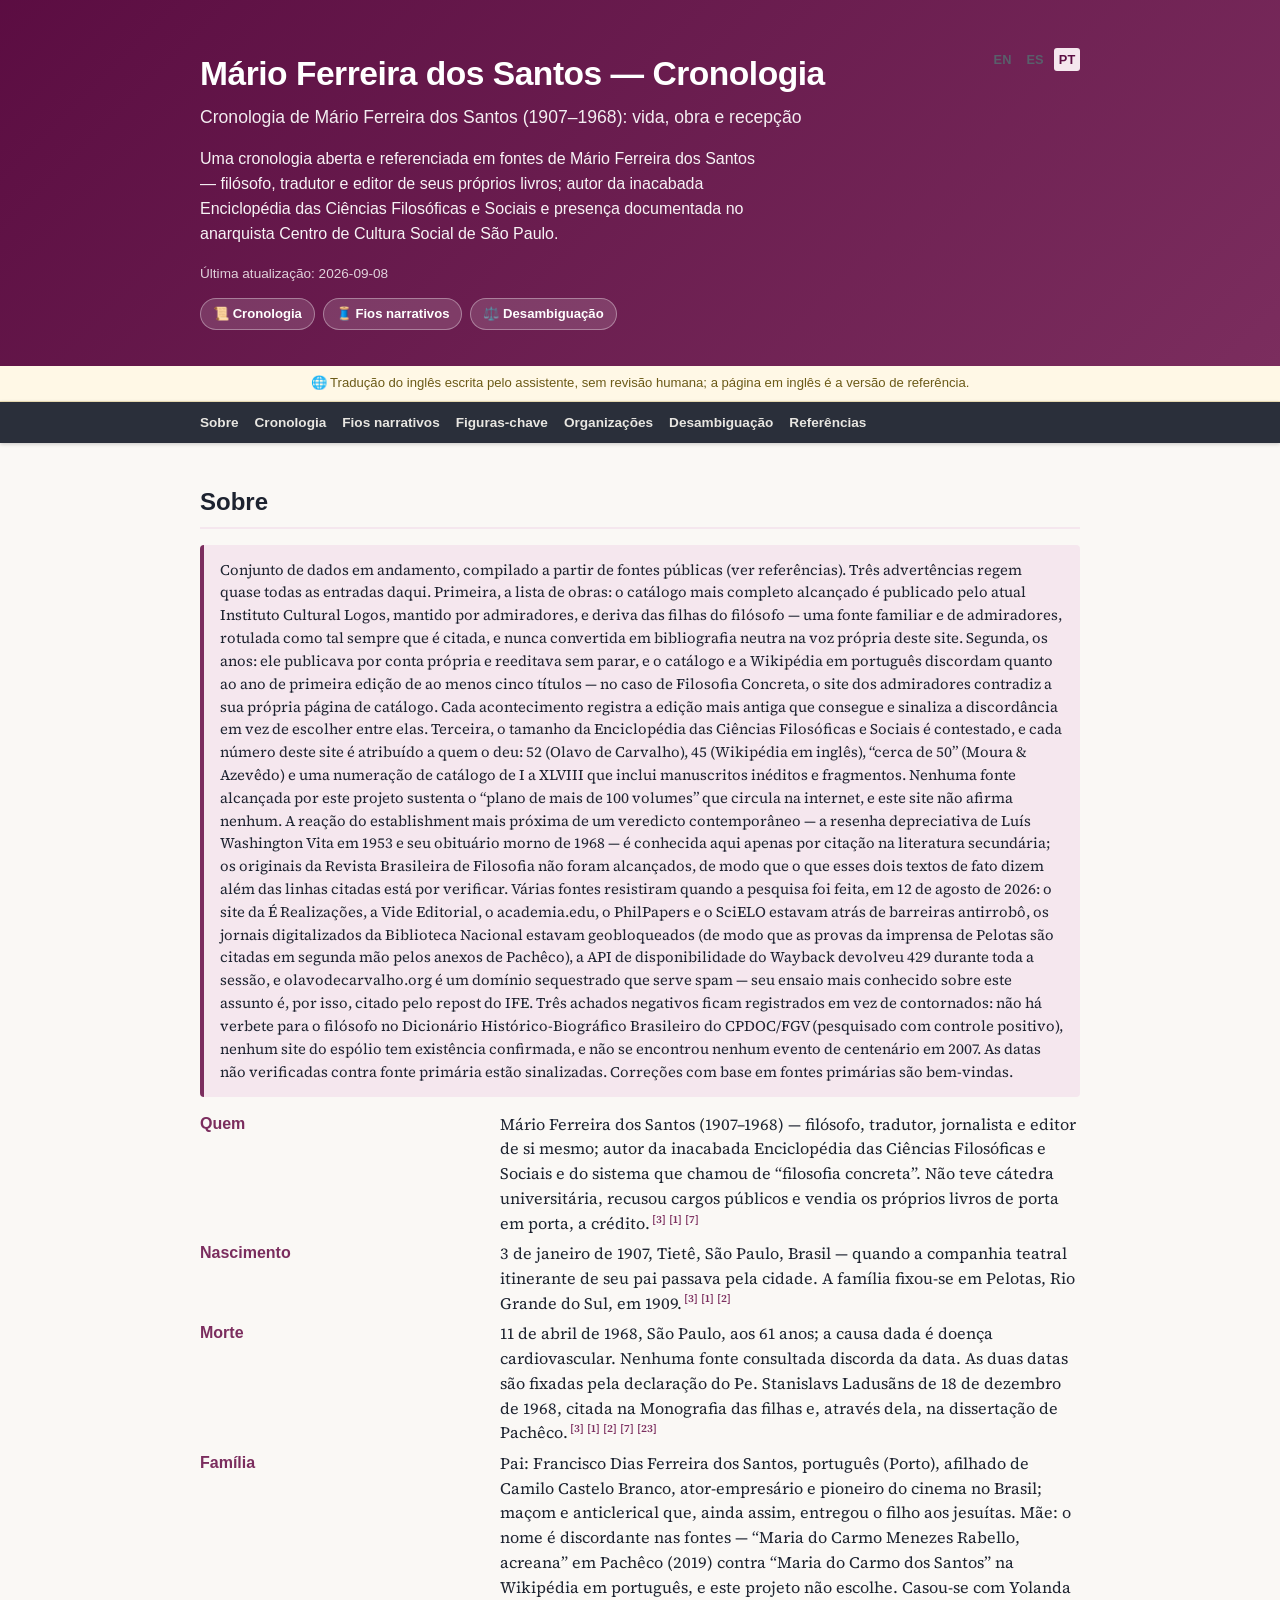
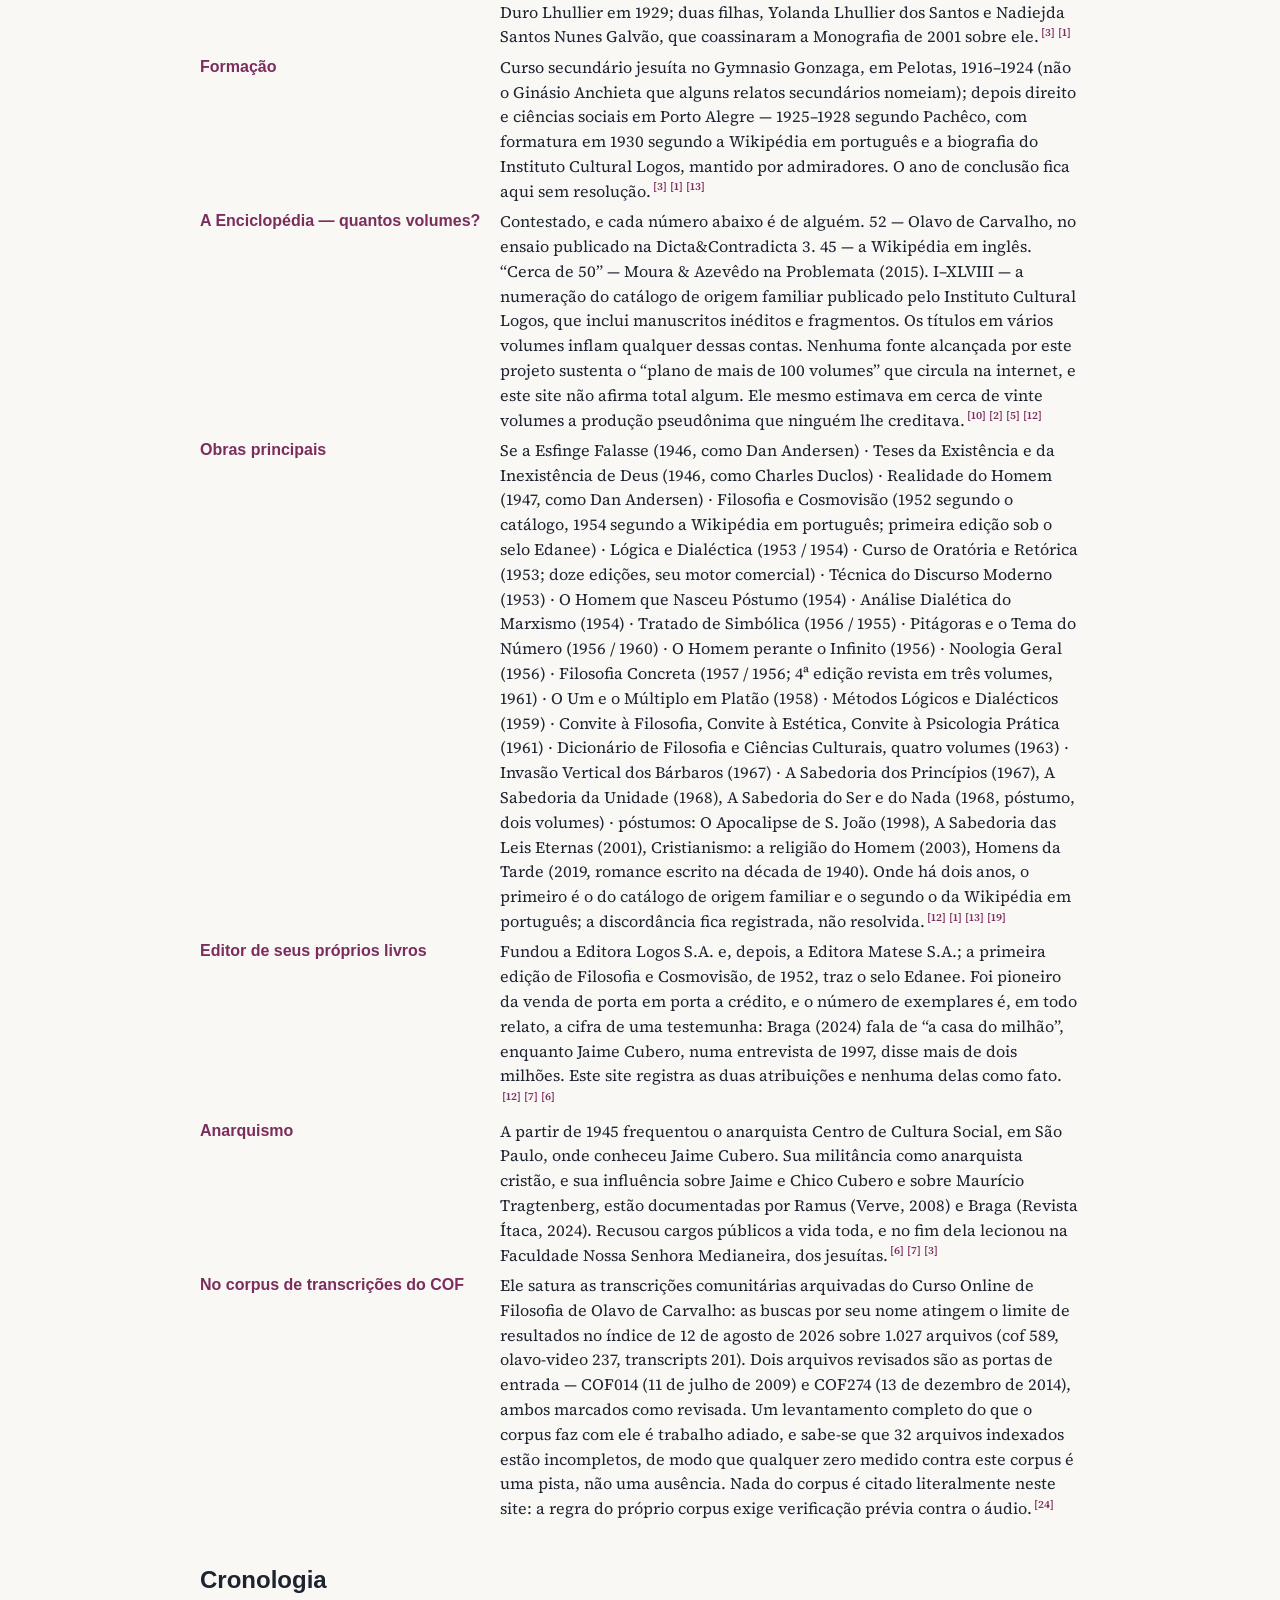
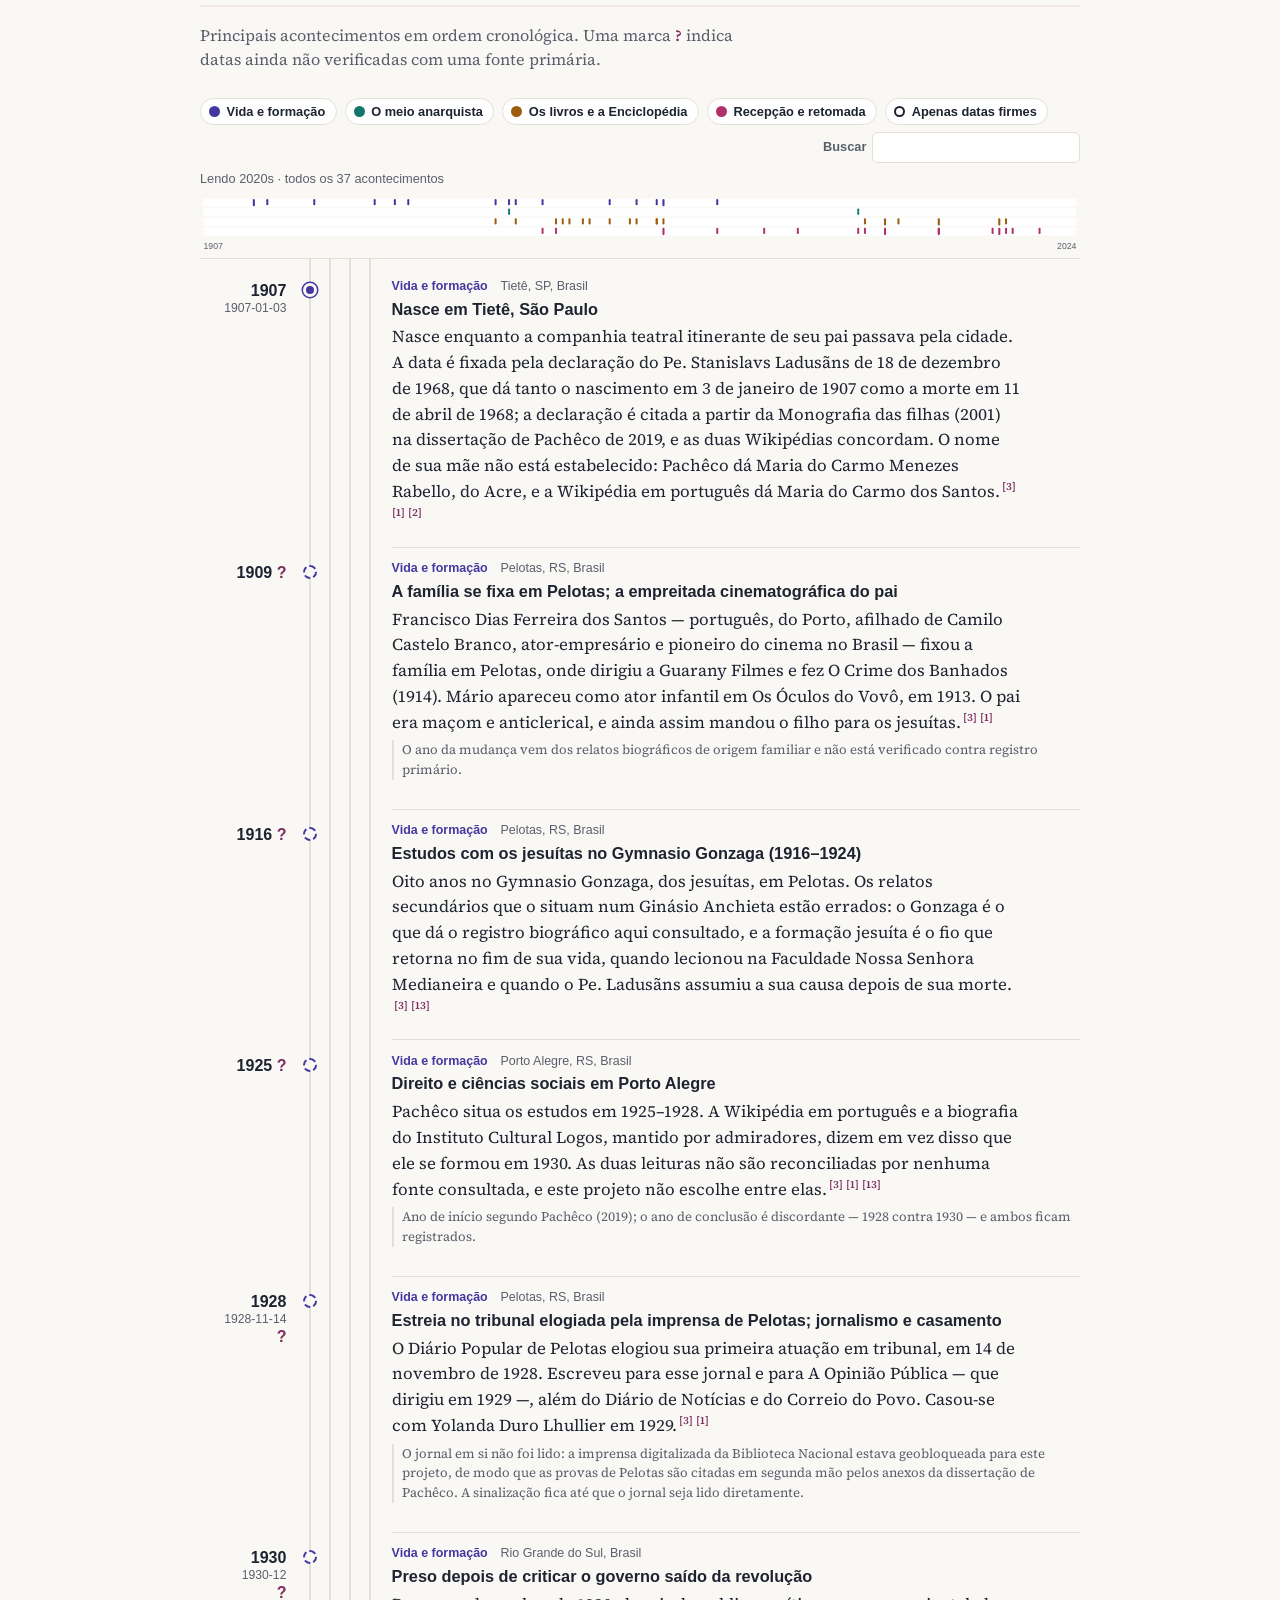
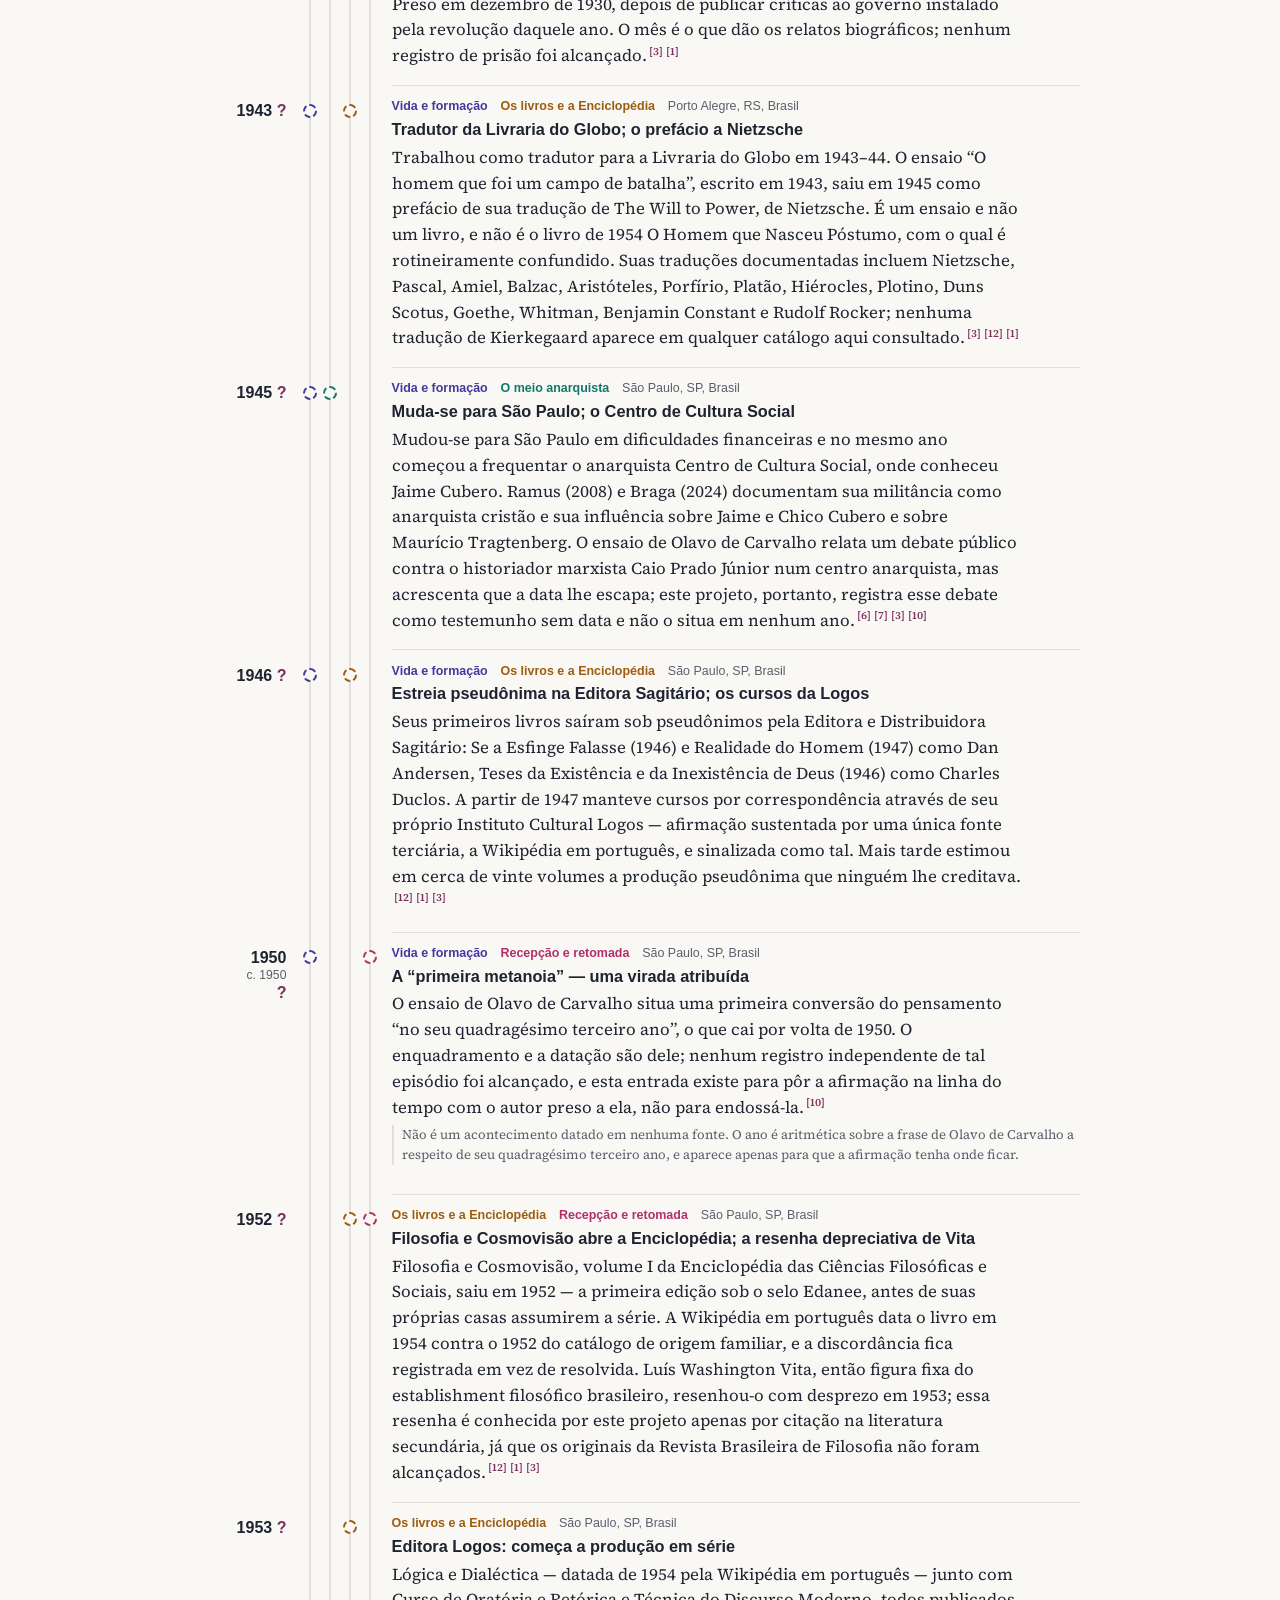
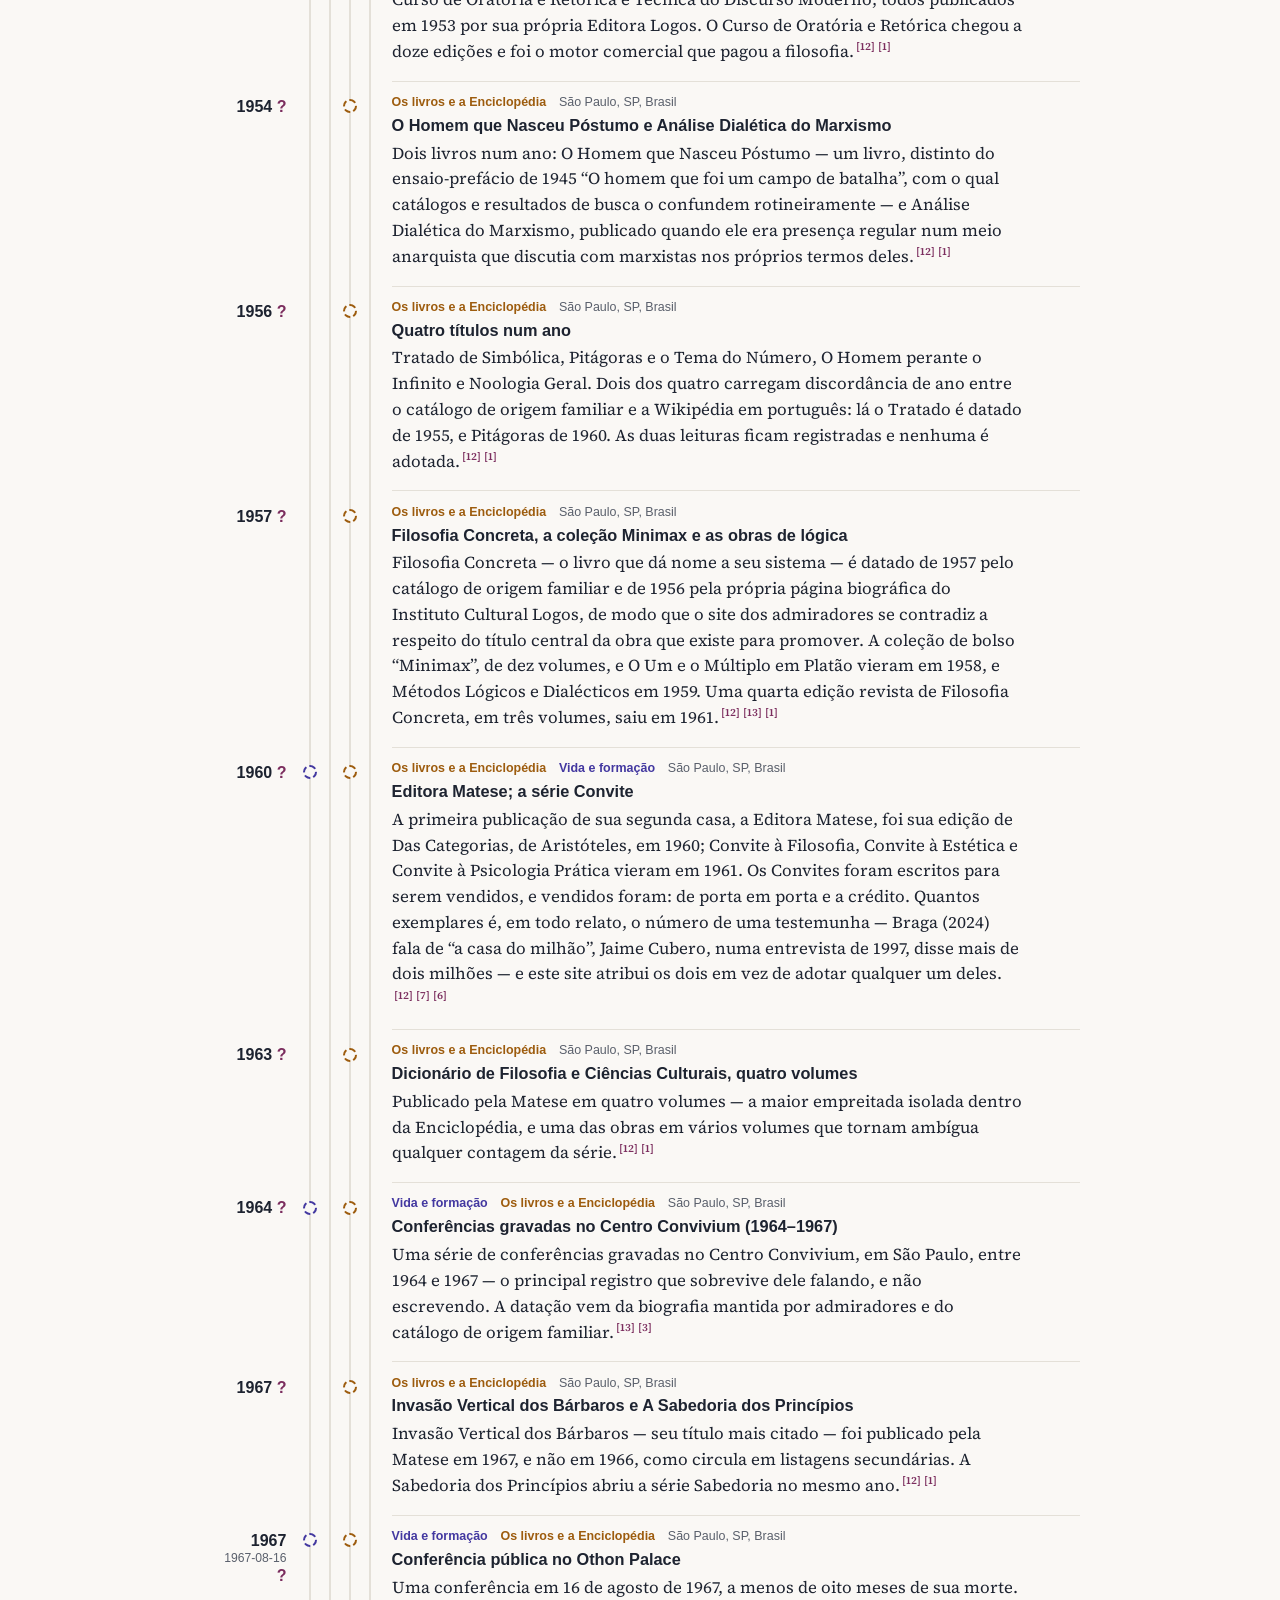
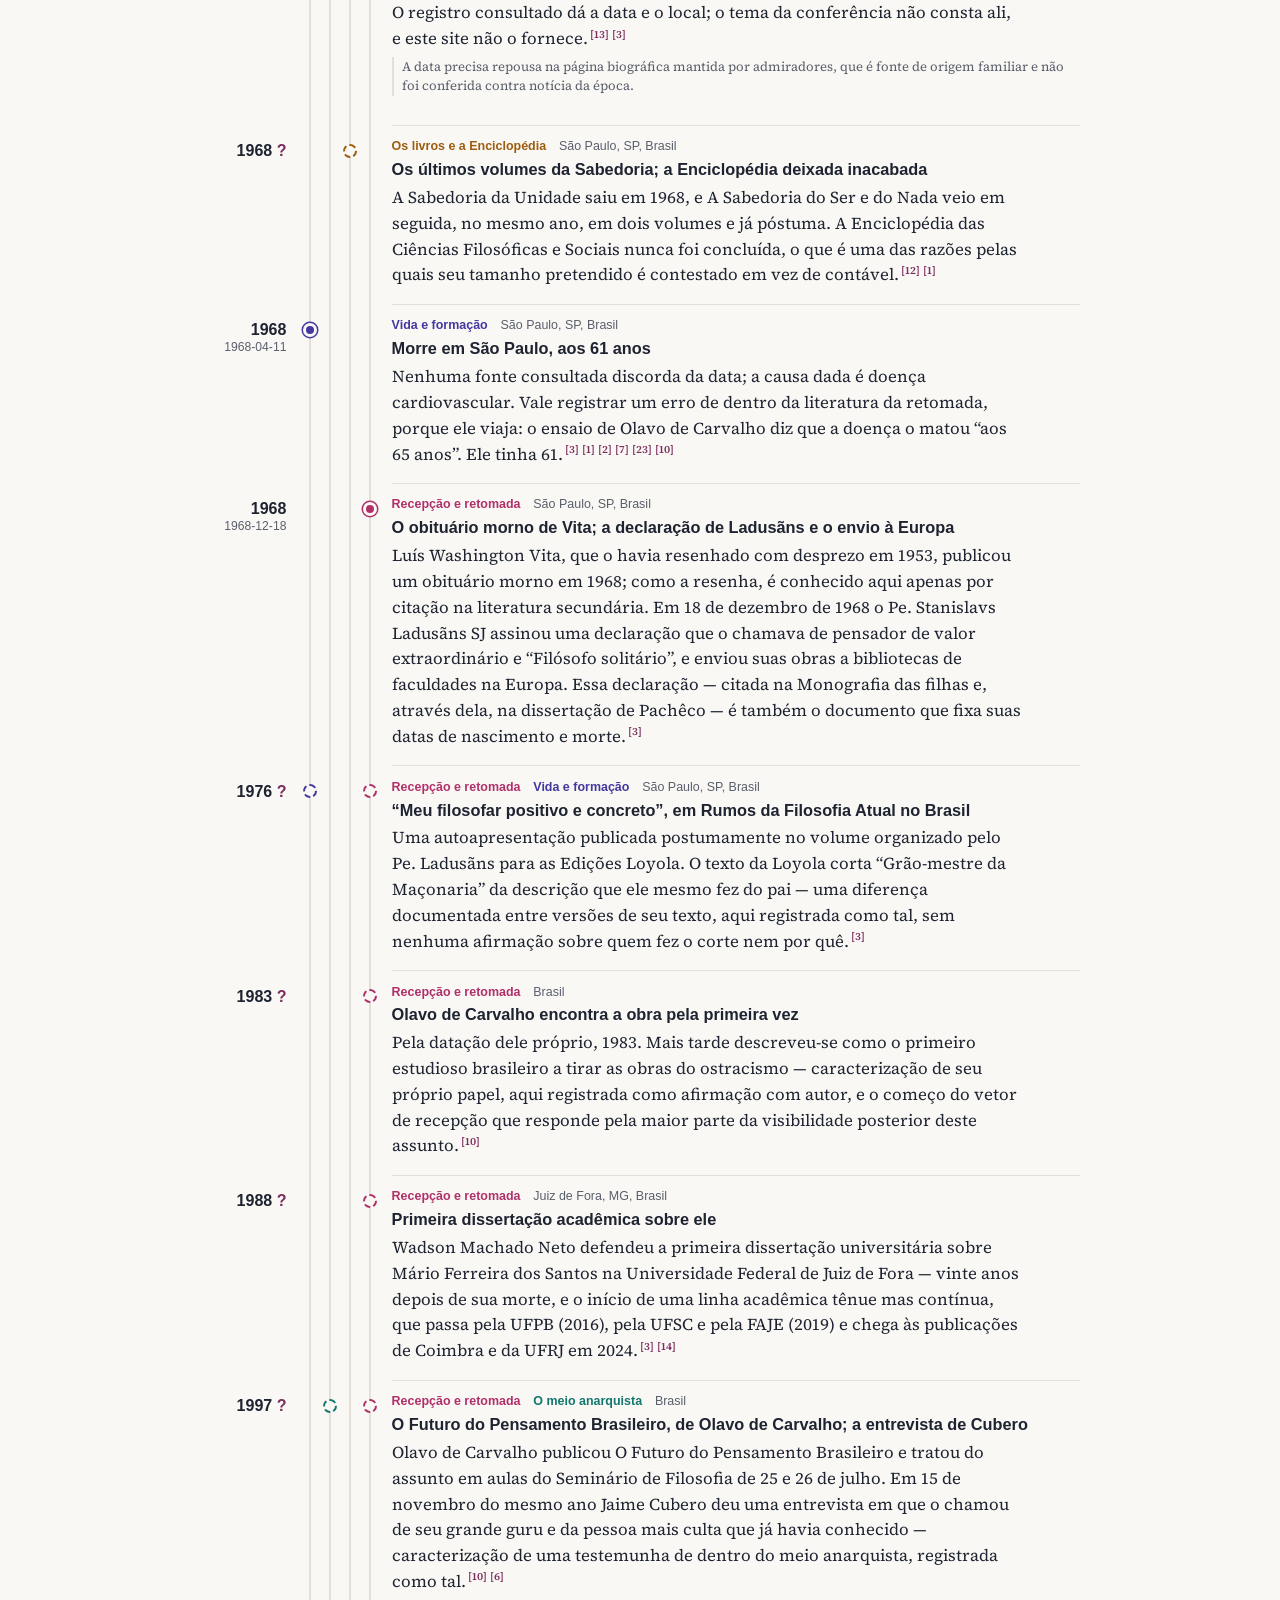
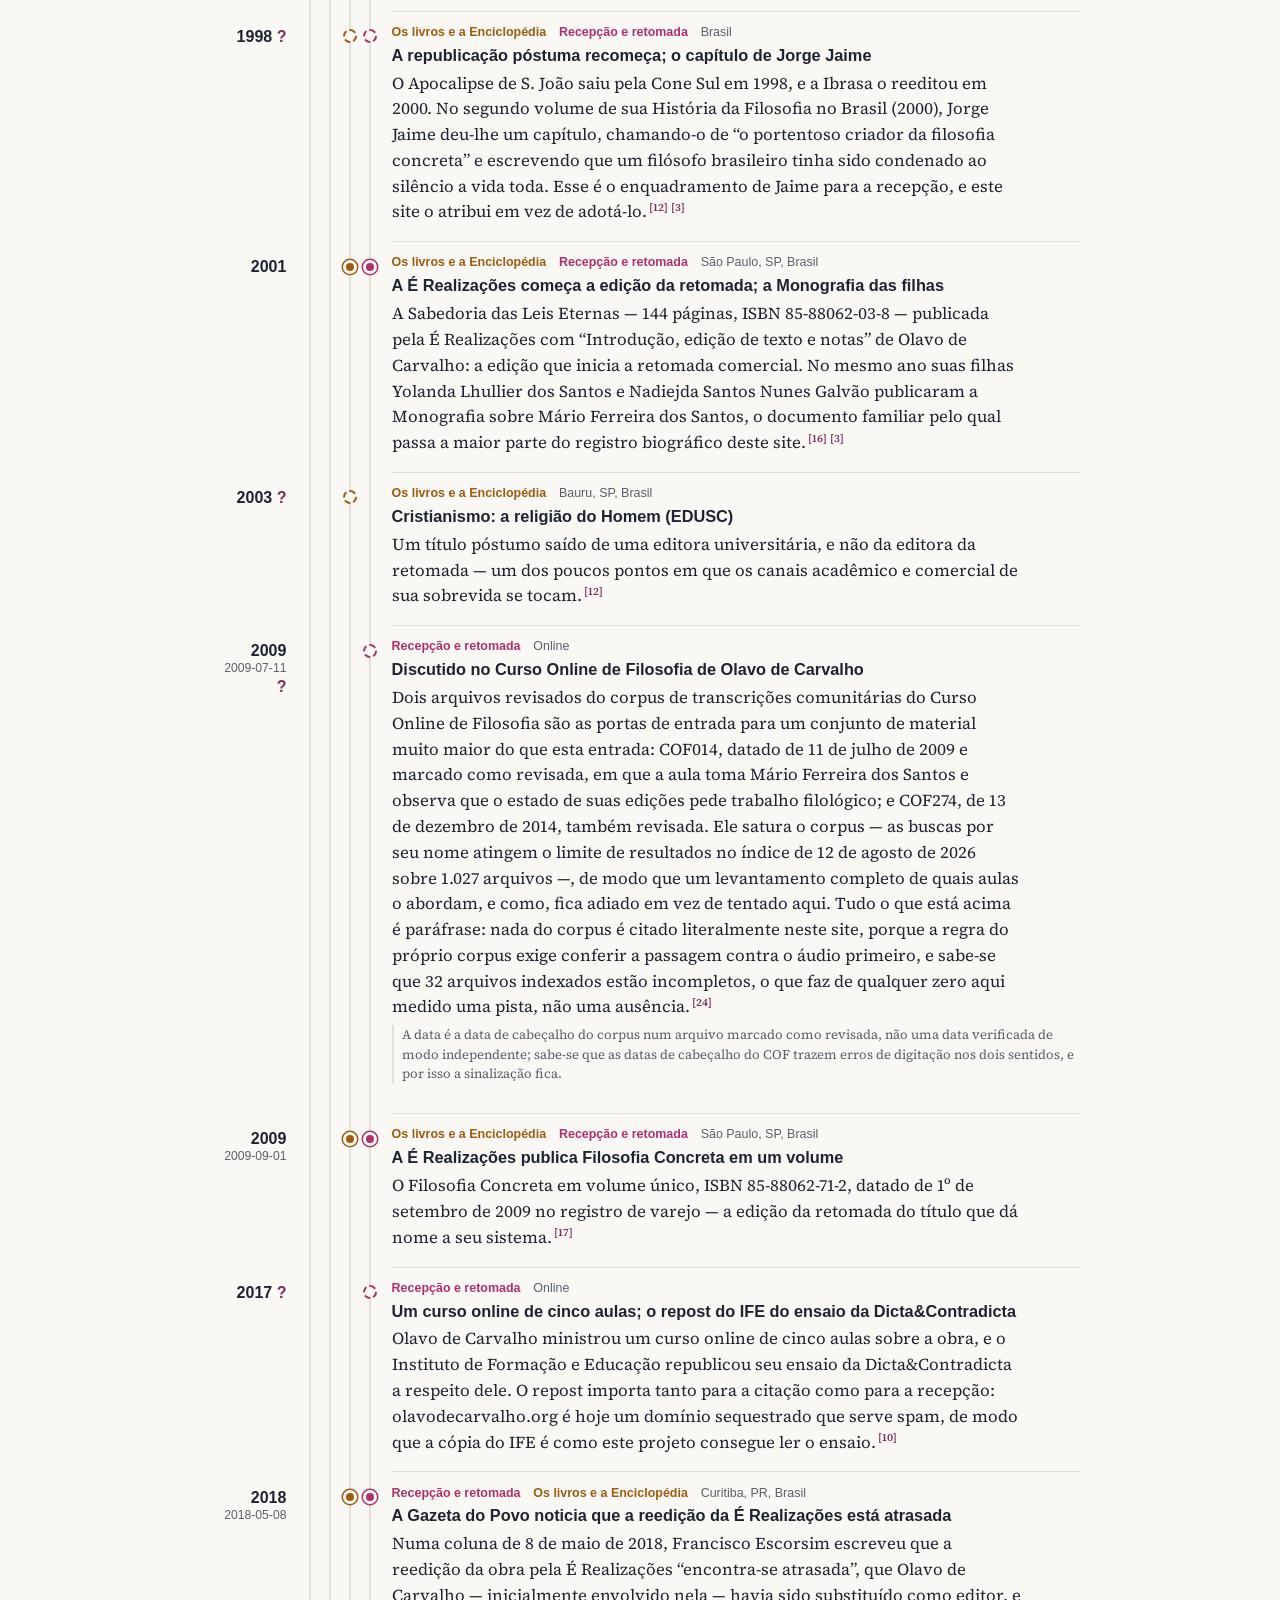
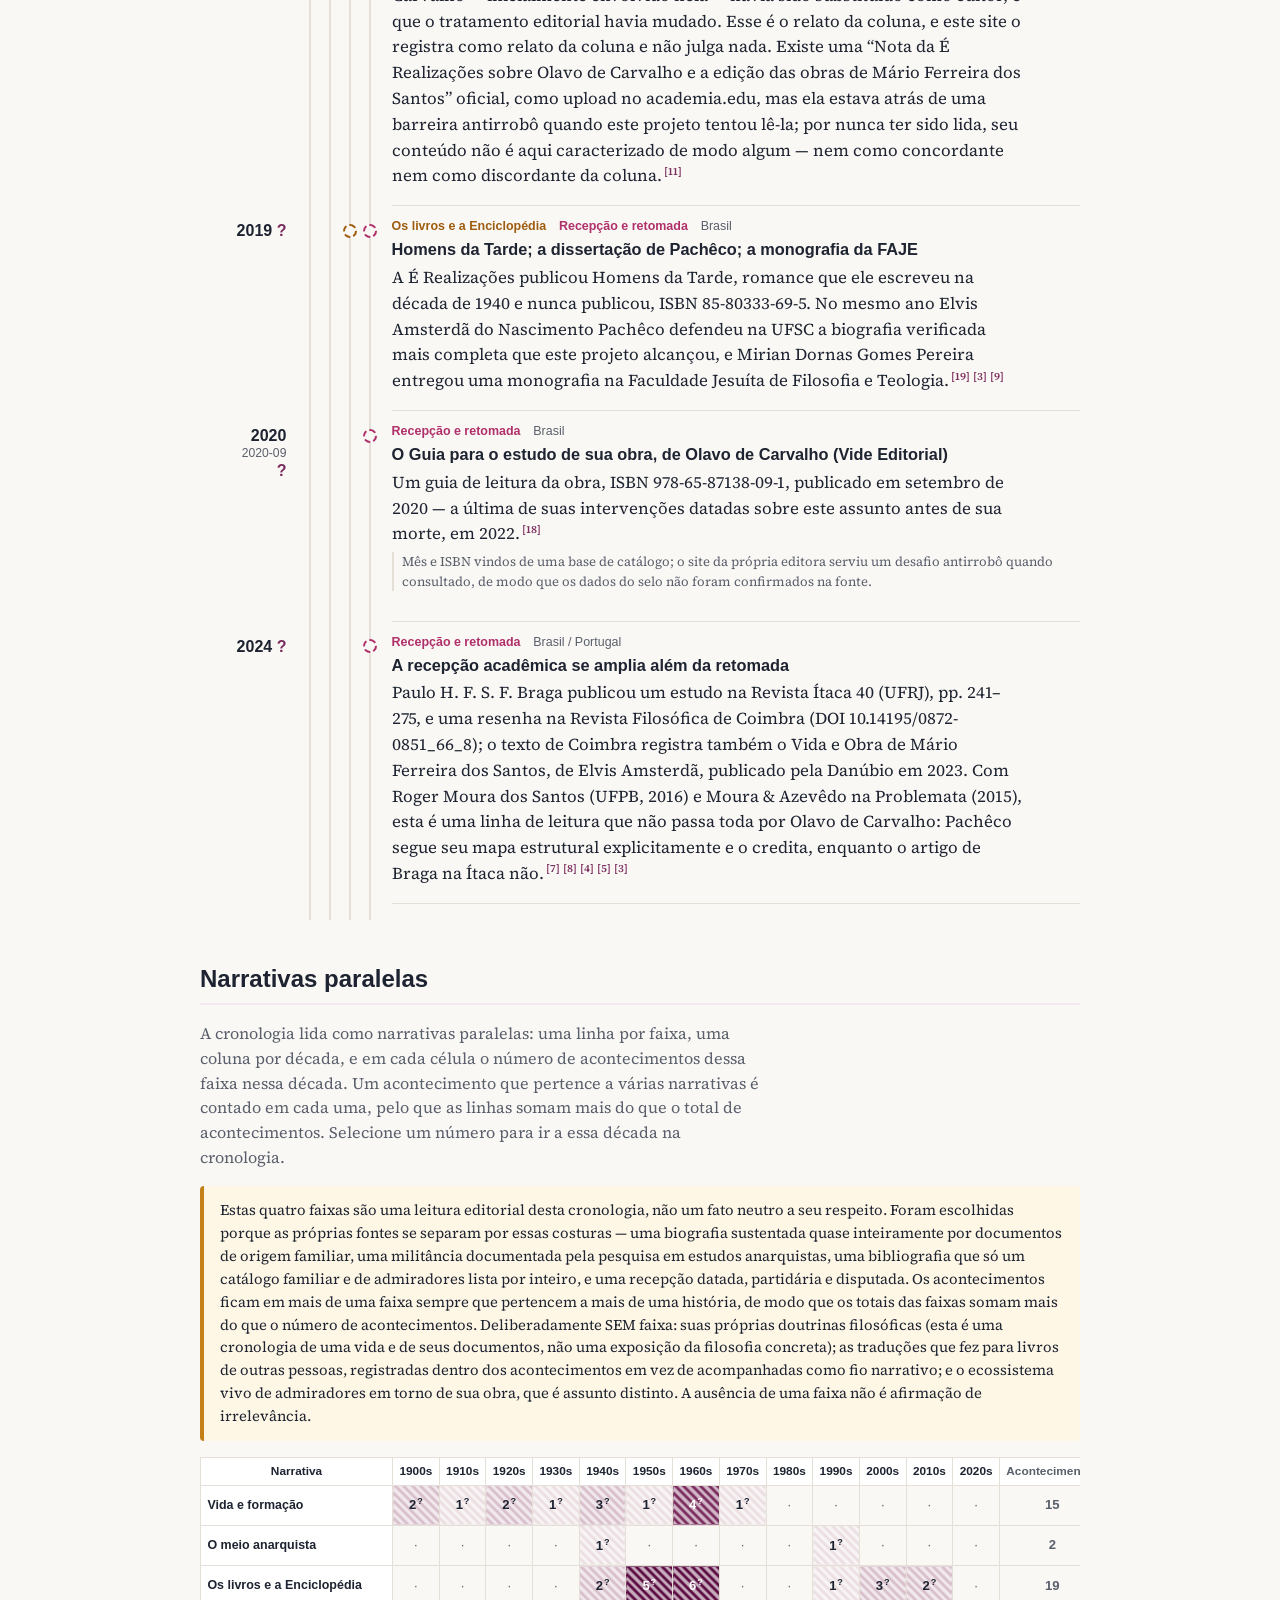
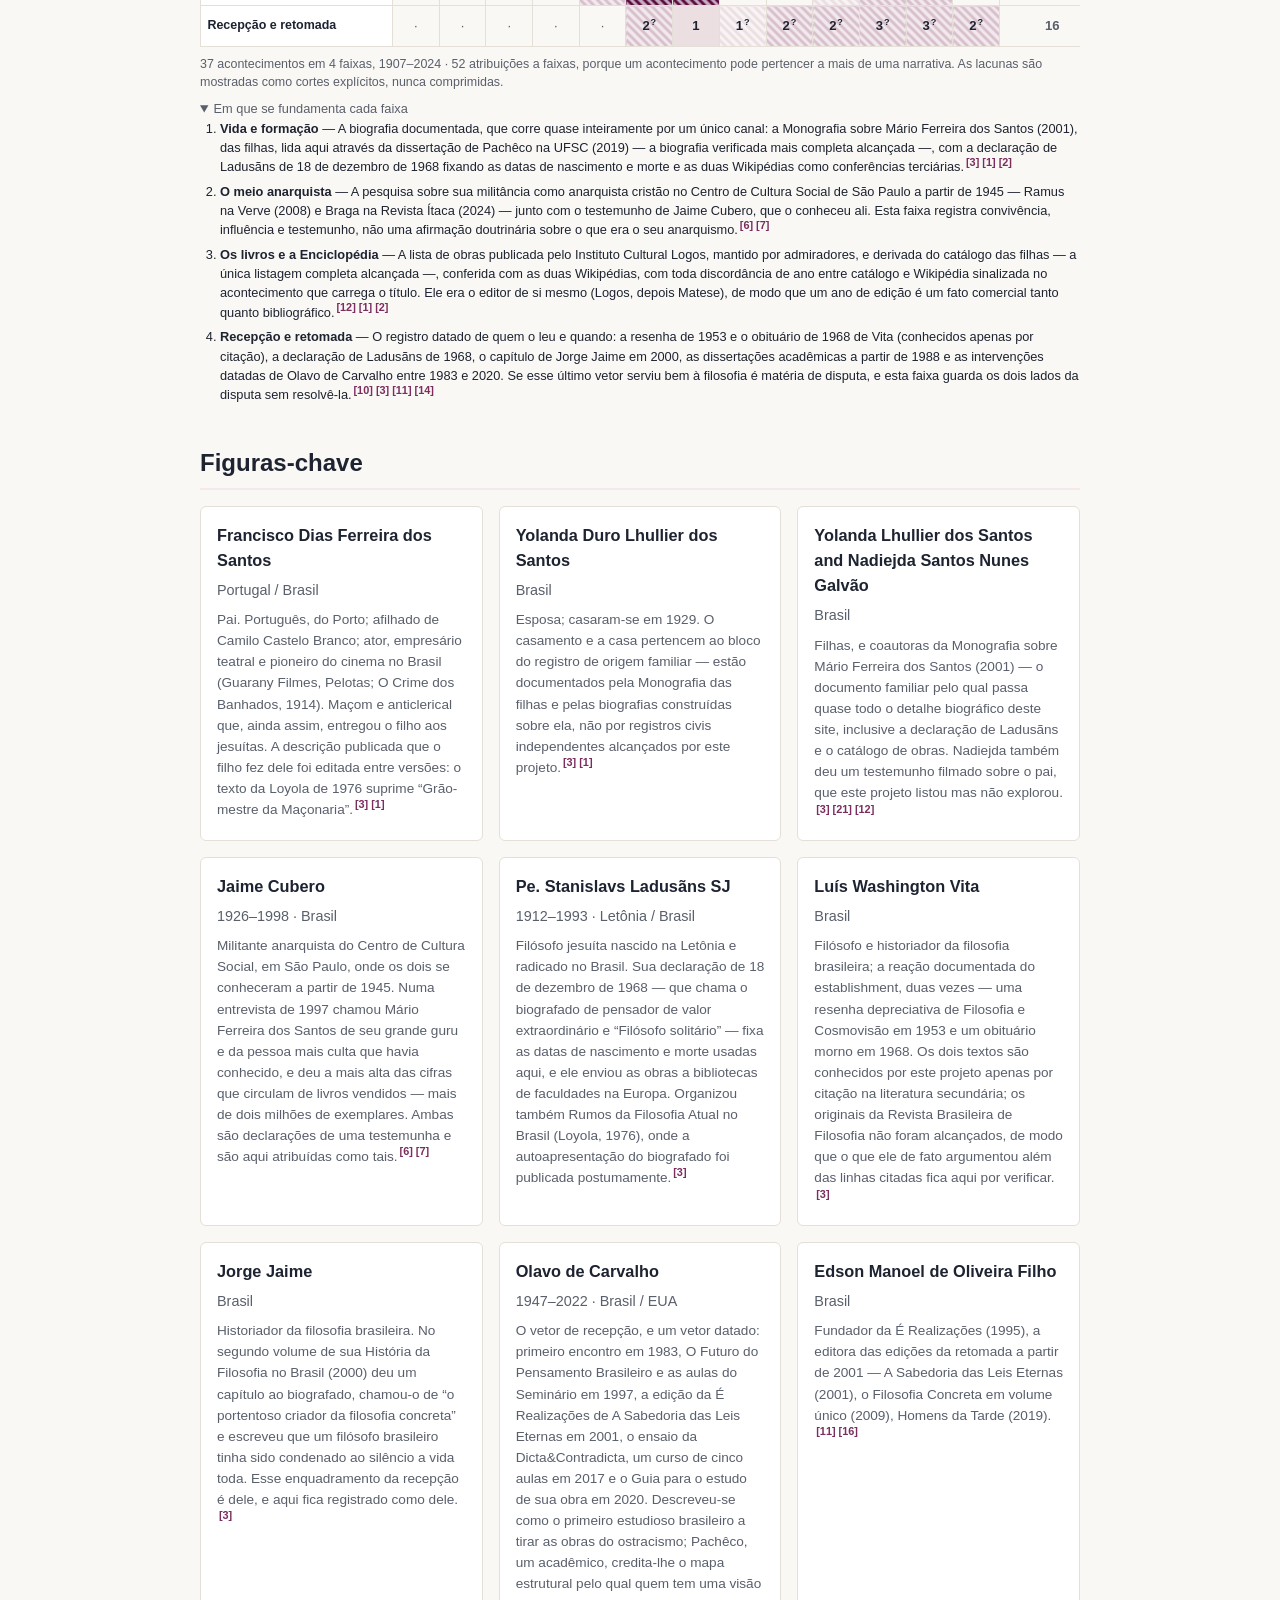
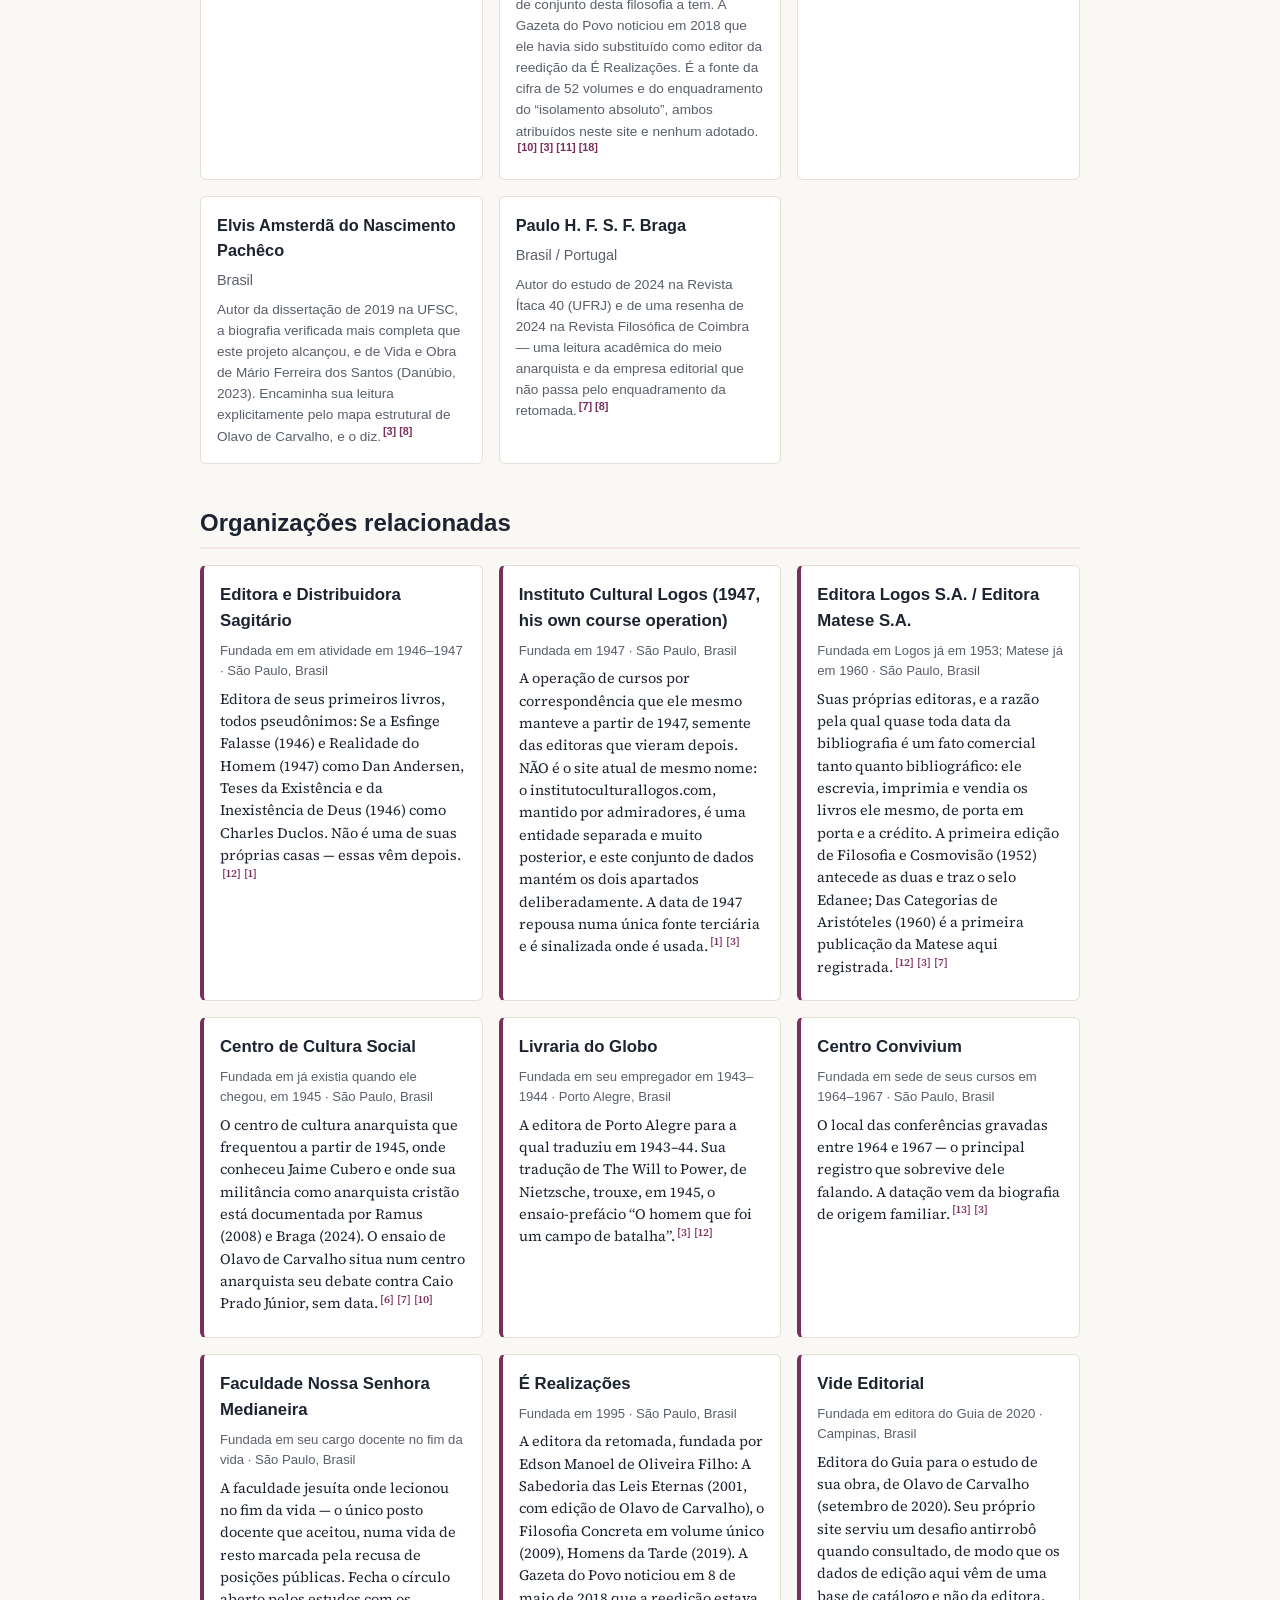
<file: docs/pt/index.html>
<!DOCTYPE html>
<html lang="pt">
<head>
  <meta charset="utf-8">
  <meta name="viewport" content="width=device-width, initial-scale=1">
  <title>Mário Ferreira dos Santos — Cronologia</title>
  <meta name="description" content="Uma cronologia aberta e referenciada em fontes de Mário Ferreira dos Santos — filósofo, tradutor e editor de seus próprios livros; autor da inacabada Enciclopédia das Ciências Filosóficas e Sociais e presença documentada no anarquista Centro de Cultura Social de São Paulo.">
  <!-- Google tag (gtag.js) -->
  <script async src="https://www.googletagmanager.com/gtag/js?id=G-R9LV1QZHVE"></script>
  <script>
    window.dataLayer = window.dataLayer || [];
    function gtag(){dataLayer.push(arguments);}
    gtag('js', new Date());
    gtag('config', 'G-R9LV1QZHVE');
  </script>
  <link rel="stylesheet" href="../styles.css">
  <script src="../river.js" defer></script>
  <script src="../cite.js" defer data-label="Referência" data-all="Todas as referências"></script>
  <link rel="canonical" href="https://cronologia.github.io/marioferreirasantos/pt/">
  <link rel="alternate" hreflang="en" href="https://cronologia.github.io/marioferreirasantos/en/">
  <link rel="alternate" hreflang="es" href="https://cronologia.github.io/marioferreirasantos/es/">
  <link rel="alternate" hreflang="pt" href="https://cronologia.github.io/marioferreirasantos/pt/">
  <link rel="alternate" hreflang="x-default" href="https://cronologia.github.io/marioferreirasantos/">
  <meta property="og:type" content="website">
  <meta property="og:site_name" content="Mário Ferreira dos Santos — Cronologia">
  <meta property="og:locale" content="pt_BR">
  <meta property="og:title" content="Mário Ferreira dos Santos — Cronologia">
  <meta property="og:description" content="Uma cronologia aberta e referenciada em fontes de Mário Ferreira dos Santos — filósofo, tradutor e editor de seus próprios livros; autor da inacabada Enciclopédia das Ciências Filosóficas e Sociais e presença documentada no anarquista Centro de Cultura Social de São Paulo.">
  <meta property="og:url" content="https://cronologia.github.io/marioferreirasantos/pt/">
  <meta name="twitter:card" content="summary">
  <meta name="twitter:title" content="Mário Ferreira dos Santos — Cronologia">
  <meta name="twitter:description" content="Uma cronologia aberta e referenciada em fontes de Mário Ferreira dos Santos — filósofo, tradutor e editor de seus próprios livros; autor da inacabada Enciclopédia das Ciências Filosóficas e Sociais e presença documentada no anarquista Centro de Cultura Social de São Paulo.">
  <script type="application/ld+json">
  {
    "@context": "https://schema.org",
    "@type": "WebSite",
    "name": "Mário Ferreira dos Santos — Cronologia",
    "description": "Uma cronologia aberta e referenciada em fontes de Mário Ferreira dos Santos — filósofo, tradutor e editor de seus próprios livros; autor da inacabada Enciclopédia das Ciências Filosóficas e Sociais e presença documentada no anarquista Centro de Cultura Social de São Paulo.",
    "url": "https://cronologia.github.io/marioferreirasantos/pt/",
    "inLanguage": "pt"
  }
  </script>
</head>
<body>
  <header class="site-header">
    <div class="wrap">
      <nav class="lang-switch" aria-label="Idioma"><a href="../en/" hreflang="en">EN</a><a href="../es/" hreflang="es">ES</a><span class="lang-current" aria-current="true">PT</span></nav>
      <h1>Mário Ferreira dos Santos — Cronologia</h1>
      <p class="subtitle">Cronologia de Mário Ferreira dos Santos (1907–1968): vida, obra e recepção</p>
      <p class="lead">Uma cronologia aberta e referenciada em fontes de Mário Ferreira dos Santos — filósofo, tradutor e editor de seus próprios livros; autor da inacabada Enciclopédia das Ciências Filosóficas e Sociais e presença documentada no anarquista Centro de Cultura Social de São Paulo.</p>
      <p class="updated">Última atualização: 2026-09-08</p>
      <div class="viz-chips">
        <a href="#chronology">📜 Cronologia</a>
        <a href="#threads">🧵 Fios narrativos</a>
        <a href="#disambiguation">⚖️ Desambiguação</a>
      </div>
    </div>
  </header>
  <div class="i18n-disclaimer" role="note">🌐 Tradução do inglês escrita pelo assistente, sem revisão humana; a página em inglês é a versão de referência.</div>

  <nav class="site-nav">
    <div class="wrap">
      <a href="#about">Sobre</a>
      <a href="#chronology">Cronologia</a>
      <a href="#threads">Fios narrativos</a>
      <a href="#figures">Figuras-chave</a>
      <a href="#organizations">Organizações</a>
      <a href="#disambiguation">Desambiguação</a>
      <a href="#references">Referências</a>
    </div>
  </nav>

  <main class="wrap">
    <section id="about">
      <h2>Sobre</h2>
      <p class="notice">Conjunto de dados em andamento, compilado a partir de fontes públicas (ver referências). Três advertências regem quase todas as entradas daqui. Primeira, a lista de obras: o catálogo mais completo alcançado é publicado pelo atual Instituto Cultural Logos, mantido por admiradores, e deriva das filhas do filósofo — uma fonte familiar e de admiradores, rotulada como tal sempre que é citada, e nunca convertida em bibliografia neutra na voz própria deste site. Segunda, os anos: ele publicava por conta própria e reeditava sem parar, e o catálogo e a Wikipédia em português discordam quanto ao ano de primeira edição de ao menos cinco títulos — no caso de Filosofia Concreta, o site dos admiradores contradiz a sua própria página de catálogo. Cada acontecimento registra a edição mais antiga que consegue e sinaliza a discordância em vez de escolher entre elas. Terceira, o tamanho da Enciclopédia das Ciências Filosóficas e Sociais é contestado, e cada número deste site é atribuído a quem o deu: 52 (Olavo de Carvalho), 45 (Wikipédia em inglês), “cerca de 50” (Moura &amp; Azevêdo) e uma numeração de catálogo de I a XLVIII que inclui manuscritos inéditos e fragmentos. Nenhuma fonte alcançada por este projeto sustenta o “plano de mais de 100 volumes” que circula na internet, e este site não afirma nenhum. A reação do establishment mais próxima de um veredicto contemporâneo — a resenha depreciativa de Luís Washington Vita em 1953 e seu obituário morno de 1968 — é conhecida aqui apenas por citação na literatura secundária; os originais da Revista Brasileira de Filosofia não foram alcançados, de modo que o que esses dois textos de fato dizem além das linhas citadas está por verificar. Várias fontes resistiram quando a pesquisa foi feita, em 12 de agosto de 2026: o site da É Realizações, a Vide Editorial, o academia.edu, o PhilPapers e o SciELO estavam atrás de barreiras antirrobô, os jornais digitalizados da Biblioteca Nacional estavam geobloqueados (de modo que as provas da imprensa de Pelotas são citadas em segunda mão pelos anexos de Pachêco), a API de disponibilidade do Wayback devolveu 429 durante toda a sessão, e olavodecarvalho.org é um domínio sequestrado que serve spam — seu ensaio mais conhecido sobre este assunto é, por isso, citado pelo repost do IFE. Três achados negativos ficam registrados em vez de contornados: não há verbete para o filósofo no Dicionário Histórico-Biográfico Brasileiro do CPDOC/FGV (pesquisado com controle positivo), nenhum site do espólio tem existência confirmada, e não se encontrou nenhum evento de centenário em 2007. As datas não verificadas contra fonte primária estão sinalizadas. Correções com base em fontes primárias são bem-vindas.</p>
      <dl class="facts">
        <dt>Quem</dt>
        <dd>Mário Ferreira dos Santos (1907–1968) — filósofo, tradutor, jornalista e editor de si mesmo; autor da inacabada Enciclopédia das Ciências Filosóficas e Sociais e do sistema que chamou de “filosofia concreta”. Não teve cátedra universitária, recusou cargos públicos e vendia os próprios livros de porta em porta, a crédito.<sup class="cite"><a href="#ref-3" title="Reference 3">[3]</a> <a href="#ref-1" title="Reference 1">[1]</a> <a href="#ref-7" title="Reference 7">[7]</a></sup></dd>
        <dt>Nascimento</dt>
        <dd>3 de janeiro de 1907, Tietê, São Paulo, Brasil — quando a companhia teatral itinerante de seu pai passava pela cidade. A família fixou-se em Pelotas, Rio Grande do Sul, em 1909.<sup class="cite"><a href="#ref-3" title="Reference 3">[3]</a> <a href="#ref-1" title="Reference 1">[1]</a> <a href="#ref-2" title="Reference 2">[2]</a></sup></dd>
        <dt>Morte</dt>
        <dd>11 de abril de 1968, São Paulo, aos 61 anos; a causa dada é doença cardiovascular. Nenhuma fonte consultada discorda da data. As duas datas são fixadas pela declaração do Pe. Stanislavs Ladusãns de 18 de dezembro de 1968, citada na Monografia das filhas e, através dela, na dissertação de Pachêco.<sup class="cite"><a href="#ref-3" title="Reference 3">[3]</a> <a href="#ref-1" title="Reference 1">[1]</a> <a href="#ref-2" title="Reference 2">[2]</a> <a href="#ref-7" title="Reference 7">[7]</a> <a href="#ref-23" title="Reference 23">[23]</a></sup></dd>
        <dt>Família</dt>
        <dd>Pai: Francisco Dias Ferreira dos Santos, português (Porto), afilhado de Camilo Castelo Branco, ator-empresário e pioneiro do cinema no Brasil; maçom e anticlerical que, ainda assim, entregou o filho aos jesuítas. Mãe: o nome é discordante nas fontes — “Maria do Carmo Menezes Rabello, acreana” em Pachêco (2019) contra “Maria do Carmo dos Santos” na Wikipédia em português, e este projeto não escolhe. Casou-se com Yolanda Duro Lhullier em 1929; duas filhas, Yolanda Lhullier dos Santos e Nadiejda Santos Nunes Galvão, que coassinaram a Monografia de 2001 sobre ele.<sup class="cite"><a href="#ref-3" title="Reference 3">[3]</a> <a href="#ref-1" title="Reference 1">[1]</a></sup></dd>
        <dt>Formação</dt>
        <dd>Curso secundário jesuíta no Gymnasio Gonzaga, em Pelotas, 1916–1924 (não o Ginásio Anchieta que alguns relatos secundários nomeiam); depois direito e ciências sociais em Porto Alegre — 1925–1928 segundo Pachêco, com formatura em 1930 segundo a Wikipédia em português e a biografia do Instituto Cultural Logos, mantido por admiradores. O ano de conclusão fica aqui sem resolução.<sup class="cite"><a href="#ref-3" title="Reference 3">[3]</a> <a href="#ref-1" title="Reference 1">[1]</a> <a href="#ref-13" title="Reference 13">[13]</a></sup></dd>
        <dt>A Enciclopédia — quantos volumes?</dt>
        <dd>Contestado, e cada número abaixo é de alguém. 52 — Olavo de Carvalho, no ensaio publicado na Dicta&amp;Contradicta 3. 45 — a Wikipédia em inglês. “Cerca de 50” — Moura &amp; Azevêdo na Problemata (2015). I–XLVIII — a numeração do catálogo de origem familiar publicado pelo Instituto Cultural Logos, que inclui manuscritos inéditos e fragmentos. Os títulos em vários volumes inflam qualquer dessas contas. Nenhuma fonte alcançada por este projeto sustenta o “plano de mais de 100 volumes” que circula na internet, e este site não afirma total algum. Ele mesmo estimava em cerca de vinte volumes a produção pseudônima que ninguém lhe creditava.<sup class="cite"><a href="#ref-10" title="Reference 10">[10]</a> <a href="#ref-2" title="Reference 2">[2]</a> <a href="#ref-5" title="Reference 5">[5]</a> <a href="#ref-12" title="Reference 12">[12]</a></sup></dd>
        <dt>Obras principais</dt>
        <dd>Se a Esfinge Falasse (1946, como Dan Andersen) · Teses da Existência e da Inexistência de Deus (1946, como Charles Duclos) · Realidade do Homem (1947, como Dan Andersen) · Filosofia e Cosmovisão (1952 segundo o catálogo, 1954 segundo a Wikipédia em português; primeira edição sob o selo Edanee) · Lógica e Dialéctica (1953 / 1954) · Curso de Oratória e Retórica (1953; doze edições, seu motor comercial) · Técnica do Discurso Moderno (1953) · O Homem que Nasceu Póstumo (1954) · Análise Dialética do Marxismo (1954) · Tratado de Simbólica (1956 / 1955) · Pitágoras e o Tema do Número (1956 / 1960) · O Homem perante o Infinito (1956) · Noologia Geral (1956) · Filosofia Concreta (1957 / 1956; 4ª edição revista em três volumes, 1961) · O Um e o Múltiplo em Platão (1958) · Métodos Lógicos e Dialécticos (1959) · Convite à Filosofia, Convite à Estética, Convite à Psicologia Prática (1961) · Dicionário de Filosofia e Ciências Culturais, quatro volumes (1963) · Invasão Vertical dos Bárbaros (1967) · A Sabedoria dos Princípios (1967), A Sabedoria da Unidade (1968), A Sabedoria do Ser e do Nada (1968, póstumo, dois volumes) · póstumos: O Apocalipse de S. João (1998), A Sabedoria das Leis Eternas (2001), Cristianismo: a religião do Homem (2003), Homens da Tarde (2019, romance escrito na década de 1940). Onde há dois anos, o primeiro é o do catálogo de origem familiar e o segundo o da Wikipédia em português; a discordância fica registrada, não resolvida.<sup class="cite"><a href="#ref-12" title="Reference 12">[12]</a> <a href="#ref-1" title="Reference 1">[1]</a> <a href="#ref-13" title="Reference 13">[13]</a> <a href="#ref-19" title="Reference 19">[19]</a></sup></dd>
        <dt>Editor de seus próprios livros</dt>
        <dd>Fundou a Editora Logos S.A. e, depois, a Editora Matese S.A.; a primeira edição de Filosofia e Cosmovisão, de 1952, traz o selo Edanee. Foi pioneiro da venda de porta em porta a crédito, e o número de exemplares é, em todo relato, a cifra de uma testemunha: Braga (2024) fala de “a casa do milhão”, enquanto Jaime Cubero, numa entrevista de 1997, disse mais de dois milhões. Este site registra as duas atribuições e nenhuma delas como fato.<sup class="cite"><a href="#ref-12" title="Reference 12">[12]</a> <a href="#ref-7" title="Reference 7">[7]</a> <a href="#ref-6" title="Reference 6">[6]</a></sup></dd>
        <dt>Anarquismo</dt>
        <dd>A partir de 1945 frequentou o anarquista Centro de Cultura Social, em São Paulo, onde conheceu Jaime Cubero. Sua militância como anarquista cristão, e sua influência sobre Jaime e Chico Cubero e sobre Maurício Tragtenberg, estão documentadas por Ramus (Verve, 2008) e Braga (Revista Ítaca, 2024). Recusou cargos públicos a vida toda, e no fim dela lecionou na Faculdade Nossa Senhora Medianeira, dos jesuítas.<sup class="cite"><a href="#ref-6" title="Reference 6">[6]</a> <a href="#ref-7" title="Reference 7">[7]</a> <a href="#ref-3" title="Reference 3">[3]</a></sup></dd>
        <dt>No corpus de transcrições do COF</dt>
        <dd>Ele satura as transcrições comunitárias arquivadas do Curso Online de Filosofia de Olavo de Carvalho: as buscas por seu nome atingem o limite de resultados no índice de 12 de agosto de 2026 sobre 1.027 arquivos (cof 589, olavo-video 237, transcripts 201). Dois arquivos revisados são as portas de entrada — COF014 (11 de julho de 2009) e COF274 (13 de dezembro de 2014), ambos marcados como revisada. Um levantamento completo do que o corpus faz com ele é trabalho adiado, e sabe-se que 32 arquivos indexados estão incompletos, de modo que qualquer zero medido contra este corpus é uma pista, não uma ausência. Nada do corpus é citado literalmente neste site: a regra do próprio corpus exige verificação prévia contra o áudio.<sup class="cite"><a href="#ref-24" title="Reference 24">[24]</a></sup></dd>
      </dl>
    </section>

    <section id="chronology" class="river rv-lanes">
      <h2>Cronologia</h2>
      <p class="section-intro">Principais acontecimentos em ordem cronológica. Uma marca <span class="flag">?</span> indica
      datas ainda não verificadas com uma fonte primária.</p>
      <div class="rv-bar">
        <div class="rv-controls" role="group" aria-label="Filtrar a cronologia" hidden>
          <label class="rv-chip rv-l0"><input type="checkbox" data-lane="life" checked><span class="rv-sw"></span>Vida e formação</label>
          <label class="rv-chip rv-l1"><input type="checkbox" data-lane="anarchism" checked><span class="rv-sw"></span>O meio anarquista</label>
          <label class="rv-chip rv-l2"><input type="checkbox" data-lane="works" checked><span class="rv-sw"></span>Os livros e a Enciclopédia</label>
          <label class="rv-chip rv-l3"><input type="checkbox" data-lane="reception" checked><span class="rv-sw"></span>Recepção e retomada</label>
          <label class="rv-chip rv-firm"><input type="checkbox" data-firm><span class="rv-sw"></span>Apenas datas firmes</label>
          <label class="rv-find">Buscar <input type="search" autocomplete="off"></label>
          <p class="rv-status" aria-live="polite" data-all="todos os {n} acontecimentos" data-some="{n} de {total} acontecimentos exibidos" data-reading="Lendo"></p>
        </div>
        <svg class="rv-ribbon" viewBox="-4 0 1008 62" preserveAspectRatio="xMinYMid meet" role="img" aria-label="Visão geral dos 37 acontecimentos em 4 narrativas; as grandes lacunas do registro aparecem como cortes">
          <rect class="rv-row" x="0" y="2" width="1000" height="9"/><rect class="rv-row" x="0" y="13" width="1000" height="9"/><rect class="rv-row" x="0" y="24" width="1000" height="9"/><rect class="rv-row" x="0" y="35" width="1000" height="9"/>
          <line class="rv-tick rv-l0" data-i="0" x1="57.7" x2="57.7" y1="3.5" y2="9.5"/><line class="rv-tick rv-l0 rv-u" data-i="1" x1="73.1" x2="73.1" y1="3.5" y2="9.5"/><line class="rv-tick rv-l0 rv-u" data-i="2" x1="126.9" x2="126.9" y1="3.5" y2="9.5"/><line class="rv-tick rv-l0 rv-u" data-i="3" x1="196.1" x2="196.1" y1="3.5" y2="9.5"/><line class="rv-tick rv-l0 rv-u" data-i="4" x1="219.2" x2="219.2" y1="3.5" y2="9.5"/><line class="rv-tick rv-l0 rv-u" data-i="5" x1="234.6" x2="234.6" y1="3.5" y2="9.5"/><line class="rv-tick rv-l0 rv-u" data-i="6" x1="334.6" x2="334.6" y1="3.5" y2="9.5"/><line class="rv-tick rv-l2 rv-u" data-i="6" x1="334.6" x2="334.6" y1="25.5" y2="31.5"/><line class="rv-tick rv-l0 rv-u" data-i="7" x1="350" x2="350" y1="3.5" y2="9.5"/><line class="rv-tick rv-l1 rv-u" data-i="7" x1="350" x2="350" y1="14.5" y2="20.5"/><line class="rv-tick rv-l0 rv-u" data-i="8" x1="357.7" x2="357.7" y1="3.5" y2="9.5"/><line class="rv-tick rv-l2 rv-u" data-i="8" x1="357.7" x2="357.7" y1="25.5" y2="31.5"/><line class="rv-tick rv-l0 rv-u" data-i="9" x1="388.4" x2="388.4" y1="3.5" y2="9.5"/><line class="rv-tick rv-l3 rv-u" data-i="9" x1="388.4" x2="388.4" y1="36.5" y2="42.5"/><line class="rv-tick rv-l2 rv-u" data-i="10" x1="403.8" x2="403.8" y1="25.5" y2="31.5"/><line class="rv-tick rv-l3 rv-u" data-i="10" x1="403.8" x2="403.8" y1="36.5" y2="42.5"/><line class="rv-tick rv-l2 rv-u" data-i="11" x1="411.5" x2="411.5" y1="25.5" y2="31.5"/><line class="rv-tick rv-l2 rv-u" data-i="12" x1="419.2" x2="419.2" y1="25.5" y2="31.5"/><line class="rv-tick rv-l2 rv-u" data-i="13" x1="434.6" x2="434.6" y1="25.5" y2="31.5"/><line class="rv-tick rv-l2 rv-u" data-i="14" x1="442.3" x2="442.3" y1="25.5" y2="31.5"/><line class="rv-tick rv-l2 rv-u" data-i="15" x1="465.3" x2="465.3" y1="25.5" y2="31.5"/><line class="rv-tick rv-l0 rv-u" data-i="15" x1="465.3" x2="465.3" y1="3.5" y2="9.5"/><line class="rv-tick rv-l2 rv-u" data-i="16" x1="488.4" x2="488.4" y1="25.5" y2="31.5"/><line class="rv-tick rv-l0 rv-u" data-i="17" x1="496.1" x2="496.1" y1="3.5" y2="9.5"/><line class="rv-tick rv-l2 rv-u" data-i="17" x1="496.1" x2="496.1" y1="25.5" y2="31.5"/><line class="rv-tick rv-l2 rv-u" data-i="18" x1="519.2" x2="519.2" y1="25.5" y2="31.5"/><line class="rv-tick rv-l0 rv-u" data-i="19" x1="519.2" x2="519.2" y1="3.5" y2="9.5"/><line class="rv-tick rv-l2 rv-u" data-i="19" x1="519.2" x2="519.2" y1="25.5" y2="31.5"/><line class="rv-tick rv-l2 rv-u" data-i="20" x1="526.9" x2="526.9" y1="25.5" y2="31.5"/><line class="rv-tick rv-l0" data-i="21" x1="526.9" x2="526.9" y1="3.5" y2="9.5"/><line class="rv-tick rv-l3" data-i="22" x1="526.9" x2="526.9" y1="36.5" y2="42.5"/><line class="rv-tick rv-l3 rv-u" data-i="23" x1="588.5" x2="588.5" y1="36.5" y2="42.5"/><line class="rv-tick rv-l0 rv-u" data-i="23" x1="588.5" x2="588.5" y1="3.5" y2="9.5"/><line class="rv-tick rv-l3 rv-u" data-i="24" x1="642.3" x2="642.3" y1="36.5" y2="42.5"/><line class="rv-tick rv-l3 rv-u" data-i="25" x1="680.8" x2="680.8" y1="36.5" y2="42.5"/><line class="rv-tick rv-l3 rv-u" data-i="26" x1="750" x2="750" y1="36.5" y2="42.5"/><line class="rv-tick rv-l1 rv-u" data-i="26" x1="750" x2="750" y1="14.5" y2="20.5"/><line class="rv-tick rv-l2 rv-u" data-i="27" x1="757.7" x2="757.7" y1="25.5" y2="31.5"/><line class="rv-tick rv-l3 rv-u" data-i="27" x1="757.7" x2="757.7" y1="36.5" y2="42.5"/><line class="rv-tick rv-l2" data-i="28" x1="780.7" x2="780.7" y1="25.5" y2="31.5"/><line class="rv-tick rv-l3" data-i="28" x1="780.7" x2="780.7" y1="36.5" y2="42.5"/><line class="rv-tick rv-l2 rv-u" data-i="29" x1="796.1" x2="796.1" y1="25.5" y2="31.5"/><line class="rv-tick rv-l3 rv-u" data-i="30" x1="842.3" x2="842.3" y1="36.5" y2="42.5"/><line class="rv-tick rv-l2" data-i="31" x1="842.3" x2="842.3" y1="25.5" y2="31.5"/><line class="rv-tick rv-l3" data-i="31" x1="842.3" x2="842.3" y1="36.5" y2="42.5"/><line class="rv-tick rv-l3 rv-u" data-i="32" x1="903.9" x2="903.9" y1="36.5" y2="42.5"/><line class="rv-tick rv-l3" data-i="33" x1="911.6" x2="911.6" y1="36.5" y2="42.5"/><line class="rv-tick rv-l2" data-i="33" x1="911.6" x2="911.6" y1="25.5" y2="31.5"/><line class="rv-tick rv-l2 rv-u" data-i="34" x1="919.3" x2="919.3" y1="25.5" y2="31.5"/><line class="rv-tick rv-l3 rv-u" data-i="34" x1="919.3" x2="919.3" y1="36.5" y2="42.5"/><line class="rv-tick rv-l3 rv-u" data-i="35" x1="926.9" x2="926.9" y1="36.5" y2="42.5"/><line class="rv-tick rv-l3 rv-u" data-i="36" x1="957.7" x2="957.7" y1="36.5" y2="42.5"/>
          <text class="rv-axis" x="0" y="59" text-anchor="start">1907</text><text class="rv-axis" x="1000" y="59" text-anchor="end">2024</text><rect class="rv-win" x="0" y="0" width="0" height="46"/>
        </svg>
      </div>
      <ol class="rv-list" style="--lanes:4">
        <li class="rv-e" id="decade-1900" data-i="0" data-lanes="life" data-decade="1900s">
          <div class="rv-year">1907<small>1907-01-03</small></div>
          <div class="rv-node" aria-hidden="true"><i class="rv-l0" style="--k:0"></i></div>
          <div class="rv-card">
            <p class="rv-kick"><span class="rv-lane rv-l0">Vida e formação</span><span>Tietê, SP, Brasil</span></p>
            <h3>Nasce em Tietê, São Paulo</h3>
            <p class="rv-text">Nasce enquanto a companhia teatral itinerante de seu pai passava pela cidade. A data é fixada pela declaração do Pe. Stanislavs Ladusãns de 18 de dezembro de 1968, que dá tanto o nascimento em 3 de janeiro de 1907 como a morte em 11 de abril de 1968; a declaração é citada a partir da Monografia das filhas (2001) na dissertação de Pachêco de 2019, e as duas Wikipédias concordam. O nome de sua mãe não está estabelecido: Pachêco dá Maria do Carmo Menezes Rabello, do Acre, e a Wikipédia em português dá Maria do Carmo dos Santos.<sup class="cite"><a href="#ref-3" title="Reference 3">[3]</a> <a href="#ref-1" title="Reference 1">[1]</a> <a href="#ref-2" title="Reference 2">[2]</a></sup></p>
          </div>
        </li>
        <li class="rv-e rv-u" data-i="1" data-lanes="life" data-decade="1900s">
          <div class="rv-year">1909 <span class="flag" title="Data ainda não verificada com uma fonte primária">?</span></div>
          <div class="rv-node" aria-hidden="true"><i class="rv-l0" style="--k:0"></i></div>
          <div class="rv-card">
            <p class="rv-kick"><span class="rv-lane rv-l0">Vida e formação</span><span>Pelotas, RS, Brasil</span></p>
            <h3>A família se fixa em Pelotas; a empreitada cinematográfica do pai</h3>
            <p class="rv-text">Francisco Dias Ferreira dos Santos — português, do Porto, afilhado de Camilo Castelo Branco, ator-empresário e pioneiro do cinema no Brasil — fixou a família em Pelotas, onde dirigiu a Guarany Filmes e fez O Crime dos Banhados (1914). Mário apareceu como ator infantil em Os Óculos do Vovô, em 1913. O pai era maçom e anticlerical, e ainda assim mandou o filho para os jesuítas.<sup class="cite"><a href="#ref-3" title="Reference 3">[3]</a> <a href="#ref-1" title="Reference 1">[1]</a></sup></p>
            <p class="date-note">O ano da mudança vem dos relatos biográficos de origem familiar e não está verificado contra registro primário.</p>
          </div>
        </li>
        <li class="rv-e rv-u" id="decade-1910" data-i="2" data-lanes="life" data-decade="1910s">
          <div class="rv-year">1916 <span class="flag" title="Data ainda não verificada com uma fonte primária">?</span></div>
          <div class="rv-node" aria-hidden="true"><i class="rv-l0" style="--k:0"></i></div>
          <div class="rv-card">
            <p class="rv-kick"><span class="rv-lane rv-l0">Vida e formação</span><span>Pelotas, RS, Brasil</span></p>
            <h3>Estudos com os jesuítas no Gymnasio Gonzaga (1916–1924)</h3>
            <p class="rv-text">Oito anos no Gymnasio Gonzaga, dos jesuítas, em Pelotas. Os relatos secundários que o situam num Ginásio Anchieta estão errados: o Gonzaga é o que dá o registro biográfico aqui consultado, e a formação jesuíta é o fio que retorna no fim de sua vida, quando lecionou na Faculdade Nossa Senhora Medianeira e quando o Pe. Ladusãns assumiu a sua causa depois de sua morte.<sup class="cite"><a href="#ref-3" title="Reference 3">[3]</a> <a href="#ref-13" title="Reference 13">[13]</a></sup></p>
          </div>
        </li>
        <li class="rv-e rv-u" id="decade-1920" data-i="3" data-lanes="life" data-decade="1920s">
          <div class="rv-year">1925 <span class="flag" title="Data ainda não verificada com uma fonte primária">?</span></div>
          <div class="rv-node" aria-hidden="true"><i class="rv-l0" style="--k:0"></i></div>
          <div class="rv-card">
            <p class="rv-kick"><span class="rv-lane rv-l0">Vida e formação</span><span>Porto Alegre, RS, Brasil</span></p>
            <h3>Direito e ciências sociais em Porto Alegre</h3>
            <p class="rv-text">Pachêco situa os estudos em 1925–1928. A Wikipédia em português e a biografia do Instituto Cultural Logos, mantido por admiradores, dizem em vez disso que ele se formou em 1930. As duas leituras não são reconciliadas por nenhuma fonte consultada, e este projeto não escolhe entre elas.<sup class="cite"><a href="#ref-3" title="Reference 3">[3]</a> <a href="#ref-1" title="Reference 1">[1]</a> <a href="#ref-13" title="Reference 13">[13]</a></sup></p>
            <p class="date-note">Ano de início segundo Pachêco (2019); o ano de conclusão é discordante — 1928 contra 1930 — e ambos ficam registrados.</p>
          </div>
        </li>
        <li class="rv-e rv-u" data-i="4" data-lanes="life" data-decade="1920s">
          <div class="rv-year">1928<small>1928-11-14</small> <span class="flag" title="Data ainda não verificada com uma fonte primária">?</span></div>
          <div class="rv-node" aria-hidden="true"><i class="rv-l0" style="--k:0"></i></div>
          <div class="rv-card">
            <p class="rv-kick"><span class="rv-lane rv-l0">Vida e formação</span><span>Pelotas, RS, Brasil</span></p>
            <h3>Estreia no tribunal elogiada pela imprensa de Pelotas; jornalismo e casamento</h3>
            <p class="rv-text">O Diário Popular de Pelotas elogiou sua primeira atuação em tribunal, em 14 de novembro de 1928. Escreveu para esse jornal e para A Opinião Pública — que dirigiu em 1929 —, além do Diário de Notícias e do Correio do Povo. Casou-se com Yolanda Duro Lhullier em 1929.<sup class="cite"><a href="#ref-3" title="Reference 3">[3]</a> <a href="#ref-1" title="Reference 1">[1]</a></sup></p>
            <p class="date-note">O jornal em si não foi lido: a imprensa digitalizada da Biblioteca Nacional estava geobloqueada para este projeto, de modo que as provas de Pelotas são citadas em segunda mão pelos anexos da dissertação de Pachêco. A sinalização fica até que o jornal seja lido diretamente.</p>
          </div>
        </li>
        <li class="rv-e rv-u" id="decade-1930" data-i="5" data-lanes="life" data-decade="1930s">
          <div class="rv-year">1930<small>1930-12</small> <span class="flag" title="Data ainda não verificada com uma fonte primária">?</span></div>
          <div class="rv-node" aria-hidden="true"><i class="rv-l0" style="--k:0"></i></div>
          <div class="rv-card">
            <p class="rv-kick"><span class="rv-lane rv-l0">Vida e formação</span><span>Rio Grande do Sul, Brasil</span></p>
            <h3>Preso depois de criticar o governo saído da revolução</h3>
            <p class="rv-text">Preso em dezembro de 1930, depois de publicar críticas ao governo instalado pela revolução daquele ano. O mês é o que dão os relatos biográficos; nenhum registro de prisão foi alcançado.<sup class="cite"><a href="#ref-3" title="Reference 3">[3]</a> <a href="#ref-1" title="Reference 1">[1]</a></sup></p>
          </div>
        </li>
        <li class="rv-e rv-u" id="decade-1940" data-i="6" data-lanes="life works" data-decade="1940s">
          <div class="rv-year">1943 <span class="flag" title="Data ainda não verificada com uma fonte primária">?</span></div>
          <div class="rv-node" aria-hidden="true"><i class="rv-l0" style="--k:0"></i><i class="rv-l2" style="--k:2"></i></div>
          <div class="rv-card">
            <p class="rv-kick"><span class="rv-lane rv-l0">Vida e formação</span><span class="rv-lane rv-l2">Os livros e a Enciclopédia</span><span>Porto Alegre, RS, Brasil</span></p>
            <h3>Tradutor da Livraria do Globo; o prefácio a Nietzsche</h3>
            <p class="rv-text">Trabalhou como tradutor para a Livraria do Globo em 1943–44. O ensaio “O homem que foi um campo de batalha”, escrito em 1943, saiu em 1945 como prefácio de sua tradução de The Will to Power, de Nietzsche. É um ensaio e não um livro, e não é o livro de 1954 O Homem que Nasceu Póstumo, com o qual é rotineiramente confundido. Suas traduções documentadas incluem Nietzsche, Pascal, Amiel, Balzac, Aristóteles, Porfírio, Platão, Hiérocles, Plotino, Duns Scotus, Goethe, Whitman, Benjamin Constant e Rudolf Rocker; nenhuma tradução de Kierkegaard aparece em qualquer catálogo aqui consultado.<sup class="cite"><a href="#ref-3" title="Reference 3">[3]</a> <a href="#ref-12" title="Reference 12">[12]</a> <a href="#ref-1" title="Reference 1">[1]</a></sup></p>
          </div>
        </li>
        <li class="rv-e rv-u" data-i="7" data-lanes="life anarchism" data-decade="1940s">
          <div class="rv-year">1945 <span class="flag" title="Data ainda não verificada com uma fonte primária">?</span></div>
          <div class="rv-node" aria-hidden="true"><i class="rv-l0" style="--k:0"></i><i class="rv-l1" style="--k:1"></i></div>
          <div class="rv-card">
            <p class="rv-kick"><span class="rv-lane rv-l0">Vida e formação</span><span class="rv-lane rv-l1">O meio anarquista</span><span>São Paulo, SP, Brasil</span></p>
            <h3>Muda-se para São Paulo; o Centro de Cultura Social</h3>
            <p class="rv-text">Mudou-se para São Paulo em dificuldades financeiras e no mesmo ano começou a frequentar o anarquista Centro de Cultura Social, onde conheceu Jaime Cubero. Ramus (2008) e Braga (2024) documentam sua militância como anarquista cristão e sua influência sobre Jaime e Chico Cubero e sobre Maurício Tragtenberg. O ensaio de Olavo de Carvalho relata um debate público contra o historiador marxista Caio Prado Júnior num centro anarquista, mas acrescenta que a data lhe escapa; este projeto, portanto, registra esse debate como testemunho sem data e não o situa em nenhum ano.<sup class="cite"><a href="#ref-6" title="Reference 6">[6]</a> <a href="#ref-7" title="Reference 7">[7]</a> <a href="#ref-3" title="Reference 3">[3]</a> <a href="#ref-10" title="Reference 10">[10]</a></sup></p>
          </div>
        </li>
        <li class="rv-e rv-u" data-i="8" data-lanes="life works" data-decade="1940s">
          <div class="rv-year">1946 <span class="flag" title="Data ainda não verificada com uma fonte primária">?</span></div>
          <div class="rv-node" aria-hidden="true"><i class="rv-l0" style="--k:0"></i><i class="rv-l2" style="--k:2"></i></div>
          <div class="rv-card">
            <p class="rv-kick"><span class="rv-lane rv-l0">Vida e formação</span><span class="rv-lane rv-l2">Os livros e a Enciclopédia</span><span>São Paulo, SP, Brasil</span></p>
            <h3>Estreia pseudônima na Editora Sagitário; os cursos da Logos</h3>
            <p class="rv-text">Seus primeiros livros saíram sob pseudônimos pela Editora e Distribuidora Sagitário: Se a Esfinge Falasse (1946) e Realidade do Homem (1947) como Dan Andersen, Teses da Existência e da Inexistência de Deus (1946) como Charles Duclos. A partir de 1947 manteve cursos por correspondência através de seu próprio Instituto Cultural Logos — afirmação sustentada por uma única fonte terciária, a Wikipédia em português, e sinalizada como tal. Mais tarde estimou em cerca de vinte volumes a produção pseudônima que ninguém lhe creditava.<sup class="cite"><a href="#ref-12" title="Reference 12">[12]</a> <a href="#ref-1" title="Reference 1">[1]</a> <a href="#ref-3" title="Reference 3">[3]</a></sup></p>
          </div>
        </li>
        <li class="rv-e rv-u" id="decade-1950" data-i="9" data-lanes="life reception" data-decade="1950s">
          <div class="rv-year">1950<small>c. 1950</small> <span class="flag" title="Data ainda não verificada com uma fonte primária">?</span></div>
          <div class="rv-node" aria-hidden="true"><i class="rv-l0" style="--k:0"></i><i class="rv-l3" style="--k:3"></i></div>
          <div class="rv-card">
            <p class="rv-kick"><span class="rv-lane rv-l0">Vida e formação</span><span class="rv-lane rv-l3">Recepção e retomada</span><span>São Paulo, SP, Brasil</span></p>
            <h3>A “primeira metanoia” — uma virada atribuída</h3>
            <p class="rv-text">O ensaio de Olavo de Carvalho situa uma primeira conversão do pensamento “no seu quadragésimo terceiro ano”, o que cai por volta de 1950. O enquadramento e a datação são dele; nenhum registro independente de tal episódio foi alcançado, e esta entrada existe para pôr a afirmação na linha do tempo com o autor preso a ela, não para endossá-la.<sup class="cite"><a href="#ref-10" title="Reference 10">[10]</a></sup></p>
            <p class="date-note">Não é um acontecimento datado em nenhuma fonte. O ano é aritmética sobre a frase de Olavo de Carvalho a respeito de seu quadragésimo terceiro ano, e aparece apenas para que a afirmação tenha onde ficar.</p>
          </div>
        </li>
        <li class="rv-e rv-u" data-i="10" data-lanes="works reception" data-decade="1950s">
          <div class="rv-year">1952 <span class="flag" title="Data ainda não verificada com uma fonte primária">?</span></div>
          <div class="rv-node" aria-hidden="true"><i class="rv-l2" style="--k:2"></i><i class="rv-l3" style="--k:3"></i></div>
          <div class="rv-card">
            <p class="rv-kick"><span class="rv-lane rv-l2">Os livros e a Enciclopédia</span><span class="rv-lane rv-l3">Recepção e retomada</span><span>São Paulo, SP, Brasil</span></p>
            <h3>Filosofia e Cosmovisão abre a Enciclopédia; a resenha depreciativa de Vita</h3>
            <p class="rv-text">Filosofia e Cosmovisão, volume I da Enciclopédia das Ciências Filosóficas e Sociais, saiu em 1952 — a primeira edição sob o selo Edanee, antes de suas próprias casas assumirem a série. A Wikipédia em português data o livro em 1954 contra o 1952 do catálogo de origem familiar, e a discordância fica registrada em vez de resolvida. Luís Washington Vita, então figura fixa do establishment filosófico brasileiro, resenhou-o com desprezo em 1953; essa resenha é conhecida por este projeto apenas por citação na literatura secundária, já que os originais da Revista Brasileira de Filosofia não foram alcançados.<sup class="cite"><a href="#ref-12" title="Reference 12">[12]</a> <a href="#ref-1" title="Reference 1">[1]</a> <a href="#ref-3" title="Reference 3">[3]</a></sup></p>
          </div>
        </li>
        <li class="rv-e rv-u" data-i="11" data-lanes="works" data-decade="1950s">
          <div class="rv-year">1953 <span class="flag" title="Data ainda não verificada com uma fonte primária">?</span></div>
          <div class="rv-node" aria-hidden="true"><i class="rv-l2" style="--k:2"></i></div>
          <div class="rv-card">
            <p class="rv-kick"><span class="rv-lane rv-l2">Os livros e a Enciclopédia</span><span>São Paulo, SP, Brasil</span></p>
            <h3>Editora Logos: começa a produção em série</h3>
            <p class="rv-text">Lógica e Dialéctica — datada de 1954 pela Wikipédia em português — junto com Curso de Oratória e Retórica e Técnica do Discurso Moderno, todos publicados em 1953 por sua própria Editora Logos. O Curso de Oratória e Retórica chegou a doze edições e foi o motor comercial que pagou a filosofia.<sup class="cite"><a href="#ref-12" title="Reference 12">[12]</a> <a href="#ref-1" title="Reference 1">[1]</a></sup></p>
          </div>
        </li>
        <li class="rv-e rv-u" data-i="12" data-lanes="works" data-decade="1950s">
          <div class="rv-year">1954 <span class="flag" title="Data ainda não verificada com uma fonte primária">?</span></div>
          <div class="rv-node" aria-hidden="true"><i class="rv-l2" style="--k:2"></i></div>
          <div class="rv-card">
            <p class="rv-kick"><span class="rv-lane rv-l2">Os livros e a Enciclopédia</span><span>São Paulo, SP, Brasil</span></p>
            <h3>O Homem que Nasceu Póstumo e Análise Dialética do Marxismo</h3>
            <p class="rv-text">Dois livros num ano: O Homem que Nasceu Póstumo — um livro, distinto do ensaio-prefácio de 1945 “O homem que foi um campo de batalha”, com o qual catálogos e resultados de busca o confundem rotineiramente — e Análise Dialética do Marxismo, publicado quando ele era presença regular num meio anarquista que discutia com marxistas nos próprios termos deles.<sup class="cite"><a href="#ref-12" title="Reference 12">[12]</a> <a href="#ref-1" title="Reference 1">[1]</a></sup></p>
          </div>
        </li>
        <li class="rv-e rv-u" data-i="13" data-lanes="works" data-decade="1950s">
          <div class="rv-year">1956 <span class="flag" title="Data ainda não verificada com uma fonte primária">?</span></div>
          <div class="rv-node" aria-hidden="true"><i class="rv-l2" style="--k:2"></i></div>
          <div class="rv-card">
            <p class="rv-kick"><span class="rv-lane rv-l2">Os livros e a Enciclopédia</span><span>São Paulo, SP, Brasil</span></p>
            <h3>Quatro títulos num ano</h3>
            <p class="rv-text">Tratado de Simbólica, Pitágoras e o Tema do Número, O Homem perante o Infinito e Noologia Geral. Dois dos quatro carregam discordância de ano entre o catálogo de origem familiar e a Wikipédia em português: lá o Tratado é datado de 1955, e Pitágoras de 1960. As duas leituras ficam registradas e nenhuma é adotada.<sup class="cite"><a href="#ref-12" title="Reference 12">[12]</a> <a href="#ref-1" title="Reference 1">[1]</a></sup></p>
          </div>
        </li>
        <li class="rv-e rv-u" data-i="14" data-lanes="works" data-decade="1950s">
          <div class="rv-year">1957 <span class="flag" title="Data ainda não verificada com uma fonte primária">?</span></div>
          <div class="rv-node" aria-hidden="true"><i class="rv-l2" style="--k:2"></i></div>
          <div class="rv-card">
            <p class="rv-kick"><span class="rv-lane rv-l2">Os livros e a Enciclopédia</span><span>São Paulo, SP, Brasil</span></p>
            <h3>Filosofia Concreta, a coleção Minimax e as obras de lógica</h3>
            <p class="rv-text">Filosofia Concreta — o livro que dá nome a seu sistema — é datado de 1957 pelo catálogo de origem familiar e de 1956 pela própria página biográfica do Instituto Cultural Logos, de modo que o site dos admiradores se contradiz a respeito do título central da obra que existe para promover. A coleção de bolso “Minimax”, de dez volumes, e O Um e o Múltiplo em Platão vieram em 1958, e Métodos Lógicos e Dialécticos em 1959. Uma quarta edição revista de Filosofia Concreta, em três volumes, saiu em 1961.<sup class="cite"><a href="#ref-12" title="Reference 12">[12]</a> <a href="#ref-13" title="Reference 13">[13]</a> <a href="#ref-1" title="Reference 1">[1]</a></sup></p>
          </div>
        </li>
        <li class="rv-e rv-u" id="decade-1960" data-i="15" data-lanes="works life" data-decade="1960s">
          <div class="rv-year">1960 <span class="flag" title="Data ainda não verificada com uma fonte primária">?</span></div>
          <div class="rv-node" aria-hidden="true"><i class="rv-l2" style="--k:2"></i><i class="rv-l0" style="--k:0"></i></div>
          <div class="rv-card">
            <p class="rv-kick"><span class="rv-lane rv-l2">Os livros e a Enciclopédia</span><span class="rv-lane rv-l0">Vida e formação</span><span>São Paulo, SP, Brasil</span></p>
            <h3>Editora Matese; a série Convite</h3>
            <p class="rv-text">A primeira publicação de sua segunda casa, a Editora Matese, foi sua edição de Das Categorias, de Aristóteles, em 1960; Convite à Filosofia, Convite à Estética e Convite à Psicologia Prática vieram em 1961. Os Convites foram escritos para serem vendidos, e vendidos foram: de porta em porta e a crédito. Quantos exemplares é, em todo relato, o número de uma testemunha — Braga (2024) fala de “a casa do milhão”, Jaime Cubero, numa entrevista de 1997, disse mais de dois milhões — e este site atribui os dois em vez de adotar qualquer um deles.<sup class="cite"><a href="#ref-12" title="Reference 12">[12]</a> <a href="#ref-7" title="Reference 7">[7]</a> <a href="#ref-6" title="Reference 6">[6]</a></sup></p>
          </div>
        </li>
        <li class="rv-e rv-u" data-i="16" data-lanes="works" data-decade="1960s">
          <div class="rv-year">1963 <span class="flag" title="Data ainda não verificada com uma fonte primária">?</span></div>
          <div class="rv-node" aria-hidden="true"><i class="rv-l2" style="--k:2"></i></div>
          <div class="rv-card">
            <p class="rv-kick"><span class="rv-lane rv-l2">Os livros e a Enciclopédia</span><span>São Paulo, SP, Brasil</span></p>
            <h3>Dicionário de Filosofia e Ciências Culturais, quatro volumes</h3>
            <p class="rv-text">Publicado pela Matese em quatro volumes — a maior empreitada isolada dentro da Enciclopédia, e uma das obras em vários volumes que tornam ambígua qualquer contagem da série.<sup class="cite"><a href="#ref-12" title="Reference 12">[12]</a> <a href="#ref-1" title="Reference 1">[1]</a></sup></p>
          </div>
        </li>
        <li class="rv-e rv-u" data-i="17" data-lanes="life works" data-decade="1960s">
          <div class="rv-year">1964 <span class="flag" title="Data ainda não verificada com uma fonte primária">?</span></div>
          <div class="rv-node" aria-hidden="true"><i class="rv-l0" style="--k:0"></i><i class="rv-l2" style="--k:2"></i></div>
          <div class="rv-card">
            <p class="rv-kick"><span class="rv-lane rv-l0">Vida e formação</span><span class="rv-lane rv-l2">Os livros e a Enciclopédia</span><span>São Paulo, SP, Brasil</span></p>
            <h3>Conferências gravadas no Centro Convivium (1964–1967)</h3>
            <p class="rv-text">Uma série de conferências gravadas no Centro Convivium, em São Paulo, entre 1964 e 1967 — o principal registro que sobrevive dele falando, e não escrevendo. A datação vem da biografia mantida por admiradores e do catálogo de origem familiar.<sup class="cite"><a href="#ref-13" title="Reference 13">[13]</a> <a href="#ref-3" title="Reference 3">[3]</a></sup></p>
          </div>
        </li>
        <li class="rv-e rv-u" data-i="18" data-lanes="works" data-decade="1960s">
          <div class="rv-year">1967 <span class="flag" title="Data ainda não verificada com uma fonte primária">?</span></div>
          <div class="rv-node" aria-hidden="true"><i class="rv-l2" style="--k:2"></i></div>
          <div class="rv-card">
            <p class="rv-kick"><span class="rv-lane rv-l2">Os livros e a Enciclopédia</span><span>São Paulo, SP, Brasil</span></p>
            <h3>Invasão Vertical dos Bárbaros e A Sabedoria dos Princípios</h3>
            <p class="rv-text">Invasão Vertical dos Bárbaros — seu título mais citado — foi publicado pela Matese em 1967, e não em 1966, como circula em listagens secundárias. A Sabedoria dos Princípios abriu a série Sabedoria no mesmo ano.<sup class="cite"><a href="#ref-12" title="Reference 12">[12]</a> <a href="#ref-1" title="Reference 1">[1]</a></sup></p>
          </div>
        </li>
        <li class="rv-e rv-u" data-i="19" data-lanes="life works" data-decade="1960s">
          <div class="rv-year">1967<small>1967-08-16</small> <span class="flag" title="Data ainda não verificada com uma fonte primária">?</span></div>
          <div class="rv-node" aria-hidden="true"><i class="rv-l0" style="--k:0"></i><i class="rv-l2" style="--k:2"></i></div>
          <div class="rv-card">
            <p class="rv-kick"><span class="rv-lane rv-l0">Vida e formação</span><span class="rv-lane rv-l2">Os livros e a Enciclopédia</span><span>São Paulo, SP, Brasil</span></p>
            <h3>Conferência pública no Othon Palace</h3>
            <p class="rv-text">Uma conferência em 16 de agosto de 1967, a menos de oito meses de sua morte. O registro consultado dá a data e o local; o tema da conferência não consta ali, e este site não o fornece.<sup class="cite"><a href="#ref-13" title="Reference 13">[13]</a> <a href="#ref-3" title="Reference 3">[3]</a></sup></p>
            <p class="date-note">A data precisa repousa na página biográfica mantida por admiradores, que é fonte de origem familiar e não foi conferida contra notícia da época.</p>
          </div>
        </li>
        <li class="rv-e rv-u" data-i="20" data-lanes="works" data-decade="1960s">
          <div class="rv-year">1968 <span class="flag" title="Data ainda não verificada com uma fonte primária">?</span></div>
          <div class="rv-node" aria-hidden="true"><i class="rv-l2" style="--k:2"></i></div>
          <div class="rv-card">
            <p class="rv-kick"><span class="rv-lane rv-l2">Os livros e a Enciclopédia</span><span>São Paulo, SP, Brasil</span></p>
            <h3>Os últimos volumes da Sabedoria; a Enciclopédia deixada inacabada</h3>
            <p class="rv-text">A Sabedoria da Unidade saiu em 1968, e A Sabedoria do Ser e do Nada veio em seguida, no mesmo ano, em dois volumes e já póstuma. A Enciclopédia das Ciências Filosóficas e Sociais nunca foi concluída, o que é uma das razões pelas quais seu tamanho pretendido é contestado em vez de contável.<sup class="cite"><a href="#ref-12" title="Reference 12">[12]</a> <a href="#ref-1" title="Reference 1">[1]</a></sup></p>
          </div>
        </li>
        <li class="rv-e" data-i="21" data-lanes="life" data-decade="1960s">
          <div class="rv-year">1968<small>1968-04-11</small></div>
          <div class="rv-node" aria-hidden="true"><i class="rv-l0" style="--k:0"></i></div>
          <div class="rv-card">
            <p class="rv-kick"><span class="rv-lane rv-l0">Vida e formação</span><span>São Paulo, SP, Brasil</span></p>
            <h3>Morre em São Paulo, aos 61 anos</h3>
            <p class="rv-text">Nenhuma fonte consultada discorda da data; a causa dada é doença cardiovascular. Vale registrar um erro de dentro da literatura da retomada, porque ele viaja: o ensaio de Olavo de Carvalho diz que a doença o matou “aos 65 anos”. Ele tinha 61.<sup class="cite"><a href="#ref-3" title="Reference 3">[3]</a> <a href="#ref-1" title="Reference 1">[1]</a> <a href="#ref-2" title="Reference 2">[2]</a> <a href="#ref-7" title="Reference 7">[7]</a> <a href="#ref-23" title="Reference 23">[23]</a> <a href="#ref-10" title="Reference 10">[10]</a></sup></p>
          </div>
        </li>
        <li class="rv-e" data-i="22" data-lanes="reception" data-decade="1960s">
          <div class="rv-year">1968<small>1968-12-18</small></div>
          <div class="rv-node" aria-hidden="true"><i class="rv-l3" style="--k:3"></i></div>
          <div class="rv-card">
            <p class="rv-kick"><span class="rv-lane rv-l3">Recepção e retomada</span><span>São Paulo, SP, Brasil</span></p>
            <h3>O obituário morno de Vita; a declaração de Ladusãns e o envio à Europa</h3>
            <p class="rv-text">Luís Washington Vita, que o havia resenhado com desprezo em 1953, publicou um obituário morno em 1968; como a resenha, é conhecido aqui apenas por citação na literatura secundária. Em 18 de dezembro de 1968 o Pe. Stanislavs Ladusãns SJ assinou uma declaração que o chamava de pensador de valor extraordinário e “Filósofo solitário”, e enviou suas obras a bibliotecas de faculdades na Europa. Essa declaração — citada na Monografia das filhas e, através dela, na dissertação de Pachêco — é também o documento que fixa suas datas de nascimento e morte.<sup class="cite"><a href="#ref-3" title="Reference 3">[3]</a></sup></p>
          </div>
        </li>
        <li class="rv-e rv-u" id="decade-1970" data-i="23" data-lanes="reception life" data-decade="1970s">
          <div class="rv-year">1976 <span class="flag" title="Data ainda não verificada com uma fonte primária">?</span></div>
          <div class="rv-node" aria-hidden="true"><i class="rv-l3" style="--k:3"></i><i class="rv-l0" style="--k:0"></i></div>
          <div class="rv-card">
            <p class="rv-kick"><span class="rv-lane rv-l3">Recepção e retomada</span><span class="rv-lane rv-l0">Vida e formação</span><span>São Paulo, SP, Brasil</span></p>
            <h3>“Meu filosofar positivo e concreto”, em Rumos da Filosofia Atual no Brasil</h3>
            <p class="rv-text">Uma autoapresentação publicada postumamente no volume organizado pelo Pe. Ladusãns para as Edições Loyola. O texto da Loyola corta “Grão-mestre da Maçonaria” da descrição que ele mesmo fez do pai — uma diferença documentada entre versões de seu texto, aqui registrada como tal, sem nenhuma afirmação sobre quem fez o corte nem por quê.<sup class="cite"><a href="#ref-3" title="Reference 3">[3]</a></sup></p>
          </div>
        </li>
        <li class="rv-e rv-u" id="decade-1980" data-i="24" data-lanes="reception" data-decade="1980s">
          <div class="rv-year">1983 <span class="flag" title="Data ainda não verificada com uma fonte primária">?</span></div>
          <div class="rv-node" aria-hidden="true"><i class="rv-l3" style="--k:3"></i></div>
          <div class="rv-card">
            <p class="rv-kick"><span class="rv-lane rv-l3">Recepção e retomada</span><span>Brasil</span></p>
            <h3>Olavo de Carvalho encontra a obra pela primeira vez</h3>
            <p class="rv-text">Pela datação dele próprio, 1983. Mais tarde descreveu-se como o primeiro estudioso brasileiro a tirar as obras do ostracismo — caracterização de seu próprio papel, aqui registrada como afirmação com autor, e o começo do vetor de recepção que responde pela maior parte da visibilidade posterior deste assunto.<sup class="cite"><a href="#ref-10" title="Reference 10">[10]</a></sup></p>
          </div>
        </li>
        <li class="rv-e rv-u" data-i="25" data-lanes="reception" data-decade="1980s">
          <div class="rv-year">1988 <span class="flag" title="Data ainda não verificada com uma fonte primária">?</span></div>
          <div class="rv-node" aria-hidden="true"><i class="rv-l3" style="--k:3"></i></div>
          <div class="rv-card">
            <p class="rv-kick"><span class="rv-lane rv-l3">Recepção e retomada</span><span>Juiz de Fora, MG, Brasil</span></p>
            <h3>Primeira dissertação acadêmica sobre ele</h3>
            <p class="rv-text">Wadson Machado Neto defendeu a primeira dissertação universitária sobre Mário Ferreira dos Santos na Universidade Federal de Juiz de Fora — vinte anos depois de sua morte, e o início de uma linha acadêmica tênue mas contínua, que passa pela UFPB (2016), pela UFSC e pela FAJE (2019) e chega às publicações de Coimbra e da UFRJ em 2024.<sup class="cite"><a href="#ref-3" title="Reference 3">[3]</a> <a href="#ref-14" title="Reference 14">[14]</a></sup></p>
          </div>
        </li>
        <li class="rv-e rv-u" id="decade-1990" data-i="26" data-lanes="reception anarchism" data-decade="1990s">
          <div class="rv-year">1997 <span class="flag" title="Data ainda não verificada com uma fonte primária">?</span></div>
          <div class="rv-node" aria-hidden="true"><i class="rv-l3" style="--k:3"></i><i class="rv-l1" style="--k:1"></i></div>
          <div class="rv-card">
            <p class="rv-kick"><span class="rv-lane rv-l3">Recepção e retomada</span><span class="rv-lane rv-l1">O meio anarquista</span><span>Brasil</span></p>
            <h3>O Futuro do Pensamento Brasileiro, de Olavo de Carvalho; a entrevista de Cubero</h3>
            <p class="rv-text">Olavo de Carvalho publicou O Futuro do Pensamento Brasileiro e tratou do assunto em aulas do Seminário de Filosofia de 25 e 26 de julho. Em 15 de novembro do mesmo ano Jaime Cubero deu uma entrevista em que o chamou de seu grande guru e da pessoa mais culta que já havia conhecido — caracterização de uma testemunha de dentro do meio anarquista, registrada como tal.<sup class="cite"><a href="#ref-10" title="Reference 10">[10]</a> <a href="#ref-6" title="Reference 6">[6]</a></sup></p>
          </div>
        </li>
        <li class="rv-e rv-u" data-i="27" data-lanes="works reception" data-decade="1990s">
          <div class="rv-year">1998 <span class="flag" title="Data ainda não verificada com uma fonte primária">?</span></div>
          <div class="rv-node" aria-hidden="true"><i class="rv-l2" style="--k:2"></i><i class="rv-l3" style="--k:3"></i></div>
          <div class="rv-card">
            <p class="rv-kick"><span class="rv-lane rv-l2">Os livros e a Enciclopédia</span><span class="rv-lane rv-l3">Recepção e retomada</span><span>Brasil</span></p>
            <h3>A republicação póstuma recomeça; o capítulo de Jorge Jaime</h3>
            <p class="rv-text">O Apocalipse de S. João saiu pela Cone Sul em 1998, e a Ibrasa o reeditou em 2000. No segundo volume de sua História da Filosofia no Brasil (2000), Jorge Jaime deu-lhe um capítulo, chamando-o de “o portentoso criador da filosofia concreta” e escrevendo que um filósofo brasileiro tinha sido condenado ao silêncio a vida toda. Esse é o enquadramento de Jaime para a recepção, e este site o atribui em vez de adotá-lo.<sup class="cite"><a href="#ref-12" title="Reference 12">[12]</a> <a href="#ref-3" title="Reference 3">[3]</a></sup></p>
          </div>
        </li>
        <li class="rv-e" id="decade-2000" data-i="28" data-lanes="works reception" data-decade="2000s">
          <div class="rv-year">2001</div>
          <div class="rv-node" aria-hidden="true"><i class="rv-l2" style="--k:2"></i><i class="rv-l3" style="--k:3"></i></div>
          <div class="rv-card">
            <p class="rv-kick"><span class="rv-lane rv-l2">Os livros e a Enciclopédia</span><span class="rv-lane rv-l3">Recepção e retomada</span><span>São Paulo, SP, Brasil</span></p>
            <h3>A É Realizações começa a edição da retomada; a Monografia das filhas</h3>
            <p class="rv-text">A Sabedoria das Leis Eternas — 144 páginas, ISBN 85-88062-03-8 — publicada pela É Realizações com “Introdução, edição de texto e notas” de Olavo de Carvalho: a edição que inicia a retomada comercial. No mesmo ano suas filhas Yolanda Lhullier dos Santos e Nadiejda Santos Nunes Galvão publicaram a Monografia sobre Mário Ferreira dos Santos, o documento familiar pelo qual passa a maior parte do registro biográfico deste site.<sup class="cite"><a href="#ref-16" title="Reference 16">[16]</a> <a href="#ref-3" title="Reference 3">[3]</a></sup></p>
          </div>
        </li>
        <li class="rv-e rv-u" data-i="29" data-lanes="works" data-decade="2000s">
          <div class="rv-year">2003 <span class="flag" title="Data ainda não verificada com uma fonte primária">?</span></div>
          <div class="rv-node" aria-hidden="true"><i class="rv-l2" style="--k:2"></i></div>
          <div class="rv-card">
            <p class="rv-kick"><span class="rv-lane rv-l2">Os livros e a Enciclopédia</span><span>Bauru, SP, Brasil</span></p>
            <h3>Cristianismo: a religião do Homem (EDUSC)</h3>
            <p class="rv-text">Um título póstumo saído de uma editora universitária, e não da editora da retomada — um dos poucos pontos em que os canais acadêmico e comercial de sua sobrevida se tocam.<sup class="cite"><a href="#ref-12" title="Reference 12">[12]</a></sup></p>
          </div>
        </li>
        <li class="rv-e rv-u" data-i="30" data-lanes="reception" data-decade="2000s">
          <div class="rv-year">2009<small>2009-07-11</small> <span class="flag" title="Data ainda não verificada com uma fonte primária">?</span></div>
          <div class="rv-node" aria-hidden="true"><i class="rv-l3" style="--k:3"></i></div>
          <div class="rv-card">
            <p class="rv-kick"><span class="rv-lane rv-l3">Recepção e retomada</span><span>Online</span></p>
            <h3>Discutido no Curso Online de Filosofia de Olavo de Carvalho</h3>
            <p class="rv-text">Dois arquivos revisados do corpus de transcrições comunitárias do Curso Online de Filosofia são as portas de entrada para um conjunto de material muito maior do que esta entrada: COF014, datado de 11 de julho de 2009 e marcado como revisada, em que a aula toma Mário Ferreira dos Santos e observa que o estado de suas edições pede trabalho filológico; e COF274, de 13 de dezembro de 2014, também revisada. Ele satura o corpus — as buscas por seu nome atingem o limite de resultados no índice de 12 de agosto de 2026 sobre 1.027 arquivos —, de modo que um levantamento completo de quais aulas o abordam, e como, fica adiado em vez de tentado aqui. Tudo o que está acima é paráfrase: nada do corpus é citado literalmente neste site, porque a regra do próprio corpus exige conferir a passagem contra o áudio primeiro, e sabe-se que 32 arquivos indexados estão incompletos, o que faz de qualquer zero aqui medido uma pista, não uma ausência.<sup class="cite"><a href="#ref-24" title="Reference 24">[24]</a></sup></p>
            <p class="date-note">A data é a data de cabeçalho do corpus num arquivo marcado como revisada, não uma data verificada de modo independente; sabe-se que as datas de cabeçalho do COF trazem erros de digitação nos dois sentidos, e por isso a sinalização fica.</p>
          </div>
        </li>
        <li class="rv-e" data-i="31" data-lanes="works reception" data-decade="2000s">
          <div class="rv-year">2009<small>2009-09-01</small></div>
          <div class="rv-node" aria-hidden="true"><i class="rv-l2" style="--k:2"></i><i class="rv-l3" style="--k:3"></i></div>
          <div class="rv-card">
            <p class="rv-kick"><span class="rv-lane rv-l2">Os livros e a Enciclopédia</span><span class="rv-lane rv-l3">Recepção e retomada</span><span>São Paulo, SP, Brasil</span></p>
            <h3>A É Realizações publica Filosofia Concreta em um volume</h3>
            <p class="rv-text">O Filosofia Concreta em volume único, ISBN 85-88062-71-2, datado de 1º de setembro de 2009 no registro de varejo — a edição da retomada do título que dá nome a seu sistema.<sup class="cite"><a href="#ref-17" title="Reference 17">[17]</a></sup></p>
          </div>
        </li>
        <li class="rv-e rv-u" id="decade-2010" data-i="32" data-lanes="reception" data-decade="2010s">
          <div class="rv-year">2017 <span class="flag" title="Data ainda não verificada com uma fonte primária">?</span></div>
          <div class="rv-node" aria-hidden="true"><i class="rv-l3" style="--k:3"></i></div>
          <div class="rv-card">
            <p class="rv-kick"><span class="rv-lane rv-l3">Recepção e retomada</span><span>Online</span></p>
            <h3>Um curso online de cinco aulas; o repost do IFE do ensaio da Dicta&amp;Contradicta</h3>
            <p class="rv-text">Olavo de Carvalho ministrou um curso online de cinco aulas sobre a obra, e o Instituto de Formação e Educação republicou seu ensaio da Dicta&amp;Contradicta a respeito dele. O repost importa tanto para a citação como para a recepção: olavodecarvalho.org é hoje um domínio sequestrado que serve spam, de modo que a cópia do IFE é como este projeto consegue ler o ensaio.<sup class="cite"><a href="#ref-10" title="Reference 10">[10]</a></sup></p>
          </div>
        </li>
        <li class="rv-e" data-i="33" data-lanes="reception works" data-decade="2010s">
          <div class="rv-year">2018<small>2018-05-08</small></div>
          <div class="rv-node" aria-hidden="true"><i class="rv-l3" style="--k:3"></i><i class="rv-l2" style="--k:2"></i></div>
          <div class="rv-card">
            <p class="rv-kick"><span class="rv-lane rv-l3">Recepção e retomada</span><span class="rv-lane rv-l2">Os livros e a Enciclopédia</span><span>Curitiba, PR, Brasil</span></p>
            <h3>A Gazeta do Povo noticia que a reedição da É Realizações está atrasada</h3>
            <p class="rv-text">Numa coluna de 8 de maio de 2018, Francisco Escorsim escreveu que a reedição da obra pela É Realizações “encontra-se atrasada”, que Olavo de Carvalho — inicialmente envolvido nela — havia sido substituído como editor, e que o tratamento editorial havia mudado. Esse é o relato da coluna, e este site o registra como relato da coluna e não julga nada. Existe uma “Nota da É Realizações sobre Olavo de Carvalho e a edição das obras de Mário Ferreira dos Santos” oficial, como upload no academia.edu, mas ela estava atrás de uma barreira antirrobô quando este projeto tentou lê-la; por nunca ter sido lida, seu conteúdo não é aqui caracterizado de modo algum — nem como concordante nem como discordante da coluna.<sup class="cite"><a href="#ref-11" title="Reference 11">[11]</a></sup></p>
          </div>
        </li>
        <li class="rv-e rv-u" data-i="34" data-lanes="works reception" data-decade="2010s">
          <div class="rv-year">2019 <span class="flag" title="Data ainda não verificada com uma fonte primária">?</span></div>
          <div class="rv-node" aria-hidden="true"><i class="rv-l2" style="--k:2"></i><i class="rv-l3" style="--k:3"></i></div>
          <div class="rv-card">
            <p class="rv-kick"><span class="rv-lane rv-l2">Os livros e a Enciclopédia</span><span class="rv-lane rv-l3">Recepção e retomada</span><span>Brasil</span></p>
            <h3>Homens da Tarde; a dissertação de Pachêco; a monografia da FAJE</h3>
            <p class="rv-text">A É Realizações publicou Homens da Tarde, romance que ele escreveu na década de 1940 e nunca publicou, ISBN 85-80333-69-5. No mesmo ano Elvis Amsterdã do Nascimento Pachêco defendeu na UFSC a biografia verificada mais completa que este projeto alcançou, e Mirian Dornas Gomes Pereira entregou uma monografia na Faculdade Jesuíta de Filosofia e Teologia.<sup class="cite"><a href="#ref-19" title="Reference 19">[19]</a> <a href="#ref-3" title="Reference 3">[3]</a> <a href="#ref-9" title="Reference 9">[9]</a></sup></p>
          </div>
        </li>
        <li class="rv-e rv-u" id="decade-2020" data-i="35" data-lanes="reception" data-decade="2020s">
          <div class="rv-year">2020<small>2020-09</small> <span class="flag" title="Data ainda não verificada com uma fonte primária">?</span></div>
          <div class="rv-node" aria-hidden="true"><i class="rv-l3" style="--k:3"></i></div>
          <div class="rv-card">
            <p class="rv-kick"><span class="rv-lane rv-l3">Recepção e retomada</span><span>Brasil</span></p>
            <h3>O Guia para o estudo de sua obra, de Olavo de Carvalho (Vide Editorial)</h3>
            <p class="rv-text">Um guia de leitura da obra, ISBN 978-65-87138-09-1, publicado em setembro de 2020 — a última de suas intervenções datadas sobre este assunto antes de sua morte, em 2022.<sup class="cite"><a href="#ref-18" title="Reference 18">[18]</a></sup></p>
            <p class="date-note">Mês e ISBN vindos de uma base de catálogo; o site da própria editora serviu um desafio antirrobô quando consultado, de modo que os dados do selo não foram confirmados na fonte.</p>
          </div>
        </li>
        <li class="rv-e rv-u" data-i="36" data-lanes="reception" data-decade="2020s">
          <div class="rv-year">2024 <span class="flag" title="Data ainda não verificada com uma fonte primária">?</span></div>
          <div class="rv-node" aria-hidden="true"><i class="rv-l3" style="--k:3"></i></div>
          <div class="rv-card">
            <p class="rv-kick"><span class="rv-lane rv-l3">Recepção e retomada</span><span>Brasil / Portugal</span></p>
            <h3>A recepção acadêmica se amplia além da retomada</h3>
            <p class="rv-text">Paulo H. F. S. F. Braga publicou um estudo na Revista Ítaca 40 (UFRJ), pp. 241–275, e uma resenha na Revista Filosófica de Coimbra (DOI 10.14195/0872-0851_66_8); o texto de Coimbra registra também o Vida e Obra de Mário Ferreira dos Santos, de Elvis Amsterdã, publicado pela Danúbio em 2023. Com Roger Moura dos Santos (UFPB, 2016) e Moura &amp; Azevêdo na Problemata (2015), esta é uma linha de leitura que não passa toda por Olavo de Carvalho: Pachêco segue seu mapa estrutural explicitamente e o credita, enquanto o artigo de Braga na Ítaca não.<sup class="cite"><a href="#ref-7" title="Reference 7">[7]</a> <a href="#ref-8" title="Reference 8">[8]</a> <a href="#ref-4" title="Reference 4">[4]</a> <a href="#ref-5" title="Reference 5">[5]</a> <a href="#ref-3" title="Reference 3">[3]</a></sup></p>
          </div>
        </li>
      </ol>
      <p class="rv-empty" hidden>Nenhum acontecimento corresponde. Limpe a busca ou reative uma narrativa.</p>
    </section>

    <section id="threads" class="viz">
      <h2>Narrativas paralelas</h2>
      <p class="section-intro">A cronologia lida como narrativas paralelas: uma linha por faixa, uma coluna por década, e em cada célula o número de acontecimentos dessa faixa nessa década. Um acontecimento que pertence a várias narrativas é contado em cada uma, pelo que as linhas somam mais do que o total de acontecimentos. Selecione um número para ir a essa década na cronologia.</p>
      <p class="notice notice-attribution">Estas quatro faixas são uma leitura editorial desta cronologia, não um fato neutro a seu respeito. Foram escolhidas porque as próprias fontes se separam por essas costuras — uma biografia sustentada quase inteiramente por documentos de origem familiar, uma militância documentada pela pesquisa em estudos anarquistas, uma bibliografia que só um catálogo familiar e de admiradores lista por inteiro, e uma recepção datada, partidária e disputada. Os acontecimentos ficam em mais de uma faixa sempre que pertencem a mais de uma história, de modo que os totais das faixas somam mais do que o número de acontecimentos. Deliberadamente SEM faixa: suas próprias doutrinas filosóficas (esta é uma cronologia de uma vida e de seus documentos, não uma exposição da filosofia concreta); as traduções que fez para livros de outras pessoas, registradas dentro dos acontecimentos em vez de acompanhadas como fio narrativo; e o ecossistema vivo de admiradores em torno de sua obra, que é assunto distinto. A ausência de uma faixa não é afirmação de irrelevância.</p>
      <figure class="swimlanes">
        <div class="viz-scroll">
        <table class="sw-grid">
          <thead>
            <tr><th scope="col">Narrativa</th><th scope="col">1900s</th><th scope="col">1910s</th><th scope="col">1920s</th><th scope="col">1930s</th><th scope="col">1940s</th><th scope="col">1950s</th><th scope="col">1960s</th><th scope="col">1970s</th><th scope="col">1980s</th><th scope="col">1990s</th><th scope="col">2000s</th><th scope="col">2010s</th><th scope="col">2020s</th><th scope="col" class="sw-total">Acontecimentos</th></tr>
          </thead>
          <tbody>
          <tr>
            <th scope="row">Vida e formação</th>
            <td class="sw-cell sw-i2 sw-has-unverified"><a href="#decade-1900" title="Vida e formação, 1900s: 2 acontecimentos, 1 com data ainda não verificada com uma fonte primária">2<span class="sw-flag" aria-hidden="true">?</span><span class="visually-hidden">Vida e formação, 1900s: 2 acontecimentos, 1 com data ainda não verificada com uma fonte primária</span></a></td><td class="sw-cell sw-i1 sw-has-unverified"><a href="#decade-1910" title="Vida e formação, 1910s: 1 acontecimento, 1 com data ainda não verificada com uma fonte primária">1<span class="sw-flag" aria-hidden="true">?</span><span class="visually-hidden">Vida e formação, 1910s: 1 acontecimento, 1 com data ainda não verificada com uma fonte primária</span></a></td><td class="sw-cell sw-i2 sw-has-unverified"><a href="#decade-1920" title="Vida e formação, 1920s: 2 acontecimentos, 2 com data ainda não verificada com uma fonte primária">2<span class="sw-flag" aria-hidden="true">?</span><span class="visually-hidden">Vida e formação, 1920s: 2 acontecimentos, 2 com data ainda não verificada com uma fonte primária</span></a></td><td class="sw-cell sw-i1 sw-has-unverified"><a href="#decade-1930" title="Vida e formação, 1930s: 1 acontecimento, 1 com data ainda não verificada com uma fonte primária">1<span class="sw-flag" aria-hidden="true">?</span><span class="visually-hidden">Vida e formação, 1930s: 1 acontecimento, 1 com data ainda não verificada com uma fonte primária</span></a></td><td class="sw-cell sw-i2 sw-has-unverified"><a href="#decade-1940" title="Vida e formação, 1940s: 3 acontecimentos, 3 com data ainda não verificada com uma fonte primária">3<span class="sw-flag" aria-hidden="true">?</span><span class="visually-hidden">Vida e formação, 1940s: 3 acontecimentos, 3 com data ainda não verificada com uma fonte primária</span></a></td><td class="sw-cell sw-i1 sw-has-unverified"><a href="#decade-1950" title="Vida e formação, 1950s: 1 acontecimento, 1 com data ainda não verificada com uma fonte primária">1<span class="sw-flag" aria-hidden="true">?</span><span class="visually-hidden">Vida e formação, 1950s: 1 acontecimento, 1 com data ainda não verificada com uma fonte primária</span></a></td><td class="sw-cell sw-i3 sw-has-unverified"><a href="#decade-1960" title="Vida e formação, 1960s: 4 acontecimentos, 3 com data ainda não verificada com uma fonte primária">4<span class="sw-flag" aria-hidden="true">?</span><span class="visually-hidden">Vida e formação, 1960s: 4 acontecimentos, 3 com data ainda não verificada com uma fonte primária</span></a></td><td class="sw-cell sw-i1 sw-has-unverified"><a href="#decade-1970" title="Vida e formação, 1970s: 1 acontecimento, 1 com data ainda não verificada com uma fonte primária">1<span class="sw-flag" aria-hidden="true">?</span><span class="visually-hidden">Vida e formação, 1970s: 1 acontecimento, 1 com data ainda não verificada com uma fonte primária</span></a></td><td class="sw-cell sw-zero"><span class="visually-hidden">Vida e formação, 1980s: sem acontecimentos registados</span></td><td class="sw-cell sw-zero"><span class="visually-hidden">Vida e formação, 1990s: sem acontecimentos registados</span></td><td class="sw-cell sw-zero"><span class="visually-hidden">Vida e formação, 2000s: sem acontecimentos registados</span></td><td class="sw-cell sw-zero"><span class="visually-hidden">Vida e formação, 2010s: sem acontecimentos registados</span></td><td class="sw-cell sw-zero"><span class="visually-hidden">Vida e formação, 2020s: sem acontecimentos registados</span></td>
            <td class="sw-total">15</td>
          </tr>
          <tr>
            <th scope="row">O meio anarquista</th>
            <td class="sw-cell sw-zero"><span class="visually-hidden">O meio anarquista, 1900s: sem acontecimentos registados</span></td><td class="sw-cell sw-zero"><span class="visually-hidden">O meio anarquista, 1910s: sem acontecimentos registados</span></td><td class="sw-cell sw-zero"><span class="visually-hidden">O meio anarquista, 1920s: sem acontecimentos registados</span></td><td class="sw-cell sw-zero"><span class="visually-hidden">O meio anarquista, 1930s: sem acontecimentos registados</span></td><td class="sw-cell sw-i1 sw-has-unverified"><a href="#decade-1940" title="O meio anarquista, 1940s: 1 acontecimento, 1 com data ainda não verificada com uma fonte primária">1<span class="sw-flag" aria-hidden="true">?</span><span class="visually-hidden">O meio anarquista, 1940s: 1 acontecimento, 1 com data ainda não verificada com uma fonte primária</span></a></td><td class="sw-cell sw-zero"><span class="visually-hidden">O meio anarquista, 1950s: sem acontecimentos registados</span></td><td class="sw-cell sw-zero"><span class="visually-hidden">O meio anarquista, 1960s: sem acontecimentos registados</span></td><td class="sw-cell sw-zero"><span class="visually-hidden">O meio anarquista, 1970s: sem acontecimentos registados</span></td><td class="sw-cell sw-zero"><span class="visually-hidden">O meio anarquista, 1980s: sem acontecimentos registados</span></td><td class="sw-cell sw-i1 sw-has-unverified"><a href="#decade-1990" title="O meio anarquista, 1990s: 1 acontecimento, 1 com data ainda não verificada com uma fonte primária">1<span class="sw-flag" aria-hidden="true">?</span><span class="visually-hidden">O meio anarquista, 1990s: 1 acontecimento, 1 com data ainda não verificada com uma fonte primária</span></a></td><td class="sw-cell sw-zero"><span class="visually-hidden">O meio anarquista, 2000s: sem acontecimentos registados</span></td><td class="sw-cell sw-zero"><span class="visually-hidden">O meio anarquista, 2010s: sem acontecimentos registados</span></td><td class="sw-cell sw-zero"><span class="visually-hidden">O meio anarquista, 2020s: sem acontecimentos registados</span></td>
            <td class="sw-total">2</td>
          </tr>
          <tr>
            <th scope="row">Os livros e a Enciclopédia</th>
            <td class="sw-cell sw-zero"><span class="visually-hidden">Os livros e a Enciclopédia, 1900s: sem acontecimentos registados</span></td><td class="sw-cell sw-zero"><span class="visually-hidden">Os livros e a Enciclopédia, 1910s: sem acontecimentos registados</span></td><td class="sw-cell sw-zero"><span class="visually-hidden">Os livros e a Enciclopédia, 1920s: sem acontecimentos registados</span></td><td class="sw-cell sw-zero"><span class="visually-hidden">Os livros e a Enciclopédia, 1930s: sem acontecimentos registados</span></td><td class="sw-cell sw-i2 sw-has-unverified"><a href="#decade-1940" title="Os livros e a Enciclopédia, 1940s: 2 acontecimentos, 2 com data ainda não verificada com uma fonte primária">2<span class="sw-flag" aria-hidden="true">?</span><span class="visually-hidden">Os livros e a Enciclopédia, 1940s: 2 acontecimentos, 2 com data ainda não verificada com uma fonte primária</span></a></td><td class="sw-cell sw-i4 sw-has-unverified"><a href="#decade-1950" title="Os livros e a Enciclopédia, 1950s: 5 acontecimentos, 5 com data ainda não verificada com uma fonte primária">5<span class="sw-flag" aria-hidden="true">?</span><span class="visually-hidden">Os livros e a Enciclopédia, 1950s: 5 acontecimentos, 5 com data ainda não verificada com uma fonte primária</span></a></td><td class="sw-cell sw-i4 sw-has-unverified"><a href="#decade-1960" title="Os livros e a Enciclopédia, 1960s: 6 acontecimentos, 6 com data ainda não verificada com uma fonte primária">6<span class="sw-flag" aria-hidden="true">?</span><span class="visually-hidden">Os livros e a Enciclopédia, 1960s: 6 acontecimentos, 6 com data ainda não verificada com uma fonte primária</span></a></td><td class="sw-cell sw-zero"><span class="visually-hidden">Os livros e a Enciclopédia, 1970s: sem acontecimentos registados</span></td><td class="sw-cell sw-zero"><span class="visually-hidden">Os livros e a Enciclopédia, 1980s: sem acontecimentos registados</span></td><td class="sw-cell sw-i1 sw-has-unverified"><a href="#decade-1990" title="Os livros e a Enciclopédia, 1990s: 1 acontecimento, 1 com data ainda não verificada com uma fonte primária">1<span class="sw-flag" aria-hidden="true">?</span><span class="visually-hidden">Os livros e a Enciclopédia, 1990s: 1 acontecimento, 1 com data ainda não verificada com uma fonte primária</span></a></td><td class="sw-cell sw-i2 sw-has-unverified"><a href="#decade-2000" title="Os livros e a Enciclopédia, 2000s: 3 acontecimentos, 1 com data ainda não verificada com uma fonte primária">3<span class="sw-flag" aria-hidden="true">?</span><span class="visually-hidden">Os livros e a Enciclopédia, 2000s: 3 acontecimentos, 1 com data ainda não verificada com uma fonte primária</span></a></td><td class="sw-cell sw-i2 sw-has-unverified"><a href="#decade-2010" title="Os livros e a Enciclopédia, 2010s: 2 acontecimentos, 1 com data ainda não verificada com uma fonte primária">2<span class="sw-flag" aria-hidden="true">?</span><span class="visually-hidden">Os livros e a Enciclopédia, 2010s: 2 acontecimentos, 1 com data ainda não verificada com uma fonte primária</span></a></td><td class="sw-cell sw-zero"><span class="visually-hidden">Os livros e a Enciclopédia, 2020s: sem acontecimentos registados</span></td>
            <td class="sw-total">19</td>
          </tr>
          <tr>
            <th scope="row">Recepção e retomada</th>
            <td class="sw-cell sw-zero"><span class="visually-hidden">Recepção e retomada, 1900s: sem acontecimentos registados</span></td><td class="sw-cell sw-zero"><span class="visually-hidden">Recepção e retomada, 1910s: sem acontecimentos registados</span></td><td class="sw-cell sw-zero"><span class="visually-hidden">Recepção e retomada, 1920s: sem acontecimentos registados</span></td><td class="sw-cell sw-zero"><span class="visually-hidden">Recepção e retomada, 1930s: sem acontecimentos registados</span></td><td class="sw-cell sw-zero"><span class="visually-hidden">Recepção e retomada, 1940s: sem acontecimentos registados</span></td><td class="sw-cell sw-i2 sw-has-unverified"><a href="#decade-1950" title="Recepção e retomada, 1950s: 2 acontecimentos, 2 com data ainda não verificada com uma fonte primária">2<span class="sw-flag" aria-hidden="true">?</span><span class="visually-hidden">Recepção e retomada, 1950s: 2 acontecimentos, 2 com data ainda não verificada com uma fonte primária</span></a></td><td class="sw-cell sw-i1"><a href="#decade-1960" title="Recepção e retomada, 1960s: 1 acontecimento">1<span class="visually-hidden">Recepção e retomada, 1960s: 1 acontecimento</span></a></td><td class="sw-cell sw-i1 sw-has-unverified"><a href="#decade-1970" title="Recepção e retomada, 1970s: 1 acontecimento, 1 com data ainda não verificada com uma fonte primária">1<span class="sw-flag" aria-hidden="true">?</span><span class="visually-hidden">Recepção e retomada, 1970s: 1 acontecimento, 1 com data ainda não verificada com uma fonte primária</span></a></td><td class="sw-cell sw-i2 sw-has-unverified"><a href="#decade-1980" title="Recepção e retomada, 1980s: 2 acontecimentos, 2 com data ainda não verificada com uma fonte primária">2<span class="sw-flag" aria-hidden="true">?</span><span class="visually-hidden">Recepção e retomada, 1980s: 2 acontecimentos, 2 com data ainda não verificada com uma fonte primária</span></a></td><td class="sw-cell sw-i2 sw-has-unverified"><a href="#decade-1990" title="Recepção e retomada, 1990s: 2 acontecimentos, 2 com data ainda não verificada com uma fonte primária">2<span class="sw-flag" aria-hidden="true">?</span><span class="visually-hidden">Recepção e retomada, 1990s: 2 acontecimentos, 2 com data ainda não verificada com uma fonte primária</span></a></td><td class="sw-cell sw-i2 sw-has-unverified"><a href="#decade-2000" title="Recepção e retomada, 2000s: 3 acontecimentos, 1 com data ainda não verificada com uma fonte primária">3<span class="sw-flag" aria-hidden="true">?</span><span class="visually-hidden">Recepção e retomada, 2000s: 3 acontecimentos, 1 com data ainda não verificada com uma fonte primária</span></a></td><td class="sw-cell sw-i2 sw-has-unverified"><a href="#decade-2010" title="Recepção e retomada, 2010s: 3 acontecimentos, 2 com data ainda não verificada com uma fonte primária">3<span class="sw-flag" aria-hidden="true">?</span><span class="visually-hidden">Recepção e retomada, 2010s: 3 acontecimentos, 2 com data ainda não verificada com uma fonte primária</span></a></td><td class="sw-cell sw-i2 sw-has-unverified"><a href="#decade-2020" title="Recepção e retomada, 2020s: 2 acontecimentos, 2 com data ainda não verificada com uma fonte primária">2<span class="sw-flag" aria-hidden="true">?</span><span class="visually-hidden">Recepção e retomada, 2020s: 2 acontecimentos, 2 com data ainda não verificada com uma fonte primária</span></a></td>
            <td class="sw-total">16</td>
          </tr>
          </tbody>
        </table>
        </div>
        <figcaption>37 acontecimentos em 4 faixas, 1907–2024 · 52 atribuições a faixas, porque um acontecimento pode pertencer a mais de uma narrativa. As lacunas são mostradas como cortes explícitos, nunca comprimidas.</figcaption>
      </figure>
      <details class="sw-bases" open>
        <summary>Em que se fundamenta cada faixa</summary>
        <ol class="branch-notes">
            <li><strong>Vida e formação</strong> — A biografia documentada, que corre quase inteiramente por um único canal: a Monografia sobre Mário Ferreira dos Santos (2001), das filhas, lida aqui através da dissertação de Pachêco na UFSC (2019) — a biografia verificada mais completa alcançada —, com a declaração de Ladusãns de 18 de dezembro de 1968 fixando as datas de nascimento e morte e as duas Wikipédias como conferências terciárias.<sup class="cite"><a href="#ref-3" title="Reference 3">[3]</a> <a href="#ref-1" title="Reference 1">[1]</a> <a href="#ref-2" title="Reference 2">[2]</a></sup></li>
            <li><strong>O meio anarquista</strong> — A pesquisa sobre sua militância como anarquista cristão no Centro de Cultura Social de São Paulo a partir de 1945 — Ramus na Verve (2008) e Braga na Revista Ítaca (2024) — junto com o testemunho de Jaime Cubero, que o conheceu ali. Esta faixa registra convivência, influência e testemunho, não uma afirmação doutrinária sobre o que era o seu anarquismo.<sup class="cite"><a href="#ref-6" title="Reference 6">[6]</a> <a href="#ref-7" title="Reference 7">[7]</a></sup></li>
            <li><strong>Os livros e a Enciclopédia</strong> — A lista de obras publicada pelo Instituto Cultural Logos, mantido por admiradores, e derivada do catálogo das filhas — a única listagem completa alcançada —, conferida com as duas Wikipédias, com toda discordância de ano entre catálogo e Wikipédia sinalizada no acontecimento que carrega o título. Ele era o editor de si mesmo (Logos, depois Matese), de modo que um ano de edição é um fato comercial tanto quanto bibliográfico.<sup class="cite"><a href="#ref-12" title="Reference 12">[12]</a> <a href="#ref-1" title="Reference 1">[1]</a> <a href="#ref-2" title="Reference 2">[2]</a></sup></li>
            <li><strong>Recepção e retomada</strong> — O registro datado de quem o leu e quando: a resenha de 1953 e o obituário de 1968 de Vita (conhecidos apenas por citação), a declaração de Ladusãns de 1968, o capítulo de Jorge Jaime em 2000, as dissertações acadêmicas a partir de 1988 e as intervenções datadas de Olavo de Carvalho entre 1983 e 2020. Se esse último vetor serviu bem à filosofia é matéria de disputa, e esta faixa guarda os dois lados da disputa sem resolvê-la.<sup class="cite"><a href="#ref-10" title="Reference 10">[10]</a> <a href="#ref-3" title="Reference 3">[3]</a> <a href="#ref-11" title="Reference 11">[11]</a> <a href="#ref-14" title="Reference 14">[14]</a></sup></li>
        </ol>
      </details>
    </section>

    <section id="figures">
      <h2>Figuras-chave</h2>
      <div class="party-grid">
      <div class="party-card">
        <h3>Francisco Dias Ferreira dos Santos</h3>
        <p class="country">Portugal / Brasil</p>
        <p class="figures">Pai. Português, do Porto; afilhado de Camilo Castelo Branco; ator, empresário teatral e pioneiro do cinema no Brasil (Guarany Filmes, Pelotas; O Crime dos Banhados, 1914). Maçom e anticlerical que, ainda assim, entregou o filho aos jesuítas. A descrição publicada que o filho fez dele foi editada entre versões: o texto da Loyola de 1976 suprime “Grão-mestre da Maçonaria”.<sup class="cite"><a href="#ref-3" title="Reference 3">[3]</a> <a href="#ref-1" title="Reference 1">[1]</a></sup></p>
        
      </div>
      <div class="party-card">
        <h3>Yolanda Duro Lhullier dos Santos</h3>
        <p class="country">Brasil</p>
        <p class="figures">Esposa; casaram-se em 1929. O casamento e a casa pertencem ao bloco do registro de origem familiar — estão documentados pela Monografia das filhas e pelas biografias construídas sobre ela, não por registros civis independentes alcançados por este projeto.<sup class="cite"><a href="#ref-3" title="Reference 3">[3]</a> <a href="#ref-1" title="Reference 1">[1]</a></sup></p>
        
      </div>
      <div class="party-card">
        <h3>Yolanda Lhullier dos Santos and Nadiejda Santos Nunes Galvão</h3>
        <p class="country">Brasil</p>
        <p class="figures">Filhas, e coautoras da Monografia sobre Mário Ferreira dos Santos (2001) — o documento familiar pelo qual passa quase todo o detalhe biográfico deste site, inclusive a declaração de Ladusãns e o catálogo de obras. Nadiejda também deu um testemunho filmado sobre o pai, que este projeto listou mas não explorou.<sup class="cite"><a href="#ref-3" title="Reference 3">[3]</a> <a href="#ref-21" title="Reference 21">[21]</a> <a href="#ref-12" title="Reference 12">[12]</a></sup></p>
        
      </div>
      <div class="party-card">
        <h3>Jaime Cubero</h3>
        <p class="country">1926–1998 · Brasil</p>
        <p class="figures">Militante anarquista do Centro de Cultura Social, em São Paulo, onde os dois se conheceram a partir de 1945. Numa entrevista de 1997 chamou Mário Ferreira dos Santos de seu grande guru e da pessoa mais culta que havia conhecido, e deu a mais alta das cifras que circulam de livros vendidos — mais de dois milhões de exemplares. Ambas são declarações de uma testemunha e são aqui atribuídas como tais.<sup class="cite"><a href="#ref-6" title="Reference 6">[6]</a> <a href="#ref-7" title="Reference 7">[7]</a></sup></p>
        
      </div>
      <div class="party-card">
        <h3>Pe. Stanislavs Ladusãns SJ</h3>
        <p class="country">1912–1993 · Letônia / Brasil</p>
        <p class="figures">Filósofo jesuíta nascido na Letônia e radicado no Brasil. Sua declaração de 18 de dezembro de 1968 — que chama o biografado de pensador de valor extraordinário e “Filósofo solitário” — fixa as datas de nascimento e morte usadas aqui, e ele enviou as obras a bibliotecas de faculdades na Europa. Organizou também Rumos da Filosofia Atual no Brasil (Loyola, 1976), onde a autoapresentação do biografado foi publicada postumamente.<sup class="cite"><a href="#ref-3" title="Reference 3">[3]</a></sup></p>
        
      </div>
      <div class="party-card">
        <h3>Luís Washington Vita</h3>
        <p class="country">Brasil</p>
        <p class="figures">Filósofo e historiador da filosofia brasileira; a reação documentada do establishment, duas vezes — uma resenha depreciativa de Filosofia e Cosmovisão em 1953 e um obituário morno em 1968. Os dois textos são conhecidos por este projeto apenas por citação na literatura secundária; os originais da Revista Brasileira de Filosofia não foram alcançados, de modo que o que ele de fato argumentou além das linhas citadas fica aqui por verificar.<sup class="cite"><a href="#ref-3" title="Reference 3">[3]</a></sup></p>
        
      </div>
      <div class="party-card">
        <h3>Jorge Jaime</h3>
        <p class="country">Brasil</p>
        <p class="figures">Historiador da filosofia brasileira. No segundo volume de sua História da Filosofia no Brasil (2000) deu um capítulo ao biografado, chamou-o de “o portentoso criador da filosofia concreta” e escreveu que um filósofo brasileiro tinha sido condenado ao silêncio a vida toda. Esse enquadramento da recepção é dele, e aqui fica registrado como dele.<sup class="cite"><a href="#ref-3" title="Reference 3">[3]</a></sup></p>
        
      </div>
      <div class="party-card">
        <h3>Olavo de Carvalho</h3>
        <p class="country">1947–2022 · Brasil / EUA</p>
        <p class="figures">O vetor de recepção, e um vetor datado: primeiro encontro em 1983, O Futuro do Pensamento Brasileiro e as aulas do Seminário em 1997, a edição da É Realizações de A Sabedoria das Leis Eternas em 2001, o ensaio da Dicta&amp;Contradicta, um curso de cinco aulas em 2017 e o Guia para o estudo de sua obra em 2020. Descreveu-se como o primeiro estudioso brasileiro a tirar as obras do ostracismo; Pachêco, um acadêmico, credita-lhe o mapa estrutural pelo qual quem tem uma visão de conjunto desta filosofia a tem. A Gazeta do Povo noticiou em 2018 que ele havia sido substituído como editor da reedição da É Realizações. É a fonte da cifra de 52 volumes e do enquadramento do “isolamento absoluto”, ambos atribuídos neste site e nenhum adotado.<sup class="cite"><a href="#ref-10" title="Reference 10">[10]</a> <a href="#ref-3" title="Reference 3">[3]</a> <a href="#ref-11" title="Reference 11">[11]</a> <a href="#ref-18" title="Reference 18">[18]</a></sup></p>
        
      </div>
      <div class="party-card">
        <h3>Edson Manoel de Oliveira Filho</h3>
        <p class="country">Brasil</p>
        <p class="figures">Fundador da É Realizações (1995), a editora das edições da retomada a partir de 2001 — A Sabedoria das Leis Eternas (2001), o Filosofia Concreta em volume único (2009), Homens da Tarde (2019).<sup class="cite"><a href="#ref-11" title="Reference 11">[11]</a> <a href="#ref-16" title="Reference 16">[16]</a></sup></p>
        
      </div>
      <div class="party-card">
        <h3>Elvis Amsterdã do Nascimento Pachêco</h3>
        <p class="country">Brasil</p>
        <p class="figures">Autor da dissertação de 2019 na UFSC, a biografia verificada mais completa que este projeto alcançou, e de Vida e Obra de Mário Ferreira dos Santos (Danúbio, 2023). Encaminha sua leitura explicitamente pelo mapa estrutural de Olavo de Carvalho, e o diz.<sup class="cite"><a href="#ref-3" title="Reference 3">[3]</a> <a href="#ref-8" title="Reference 8">[8]</a></sup></p>
        
      </div>
      <div class="party-card">
        <h3>Paulo H. F. S. F. Braga</h3>
        <p class="country">Brasil / Portugal</p>
        <p class="figures">Autor do estudo de 2024 na Revista Ítaca 40 (UFRJ) e de uma resenha de 2024 na Revista Filosófica de Coimbra — uma leitura acadêmica do meio anarquista e da empresa editorial que não passa pelo enquadramento da retomada.<sup class="cite"><a href="#ref-7" title="Reference 7">[7]</a> <a href="#ref-8" title="Reference 8">[8]</a></sup></p>
        
      </div>
      </div>
    </section>

    <section id="organizations">
      <h2>Organizações relacionadas</h2>
      <div class="party-grid">
      <div class="related-card">
        <h3>Editora e Distribuidora Sagitário</h3>
        <p class="related-meta">Fundada em em atividade em 1946–1947 · São Paulo, Brasil</p>
        <p>Editora de seus primeiros livros, todos pseudônimos: Se a Esfinge Falasse (1946) e Realidade do Homem (1947) como Dan Andersen, Teses da Existência e da Inexistência de Deus (1946) como Charles Duclos. Não é uma de suas próprias casas — essas vêm depois.<sup class="cite"><a href="#ref-12" title="Reference 12">[12]</a> <a href="#ref-1" title="Reference 1">[1]</a></sup></p>
        
        
      </div>
      <div class="related-card">
        <h3>Instituto Cultural Logos (1947, his own course operation)</h3>
        <p class="related-meta">Fundada em 1947 · São Paulo, Brasil</p>
        <p>A operação de cursos por correspondência que ele mesmo manteve a partir de 1947, semente das editoras que vieram depois. NÃO é o site atual de mesmo nome: o institutoculturallogos.com, mantido por admiradores, é uma entidade separada e muito posterior, e este conjunto de dados mantém os dois apartados deliberadamente. A data de 1947 repousa numa única fonte terciária e é sinalizada onde é usada.<sup class="cite"><a href="#ref-1" title="Reference 1">[1]</a> <a href="#ref-3" title="Reference 3">[3]</a></sup></p>
        
        
      </div>
      <div class="related-card">
        <h3>Editora Logos S.A. / Editora Matese S.A.</h3>
        <p class="related-meta">Fundada em Logos já em 1953; Matese já em 1960 · São Paulo, Brasil</p>
        <p>Suas próprias editoras, e a razão pela qual quase toda data da bibliografia é um fato comercial tanto quanto bibliográfico: ele escrevia, imprimia e vendia os livros ele mesmo, de porta em porta e a crédito. A primeira edição de Filosofia e Cosmovisão (1952) antecede as duas e traz o selo Edanee; Das Categorias de Aristóteles (1960) é a primeira publicação da Matese aqui registrada.<sup class="cite"><a href="#ref-12" title="Reference 12">[12]</a> <a href="#ref-3" title="Reference 3">[3]</a> <a href="#ref-7" title="Reference 7">[7]</a></sup></p>
        
        
      </div>
      <div class="related-card">
        <h3>Centro de Cultura Social</h3>
        <p class="related-meta">Fundada em já existia quando ele chegou, em 1945 · São Paulo, Brasil</p>
        <p>O centro de cultura anarquista que frequentou a partir de 1945, onde conheceu Jaime Cubero e onde sua militância como anarquista cristão está documentada por Ramus (2008) e Braga (2024). O ensaio de Olavo de Carvalho situa num centro anarquista seu debate contra Caio Prado Júnior, sem data.<sup class="cite"><a href="#ref-6" title="Reference 6">[6]</a> <a href="#ref-7" title="Reference 7">[7]</a> <a href="#ref-10" title="Reference 10">[10]</a></sup></p>
        
        
      </div>
      <div class="related-card">
        <h3>Livraria do Globo</h3>
        <p class="related-meta">Fundada em seu empregador em 1943–1944 · Porto Alegre, Brasil</p>
        <p>A editora de Porto Alegre para a qual traduziu em 1943–44. Sua tradução de The Will to Power, de Nietzsche, trouxe, em 1945, o ensaio-prefácio “O homem que foi um campo de batalha”.<sup class="cite"><a href="#ref-3" title="Reference 3">[3]</a> <a href="#ref-12" title="Reference 12">[12]</a></sup></p>
        
        
      </div>
      <div class="related-card">
        <h3>Centro Convivium</h3>
        <p class="related-meta">Fundada em sede de seus cursos em 1964–1967 · São Paulo, Brasil</p>
        <p>O local das conferências gravadas entre 1964 e 1967 — o principal registro que sobrevive dele falando. A datação vem da biografia de origem familiar.<sup class="cite"><a href="#ref-13" title="Reference 13">[13]</a> <a href="#ref-3" title="Reference 3">[3]</a></sup></p>
        
        
      </div>
      <div class="related-card">
        <h3>Faculdade Nossa Senhora Medianeira</h3>
        <p class="related-meta">Fundada em seu cargo docente no fim da vida · São Paulo, Brasil</p>
        <p>A faculdade jesuíta onde lecionou no fim da vida — o único posto docente que aceitou, numa vida de resto marcada pela recusa de posições públicas. Fecha o círculo aberto pelos estudos com os jesuítas de 1916–1924.<sup class="cite"><a href="#ref-3" title="Reference 3">[3]</a></sup></p>
        
        
      </div>
      <div class="related-card">
        <h3>É Realizações</h3>
        <p class="related-meta">Fundada em 1995 · São Paulo, Brasil</p>
        <p>A editora da retomada, fundada por Edson Manoel de Oliveira Filho: A Sabedoria das Leis Eternas (2001, com edição de Olavo de Carvalho), o Filosofia Concreta em volume único (2009), Homens da Tarde (2019). A Gazeta do Povo noticiou em 8 de maio de 2018 que a reedição estava atrasada e que Olavo de Carvalho havia sido substituído como editor, com mudança no tratamento editorial — esse é o relato da coluna. A “Nota” da própria casa sobre o caso existe como upload no academia.edu que este projeto não conseguiu alcançar, e por isso seu conteúdo não é aqui caracterizado em nenhum sentido. O site da própria editora estava inacessível quando consultado.<sup class="cite"><a href="#ref-11" title="Reference 11">[11]</a> <a href="#ref-16" title="Reference 16">[16]</a> <a href="#ref-17" title="Reference 17">[17]</a> <a href="#ref-19" title="Reference 19">[19]</a></sup></p>
        
        
      </div>
      <div class="related-card">
        <h3>Vide Editorial</h3>
        <p class="related-meta">Fundada em editora do Guia de 2020 · Campinas, Brasil</p>
        <p>Editora do Guia para o estudo de sua obra, de Olavo de Carvalho (setembro de 2020). Seu próprio site serviu um desafio antirrobô quando consultado, de modo que os dados de edição aqui vêm de uma base de catálogo e não da editora.<sup class="cite"><a href="#ref-18" title="Reference 18">[18]</a></sup></p>
        
        
      </div>
      <div class="related-card">
        <h3>Edições Loyola</h3>
        <p class="related-meta">Fundada em editora do volume de 1976 · São Paulo, Brasil</p>
        <p>Editora de Rumos da Filosofia Atual no Brasil (1976), organizado pelo Pe. Ladusãns, onde sua autoapresentação “Meu filosofar positivo e concreto” apareceu postumamente — num texto que suprime “Grão-mestre da Maçonaria” da descrição que ele fez do pai.<sup class="cite"><a href="#ref-3" title="Reference 3">[3]</a></sup></p>
        
        
      </div>
      <div class="related-card">
        <h3>Instituto Cultural Logos (institutoculturallogos.com, present-day)</h3>
        <p class="related-meta">Fundada em site atual; data de fundação não estabelecida · Brasil (online)</p>
        <p>Um site mantido por admiradores que carrega o catálogo de obras mais completo alcançado por este projeto, uma página biográfica e um guia de fontes com 236 itens de estudos sobre ele. NÃO é um site do espólio, NÃO é detentor de direitos e NÃO é a operação de cursos de 1947 cujo nome reutiliza — e nenhum site do espólio de Mário Ferreira dos Santos tem existência confirmada. Seu catálogo deriva do trabalho das filhas, de modo que é tratado em todo lugar como fonte familiar e de admiradores; sua página biográfica contradiz o catálogo do próprio site quanto ao ano de Filosofia Concreta.<sup class="cite"><a href="#ref-12" title="Reference 12">[12]</a> <a href="#ref-13" title="Reference 13">[13]</a> <a href="#ref-14" title="Reference 14">[14]</a></sup></p>
        
        
      </div>
      </div>
    </section>

    <section id="disambiguation">
      <h2>Desambiguação e nuances</h2>
      <p class="notice notice-attribution">As confusões abaixo são as que de fato reaparecem em catálogos, resultados de busca e textos secundários sobre este assunto. Cada uma registra a distinção que as próprias fontes fazem, com as afirmações atribuídas a quem as faz.</p>
      <div class="party-grid">
      <div class="cp-card">
        <h3>A contagem de volumes da Enciclopédia é contestada — e nenhuma fonte sustenta “mais de 100”</h3>
        <p>Circulam quatro cifras, e cada uma tem autor: 52 (Olavo de Carvalho, no ensaio da Dicta&amp;Contradicta), 45 (Wikipédia em inglês), “cerca de 50” (Moura &amp; Azevêdo, Problemata, 2015) e uma numeração de catálogo de origem familiar de I a XLVIII que inclui manuscritos inéditos e fragmentos. Elas não estão contando a mesma coisa — títulos em vários volumes, material inédito e volumes planejados mas não escritos mexem cada um no total —, e é por isso que este site atribui todas as cifras e não adota nenhuma. Um ponto a mais é correção, e não atribuição: a afirmação de um “plano de mais de 100 volumes”, que aparece em textos de divulgação sobre ele, não é sustentada por nenhuma fonte alcançada por este projeto, e nada neste site afirma um.<sup class="cite"><a href="#ref-10" title="Reference 10">[10]</a> <a href="#ref-2" title="Reference 2">[2]</a> <a href="#ref-5" title="Reference 5">[5]</a> <a href="#ref-12" title="Reference 12">[12]</a></sup></p>
      </div>
      <div class="cp-card">
        <h3>“Silenciado” ou “independente”? — dois enquadramentos, ambos atribuídos</h3>
        <p>Uma leitura sustenta que ele foi marginalizado: Jorge Jaime escreveu em 2000 que um filósofo brasileiro tinha sido condenado ao silêncio a vida toda e chamou de “facciosa” a crítica que se fez dele; Ladusãns chamou-o de filósofo solitário em 1968; Olavo de Carvalho descreve um isolamento absoluto à maneira de Vico e um muro de silêncio depois de sua morte, levanta a hipótese de uma contribuição do PCB para esse muro depois do debate com Caio Prado Júnior e então conclui contra a sua própria hipótese — o Brasil ignorou o filósofo, escreve ele, simplesmente porque não sabia do que ele estava falando. A outra leitura sustenta que boa parte da distância foi escolhida: Pachêco observa que ele foi obstinado em criar a própria posição e em recusar cargos públicos, ainda que tenha aceitado o posto docente jesuíta do fim da vida; um homem que vende livros às centenas de milhares de porta em porta não é, sem mais, um homem ignorado; e Olavo mesmo admite que as omissões, as frases truncadas e os erros gerais de revisão dos livros faziam deles um tormento de leitura — uma explicação que, na frase dele, explica sem justificar. Este site registra os dois enquadramentos com seus autores e não julga nenhum.<sup class="cite"><a href="#ref-10" title="Reference 10">[10]</a> <a href="#ref-3" title="Reference 3">[3]</a> <a href="#ref-7" title="Reference 7">[7]</a></sup></p>
      </div>
      <div class="cp-card">
        <h3>“O homem que foi um campo de batalha” é um ensaio, não um livro</h3>
        <p>Escrito em 1943 e publicado em 1945 como prefácio de sua tradução de The Will to Power, de Nietzsche, para a Livraria do Globo. Não é um volume separado, e não é O Homem que Nasceu Póstumo (1954), que é um livro e um texto diferente. As listagens que transformam o ensaio num título, ou que fundem os dois, erram nas duas contas.<sup class="cite"><a href="#ref-3" title="Reference 3">[3]</a> <a href="#ref-12" title="Reference 12">[12]</a></sup></p>
      </div>
      <div class="cp-card">
        <h3>institutoculturallogos.com é um site de admiradores, não do espólio — e nenhum site do espólio tem existência confirmada</h3>
        <p>O site atual do Instituto Cultural Logos carrega o catálogo de obras mais completo, uma biografia e um guia de fontes com mais de 236 estudos, tudo isso valioso e tudo isso fonte familiar e de admiradores, rotulada como tal sempre que este conjunto de dados a cita. Não é o Instituto Cultural Logos que ele mesmo manteve a partir de 1947, e não é um espólio. Nem há outro: os domínios marioferreiradossantos.com e .com.br devolveram reset quando tentados e estão ausentes dos índices de busca, de modo que nenhum site oficial do espólio tem existência confirmada. Não cite nenhum.<sup class="cite"><a href="#ref-12" title="Reference 12">[12]</a> <a href="#ref-13" title="Reference 13">[13]</a> <a href="#ref-14" title="Reference 14">[14]</a></sup></p>
      </div>
      <div class="cp-card">
        <h3>A retomada é disputada pelas pessoas de dentro dela</h3>
        <p>Olavo de Carvalho organizou a edição de 2001 da É Realizações e é creditado por Pachêco — um acadêmico, não um partidário — como aquele a quem deve a sua visão quem tem uma visão de conjunto desta filosofia. A Gazeta do Povo noticiou em 2018 que ele havia sido substituído como editor da reedição e que o tratamento editorial dela havia mudado; esse é o relato da coluna, registrado como tal. A É Realizações publicou uma “Nota” sobre Olavo de Carvalho e a edição das obras, que este projeto não conseguiu ler porque o upload fica atrás de uma barreira antirrobô — de modo que sua posição não é aqui caracterizada em nenhum sentido. Se a leitura conduzida por Olavo serve à filosofia é matéria contestada na própria pesquisa: Pachêco passa explicitamente por seu mapa estrutural, o artigo de Braga na Ítaca de 2024 não.<sup class="cite"><a href="#ref-11" title="Reference 11">[11]</a> <a href="#ref-3" title="Reference 3">[3]</a> <a href="#ref-10" title="Reference 10">[10]</a> <a href="#ref-7" title="Reference 7">[7]</a></sup></p>
      </div>
      <div class="cp-card">
        <h3>Não está no DHBB, e não é o outro Ferreira dos Santos</h3>
        <p>O Dicionário Histórico-Biográfico Brasileiro do CPDOC/FGV não tem verbete para o filósofo. Isso é um negativo conferido, não uma suposição não testada: a busca foi feita no repositório e devolveu apenas um “Ferreira dos Santos” sem relação com ele, nascido em 1894 — o que serve também de controle positivo de que a busca em si funcionou. A cadeia do sobrenome é comum nas fontes brasileiras e atrai gente sem relação nenhuma; um resultado isolado de “Ferreira dos Santos” não é prova a respeito deste biografado.<sup class="cite"><a href="#ref-20" title="Reference 20">[20]</a></sup></p>
      </div>
      </div>
    </section>

    <section id="references">
      <h2>Referências</h2>
      <p class="section-intro">24 fontes · 23 com cópia no Internet Archive. As fontes abrangem o
      espectro de perspectivas de forma deliberada; afirmações controversas são atribuídas aos seus autores.</p>
      <ol class="references">
        <li id="ref-1">
          <a href="https://pt.wikipedia.org/wiki/M%C3%A1rio_Ferreira_dos_Santos" rel="noopener noreferrer" target="_blank">Mário Ferreira dos Santos</a> · <a class="archive-link" href="https://web.archive.org/web/20260831220532/https://pt.wikipedia.org/wiki/M%C3%A1rio_Ferreira_dos_Santos" rel="noopener noreferrer" target="_blank">🗄 arquivado 2026-08-31</a>
          <span class="ref-meta">Wikipedia (PT) · enciclopédia</span>
          <span class="ref-note">Terciária. Usada como conferência e como um dos lados das discordâncias de ano por obra: data Filosofia e Cosmovisão em 1954, Lógica e Dialéctica em 1954, o Tratado de Simbólica em 1955 e Pitágoras em 1960, contra o catálogo de origem familiar. É também a única fonte para o início, em 1947, dos cursos por correspondência da Logos.</span>
        </li>
        <li id="ref-2">
          <a href="https://en.wikipedia.org/wiki/M%C3%A1rio_Ferreira_dos_Santos" rel="noopener noreferrer" target="_blank">Mário Ferreira dos Santos</a> · <a class="archive-link" href="https://web.archive.org/web/20260216034007/https://en.wikipedia.org/wiki/M%C3%A1rio_Ferreira_dos_Santos" rel="noopener noreferrer" target="_blank">🗄 arquivado 2026-02-16</a>
          <span class="ref-meta">Wikipedia (EN) · enciclopédia</span>
          <span class="ref-note">Terciária, e fonte da cifra de 45 volumes para a Enciclopédia registrada neste site — uma cifra atribuída entre quatro, não um total que este site adote.</span>
        </li>
        <li id="ref-3">
          <a href="https://repositorio.ufsc.br/handle/123456789/214983" rel="noopener noreferrer" target="_blank">Elvis Amsterdã do Nascimento Pachêco — doctoral dissertation on Mário Ferreira dos Santos (2019)</a> · <a class="archive-link" href="https://web.archive.org/web/20220525155354/https://repositorio.ufsc.br/handle/123456789/214983" rel="noopener noreferrer" target="_blank">🗄 arquivado 2022-05-25</a>
          <span class="ref-meta">Universidade Federal de Santa Catarina · acadêmico</span>
          <span class="ref-note">Acadêmica, e a biografia verificada mais rica alcançada por este projeto — a maior parte do registro de vida daqui passa por ela, e pela Monografia das filhas (2001) que ela cita, inclusive a declaração de Ladusãns e as provas dos jornais de Pelotas que o geobloqueio da Biblioteca Nacional pôs fora de alcance direto. O autor encaminha sua leitura pelo mapa estrutural de Olavo de Carvalho e o diz, o que vale saber ao pesar seu enquadramento da recepção. A página do handle é barrada por JavaScript; o bitstream do PDF é servido a um user-agent de navegador.</span>
        </li>
        <li id="ref-4">
          <a href="https://repositorio.ufpb.br/jspui/handle/tede/9570" rel="noopener noreferrer" target="_blank">Roger Moura dos Santos — dissertation on Mário Ferreira dos Santos (2016)</a> · <a class="archive-link" href="https://web.archive.org/web/20251101032739/https://repositorio.ufpb.br/jspui/handle/tede/9570" rel="noopener noreferrer" target="_blank">🗄 arquivado 2025-11-01</a>
          <span class="ref-meta">Universidade Federal da Paraíba (Acadêmica; parte da linha universitária tênue que vai da dissertação de 1988 na UFJF às publicações de 2024.) · acadêmico</span>
        </li>
        <li id="ref-5">
          <a href="https://dialnet.unirioja.es/descarga/articulo/5217427.pdf" rel="noopener noreferrer" target="_blank">Moura &amp; Azevêdo — article on Mário Ferreira dos Santos, Problemata (2015)</a> · <a class="archive-link" href="https://web.archive.org/web/20260914125929/https://dialnet.unirioja.es/descarga/articulo/5217427.pdf" rel="noopener noreferrer" target="_blank">🗄 arquivado 2026-09-14</a>
          <span class="ref-meta">Problemata (UFPB) · acadêmico</span>
          <span class="ref-note">Acadêmica; fonte da estimativa de “cerca de 50 volumes” para a Enciclopédia, aqui citada como uma cifra atribuída entre quatro. Lida pelo espelho da Dialnet.</span>
        </li>
        <li id="ref-6">
          <a href="https://revistas.pucsp.br/verve/article/download/5203/3736" rel="noopener noreferrer" target="_blank">Ramus — Mário Ferreira dos Santos and Brazilian anarchism, Verve (2008)</a> · <a class="archive-link" href="https://web.archive.org/web/20240915035909/https://revistas.pucsp.br/verve/article/download/5203/3736" rel="noopener noreferrer" target="_blank">🗄 arquivado 2024-09-15</a>
          <span class="ref-meta">Verve (PUC-SP) · acadêmico</span>
          <span class="ref-note">Acadêmica, do campo dos estudos anarquistas; a principal documentação de sua militância como anarquista cristão no Centro de Cultura Social e de sua influência sobre os irmãos Cubero e Maurício Tragtenberg. Carrega também as declarações de Jaime Cubero na entrevista de 1997, que são testemunho e são atribuídas como tal.</span>
        </li>
        <li id="ref-7">
          <a href="https://revistas.ufrj.br/index.php/Itaca/article/download/62182/40875" rel="noopener noreferrer" target="_blank">Paulo H. F. S. F. Braga — study on Mário Ferreira dos Santos, Revista Ítaca 40 (2024), pp. 241–275</a> · <a class="archive-link" href="https://web.archive.org/web/20241206170528/https://revistas.ufrj.br/index.php/Itaca/article/download/62182/40875" rel="noopener noreferrer" target="_blank">🗄 arquivado 2024-12-06</a>
          <span class="ref-meta">Revista Ítaca (UFRJ) · acadêmico</span>
          <span class="ref-note">Acadêmica; uma leitura recente que não passa pelo enquadramento da retomada, e a fonte de “a casa do milhão” como cifra de exemplares vendidos — cifra aqui atribuída a ela, não adotada.</span>
        </li>
        <li id="ref-8">
          <a href="https://impactum-journals.uc.pt/rfc/article/download/14352/10025/66247" rel="noopener noreferrer" target="_blank">Paulo H. F. S. F. Braga — review, Revista Filosófica de Coimbra 66 (2024), DOI 10.14195/0872-0851_66_8</a> · <a class="archive-link" href="https://web.archive.org/web/20260914125951/https://impactum-journals.uc.pt/rfc/article/download/14352/10025/66247" rel="noopener noreferrer" target="_blank">🗄 arquivado 2026-09-14</a>
          <span class="ref-meta">Revista Filosófica de Coimbra (Universidade de Coimbra) · acadêmico</span>
          <span class="ref-note">Acadêmica; a ponta portuguesa da recepção de 2024, e o registro pelo qual este projeto tem notícia do Vida e Obra de Mário Ferreira dos Santos, de Elvis Amsterdã, de 2023.</span>
        </li>
        <li id="ref-9">
          <a href="https://faculdadejesuita.edu.br/wp-content/uploads/2024/07/2019-MIRIAN-DORNAS-GOMES-PEREIRA.pdf" rel="noopener noreferrer" target="_blank">Mirian Dornas Gomes Pereira — monografia (2019)</a> · <a class="archive-link" href="https://web.archive.org/web/20250807005047/https://faculdadejesuita.edu.br/wp-content/uploads/2024/07/2019-MIRIAN-DORNAS-GOMES-PEREIRA.pdf" rel="noopener noreferrer" target="_blank">🗄 arquivado 2025-08-07</a>
          <span class="ref-meta">Faculdade Jesuíta de Filosofia e Teologia (FAJE) · acadêmico</span>
          <span class="ref-note">Acadêmica, da tradição da faculdade jesuíta que também produziu Ladusãns — uma perspectiva que vale nomear, já que o fio jesuíta vai de seus estudos a seu último posto docente e a seu advogado póstumo.</span>
        </li>
        <li id="ref-10">
          <a href="http://ife.org.br/mario-ferreira-dos-santos-e-o-nosso-futuro-por-olavo-de-carvalho/" rel="noopener noreferrer" target="_blank">Mário Ferreira dos Santos e o nosso futuro — Olavo de Carvalho</a> · <a class="archive-link" href="https://web.archive.org/web/20250630003501/http://ife.org.br/mario-ferreira-dos-santos-e-o-nosso-futuro-por-olavo-de-carvalho/" rel="noopener noreferrer" target="_blank">🗄 arquivado 2025-06-30</a>
          <span class="ref-meta">Instituto de Formação e Educação (IFE) · análise</span>
          <span class="ref-note">Simpático, e na prática o manifesto da retomada: é a fonte da cifra de 52 volumes, dos enquadramentos do “isolamento absoluto” e do “muro de silêncio”, do debate sem data com Caio Prado Júnior e da “primeira metanoia” em seu quadragésimo terceiro ano. Tudo o que deste texto é tomado neste site é atribuído a seu autor. Contém também um erro factual que viaja — dá sua idade na morte como 65 anos, e ele tinha 61. Publicado primeiro na Dicta&amp;Contradicta 3 e lido aqui pelo repost do IFE, porque olavodecarvalho.org é um domínio sequestrado que serve spam.</span>
        </li>
        <li id="ref-11">
          <a href="https://www.gazetadopovo.com.br/vozes/francisco-escorsim/editoras-em-tempos-de-guerra-cultural-ii/" rel="noopener noreferrer" target="_blank">Editoras em tempos de guerra cultural II — Francisco Escorsim (8 May 2018)</a> · <a class="archive-link" href="https://web.archive.org/web/20221019233036/https://www.gazetadopovo.com.br/vozes/francisco-escorsim/editoras-em-tempos-de-guerra-cultural-ii/" rel="noopener noreferrer" target="_blank">🗄 arquivado 2022-10-19</a>
          <span class="ref-meta">Gazeta do Povo · imprensa</span>
          <span class="ref-note">Uma coluna de opinião, e a única fonte aqui para a notícia de 2018 de que a reedição da É Realizações estava atrasada, de que Olavo de Carvalho havia sido substituído como editor e de que o tratamento editorial havia mudado. Registrada neste site como o relato daquela coluna. A É Realizações publicou uma “Nota” própria sobre o caso que este projeto não conseguiu ler, de modo que nenhum outro lado do relato está representado.</span>
        </li>
        <li id="ref-12">
          <a href="https://www.institutoculturallogos.com/p/enciclopedia-das-ciencias-filosoficas.html" rel="noopener noreferrer" target="_blank">Enciclopédia das Ciências Filosóficas e Sociais — catalogue</a> · <a class="archive-link" href="https://web.archive.org/web/20240207100336/https://www.institutoculturallogos.com/p/enciclopedia-das-ciencias-filosoficas.html" rel="noopener noreferrer" target="_blank">🗄 arquivado 2024-02-07</a>
          <span class="ref-meta">Instituto Cultural Logos (institutoculturallogos.com) · web</span>
          <span class="ref-note">Mantido por admiradores e de origem familiar: a lista de obras mais completa alcançada, numerando a série de I a XLVIII e incluindo manuscritos inéditos e fragmentos, tratada em todo este conjunto de dados como fonte familiar e de admiradores, e não como bibliografia neutra. Não é um site do espólio e não tem ligação com a operação de cursos de 1947 cujo nome reutiliza.</span>
        </li>
        <li id="ref-13">
          <a href="https://www.institutoculturallogos.com/p/biografia-e-fotos.html" rel="noopener noreferrer" target="_blank">Biografia e fotos — Mário Ferreira dos Santos</a> · <a class="archive-link" href="https://web.archive.org/web/20260914130049/https://www.institutoculturallogos.com/p/biografia-e-fotos.html" rel="noopener noreferrer" target="_blank">🗄 arquivado 2026-09-14</a>
          <span class="ref-meta">Instituto Cultural Logos (institutoculturallogos.com) · web</span>
          <span class="ref-note">Página biográfica mantida por admiradores, de origem familiar. Contradiz o catálogo do próprio site quanto ao ano de Filosofia Concreta, e é por isso que os dois anos aparecem neste site e nenhum é adotado.</span>
        </li>
        <li id="ref-14">
          <a href="https://www.institutoculturallogos.com/p/trabalhos-sobre-o-mario-ferreira-dos.html" rel="noopener noreferrer" target="_blank">Trabalhos sobre Mário Ferreira dos Santos — index</a> · <a class="archive-link" href="https://web.archive.org/web/20230403135051/https://www.institutoculturallogos.com/p/trabalhos-sobre-o-mario-ferreira-dos.html" rel="noopener noreferrer" target="_blank">🗄 arquivado 2023-04-03</a>
          <span class="ref-meta">Instituto Cultural Logos (institutoculturallogos.com) · índice</span>
          <span class="ref-note">Guia de fontes mantido por admiradores, que lista mais de 236 estudos sobre ele. Usado aqui como índice do formato da recepção acadêmica, não como autoridade para qualquer afirmação particular.</span>
        </li>
        <li id="ref-15">
          <a href="https://marioferreiradossantosfilosofiaconcreta.wordpress.com/" rel="noopener noreferrer" target="_blank">Mário Ferreira dos Santos — filosofia concreta (study blog)</a> · <a class="archive-link" href="https://web.archive.org/web/20250221215753/https://marioferreiradossantosfilosofiaconcreta.wordpress.com/" rel="noopener noreferrer" target="_blank">🗄 arquivado 2025-02-21</a>
          <span class="ref-meta">WordPress · web</span>
          <span class="ref-note">Blog de estudos mantido por admiradores, rotulado como tal; listado para registro de onde o material circula. Nenhuma afirmação deste site se apoia nele.</span>
        </li>
        <li id="ref-16">
          <a href="https://www.skoob.com.br/a-sabedoria-das-leis-eternas-34673ed37880.html" rel="noopener noreferrer" target="_blank">A Sabedoria das Leis Eternas (É Realizações, 2001) — edition record</a> · <a class="archive-link" href="https://web.archive.org/web/20210119174355/https://www.skoob.com.br/a-sabedoria-das-leis-eternas-34673ed37880.html" rel="noopener noreferrer" target="_blank">🗄 arquivado 2021-01-19</a>
          <span class="ref-meta">Skoob · base de dados</span>
          <span class="ref-note">Base de catálogo de leitores, usada apenas para o selo, a paginação (144 pp.) e o ISBN (85-88062-03-8) da edição de 2001, e para a linha de crédito que nomeia Olavo de Carvalho como editor do texto. Recusou a ferramenta de fetch e foi servida a um user-agent de navegador.</span>
        </li>
        <li id="ref-17">
          <a href="https://www.amazon.com.br/Filosofia-Concreta-Mario-Ferreira-Santos/dp/8588062712" rel="noopener noreferrer" target="_blank">Filosofia Concreta (É Realizações, 2009) — retail record</a> · <a class="archive-link" href="https://web.archive.org/web/20260914130145/https://www.amazon.com.br/Filosofia-Concreta-Mario-Ferreira-Santos/dp/8588062712" rel="noopener noreferrer" target="_blank">🗄 arquivado 2026-09-14</a>
          <span class="ref-meta">Amazon.com.br · base de dados</span>
          <span class="ref-note">Listagem de varejo, usada apenas para a data de publicação (1º de setembro de 2009) e o ISBN (85-88062-71-2) da edição em volume único.</span>
        </li>
        <li id="ref-18">
          <a href="https://www.goodreads.com/book/show/55359677-m-rio-ferreira-dos-santos" rel="noopener noreferrer" target="_blank">Mário Ferreira dos Santos: guia para o estudo de sua obra (Vide Editorial, 2020)</a> · <a class="archive-link" href="https://web.archive.org/web/20260914130203/https://www.goodreads.com/book/show/55359677-m-rio-ferreira-dos-santos" rel="noopener noreferrer" target="_blank">🗄 arquivado 2026-09-14</a>
          <span class="ref-meta">Goodreads · base de dados</span>
          <span class="ref-note">Base de catálogo, usada para o mês e o ISBN do Guia de 2020 porque o site da própria editora serviu um desafio antirrobô quando consultado.</span>
        </li>
        <li id="ref-19">
          <a href="https://books.google.com/books/about/Homens_da_Tarde.html?id=ALGtDwAAQBAJ" rel="noopener noreferrer" target="_blank">Homens da Tarde (É Realizações, 2019) — catalogue record</a> · <a class="archive-link" href="https://web.archive.org/web/20260914130229/https://books.google.com/books/about/Homens_da_Tarde.html?id=ALGtDwAAQBAJ" rel="noopener noreferrer" target="_blank">🗄 arquivado 2026-09-14</a>
          <span class="ref-meta">Google Books (Base de catálogo, usada para a publicação póstuma, em 2019, do romance da década de 1940 e para seu ISBN.) · base de dados</span>
        </li>
        <li id="ref-20">
          <a href="https://github.com/cpdoc/dhbb" rel="noopener noreferrer" target="_blank">Dicionário Histórico-Biográfico Brasileiro — repository</a> · <a class="archive-link" href="https://web.archive.org/web/20250508145406/https://github.com/cpdoc/dhbb" rel="noopener noreferrer" target="_blank">🗄 arquivado 2025-05-08</a>
          <span class="ref-meta">CPDOC/FGV · base de dados</span>
          <span class="ref-note">Citado para um achado NEGATIVO, com o seu controle: pesquisado em 12 de agosto de 2026 por um verbete sobre o filósofo, o repositório devolveu apenas um “Ferreira dos Santos” sem relação com ele, nascido em 1894 — o que mostra que a busca funcionou e que não existe verbete para este biografado. Lido pelo espelho público no GitHub dos textos do dicionário.</span>
        </li>
        <li id="ref-21">
          <a href="https://www.youtube.com/watch?v=-GfKUbbT6LI" rel="noopener noreferrer" target="_blank">Depoimento de Nadiejda Santos Nunes Galvão sobre seu pai</a> · <a class="archive-link" href="https://web.archive.org/web/20250102183326/https://www.youtube.com/watch?v=-GfKUbbT6LI" rel="noopener noreferrer" target="_blank">🗄 arquivado 2025-01-02</a>
          <span class="ref-meta">YouTube · vídeo</span>
          <span class="ref-note">Testemunho familiar da filha — uma perspectiva, não uma fonte de fatos, e ainda não explorada: nenhuma afirmação deste site se apoia nele. Listado para que a próxima passagem tenha o endereço.</span>
        </li>
        <li id="ref-22">
          <a href="https://www.erealizacoes.com.br/blog/livros-de-mario-ferreira-dos-santos-5-titulos-para-ler-e-reler/" rel="noopener noreferrer" target="_blank">Livros de Mário Ferreira dos Santos: 5 títulos para ler e reler</a>
          <span class="ref-meta">É Realizações · web</span>
          <span class="ref-note">A lista de leitura da própria editora da retomada. INACESSÍVEL quando este projeto a tentou, em 12 de agosto de 2026 (reset de SSL / barreira antirrobô com 503), de modo que nada neste site tem nela a sua fonte e o relato da própria editora sobre a sua edição não está representado em lugar algum daqui. Listada para que a próxima tentativa tenha o endereço.</span>
        </li>
        <li id="ref-23">
          <a href="https://www.findagrave.com/memorial/182141639/m_rio-ferreira-dos_santos" rel="noopener noreferrer" target="_blank">Mário Ferreira dos Santos — memorial</a> · <a class="archive-link" href="https://web.archive.org/web/20260921125953/https://www.findagrave.com/memorial/182141639/m_rio-ferreira-dos_santos" rel="noopener noreferrer" target="_blank">🗄 arquivado 2026-09-21</a>
          <span class="ref-meta">Find a Grave · base de dados</span>
          <span class="ref-note">Base de dados memorial de contribuição dos usuários; usada apenas como um registro corroborante da data da morte, ao lado de fontes que não dependem dela.</span>
        </li>
        <li id="ref-24">
          <a href="https://github.com/alissonryan/cof-olavo" rel="noopener noreferrer" target="_blank">COF — community transcriptions of the Curso Online de Filosofia</a> · <a class="archive-link" href="https://web.archive.org/web/20260803100651/https://github.com/alissonryan/cof-olavo" rel="noopener noreferrer" target="_blank">🗄 arquivado 2026-08-03</a>
          <span class="ref-meta">Community transcription repository · corpus</span>
          <span class="ref-note">Corpus, citado e nunca republicado aqui. O projeto de origem declara CC0 para o trabalho de transcrição; as aulas em si continuam pertencendo ao espólio. Os arquivos carregam um estado de revisão da transcrição — as duas portas de entrada usadas neste site, COF014 (11 de julho de 2009) e COF274 (13 de dezembro de 2014), estão ambas marcadas como revisada — e os arquivos não revisados são ASR bruto, cujas datas de cabeçalho e nomes próprios não são confiáveis. Este biografado satura o corpus, de modo que o que aparece neste site são duas portas de entrada datadas e uma paráfrase, não um levantamento; e porque se sabe que 32 arquivos indexados estão incompletos, qualquer zero medido contra ele é uma pista, não uma ausência. Nada é citado literalmente sem verificação prévia contra o áudio.</span>
        </li>
      </ol>
    </section>
  </main>

  <footer class="site-footer">
    <div class="wrap">
      <p>Site estático compilado a partir de <code>data/chronology.json</code> por <code>build.js</code>. Dados abertos — correções bem-vindas via pull request.
      Parte da família de projetos Cronologia.</p>
    </div>
  </footer>
</body>
</html>
</file>
<file: docs/styles.css>
:root {
  --bg: #faf8f5;
  --surface: #ffffff;
  --ink: #1d2330;
  --muted: #595f6b;
  --accent: #7b2d5e;
  --accent-dark: #521d3f;
  --accent-soft: #f4e6ee;
  --line: #e4e0d8;
  --maxw: 920px;
}

* { box-sizing: border-box; }

html { scroll-behavior: smooth; }

body {
  margin: 0;
  font-family: -apple-system, BlinkMacSystemFont, "Segoe UI", Roboto, Helvetica, Arial, sans-serif;
  color: var(--ink);
  background: var(--bg);
  line-height: 1.55;
}

.wrap { max-width: var(--maxw); margin: 0 auto; padding: 0 1.25rem; }

/* Header */
.site-header {
  background: linear-gradient(135deg, var(--accent-dark), var(--accent));
  color: #fff;
  padding: 3rem 0 2.25rem;
}
.site-header h1 { margin: 0 0 .25rem; font-size: 2.1rem; letter-spacing: -.5px; }
.site-header .subtitle { margin: 0 0 1rem; font-size: 1.1rem; opacity: .92; }
.site-header .lead { margin: 0 0 1rem; max-width: 64ch; opacity: .95; }
.site-header .updated { margin: 0; font-size: .85rem; opacity: .8; }
.viz-chips { display: flex; flex-wrap: wrap; gap: .5rem; margin: .9rem 0 0; }
.viz-chips a { display: inline-block; background: rgba(255,255,255,.14); border: 1px solid rgba(255,255,255,.35); color: #fff; text-decoration: none; font-size: .82rem; font-weight: 600; padding: .3rem .75rem; border-radius: 999px; white-space: nowrap; }
.viz-chips a:hover { background: rgba(255,255,255,.28); }

/* Nav */
.site-nav { position: sticky; top: 0; z-index: 10; background: #2a2f3a; box-shadow: 0 1px 4px rgba(0,0,0,.2); }
.site-nav .wrap { display: flex; flex-wrap: wrap; gap: .25rem 1rem; padding: .5rem 1.25rem; }
.site-nav a { color: #e8e6e1; text-decoration: none; font-size: .85rem; font-weight: 600; padding: .15rem 0; white-space: nowrap; }
.site-nav a:hover { color: #fff; border-bottom: 2px solid var(--accent); }

/* Sections */
main { padding: 2rem 1.25rem 3rem; }
section { margin: 2.5rem 0; }
h2 {
  font-size: 1.5rem;
  border-bottom: 2px solid var(--accent-soft);
  padding-bottom: .4rem;
  margin-bottom: 1rem;
}
h3 { font-size: 1.1rem; margin: 1.5rem 0 .5rem; }
.section-intro { color: var(--muted); max-width: 70ch; }

/* Notice */
.notice {
  background: var(--accent-soft);
  border-left: 4px solid var(--accent);
  padding: .85rem 1rem;
  border-radius: 4px;
  font-size: .92rem;
}
.notice-attribution { background: #fff7e6; border-left-color: #c47f17; margin-bottom: 1rem; }

/* Facts list */
.facts { display: grid; grid-template-columns: max-content 1fr; gap: .35rem 1.25rem; margin: 0; }
.facts dt { font-weight: 600; color: var(--accent); }
.facts dd { margin: 0; }

/* Chronology table */
.table-scroll { position: relative; overflow-x: auto; }
table.meetings { width: 100%; border-collapse: collapse; font-size: .92rem; background: var(--surface); }
table.meetings th, table.meetings td { text-align: left; padding: .55rem .65rem; border-bottom: 1px solid var(--line); vertical-align: top; }
table.meetings thead th { background: #2a2f3a; color: #fff; position: sticky; top: 0; }
table.meetings tbody tr:nth-child(even) { background: #fbfaf8; }
tr.decade-row th { background: var(--accent-soft); color: var(--accent-dark); font-variant: small-caps; letter-spacing: .06em; }
td.year { font-weight: 700; white-space: nowrap; }
.muted { color: var(--muted); }
.flag { color: var(--accent); font-weight: 700; cursor: help; }

/* Card grids (figures, organizations, disambiguation) */
.party-grid { display: grid; grid-template-columns: repeat(auto-fill, minmax(260px, 1fr)); gap: 1rem; }
.party-card { background: var(--surface); border: 1px solid var(--line); border-radius: 6px; padding: 1rem; }
.party-card h3 { margin: 0 0 .35rem; font-size: 1.02rem; }
.party-card .country { margin: 0 0 .5rem; font-size: .9rem; color: var(--muted); }
.party-card .figures, .party-card .party-notes { margin: .35rem 0 0; font-size: .85rem; color: var(--muted); }

.related-card { background: var(--surface); border: 1px solid var(--line); border-left: 4px solid var(--accent); border-radius: 6px; padding: 1rem; }
.related-card h3 { margin: 0 0 .25rem; font-size: 1.05rem; }
.related-card p { margin: .4rem 0; font-size: .9rem; }
.related-meta { color: var(--muted); font-size: .82rem !important; }
.related-link a { color: var(--accent); font-size: .82rem; word-break: break-all; }

.cp-card { background: var(--surface); border: 1px solid var(--line); border-left: 4px solid #c47f17; border-radius: 6px; padding: 1rem; }
.cp-card h3 { margin: 0 0 .25rem; font-size: 1.02rem; }
.cp-card p { margin: .4rem 0; font-size: .9rem; }

/* Citations */
/* Inline glossary cross-links (from [[term-id]] markers in prose fields). */
.glossary-link { color: var(--accent); text-decoration: none; border-bottom: 1px dotted var(--accent); }
.glossary-link:hover { border-bottom-style: solid; }

sup.cite { font-size: .68rem; line-height: 0; margin-left: .12rem; }
sup.cite a { color: var(--accent); text-decoration: none; font-weight: 700; }
sup.cite a:hover { text-decoration: underline; }
ol.references li:target { background: var(--accent-soft); border-radius: 4px; padding: .2rem .35rem; }

/* References */
ol.references { padding-left: 1.25rem; }
ol.references li { margin-bottom: .6rem; }
ol.references a { color: var(--accent); text-decoration: none; font-weight: 600; }
ol.references a:hover { text-decoration: underline; }
.ref-meta { display: block; color: var(--muted); font-size: .8rem; }
/* A source-criticism note too long for parentheses gets its own line, so the
   reference list stays scannable. See renderReference/NOTE_INLINE_MAX. */
.ref-note { display: block; margin-top: .2rem; font-size: .84rem; opacity: .82; font-style: italic; }
.archive-link { color: var(--muted); font-weight: 600; text-decoration: none; }
.archive-link:hover { color: var(--accent); text-decoration: underline; }

/* Footer */
.site-footer { border-top: 1px solid var(--line); padding: 1.5rem 0; color: var(--muted); font-size: .85rem; }
.site-footer code { background: #efece6; padding: .1rem .35rem; border-radius: 3px; }

/* Genealogy / lineage trees (fsspx pattern; rendered only when the data
   declares `lineage`/`episcopalLineage`) */
.lineage-branch { background: var(--surface); border: 1px solid var(--line); border-left: 4px solid var(--accent); border-radius: 6px; padding: 1rem 1.25rem; margin: 1rem 0; }
.lineage-branch h3 { margin: 0 0 .25rem; }
.lineage-branch.lineage-separate { border-left-color: #c47f17; background: #fffdf7; }
ul.tree, ul.tree ul { list-style: none; margin: 0; padding-left: 1.4rem; }
ul.tree { padding-left: 0; margin-top: .6rem; }
ul.tree ul { position: relative; }
ul.tree ul::before { content: ""; position: absolute; top: 0; bottom: .75em; left: .35rem; border-left: 2px solid var(--line); }
ul.tree li { position: relative; padding: .25rem 0 .25rem .5rem; }
ul.tree ul li::before { content: ""; position: absolute; top: 1em; left: -1.05rem; width: 1.3rem; border-top: 2px solid var(--line); }
.tree-node strong { color: var(--ink); }
.tree-detail { color: var(--muted); font-size: .85rem; }
.tree-status { font-size: .78rem; color: var(--accent-dark); background: var(--accent-soft); display: inline-block; border-radius: 999px; padding: .05rem .6rem; margin: .15rem 0 0; }
.lineage-separate .tree-status { color: #7a5410; background: #f7ecd4; }

/* Typed edges: solid connector = direct consecration/initiation (default);
   dashed connector = indirect reference/association, NOT lineage */
ul.tree ul li.tree-edge-indirect::before { border-top-style: dashed; }
.tree-edge-label { font-size: .72rem; font-style: italic; color: var(--muted); background: #f3f1ec; border: 1px dashed var(--line); border-radius: 999px; padding: 0 .5rem; white-space: nowrap; }
.lineage-legend { display: flex; flex-wrap: wrap; gap: .5rem 1.5rem; margin: .75rem 0 .25rem; font-size: .82rem; color: var(--muted); }
.legend-item { display: inline-flex; align-items: center; gap: .45rem; }
.legend-swatch { display: inline-block; width: 2rem; height: 0; border-top: 2px solid var(--muted); }
.legend-swatch.legend-indirect { border-top-style: dashed; }

/* Branch timeline ("subway diagram"; rendered only when the data declares
   `branchTimeline`). The SVG keeps its natural size inside a horizontal
   scroll container on small screens; print scales it to the page. */
.viz-scroll { position: relative; overflow-x: auto; -webkit-overflow-scrolling: touch; }
figure.branch-timeline { margin: 1rem 0 0; }
.branch-timeline-svg { display: block; }
.branch-timeline-svg text { font-family: inherit; }
.branch-timeline-svg .bt-tick line { stroke: var(--line); stroke-width: 1; }
.branch-timeline-svg .bt-tick text { fill: var(--muted); font-size: 12px; text-anchor: middle; }
.branch-timeline-svg .bt-line line, .branch-timeline-svg .bt-line path { stroke-width: 4; fill: none; stroke-linecap: round; }
.branch-timeline-svg .bt-label { font-size: 13px; font-weight: 600; fill: var(--ink); }
.branch-timeline-svg .bt-trunk line { stroke: var(--accent); }
.branch-timeline-svg .bt-trunk circle { fill: var(--accent); }
.branch-timeline-svg .bt-c0 path { stroke: #c2571f; } .branch-timeline-svg .bt-c0 circle { fill: #c2571f; }
.branch-timeline-svg .bt-c1 path { stroke: #2f7d4f; } .branch-timeline-svg .bt-c1 circle { fill: #2f7d4f; }
.branch-timeline-svg .bt-c2 path { stroke: #7b4fa6; } .branch-timeline-svg .bt-c2 circle { fill: #7b4fa6; }
.branch-timeline-svg .bt-c3 path { stroke: #b02a37; } .branch-timeline-svg .bt-c3 circle { fill: #b02a37; }
.branch-timeline-svg .bt-c4 path { stroke: #0f7f8b; } .branch-timeline-svg .bt-c4 circle { fill: #0f7f8b; }
.branch-timeline-svg .bt-c5 path { stroke: #946200; } .branch-timeline-svg .bt-c5 circle { fill: #946200; }
figure.branch-timeline figcaption { margin-top: .75rem; }
ol.branch-notes { margin: 0; padding-left: 1.25rem; font-size: .88rem; }
ol.branch-notes li { margin-bottom: .35rem; }

/* Contested-numbers chart (rendered only when the data declares
   `numbersChart`). Each series is a self-contained panel on its OWN axis and
   unit — the series are deliberately never merged onto one scale. */
figure.numbers-chart { margin: 1rem 0 0; }
.nc-series { background: var(--surface); border: 1px solid var(--line); border-radius: 6px; padding: .85rem 1rem; margin: 0 0 1rem; }
.nc-series-head { display: flex; flex-wrap: wrap; align-items: baseline; justify-content: space-between; gap: .35rem .75rem; }
.nc-series-label { font-weight: 700; }
.nc-source-badge { font-size: .74rem; font-weight: 600; color: var(--accent-dark); background: var(--accent-soft); border-radius: 999px; padding: .1rem .6rem; white-space: nowrap; }
.nc-axis-note { font-size: .76rem; color: var(--muted); margin: .1rem 0 .55rem; }
.nc-row { display: flex; align-items: center; flex-wrap: wrap; gap: .25rem .6rem; margin: .35rem 0; }
.nc-year { flex: 0 0 2.4rem; font-weight: 700; font-size: .8rem; color: var(--muted); }
.nc-track { flex: 1 1 140px; min-width: 120px; height: 1.05rem; background: #f0ece5; border-radius: 3px; overflow: hidden; }
.nc-bar { display: block; height: 100%; border-radius: 3px; }
.nc-value { flex: 1 1 100%; margin-left: 3rem; font-size: .82rem; color: var(--ink); }
.nc-axis { display: flex; align-items: center; gap: .6rem; margin-top: .15rem; }
.nc-ticks { flex: 1 1 140px; min-width: 120px; display: flex; justify-content: space-between; font-size: .7rem; color: var(--muted); }
.nc-c0 { background: #c2571f; } .nc-c1 { background: #2f7d4f; } .nc-c2 { background: #7b4fa6; }
.nc-c3 { background: #b02a37; } .nc-c4 { background: #0f7f8b; } .nc-c5 { background: #946200; }
figure.numbers-chart figcaption { margin-top: .25rem; }

/* Mobile baseline: compact header + nav as a single horizontal scroll strip */
@media (max-width: 560px) {
  .site-header { padding: 1.4rem 0 1.1rem; }
  .site-header h1 { font-size: 1.5rem; }
  .site-header .subtitle { font-size: .95rem; margin-bottom: .5rem; }
  .site-header .lead { display: none; }
  .site-header .updated { font-size: .78rem; }
  .site-nav .wrap { flex-wrap: nowrap; overflow-x: auto; -webkit-overflow-scrolling: touch; scrollbar-width: none; gap: 1rem; padding: .55rem 1rem; }
  .site-nav .wrap::-webkit-scrollbar { display: none; }
  .site-nav a { font-size: .82rem; }
  .facts { grid-template-columns: 1fr; gap: .1rem; }
  .facts dt { margin-top: .5rem; }
  .nc-value { margin-left: 0; }
}

/* Print baseline (book series): every visualization is a static figure that
   fits a book page — no scroll containers, no navigation chrome */
@media print {
  * { print-color-adjust: exact; -webkit-print-color-adjust: exact; }
  body { background: #fff; }
  .site-header { background: none; color: var(--ink); padding: 1rem 0; }
  .site-nav, .viz-chips { display: none; }
  a { color: inherit; }
  section { margin: 1.25rem 0; }
  table.meetings thead th { position: static; }
  /* Figures must not split across pages */
  .lineage-branch, figure.branch-timeline, figure.numbers-chart, figure.chrono-spine, .nc-series, .party-card, .related-card, .cp-card { break-inside: avoid; page-break-inside: avoid; }
  /* Trees are static HTML/CSS and print as-is; the subway SVG scales to the
     page width via its viewBox instead of scrolling */
  .viz-scroll { overflow: visible; }
  .branch-timeline-svg { width: 100% !important; height: auto !important; }
}

/* ---------------------------------------------------------------------------
   Chronology spine — the density figure at the top of the page.

   Every quantity is encoded twice: bar height AND the printed count. Nothing
   is carried by colour alone, so the figure survives greyscale, print and
   colour-vision deficiency. The unverified segment is distinguished by a
   repeating-gradient hatch, not a hue.
   ------------------------------------------------------------------------ */
.visually-hidden {
  position: absolute; width: 1px; height: 1px; margin: -1px; padding: 0;
  overflow: hidden; clip: rect(0 0 0 0); clip-path: inset(50%); white-space: nowrap;
}

figure.chrono-spine { margin: 0 0 .5rem; }
ol.cs-track-list {
  display: flex; align-items: flex-end; gap: .3rem;
  margin: 0; padding: 0; list-style: none; min-height: 132px;
}
.cs-col { flex: 1 1 0; min-width: 38px; text-align: center; }
.cs-col a {
  display: flex; flex-direction: column; align-items: center; justify-content: flex-end;
  height: 100%; text-decoration: none; color: inherit; border-radius: 4px; padding: .15rem 0;
}
.cs-col a:hover, .cs-col a:focus-visible { background: var(--accent-soft); outline: none; }
.cs-col a:focus-visible { box-shadow: 0 0 0 2px var(--accent); }
.cs-count { font-size: .78rem; font-weight: 700; color: var(--muted); line-height: 1.4; }
.cs-col a:hover .cs-count, .cs-col a:focus-visible .cs-count { color: var(--accent-dark); }
.cs-track { display: block; width: 100%; height: 84px; display: flex; align-items: flex-end; }
.cs-bar {
  display: block; width: 100%; background: var(--accent); border-radius: 2px 2px 0 0;
  min-height: 3px; position: relative; overflow: hidden;
}
/* Unverified dates: a hatch sitting at the TOP of the bar, so the verified
   portion stays readable as a solid block underneath it. */
.cs-unverified {
  display: block; width: 100%; position: absolute; top: 0; left: 0;
  background: repeating-linear-gradient(
    45deg, var(--surface) 0 3px, transparent 3px 6px
  );
  border-bottom: 1px solid var(--surface);
}
.cs-label { font-size: .72rem; color: var(--muted); margin-top: .25rem; white-space: nowrap; }
.cs-empty .cs-track { border-bottom: 1px dotted var(--line); }

/* An explicit, labelled break — never a silent rescale. */
.cs-break {
  flex: 0 0 auto; align-self: stretch; display: flex; flex-direction: column;
  align-items: center; justify-content: flex-end; padding: 0 .4rem;
  border-left: 1px dashed var(--line); border-right: 1px dashed var(--line);
  max-width: 130px;
}
.cs-break-mark { color: var(--muted); font-size: 1.1rem; line-height: 1; }
.cs-break-label {
  font-size: .68rem; color: var(--muted); text-align: center;
  margin-top: .3rem; line-height: 1.25;
}
figure.chrono-spine figcaption {
  font-size: .78rem; color: var(--muted); margin-top: .5rem; line-height: 1.45;
}

@media (max-width: 640px) {
  .cs-col { min-width: 30px; }
  .cs-label { font-size: .62rem; }
  .cs-break-label { font-size: .6rem; }
}

/* Language switcher (i18n) */
.lang-switch { float: right; display: flex; gap: .35rem; align-items: center; font-size: .8rem; font-weight: 700; }
.lang-switch a { color: var(--muted); text-decoration: none; padding: .1rem .3rem; border-radius: 3px; }
.lang-switch a:hover { color: var(--accent); background: var(--accent-soft); }
.lang-switch .lang-current { color: var(--accent-dark); background: var(--accent-soft); padding: .1rem .3rem; border-radius: 3px; }

/* Machine-translation disclaimer (non-English pages) */
.i18n-disclaimer {
  background: #fff8e6; border-bottom: 1px solid #f0e2b8; color: #6b5a17;
  font-size: .82rem; text-align: center; padding: .45rem 1rem;
}

/* ---------------------------------------------------------------------------
   Places map — event places as sized markers on a world basemap.

   Encoding is never colour-only or pointer-only: marker AREA carries the
   count, hollow-vs-filled carries precision, dashed carries an unverified
   first date — and the full text list of mapped places renders under the
   figure as the baseline. The year control is progressive enhancement: it is
   hidden until the inline script enables it, so the no-JS and print state is
   the complete map.
   ------------------------------------------------------------------------ */
figure.places-map { margin: 0 0 .5rem; }
figure.places-map svg { display: block; width: 100%; height: auto; background: var(--surface); border: 1px solid var(--line); border-radius: 6px; }
.pm-land { fill: var(--accent-soft); stroke: var(--line); stroke-width: 1px; vector-effect: non-scaling-stroke; }
.pm-pin circle {
  fill: var(--accent); fill-opacity: .78; stroke: var(--accent-dark);
  stroke-width: 1.2px; vector-effect: non-scaling-stroke;
}
.pm-pin:hover circle, .pm-pin:focus-visible circle { fill-opacity: 1; }
.pm-pin:focus-visible { outline: none; }
.pm-pin:focus-visible circle { stroke-width: 3px; }
/* Country-level locations: hollow — a centroid is not a site. */
.pm-approx circle { fill: none; stroke: var(--accent-dark); stroke-width: 1.6px; }
/* Unverified first date: dashed, mirroring the table's `?` flag. */
.pm-unverified circle { stroke-dasharray: 3 2; }
/* Year control (enabled by the inline script) hides later places. */
.pm-future { display: none; }
.pm-controls { display: flex; align-items: center; gap: .6rem; margin: 0 0 .5rem; }
.pm-controls .pm-slider { flex: 1 1 auto; min-width: 120px; }
.pm-controls .pm-play {
  font: inherit; font-size: .8rem; padding: .25rem .6rem; border: 1px solid var(--line);
  border-radius: 4px; background: var(--surface); color: inherit; cursor: pointer;
}
.pm-controls .pm-play:hover { background: var(--accent-soft); }
.pm-year { font-variant-numeric: tabular-nums; font-weight: 700; font-size: .9rem; min-width: 3ch; }
.pm-legend { font-size: .75rem; color: var(--muted); margin: .5rem 0 0; line-height: 1.45; }
figure.places-map figcaption { font-size: .78rem; color: var(--muted); margin-top: .35rem; line-height: 1.45; }
.pm-list { margin: .35rem 0 0; }
.pm-list summary { font-size: .8rem; color: var(--muted); cursor: pointer; }
.pm-list ol { font-size: .8rem; color: var(--muted); margin: .35rem 0 0; padding-left: 1.4rem; line-height: 1.5; }
.pm-approx-badge {
  font-size: .68rem; border: 1px solid var(--line); border-radius: 3px;
  padding: 0 .3rem; color: var(--muted); white-space: nowrap;
}

@media print {
  figure.places-map { break-inside: avoid; page-break-inside: avoid; }
  .pm-controls { display: none; }
  .pm-future { display: initial; } /* the print form is the complete map */
}

/* Country tier map (`map` key) — the tl presence-map pattern, core#3 item 2.
   Tier fills follow listing order (strongest first), derived from the site's
   accent so every adopter gets a coherent scale for free; max four tiers
   (validator-enforced) keeps it readable on screen and paper. */
.latam-svg { width: 100%; height: auto; display: block; }
.latam-bg { fill: #e6eaef; stroke: #fff; stroke-width: .5; }
.map-cols { display: grid; grid-template-columns: minmax(260px, 440px) 1fr; gap: 1.25rem; align-items: start; }
@media (max-width: 760px) { .map-cols { grid-template-columns: 1fr; } }
.atlas-map { max-width: 440px; }
.atlas-map svg { width: 100%; height: auto; display: block; }
.latam-c { fill: #dfe3ea; stroke: #fff; stroke-width: .6; transition: fill .12s ease; }
.latam-c:hover, .latam-c:focus-visible { outline: none; stroke: var(--ink); stroke-width: 1.2; }
.latam-c.map-t0 { fill: var(--accent); cursor: pointer; }
.latam-c.map-t1 { fill: color-mix(in srgb, var(--accent) 55%, #eef0ee); cursor: pointer; }
.latam-c.map-t2 { fill: color-mix(in srgb, var(--accent) 32%, #eef0ee); cursor: pointer; }
.latam-c.map-t3 { fill: color-mix(in srgb, var(--accent) 16%, #eef0ee); cursor: pointer; }
.ptl-caption { color: var(--ink); background: var(--surface); border: 1px solid var(--line); border-radius: 4px; padding: .35rem .6rem; font-size: .82rem; margin: .5rem 0; min-height: 1.5em; }
.ptl-legend { display: flex; flex-wrap: wrap; gap: .35rem 1rem; margin-top: .5rem; font-size: .8rem; color: var(--muted); }
.ptl-key { display: inline-flex; align-items: center; gap: .35rem; }
.atlas-swatch { display: inline-block; width: 14px; height: 14px; border-radius: 3px; background: #dfe3ea; }
.atlas-swatch.map-t0 { background: var(--accent); }
.atlas-swatch.map-t1 { background: color-mix(in srgb, var(--accent) 55%, #eef0ee); }
.atlas-swatch.map-t2 { background: color-mix(in srgb, var(--accent) 32%, #eef0ee); }
.atlas-swatch.map-t3 { background: color-mix(in srgb, var(--accent) 16%, #eef0ee); }
.atlas-credit { color: var(--muted); font-size: .72rem; margin: .3rem 0 0; }
.map-cards { display: grid; grid-template-columns: repeat(auto-fill, minmax(240px, 1fr)); gap: .8rem; }
.map-card { background: var(--surface); border: 1px solid var(--line); border-left: 4px solid var(--accent); border-radius: 6px; padding: .7rem .9rem; }
.map-card h3 { margin: 0 0 .25rem; font-size: .98rem; }
.map-card p { margin: 0; font-size: .88rem; }
@media print {
  #map .atlas-map { break-inside: avoid; page-break-inside: avoid; }
  .latam-c, .atlas-swatch { -webkit-print-color-adjust: exact; print-color-adjust: exact; }
}

/* ---------------------------------------------------------------------------
   Swimlanes — the thread-lane figure (core#23).

   Rendered as a real table because the data IS tabular: lanes × decades. The
   printed count is the encoding; the background step is a redundant cue, so
   the figure survives greyscale, print and colour-vision deficiency. Cells
   holding an unverified date carry the same hatch the spine uses.
   ------------------------------------------------------------------------ */
figure.swimlanes { margin: 0 0 .5rem; }
table.sw-grid { border-collapse: collapse; font-size: .82rem; width: 100%; }
table.sw-grid th, table.sw-grid td {
  border: 1px solid var(--line); padding: .25rem .4rem; text-align: center; vertical-align: middle;
}
table.sw-grid thead th { background: var(--surface); font-size: .74rem; white-space: nowrap; position: static; }
table.sw-grid tbody th[scope="row"] {
  text-align: left; font-weight: 700; white-space: normal; min-width: 12rem;
  background: var(--surface); font-size: .78rem;
}
.sw-cell { padding: 0; }
.sw-cell a {
  display: block; padding: .3rem .4rem; text-decoration: none; color: inherit;
  font-variant-numeric: tabular-nums; font-weight: 700;
}
.sw-cell a:hover, .sw-cell a:focus-visible { outline: none; box-shadow: inset 0 0 0 2px var(--accent); }
/* Four steps of intensity — always alongside the printed number, never instead. */
.sw-i1 { background: color-mix(in srgb, var(--accent) 12%, transparent); }
.sw-i2 { background: color-mix(in srgb, var(--accent) 28%, transparent); }
.sw-i3 { background: var(--accent); }
.sw-i4 { background: var(--accent-dark); }
.sw-i3 a, .sw-i4 a { color: #fff; }
.sw-zero { background: transparent; }
.sw-zero::after { content: '·'; color: var(--muted); }
/* An unverified date in the cell: hatched, plus the visible ? marker. */
.sw-has-unverified {
  background-image: repeating-linear-gradient(45deg, rgba(255,255,255,.65) 0 3px, transparent 3px 6px);
}
.sw-flag { font-size: .7em; vertical-align: super; margin-left: .1em; }
.sw-break { background: repeating-linear-gradient(0deg, var(--line) 0 2px, transparent 2px 6px); width: 1.2rem; color: var(--muted); }
.sw-total { font-variant-numeric: tabular-nums; color: var(--muted); font-weight: 700; }
figure.swimlanes figcaption { font-size: .78rem; color: var(--muted); margin-top: .5rem; line-height: 1.45; }
.sw-bases { margin: .35rem 0 0; }
.sw-bases summary { font-size: .8rem; color: var(--muted); cursor: pointer; }
.sw-bases ol { font-size: .8rem; line-height: 1.5; }

@media (max-width: 640px) {
  table.sw-grid { font-size: .74rem; }
  table.sw-grid tbody th[scope="row"] { min-width: 8rem; font-size: .7rem; }
}

@media print {
  figure.swimlanes { break-inside: avoid; page-break-inside: avoid; }
  table.sw-grid { font-size: .7rem; }
  /* The bases are the figure's argument on paper — never collapsed. */
  .sw-bases { display: block; }
  .sw-bases summary { display: none; }
}

/* `dateNote` — prose about the dating, beneath the event it qualifies.
 *
 * Muted and smaller than the event text, because it is apparatus rather than
 * content; a block rather than inline, because it is frequently a sentence
 * about which sources disagree and it must not read as part of the event. It
 * renders at all only as of core#73 — roughly eighty of these were written into
 * the family's datasets and shown to nobody. */
.date-note { display: block; margin-top: .3rem; font-size: .82rem; line-height: 1.5; color: var(--muted); border-left: 2px solid var(--line); padding-left: .55rem; }
@media print { .date-note { border-left-color: #999; } }

/* Approval ladder — the Church-judgment rungs at the top of an apparition page.
 *
 * Colour is CONFIRMATION here, never the channel: every rung also carries its
 * status in words and a glyph, so the figure survives greyscale, print, and
 * colour-blind reading unchanged. The left border is the coloured element
 * because a border cannot be mistaken for a filled "badge" that summarises the
 * case — there is no such summary, by design. */
figure.approval-ladder { margin: 0 0 1rem; }

/* THE CASCADE. Each rung steps further right than the last, so the escalation
 * — parish, then bishop, then Rome — is legible as a shape before a word is
 * read. The indent is driven by --al-step, set per node, so a case with nine
 * rungs needs no new CSS and a case with two does not look broken.
 *
 * Colour is confirmation only: every node also carries its status in words and
 * a glyph, and the left border is the coloured element because a filled badge
 * would read as a verdict on the case as a whole — which this chart never
 * renders. */
.al-cascade { list-style: none; margin: 0; padding: .2rem 0 0; min-width: 20rem; }
.al-node { margin: 0 0 .45rem; padding-left: calc(var(--al-step, 0) * 1.5rem); position: relative; }
.al-node-link { display: flex; gap: .6rem; align-items: flex-start; text-decoration: none; color: inherit;
  background: var(--card, #fff); border: 1px solid var(--line); border-left: 4px solid var(--muted);
  border-radius: 6px; padding: .55rem .75rem; }
.al-node-link:hover, .al-node-link:focus-visible { border-color: var(--ref, #666); background: var(--surface, #fafafa); }
/* The connector: a short elbow from the previous node's baseline. Drawn with a
 * border on a pseudo-element so it costs no markup and disappears in print. */
.al-node + .al-node::before { content: ''; position: absolute; left: calc(var(--al-step, 0) * 1.5rem - .75rem);
  top: -.45rem; width: .75rem; height: 1.2rem; border-left: 1px solid var(--line); border-bottom: 1px solid var(--line);
  border-bottom-left-radius: 4px; }
.al-num { flex: 0 0 auto; width: 1.4rem; height: 1.4rem; border-radius: 999px; background: var(--line);
  color: var(--muted); font-size: .75rem; font-weight: 700; display: flex; align-items: center; justify-content: center; }
.al-node-body { min-width: 0; }
.al-node-label { display: block; font-weight: 600; font-size: .9rem; line-height: 1.3; }
.al-node .al-when { display: inline-block; font-size: .76rem; color: var(--muted); font-variant-numeric: tabular-nums; }
.al-node-status { display: block; font-size: .8rem; font-weight: 600; margin-top: .15rem; }
.al-glyph { display: inline-block; min-width: 1.1em; font-weight: 700; }

/* THE DETAILS. Collapsed by default: the cascade is the summary, and the prose
 * and citations are one click away. Without JavaScript this is a disclosure
 * containing every panel stacked — which is also the print form. The script
 * turns it into tabs and only then adds the tab ARIA roles, because claiming a
 * tab widget that does not exist misleads a screen reader. */
.al-details { border: 1px solid var(--line); border-radius: 6px; margin: 0 0 1.4rem; background: var(--surface, #fafafa); }
.al-details > summary { cursor: pointer; padding: .6rem .9rem; font-size: .88rem; font-weight: 600; color: var(--ink); }
.al-details[open] > summary { border-bottom: 1px solid var(--line); }
.al-tablist { display: flex; flex-wrap: wrap; gap: .3rem; padding: .6rem .9rem 0; }
.al-tab { font: inherit; font-size: .8rem; cursor: pointer; background: transparent; color: var(--muted);
  border: 1px solid var(--line); border-radius: 999px; padding: .25rem .7rem; }
.al-tab[aria-selected="true"] { background: var(--ink); color: #fff; border-color: var(--ink); }
.al-panels { padding: .8rem .9rem .9rem; }
.al-panel { border-left: 4px solid var(--muted); padding-left: .8rem; }
.al-panel + .al-panel { margin-top: 1rem; }
.al-panel-title { font-size: .95rem; margin: 0 0 .3rem; }
.al-status { font-size: .82rem; font-weight: 600; margin: 0 0 .4rem; }
.al-who, .al-outcome, .al-nodoc { font-size: .85rem; line-height: 1.55; margin: 0 0 .4rem; }
.al-who { color: var(--muted); }
.al-nodoc { color: var(--muted); font-style: italic; }
.al-cites { margin: 0; font-size: .78rem; }

.al-favourable .al-node-link, .al-panel.al-favourable { border-left-color: #2f7d4f; }
.al-favourable .al-node-status, .al-favourable .al-status { color: #24603c; }
.al-negative .al-node-link, .al-panel.al-negative { border-left-color: #9c3848; }
.al-negative .al-node-status, .al-negative .al-status { color: #85303d; }
.al-inconclusive .al-node-link, .al-panel.al-inconclusive,
.al-reported-undocumented .al-node-link, .al-panel.al-reported-undocumented { border-left-color: #8a6a16; }
.al-inconclusive .al-node-status, .al-inconclusive .al-status,
.al-reported-undocumented .al-node-status, .al-reported-undocumented .al-status { color: #6f5512; }
.al-pending .al-node-link, .al-panel.al-pending { border-left-color: #2e6f8e; }
.al-pending .al-node-status, .al-pending .al-status { color: #255a73; }
/* `adjacent` — an act about a DIFFERENT object. Its own colour, and above all
 * not green: rendered as a favourable verdict it tells a skimming reader the
 * apparition was approved, which is the opposite of what such acts decide. */
.al-adjacent .al-node-link, .al-panel.al-adjacent { border-left-color: #6b4f8e; }
.al-adjacent .al-node-status, .al-adjacent .al-status { color: #55407a; }
/* Both absences stay grey — neither is a finding about the case. They are told
 * apart by their words, which is the only place the difference lives. */
.al-not-found .al-node-link, .al-panel.al-not-found,
.al-not-reached .al-node-link, .al-panel.al-not-reached { border-left-color: var(--line); }
.al-not-found .al-node-status, .al-not-found .al-status,
.al-not-reached .al-node-status, .al-not-reached .al-status { color: var(--muted); font-weight: 500; }

@media (max-width: 560px) {
  /* The indent buys nothing on a narrow screen and costs the label its width. */
  .al-node { padding-left: 0; }
  .al-node + .al-node::before { display: none; }
}

@media print {
  figure.approval-ladder, .al-node, .al-panel { break-inside: avoid; page-break-inside: avoid; }
  /* On paper there is nothing to click, so the disclosure is opened, the tab
   * strip removed, and every panel shown — the summary AND the evidence. */
  .al-details > summary, .al-tablist { display: none; }
  .al-details, .al-details > *, .al-panels, .al-panel { display: block !important; }
  .al-panel[hidden] { display: block !important; }
}

/* ---------------------------------------------------------------------------
   Time river (core#108): the chronology as lane tracks, opt-in with
   meta.layout "river". A single-track river takes the site accent. With a
   lane taxonomy (.rv-lanes) every lane takes a fixed hue from one palette,
   chosen to stay apart from each other and readable on the light ground; a
   site accent could otherwise land next to one of them (rcc: rose on rose).
   --------------------------------------------------------------------------- */
.river { --rv-tw: 20px; --rv-yw: 5.6rem; --rv-top: 2.6rem; }
.rv-l0 { --c: var(--accent); }
.rv-lanes .rv-l0 { --c: #4338a0; }
.rv-l1 { --c: #13776d; }
.rv-l2 { --c: #9d5c0e; }
.rv-l3 { --c: #b0306a; }
.rv-l4 { --c: #2a72a2; }
.rv-l5 { --c: #5e7a1a; }
.rv-l6 { --c: #8a5a44; }
.rv-l7 { --c: #555f6d; }
.rv-bar { background: var(--bg); padding: .6rem 0 .4rem; border-bottom: 1px solid var(--line); display: grid; gap: .5rem; z-index: 5; }
@media (min-width: 700px) and (min-height: 640px) { .rv-bar { position: sticky; top: var(--rv-top); } }
.rv-controls { display: flex; flex-wrap: wrap; gap: .4rem .5rem; align-items: center; }
.rv-controls[hidden] { display: none; }
.rv-chip { position: relative; display: inline-flex; align-items: center; gap: .4rem; font-size: .8rem; font-weight: 600; line-height: 1.2; padding: .32rem .65rem .32rem .5rem; border: 1px solid var(--line); border-radius: 999px; background: var(--surface); cursor: pointer; }
.rv-chip input { position: absolute; inset: 0; opacity: 0; margin: 0; cursor: pointer; }
.rv-sw { flex: none; width: .7rem; height: .7rem; border-radius: 50%; border: 2px solid var(--c, var(--ink)); background: var(--c, var(--ink)); }
.rv-firm .rv-sw { background: transparent; }
.rv-firm:has(input:checked) .rv-sw { background: var(--ink); border-color: var(--ink); }
.rv-chip:has(input:not(:checked)):not(.rv-firm) { color: var(--muted); background: transparent; }
.rv-chip:has(input:not(:checked)):not(.rv-firm) .rv-sw { background: transparent; }
.rv-chip:has(input:focus-visible) { outline: 2px solid var(--accent); outline-offset: 2px; }
.rv-find { display: inline-flex; align-items: center; gap: .35rem; font-size: .8rem; font-weight: 600; color: var(--muted); margin-left: auto; }
.rv-find input { font: inherit; font-weight: 400; color: var(--ink); padding: .3rem .55rem; border: 1px solid var(--line); border-radius: 6px; background: var(--surface); width: 13rem; max-width: 60vw; }
.rv-status { flex-basis: 100%; margin: 0; font-size: .8rem; color: var(--muted); font-variant-numeric: tabular-nums; }
svg.rv-ribbon { display: block; width: 100%; height: auto; max-height: 7rem; cursor: pointer; }
.rv-row { fill: var(--surface); }
.rv-brk { fill: var(--line); }
.rv-tick { stroke: var(--c); stroke-width: 2.4; stroke-linecap: round; }
.rv-tick.rv-u { stroke-dasharray: 1.6 1.6; }
.rv-tick.rv-off { opacity: .12; }
.rv-axis { font-size: 10px; fill: var(--muted); font-variant-numeric: tabular-nums; }
.rv-win { fill: var(--accent); fill-opacity: .1; stroke: var(--accent); stroke-width: 1.2; }

.rv-list { list-style: none; margin: 0; padding: .4rem 0 1rem; position: relative; container-type: inline-size; container-name: river; }
/* One faint vertical track per lane, behind the nodes. */
.rv-list::before { content: ""; position: absolute; top: 0; bottom: 0; left: calc(var(--rv-yw) + 10px); width: calc(var(--rv-tw) * var(--lanes, 1));
  background: repeating-linear-gradient(90deg, transparent 0 calc(var(--rv-tw) / 2 - 1px), var(--line) calc(var(--rv-tw) / 2 - 1px) calc(var(--rv-tw) / 2 + 1px), transparent calc(var(--rv-tw) / 2 + 1px) var(--rv-tw)); }
.rv-e { display: grid; grid-template-columns: var(--rv-yw) calc(var(--rv-tw) * var(--lanes, 1) + 22px) minmax(0, 1fr); align-items: start; scroll-margin-top: var(--rv-clear, 1rem); }
.rv-e[hidden] { display: none; }
.rv-year { padding: .95rem .2rem 0 0; text-align: right; font-weight: 700; font-variant-numeric: tabular-nums; line-height: 1.25; }
.rv-year small { display: block; font-weight: 400; font-size: .76rem; color: var(--muted); }
.rv-node { position: relative; align-self: stretch; }
.rv-node i { position: absolute; top: 1.1rem; left: calc(10px + var(--rv-tw) * var(--k, 0) + var(--rv-tw) / 2 - 7px); width: 14px; height: 14px; border-radius: 50%; background: var(--c); border: 3px solid var(--bg); box-shadow: 0 0 0 1.5px var(--c); }
.rv-u .rv-node i { background: var(--bg); border: 2px dashed var(--c); box-shadow: none; }
.rv-node i.rv-none { --c: var(--muted); }
.rv-card { padding: .7rem 0 1rem; border-bottom: 1px solid var(--line); min-width: 0; }
.rv-card h3 { margin: .1rem 0 .3rem; font-size: 1.02rem; line-height: 1.35; }
.rv-kick { margin: 0; display: flex; flex-wrap: wrap; gap: .15rem .8rem; font-size: .78rem; color: var(--muted); }
.rv-lane { color: var(--c); font-weight: 600; }
.rv-text { margin: 0; max-width: 70ch; }
.rv-hit h3 { background: linear-gradient(transparent 60%, var(--accent-soft) 60%); }
.rv-gap span { display: block; margin: .2rem 0 .2rem calc(var(--rv-yw) + 10px); padding: .2rem .7rem; font-size: .76rem; color: var(--muted); background: repeating-linear-gradient(135deg, color-mix(in srgb, var(--line) 70%, transparent) 0 4px, transparent 4px 9px); border-radius: 3px; }
.rv-gap[hidden] { display: none; }
.rv-empty { color: var(--muted); text-align: center; padding: 1.5rem 0; }
.rv-empty[hidden] { display: none; }
/* Narrow: one track; the lane is named in the card. */
@container river (max-width: 560px) {
  .rv-e { grid-template-columns: 3.9rem 26px minmax(0, 1fr); }
  .rv-list::before { left: calc(3.9rem + 12px); width: 2px; background: var(--line); }
  .rv-node i { left: 6px; }
  .rv-gap span { margin-left: 0; }
  .rv-year { font-size: .9rem; }
}
@container river (max-width: 560px) { .rv-e .rv-node i + i { display: none; } }
@supports (animation-timeline: view()) {
  @media (prefers-reduced-motion: no-preference) {
    .rv-card { animation: rv-rise linear both; animation-timeline: view(); animation-range: entry 0% entry 50%; }
  }
}
@keyframes rv-rise { from { opacity: .6; translate: 0 10px; } to { opacity: 1; translate: 0 0; } }
@media print {
  .rv-bar { position: static; }
  .rv-controls { display: none; }
  .rv-e { break-inside: avoid; }
  .rv-e[hidden] { display: grid; }
  .rv-card { animation: none; }
}

.rv-ribbon .rv-hl { font-size: 9.5px; font-weight: 700; fill: var(--ink); }
.rv-ribbon .rv-hl-tick { stroke: var(--ink); stroke-width: 1; stroke-dasharray: 2 2; opacity: .55; }
.rv-claims { margin: .55rem 0 0; font-size: .86rem; }
.rv-claims-h { margin: 0 0 .3rem; font-size: .72rem; font-weight: 700; letter-spacing: .04em; text-transform: uppercase; color: var(--muted); }
.rv-claims-h span { font-weight: 600; letter-spacing: 0; text-transform: none; margin-left: .3rem; }
.rv-span { position: relative; height: 12px; margin: 0 .4rem .35rem; border-bottom: 1px solid var(--line); max-width: 22rem; }
.rv-span i, .rv-span b { position: absolute; bottom: -1px; }
.rv-span .rv-ct { width: 2px; height: 9px; margin-left: -1px; background: var(--accent); }
.rv-span .rv-cr { height: 5px; min-width: 2px; background: color-mix(in srgb, var(--accent) 45%, transparent); border: 1px solid var(--accent); border-radius: 2px; }
.rv-span b { width: 9px; height: 9px; margin-left: -4.5px; bottom: -5px; border-radius: 50%; background: var(--bg); border: 2px solid var(--accent); }
.rv-claims ul { margin: 0; padding-left: 1.1rem; }
.rv-claims li { margin: .1rem 0; }
.rv-cyr { font-weight: 700; font-variant-numeric: tabular-nums; }

/* ---------------------------------------------------------------------------
   Citation previews (core#119): a click or tap on [n] shows the reference
   beside the claim (src/cite.js). Colours come from the page tokens, so the
   dark scheme needs nothing of its own. Never printed.
   --------------------------------------------------------------------------- */
.cite-pop {
  position: fixed; inset: auto; margin: 0; max-width: min(26rem, calc(100vw - 16px));
  padding: .7rem .85rem .6rem; background: var(--surface); color: var(--ink);
  border: 1px solid var(--line); border-radius: 8px; font-size: .88rem; line-height: 1.45;
  box-shadow: 0 8px 28px rgb(0 0 0 / .18);
}
.cite-pop-head { margin: 0 0 .3rem; font-size: .72rem; font-weight: 700; letter-spacing: .04em; text-transform: uppercase; color: var(--muted); }
.cite-pop-body > a:first-child { font-weight: 600; }
.cite-pop-body .ref-meta { margin-top: .15rem; }
.cite-pop-foot { margin: .5rem 0 0; font-size: .8rem; }
sup.cite a[aria-expanded] { text-decoration: underline; }
@media print { .cite-pop { display: none !important; } }

/* ---------------------------------------------------------------------------
   Look and feel (core#118): a text face for the prose, and a palette derived
   from one colour. Source Serif 4 (SIL OFL, src/fonts/OFL.txt) is self-hosted
   - no font CDN, nothing that tracks readers - in two subsets: Latin (en, es,
   pt) and Latin Extended, which a page downloads only if it uses one of its
   characters. Navigation, labels, tables and figures stay in the system
   face; only running prose takes the serif, with old-style figures.
   Each site declares --accent; the dark shade and the soft tint derive from
   it in OKLCH, calibrated against the 23 hand-tuned pairs (mean deltaE 0.02
   and 0.009). A browser without relative colour syntax keeps the site's own
   declared values.
   --------------------------------------------------------------------------- */
@font-face { font-family: 'Source Serif 4'; font-style: normal; font-weight: 400; font-display: swap;
  src: url('fonts/source-serif-4-latin-400-normal.woff2') format('woff2'); unicode-range: U+0000-00FF,U+0131,U+0152-0153,U+02BB-02BC,U+02C6,U+02DA,U+02DC,U+0304,U+0308,U+0329,U+2000-206F,U+20AC,U+2122,U+2191,U+2193,U+2212,U+2215,U+FEFF,U+FFFD; }
@font-face { font-family: 'Source Serif 4'; font-style: italic; font-weight: 400; font-display: swap;
  src: url('fonts/source-serif-4-latin-400-italic.woff2') format('woff2'); unicode-range: U+0000-00FF,U+0131,U+0152-0153,U+02BB-02BC,U+02C6,U+02DA,U+02DC,U+0304,U+0308,U+0329,U+2000-206F,U+20AC,U+2122,U+2191,U+2193,U+2212,U+2215,U+FEFF,U+FFFD; }
@font-face { font-family: 'Source Serif 4'; font-style: normal; font-weight: 600; font-display: swap;
  src: url('fonts/source-serif-4-latin-600-normal.woff2') format('woff2'); unicode-range: U+0000-00FF,U+0131,U+0152-0153,U+02BB-02BC,U+02C6,U+02DA,U+02DC,U+0304,U+0308,U+0329,U+2000-206F,U+20AC,U+2122,U+2191,U+2193,U+2212,U+2215,U+FEFF,U+FFFD; }
@font-face { font-family: 'Source Serif 4'; font-style: normal; font-weight: 400; font-display: swap;
  src: url('fonts/source-serif-4-latin-ext-400-normal.woff2') format('woff2'); unicode-range: U+0100-02BA,U+02BD-02C5,U+02C7-02CC,U+02CE-02D7,U+02DD-02FF,U+0304,U+0308,U+0329,U+1D00-1DBF,U+1E00-1E9F,U+1EF2-1EFF,U+2020,U+20A0-20AB,U+20AD-20C0,U+2113,U+2C60-2C7F,U+A720-A7FF; }
@font-face { font-family: 'Source Serif 4'; font-style: italic; font-weight: 400; font-display: swap;
  src: url('fonts/source-serif-4-latin-ext-400-italic.woff2') format('woff2'); unicode-range: U+0100-02BA,U+02BD-02C5,U+02C7-02CC,U+02CE-02D7,U+02DD-02FF,U+0304,U+0308,U+0329,U+1D00-1DBF,U+1E00-1E9F,U+1EF2-1EFF,U+2020,U+20A0-20AB,U+20AD-20C0,U+2113,U+2C60-2C7F,U+A720-A7FF; }
@font-face { font-family: 'Source Serif 4'; font-style: normal; font-weight: 600; font-display: swap;
  src: url('fonts/source-serif-4-latin-ext-600-normal.woff2') format('woff2'); unicode-range: U+0100-02BA,U+02BD-02C5,U+02C7-02CC,U+02CE-02D7,U+02DD-02FF,U+0304,U+0308,U+0329,U+1D00-1DBF,U+1E00-1E9F,U+1EF2-1EFF,U+2020,U+20A0-20AB,U+20AD-20C0,U+2113,U+2C60-2C7F,U+A720-A7FF; }
:root { --font-text: 'Source Serif 4', Georgia, 'Times New Roman', serif; }
@supports (color: oklch(from red l c h)) {
  :root {
    --accent-dark: oklch(from var(--accent) calc(l * .76) c h);
    --accent-soft: oklch(from var(--accent) .94 calc(c * .15) h);
  }
}
.rv-text, .date-note, .section-intro, .rv-claims li, .notice, blockquote,
#about p, #about li, #about dd,
.cat-item p:not([class]), .related-card p:not([class]), .party-card p:not([class]) {
  font-family: var(--font-text); font-variant-numeric: oldstyle-nums proportional-nums;
}
.rv-text { font-size: 1.04rem; line-height: 1.55; }

/* ---------------------------------------------------------------------------
   Print (core#3): the page on paper. On screen a reference is a link; on paper
   it is only useful with its address, and with the archived copy's address
   when the live one may be gone. Headings never end a page.
   --------------------------------------------------------------------------- */
@page { margin: 16mm 14mm; }
@media print {
  ol.references a[href^="http"]:not(.archive-link)::after,
  ol.references a.archive-link::after {
    content: " <" attr(href) ">"; font-size: .72rem; font-weight: 400; color: #444; word-break: break-all;
  }
  h2, h3 { break-after: avoid; page-break-after: avoid; }
  .notice, ol.references li, .rv-claims { break-inside: avoid; page-break-inside: avoid; }
  .rv-empty, .rv-status { display: none; }
}

/* ---------------------------------------------------------------------------
   Dark mode (core#113): follows the reader's system setting; the light page
   is untouched. A self-contained block, appended last, so it layers over any
   site's copy of the stylesheet: it redefines the base tokens and restates
   only the rules that hard-code a light colour. The site accent is a dark
   hue, so wherever it is TEXT it is lifted to --accent-hi; where it is a fill
   it stays the accent. Screen only: print keeps the light page.
   --------------------------------------------------------------------------- */
@media screen and (prefers-color-scheme: dark) {
  :root {
    color-scheme: dark;
    --bg: #121418; --surface: #1a1d23; --ink: #e4e6ea; --muted: #9ba2ae; --line: #2d313a;
    --accent-hi: color-mix(in srgb, var(--accent) 45%, #ffffff);
    --accent-soft: color-mix(in srgb, var(--accent) 26%, #1a1d23);
    --accent-dark: var(--accent-hi);
    --card: var(--surface);
  }
  .site-header { background: linear-gradient(135deg, color-mix(in srgb, var(--accent) 45%, #000000), var(--accent)); }
  .site-nav { background: #0d0f13; box-shadow: 0 1px 0 var(--line); }
  a { color: var(--accent-hi); }
  .site-nav a { color: #e8e6e1; }
  .facts dt, .flag, .related-link a, sup.cite a, ol.references a, .archive-link:hover,
  .lang-switch a:hover, .lang-switch .lang-current, .party-link a { color: var(--accent-hi); }
  .glossary-link { color: var(--accent-hi); border-bottom-color: var(--accent-hi); }
  .notice-attribution { background: #2a2416; }
  .i18n-disclaimer { background: #2a2416; border-bottom-color: #4a3d1f; color: #e3cf8f; }
  table.meetings thead th { background: #0d0f13; }
  table.meetings tbody tr:nth-child(even) { background: #16191e; }
  .site-footer code { background: #262a31; }
  .lineage-branch.lineage-separate { background: #211d14; }
  .lineage-separate .tree-status { color: #e7c58a; background: #3a2f18; }
  .tree-edge-label { background: #23262d; }
  .nc-track { background: #262a31; }
  .latam-bg { fill: #2a2e36; stroke: #121418; }
  .latam-c { fill: #353a44; stroke: #121418; }
  .latam-c.map-t1, .atlas-swatch.map-t1 { fill: color-mix(in srgb, var(--accent) 70%, #2a2e36); background: color-mix(in srgb, var(--accent) 70%, #2a2e36); }
  .latam-c.map-t2, .atlas-swatch.map-t2 { fill: color-mix(in srgb, var(--accent) 45%, #2a2e36); background: color-mix(in srgb, var(--accent) 45%, #2a2e36); }
  .latam-c.map-t3, .atlas-swatch.map-t3 { fill: color-mix(in srgb, var(--accent) 25%, #2a2e36); background: color-mix(in srgb, var(--accent) 25%, #2a2e36); }
  .atlas-swatch { background: #353a44; }
  .sw-has-unverified { background-image: repeating-linear-gradient(45deg, rgba(18,20,24,.55) 0 3px, transparent 3px 6px); }
  .al-tab[aria-selected="true"] { color: #121418; }
  .al-favourable .al-node-status, .al-favourable .al-status { color: #7fd1a0; }
  .al-negative .al-node-status, .al-negative .al-status { color: #f0a0ab; }
  .al-inconclusive .al-node-status, .al-inconclusive .al-status,
  .al-reported-undocumented .al-node-status, .al-reported-undocumented .al-status { color: #e3c77a; }
  .al-pending .al-node-status, .al-pending .al-status { color: #8cc8e6; }
  .al-adjacent .al-node-status, .al-adjacent .al-status { color: #c3a9e8; }
  .rv-l0 { --c: var(--accent-hi); }
  .rv-lanes .rv-l0 { --c: #9d93ff; }
  /* The light scheme's solid heat steps would sink into the dark page; the
     translucent steps keep the scale reading dark-to-bright. */
  .sw-i3 { background: color-mix(in srgb, var(--accent) 46%, transparent); }
  .sw-i4 { background: color-mix(in srgb, var(--accent) 64%, transparent); }
  .rv-span .rv-ct { background: var(--accent-hi); }
  .rv-span .rv-cr { border-color: var(--accent-hi); background: color-mix(in srgb, var(--accent-hi) 35%, transparent); }
  .rv-span b { border-color: var(--accent-hi); }
  .rv-l1 { --c: #4fc4b5; } .rv-l2 { --c: #e3a24f; } .rv-l3 { --c: #f07aa8; }
  .rv-l4 { --c: #6fb4e8; } .rv-l5 { --c: #a8c25a; } .rv-l6 { --c: #d49a7e; } .rv-l7 { --c: #a3adbb; }
  .rv-win { fill: var(--accent-hi); stroke: var(--accent-hi); }
}
</file>
